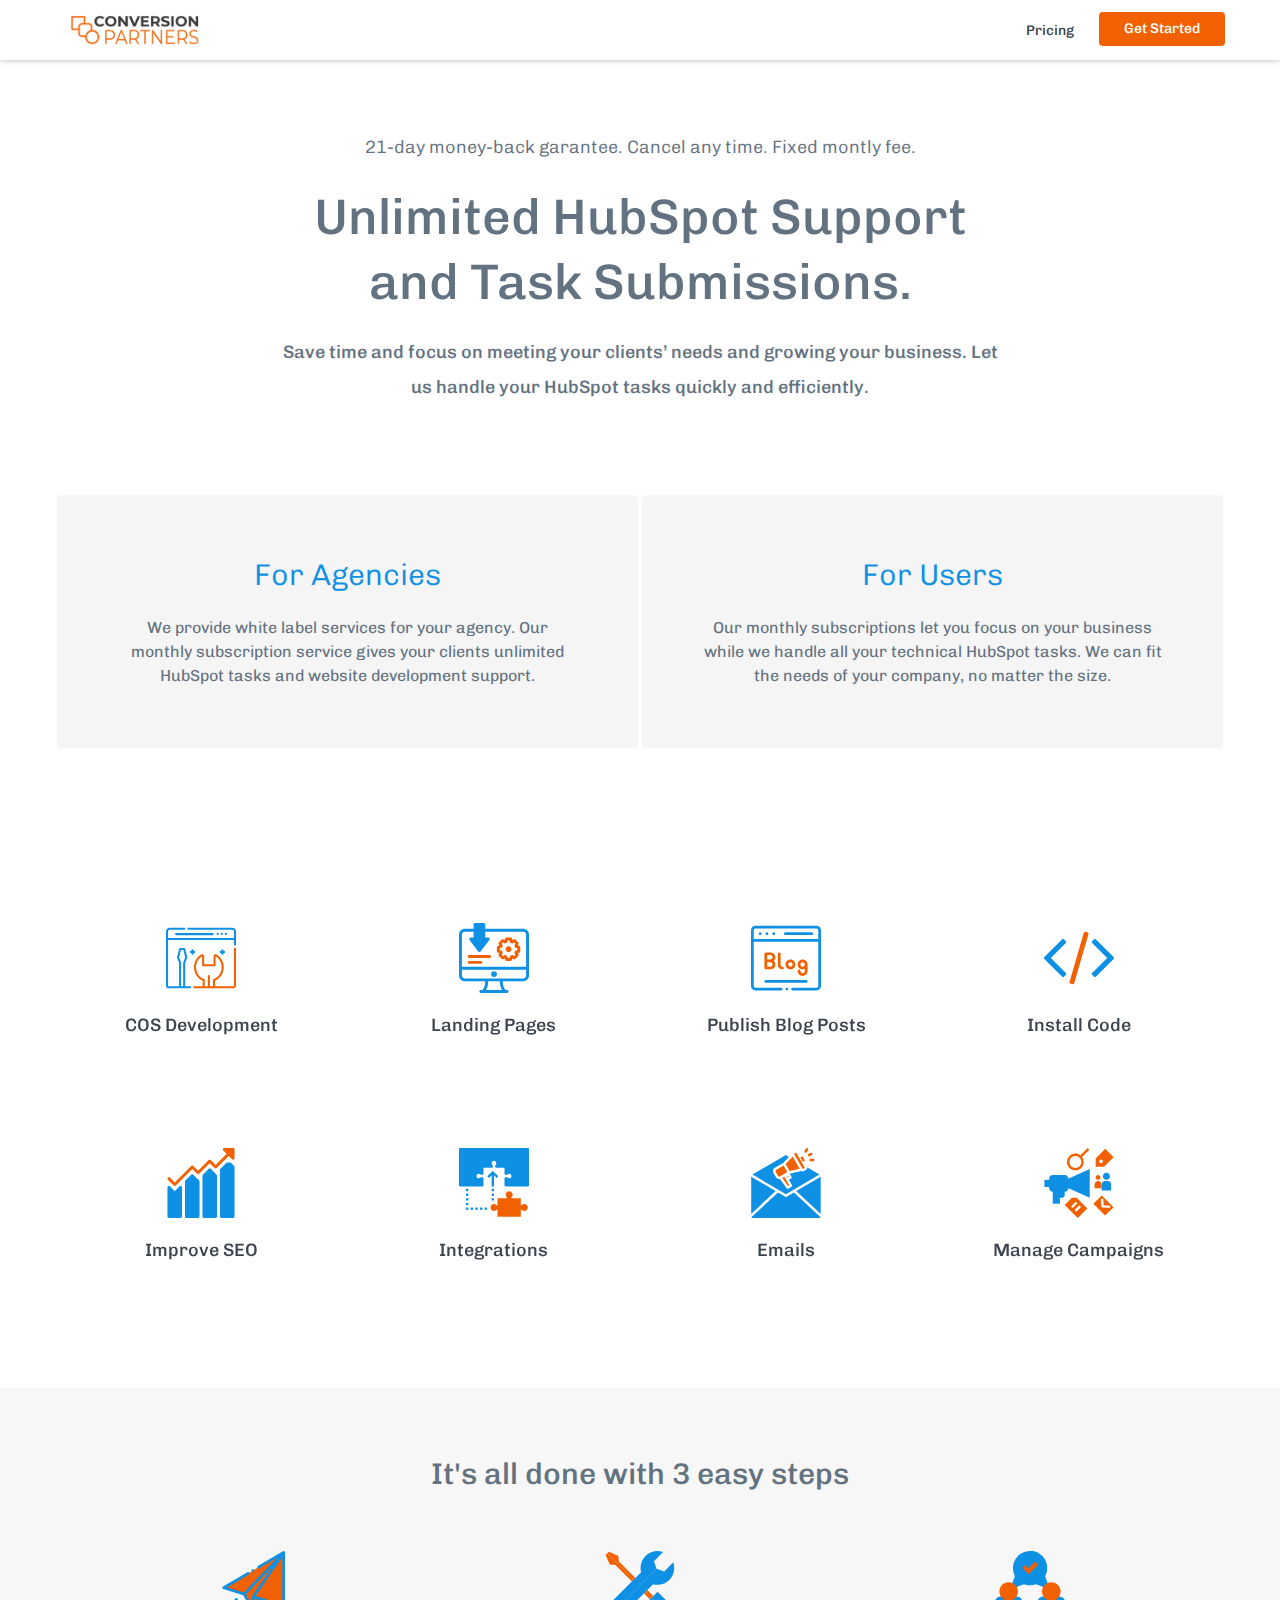
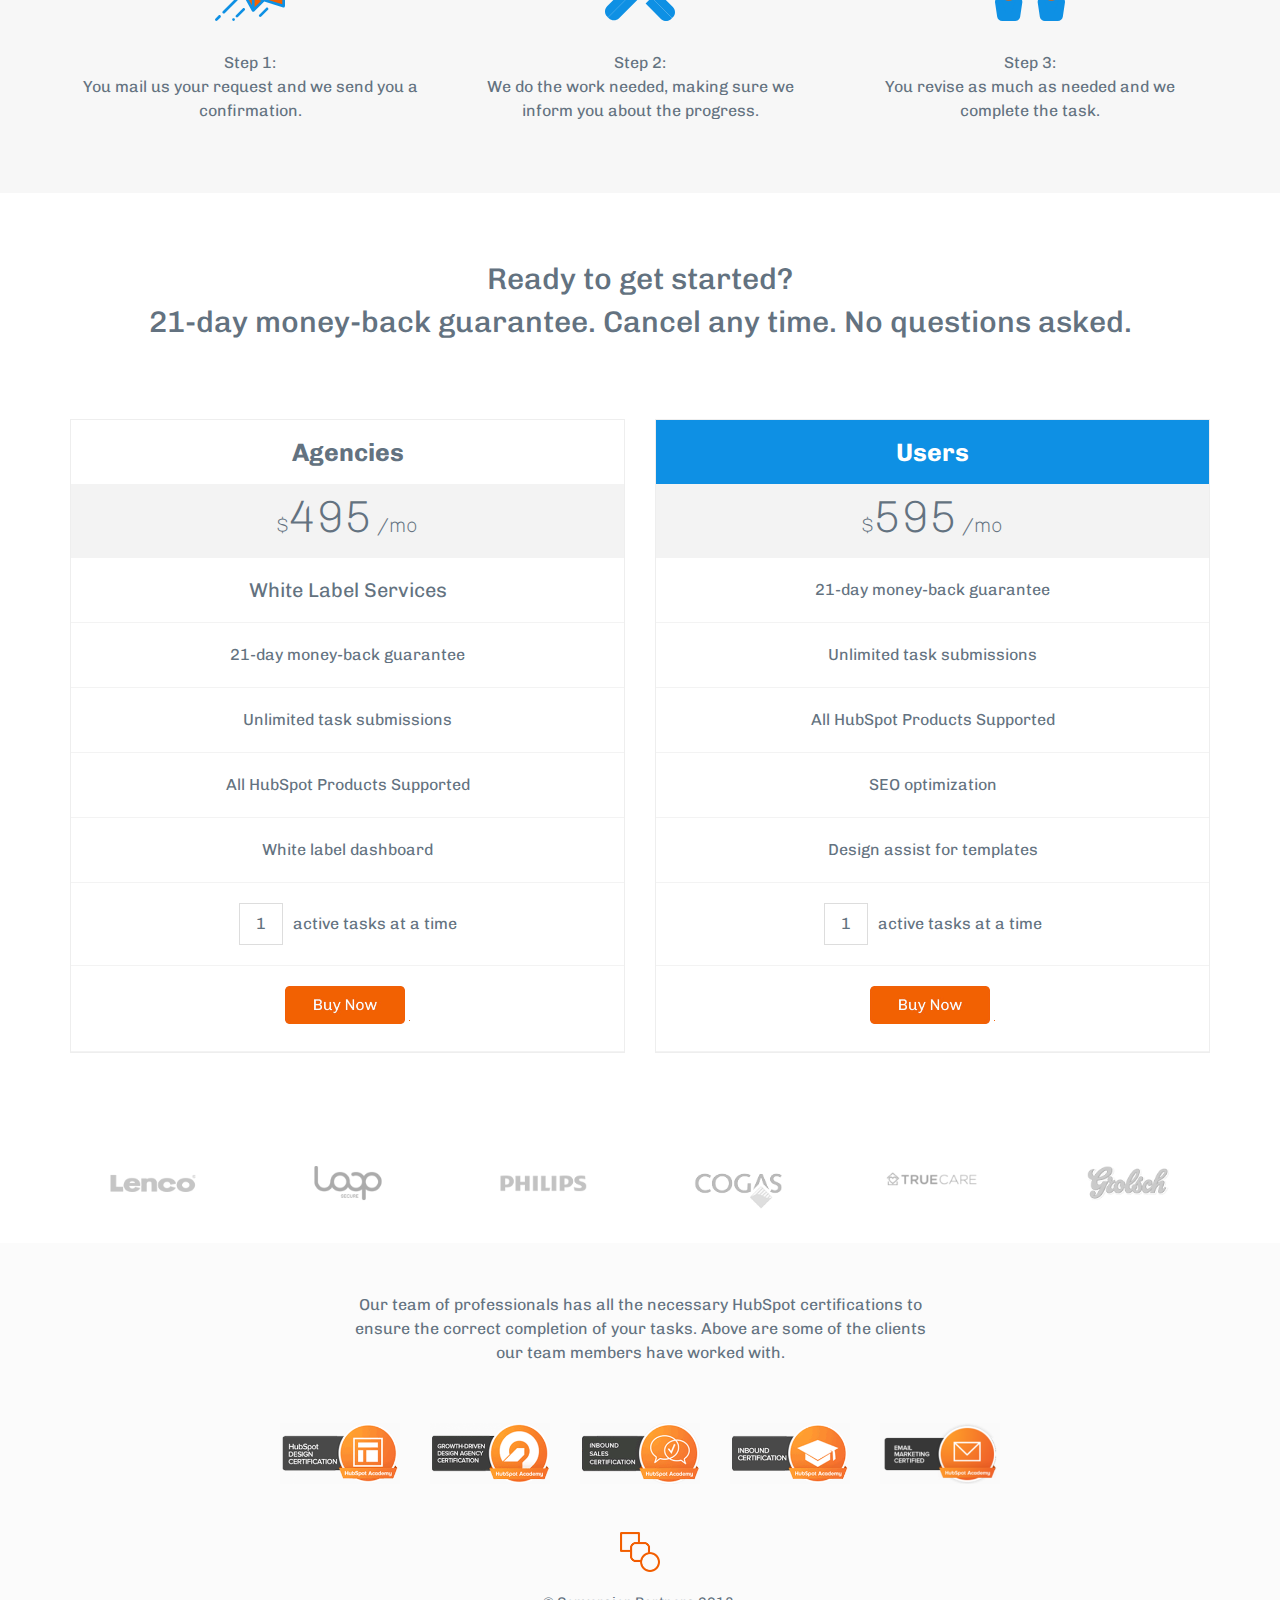
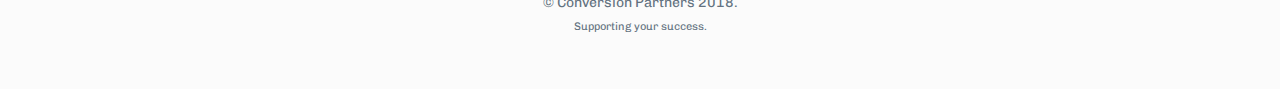
<file: index.html>
﻿<!DOCTYPE html>
<!--[if lt IE 10]> <html  lang="en" class="iex"> <![endif]-->
<!--[if (gt IE 10)|!(IE)]><!-->
<html lang="en">
<!--<![endif]-->
<head>
    <!-- Global site tag (gtag.js) - Google Analytics -->
    <script async src="https://www.googletagmanager.com/gtag/js?id=UA-127489970-1"></script>
    <script>
      window.dataLayer = window.dataLayer || [];
      function gtag(){dataLayer.push(arguments);}
      gtag('js', new Date());

      gtag('config', 'UA-127489970-1');
    </script>
    <!-- Hotjar Tracking Code for https://conversion.partners/ -->
    <script>
        (function(h,o,t,j,a,r){
            h.hj=h.hj||function(){(h.hj.q=h.hj.q||[]).push(arguments)};
            h._hjSettings={hjid:1063264,hjsv:6};
            a=o.getElementsByTagName('head')[0];
            r=o.createElement('script');r.async=1;
            r.src=t+h._hjSettings.hjid+j+h._hjSettings.hjsv;
            a.appendChild(r);
        })(window,document,'https://static.hotjar.com/c/hotjar-','.js?sv=');
    </script>
    <meta charset="utf-8">
    <meta http-equiv="X-UA-Compatible" content="IE=edge">
    <meta name="viewport" content="width=device-width, initial-scale=1">
    <title>Unlimited HubSpot Tasks | Conversion Partners</title>
    <meta name="description" content="Unlimited HubSpot Support and Task Submissions For A Fixed Monthly Fee.">
    <script src="scripts/jquery.min.js"></script>
    <link rel="stylesheet" href="scripts/bootstrap/css/bootstrap.css">
    <script src="scripts/script.js"></script>
    <link rel="stylesheet" href="style.css">
    <link rel="stylesheet" href="css/content-box.css">
    <link rel="stylesheet" href="css/image-box.css">
    <link rel="stylesheet" href="css/animations.css">
    <link rel="stylesheet" href='css/components.css'>
    <link rel="stylesheet" href='scripts/flexslider/flexslider.css'>
    <link rel="stylesheet" href='scripts/magnific-popup.css'>
    <link rel="stylesheet" href='scripts/php/contact-form.css'>
    <link rel="stylesheet" href='scripts/social.stream.css'>
    <link rel="stylesheet" href='scripts/jquery.flipster.min.css'>
    <link rel="icon" href="images/favicon.png">
    <link rel="stylesheet" href="skin.css">
</head>
<body>
    <div id="preloader"></div>
    <header class="fixed-top scroll-change" data-menu-anima="fade-in">
        <div class="navbar navbar-default mega-menu-fullwidth navbar-fixed-top" role="navigation">
            <div class="navbar navbar-main">
                <div class="container">
                    <div class="navbar-header">
                        <button type="button" class="navbar-toggle">
                            <i class="fa fa-bars"></i>
                        </button>
                        <a class="navbar-brand" href="index">
                            <img class="logo-default" src="images/logo.png" alt="Conversion Partners Logo" />
                            <img class="logo-retina" src="images/logo-retina.png" alt="Conversion Partners Logo" />
                        </a>
                    </div>
                    <div class="collapse navbar-collapse">
                        <ul class="nav navbar-nav navbar-right">
                            <li><a href="pricing">Pricing</a></li>
                            <!--<li><a href="blog">Blog</a></li>-->
                            <li class="btn-cta"><a class="btn-default btn" href="contact">Get Started</a></li>
                        </ul>
                    </div>
                </div>
            </div>
        </div>
    </header>
    <div class="section-empty text-center">
        <div class="container content">
            <div class="col-sm-12 col-md-8 col-center">
                <p class="text-light text-m">21-day money-back garantee. Cancel any time. Fixed montly fee.</p>
                <hr class="space xs" />

                <h1 class="text-xl">
                    Unlimited HubSpot Support and Task Submissions.
                </h1>
                <hr class="space xs" />

                <h2 class="text-m dark-text">
                    Save time and focus on meeting your clients’ needs and growing your business. Let us handle your HubSpot tasks quickly and efficiently.
                </h2>
                <hr class="space l" />
                <hr class="space m" />
            </div>
            <div class="row">
                <div class="col-sm-12 col-md-6 boxed-inverse">
                    <h4>For Agencies</h4>
                    <p>
                        We provide white label services for your agency. Our monthly subscription service gives your clients unlimited HubSpot tasks and website development support.
                    </p>
                    <!-- <hr class="space s" /> -->
                    <!-- <a href="web-services" class="btn-default btn btn-m">See Plans</a> -->
                </div>
                <div class="col-sm-12 col-md-6 boxed-inverse">
                    <h4>For Users</h4>
                    <p>
                        Our monthly subscriptions let you focus on your business while we handle all your technical HubSpot tasks. We can fit the needs of your company, no matter the size.
                    </p>
                    <!-- <hr class="space s" /> -->
                    <!-- <a href="inbound-services" class="btn-default btn btn-m">See Plans</a> -->
                </div>
            </div>
        </div>
    </div>
    <div class="section-empty section-item">
        <div class="container content">
            <div class="row">
                <div class="col-md-3">
                    <div class="advs-box advs-box-top-icon">
                        <img class="services-icon" src="images/icons/development.svg" alt="HubSpot COS Templates Development" />
                        <h3>COS Development</h3>
                    </div>
                </div>
                <div class="col-md-3">
                    <div class="advs-box advs-box-top-icon">
                        <img class="services-icon" src="images/icons/landing-page.svg" alt="HubSpot Landing Pages Development" />
                        <h3>Landing Pages</h3>
                    </div>
                </div>
                <div class="col-md-3">
                    <div class="advs-box advs-box-top-icon">
                        <img class="services-icon" src="images/icons/blog.svg" alt="HubSpot Blog Posts" />
                        <h3>Publish Blog Posts</h3>
                    </div>
                </div>
                <div class="col-md-3">
                    <div class="advs-box advs-box-top-icon">
                        <img class="services-icon" src="images/icons/code.svg" alt="HubSpot Install Code" />
                        <h3>Install Code</h3>
                    </div>
                </div>
            </div>
            <hr class="space s" />
            <div class="row">
                <div class="col-md-3">
                    <div class="advs-box advs-box-top-icon">
                        <img class="services-icon" src="images/icons/seo-fixes.svg" alt="Improve HubSpot SEO" />
                        <h3>Improve SEO</h3>
                    </div>
                </div>
                <div class="col-md-3">
                    <div class="advs-box advs-box-top-icon">
                        <img class="services-icon" src="images/icons/integrations.svg" alt="HubSpot Integrations" />
                        <h3>Integrations</h3>
                    </div>
                </div>
                <div class="col-md-3">
                    <div class="advs-box advs-box-top-icon">
                        <img class="services-icon" src="images/icons/email.svg" alt="HubSpot Emails" />
                        <h3>Emails</h3>
                    </div>
                </div>
                <div class="col-md-3">
                    <div class="advs-box advs-box-top-icon">
                        <img class="services-icon" src="images/icons/campaigns.svg" alt="Manage HubSpot Campaigns" />
                        <h3>Manage Campaigns</h3>
                    </div>
                </div>
            </div>
            
        </div>
    </div>
    <div class="section-bg-color">
        <div class="container content text-center">
            <h2>It's all done with 3 easy steps</h2>
            <div class="row">
            <hr class="space l" />
                <div class="col-md-4">
                    <img class="services-icon" src="images/icons/paper-plane.svg" alt="Email Request" />
                    <hr class="space m" />
                    <p>Step 1:<br/>You mail us your request and we send you a confirmation.</p>
                </div>
                <div class="col-md-4">
                    <img class="services-icon" src="images/icons/technical-support.svg" alt="Task Completion" />
                    <hr class="space m" />
                    <p>Step 2:<br/>We do the work needed, making sure we inform you about the progress.</p>
                </div>
                <div class="col-md-4">
                    <img class="services-icon" src="images/icons/confirmity.svg" alt="Revision and Confirmation" />
                    <hr class="space m" />
                    <p>Step 3:<br/>You revise as much as needed and we complete the task.</p>
                </div>
            </div>
        </div>
    </div>
    <div class="section-empty">
        <div class="container content text-center">
            <h2>Ready to get started?</h2>
            <h2>21-day money-back guarantee. Cancel any time. No questions asked.</h2>
            <hr class="space xl" />
            <div class="row">
                <div class="col-md-6">
                    <div class="columns">
                      <ul class="price">
                        <li class="header white">Agencies</li>
                        <li class="grey lighter">$<span class="pricevalue" id="agencypricevalue">495</span> /mo</li>
                        <!-- <li class="grey">$ 9.99 / year</li> -->
                        <li class="white-label">White Label Services</li>
                        <li>21-day money-back guarantee</li>
                        <li>Unlimited task submissions</li>
                        <li>All HubSpot Products Supported</li>
                        <li>White label dashboard</li>
                        <li>
                            <div class="price-dropdown" id="dropdown-agency-select">
                                <button class="dropbtn">1</button>
                                <div class="dropdown-content" id="agency-select">
                                    <a href="#" class="495">1</a>
                                    <a href="#" class="795">3</a>
                                    <a href="#" class="1595">7</a>
                                </div>
                            </div>active tasks at a time
                        </li>
                        <li>
                        <form id="agency-form" action="https://www.paypal.com/cgi-bin/webscr" method="post" target="_top">
                            <input type="hidden" name="cmd" value="_s-xclick">
                            <input type="hidden" name="hosted_button_id" value="E5FUL9W54KLZQ">
                            <table id="agency" class="hidden">
                            <tr><td><input type="hidden" name="on0" value="Tasks">Tasks</td></tr><tr><td><select id="new-agency-select" name="os0">
                                <option value="1 active task">1 active task $495.00 USD</option>
                                <option value="3 active tasks">3 active tasks $795.00 USD</option>
                                <option value="7 active tasks">7 active tasks $1,595.00 USD</option>
                            </select> </td></tr>
                            </table>
                            <input type="hidden" name="currency_code" value="USD">

                            <input type="image" src="images/buynow.png" border="0" width="120" name="submit" alt="PayPal – The safer, easier way to pay online!">
                            <img alt="" border="0" src="images/buynow.png" width="1" height="1">
                        </form>
                        </li>
                      </ul>
                    </div>
                </div>
                <div class="col-md-6">
                    <div class="columns">
                      <ul class="price nav">
                        <li class="header bg-blue">Users</li>
                        <!-- <li class="grey">$ 9.99 / year</li> -->
                        <li class="grey lighter">$<span class="pricevalue" id="userpricevalue">595</span> /mo</li>
                        <li>21-day money-back guarantee</li>
                        <li>Unlimited task submissions</li>
                        <li>All HubSpot Products Supported</li>
                        <li>SEO optimization</li>
                        <li>Design assist for templates</li>
                        <li>
                            <div class="price-dropdown" id="dropdown-user-select">
                                <button class="dropbtn">1</button>
                                <div class="dropdown-content" id="user-select">
                                    <a href="#" class="595">1</a>
                                    <a href="#" class="895">3</a>
                                    <a href="#" class="1695">7</a>
                                </div>
                            </div>active tasks at a time
                        </li>
                        <!-- <li class="grey"><a href="contact" class="btn btn-l btn-cta">Get Started</a></li> -->
                        <li>
                        <form action="https://www.paypal.com/cgi-bin/webscr" method="post" target="_top">
                            <input type="hidden" name="cmd" value="_s-xclick">
                            <input type="hidden" name="hosted_button_id" value="FY2QY75BQE6FL">
                            <table id="user" class="hidden">
                            <tr><td><input type="hidden" name="on0" value="User Tasks">User Tasks</td></tr><tr><td><select id="new-user-select" name="os0">
                                <option value="1 active task">1 active task $595.00 USD</option>
                                <option value="3 active tasks">3 active tasks $895.00 USD</option>
                                <option value="7 active tasks">7 active tasks $1,695.00 USD</option>
                            </select> </td></tr>
                            </table>
                            <input type="hidden" name="currency_code" value="USD">
                            <input type="image" src="images/buynow.png" border="0" width="120" name="submit" alt="PayPal – The safer, easier way to pay online!">
                            <img alt="" border="0" src="images/buynow.png" width="1" height="1">
                        </form>
                        </li>
                      </ul>
                    </div>
                </div>
            </div>
        </div>
    </div>
    <i class="scroll-top scroll-top-mobile fa fa-sort-asc"></i>
    <div class="section-empty section-clients">
        <div class="container content">
            <div class="flexslider carousel outer-navs png-over text-center" data-options="numItems:6,minWidth:100,itemMargin:30,controlNav:false,directionNav:false">
                <ul class="slides">
                    <li>
                        <a class="img-box" href="#">
                            <img src="images/clients-logos/client-1.png" alt="">
                        </a>
                    </li>
                    <li>
                        <a class="img-box" href="#">
                            <img src="images/clients-logos/client-2.png" alt="">
                        </a>
                    </li>
                    <li>
                        <a class="img-box" href="#">
                            <img src="images/clients-logos/client-3.png" alt="">
                        </a>
                    </li>
                    <li>
                        <a class="img-box" href="#">
                            <img src="images/clients-logos/client-4.png" alt="">
                        </a>
                    </li>
                    <li>
                        <a class="img-box" href="#">
                            <img src="images/clients-logos/client-5.png" alt="">
                        </a>
                    </li>
                    <li>
                        <a class="img-box" href="#">
                            <img src="images/clients-logos/client-6.png" alt="">
                        </a>
                    </li>
                    <li>
                        <a class="img-box" href="#">
                            <img src="images/clients-logos/client-7.png" alt="">
                        </a>
                    </li>
                    <li>
                        <a class="img-box" href="#">
                            <img src="images/clients-logos/client-8.png" alt="">
                        </a>
                    </li>
                    <li>
                        <a class="img-box" href="#">
                            <img src="images/clients-logos/client-9.png" alt="">
                        </a>
                    </li>
                    <li>
                        <a class="img-box" href="#">
                            <img src="images/clients-logos/client-10.png" alt="">
                        </a>
                    </li>
                    <li>
                        <a class="img-box" href="#">
                            <img src="images/clients-logos/client-11.png" alt="">
                        </a>
                    </li>
                    <li>
                        <a class="img-box" href="#">
                            <img src="images/clients-logos/client-12.png" alt="">
                        </a>
                    </li>
                    <li>
                        <a class="img-box" href="#">
                            <img src="images/clients-logos/client-13.png" alt="">
                        </a>
                    </li>
                    <li>
                        <a class="img-box" href="#">
                            <img src="images/clients-logos/client-14.png" alt="">
                        </a>
                    </li>
                    <li>
                        <a class="img-box" href="#">
                            <img src="images/clients-logos/client-15.png" alt="">
                        </a>
                    </li>
                </ul>
            </div>
        </div>
    </div>
    <footer class="footer-base footer-gray">
        <div class="content">
            <div class="container">
              <div class="row ">
                  <p>Our team of professionals has all the necessary HubSpot certifications to ensure the correct completion of your tasks. Above are some of the clients our team members have worked with.</p>
                  <ul class="hubspot-cert">
                      <li><img src="images/hubspot/design_certification.png" alt="HubSpot Design Certification"></li>
                      <li><img src="images/hubspot/growth_driven_design.png" alt="HubSpot Growth Driven Design Certification"></li>
                      <li><img src="images/hubspot/inbound_sales.png" alt="HubSpot Inbound Sales Certification"></li>
                      <li><img src="images/hubspot/inbound_certification.png" alt="HubSpot Inbound Certification"></li>
                      <li><img src="images/hubspot/email_certificate.png" alt="HubSpot Email Certification"></li>
                  </ul>
              </div>
                <!-- Footer Logo -->
                    <div class="text-center">
                        <a href="#top"><img src="images/logo-footer.png" width="50" alt=""></a>
                    </div>
                    <hr class="space s" />
                    <!-- End Footer Logo -->
                    <!-- Footer Text -->
                    <div class="text-center">
                        <!-- Copyright -->
                        <div class="footer-copy font-alt">
                            <a href="https://conversion.partners" target="_blank">© Conversion Partners 2018</a>.
                        </div>
                        <!-- End Copyright -->
                        <div class="footer-made">
                            Supporting your success.
                        </div>
                    </div>
                    <!-- End Footer Text -->
            </div>
        </div>
        <link rel="stylesheet" href="scripts/iconsmind/line-icons.min.css">
        <script async src="scripts/bootstrap/js/bootstrap.min.js"></script>
        <script type="text/javascript" src="scripts/imagesloaded.min.js"></script>
        <script type="text/javascript" src="scripts/parallax.min.js"></script>
        <script type="text/javascript" src='scripts/flexslider/jquery.flexslider-min.js'></script>
        <script type="text/javascript" src="scripts/jquery.magnific-popup.min.js"></script>
        <script type="text/javascript" async src='scripts/isotope.min.js'></script>
        <script src='scripts/jquery.slimscroll.min.js'></script>
        <script src='scripts/jquery.flipster.min.js'></script>
        <script src='scripts/smooth.scroll.min.js'></script>
        <script src='scripts/custom.js'></script>
    </footer>
<!-- Start of HubSpot Embed Code -->
  <script type="text/javascript" id="hs-script-loader" async defer src="//js.hs-scripts.com/5029802.js"></script>
<!-- End of HubSpot Embed Code -->
</body>
</html>
</file>
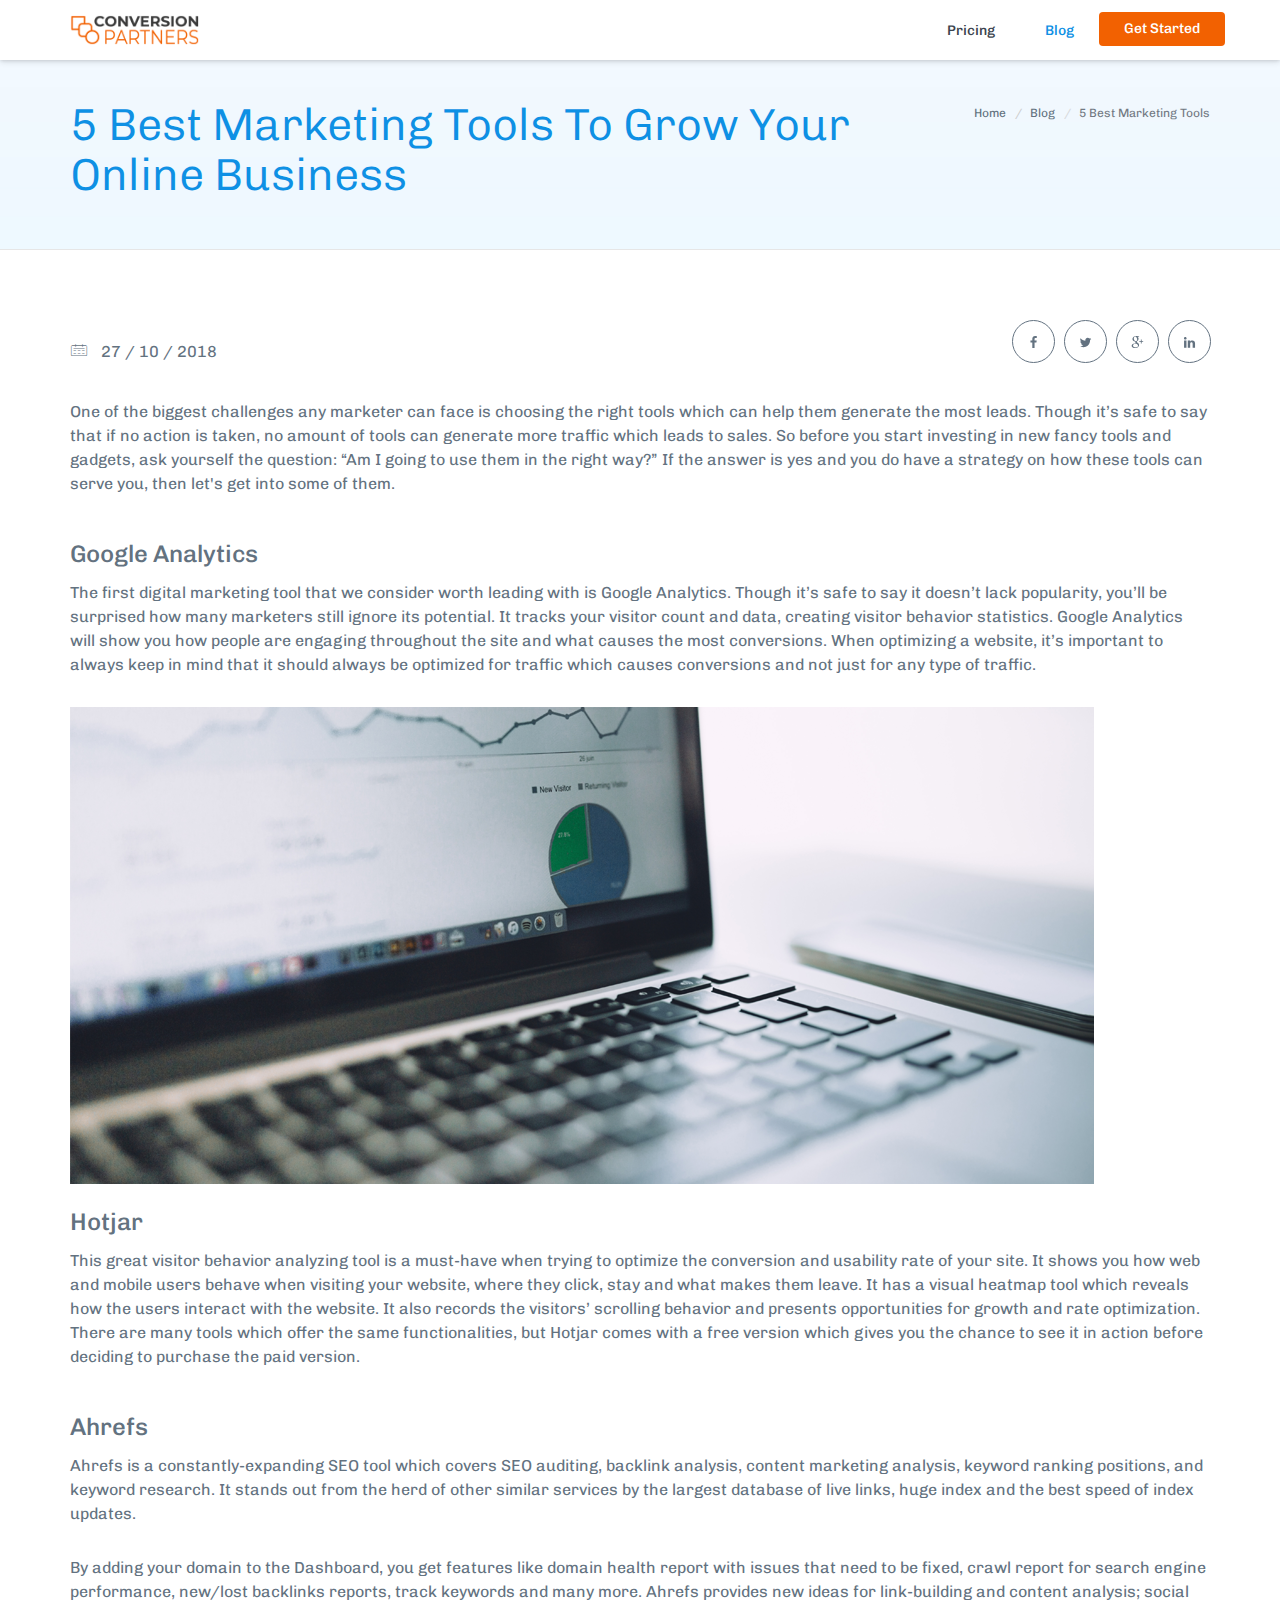
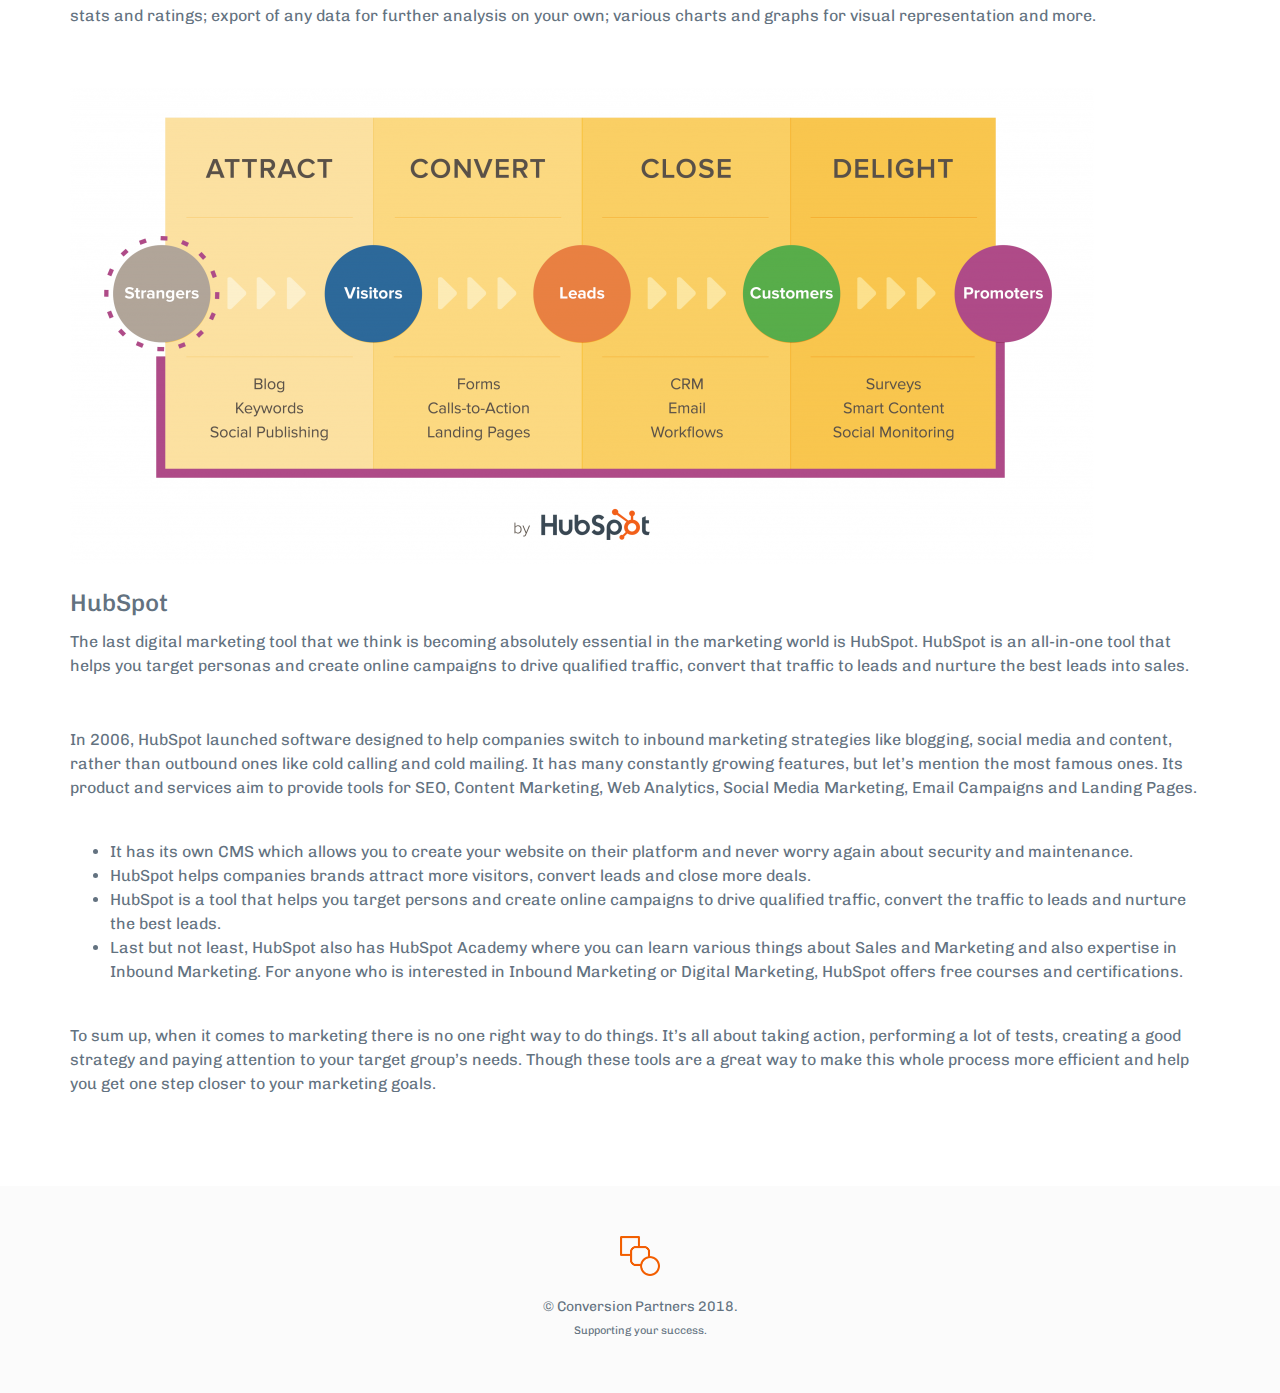
<file: 5-marketing-tools-to-grow-your-business.html>
﻿<!DOCTYPE html>
<!--[if lt IE 10]> <html  lang="en" class="iex"> <![endif]-->
<!--[if (gt IE 10)|!(IE)]><!-->
<html lang="en">
<!--<![endif]-->
<head>
    <meta charset="utf-8">
    <meta http-equiv="X-UA-Compatible" content="IE=edge">
    <meta name="viewport" content="width=device-width, initial-scale=1">
    <title>Blog | Conversion Partners</title>
    <meta name="description" content="5 Best Marketing Tools To Grow Your Online Business 2018.">
    <script src="scripts/jquery.min.js"></script>
    <link rel="stylesheet" href="scripts/bootstrap/css/bootstrap.css">
    <script src="scripts/script.js"></script>
    <link rel="stylesheet" href="style.css">
    <link rel="stylesheet" href="css/animations.css">
    <link rel="stylesheet" href='css/components.css'>
    <link rel="stylesheet" href='scripts/flexslider/flexslider.css'>
    <link rel="stylesheet" href='scripts/php/contact-form.css'>
    <link rel="icon" href="images/favicon.png">
    <link rel="stylesheet" href="skin.css">
    
</head>
<body>
    <div id="preloader"></div>
    <header class="fixed-top scroll-change" data-menu-anima="fade-in">
        <div class="navbar navbar-default mega-menu-fullwidth navbar-fixed-top" role="navigation">
            <div class="navbar navbar-main">
                <div class="container">
                    <div class="navbar-header">
                        <button type="button" class="navbar-toggle">
                            <i class="fa fa-bars"></i>
                        </button>
                        <a class="navbar-brand" href="index">
                            <img class="logo-default" src="images/logo.png" alt="logo" />
                            <img class="logo-retina" src="images/logo-retina.png" alt="logo" />
                        </a>
                    </div>
                    <div class="collapse navbar-collapse">
                        <ul class="nav navbar-nav navbar-right">
                            <li><a href="pricing">Pricing</a></li>
                            <li class="active"><a href="blog">Blog</a></li>
                            <li class="btn-cta"><a class="btn-default btn" href="contact">Get Started</a></li>
                        </ul>
                    </div>
                </div>
            </div>
        </div>
    </header>
    <div class="header-base bg-cover" style="background-image:url(images/bg-4.jpg)">
        <div class="container">
            <div class="row">
                <div class="col-md-9">
                    <div class="title-base text-left">
                        <h1>5 Best Marketing Tools To Grow Your Online Business</h1>
                    </div>
                </div>
                <div class="col-md-3">
                    <ol class="breadcrumb b">
                        <li><a href="index">Home</a></li>
                        <li><a href="blog">Blog</a></li>
                        <li class="active">5 Best Marketing Tools</li>
                    </ol>
                </div>
            </div>
        </div>
    </div>
    <div class="section-empty section-item">
        <div class="container content">
            <div class="row">
                <div class="col-md-6">
                    <hr class="space s" />
                    <div class="tag-row">
                        <span><i class="fa fa-calendar"></i> <a href="#">27 / 10 / 2018</a></span>
                        <!-- <span><i class="fa fa-bookmark"></i> <a href="#">Travel</a></span>
                        <span><i class="fa fa-pencil"></i><a href="#">Admin</a></span> -->
                    </div>
                </div>
                <div class="col-md-6 text-right text-center-sm">
                    <div class="btn-group social-group social-colors">
                        <a target="_blank" href="http://www.facebook.com/sharer.php?u=https://conversion.partners/5-marketing-tools-to-grow-your-business" data-social="share-facebook" data-toggle="tooltip" data-placement="top" title="Facebook"><i class="fa fa-facebook text-s circle"></i></a>
                        <a target="_blank" href="https://twitter.com/share?url=https://conversion.partners/5-marketing-tools-to-grow-your-business&amp;text=Conversion%20Partners&amp;hashtags=conversionpartners" data-social="share-twitter" data-toggle="tooltip" data-placement="top" title="Twitter"><i class="fa fa-twitter text-s circle"></i></a>
                        <a target="_blank" href="https://plus.google.com/share?url=https://conversion.partners/5-marketing-tools-to-grow-your-business" data-social="share-google" data-toggle="tooltip" data-placement="top" title="Google+"><i class="fa fa-google-plus text-s circle"></i></a>
                        <a target="_blank" href="http://www.linkedin.com/shareArticle?mini=true&amp;url=https://conversion.partners/5-marketing-tools-to-grow-your-business" data-social="share-linkedin" data-toggle="tooltip" data-placement="top" title="LinkedIn"><i class="fa fa-linkedin text-s circle"></i></a>
                    </div>
                </div>
            </div>
            <hr class="space m" />
            <div class="row">
                <div class="col-md-12">
                    <p>One of the biggest challenges any marketer can face is choosing the right tools which can help them generate the most leads. Though it’s safe to say that if no action is taken, no amount of tools can generate more traffic which leads to sales. So before you start investing in new fancy tools and gadgets, ask yourself the question: “Am I going to use them in the right way?” If the answer is yes and you do have a strategy on how these tools can serve you, then let's get into some of them.</p>
                    <hr class="space m" /> 

                    <h3>Google Analytics</h3>
                    <p>The first digital marketing tool that we consider worth leading with is Google Analytics. Though it’s safe to say it doesn’t lack popularity, you’ll be surprised how many marketers still ignore its potential. It tracks your visitor count and data, creating visitor behavior statistics.
                    Google Analytics will show you how people are engaging throughout the site and what causes the most conversions. When optimizing a website, it’s important to always keep in mind that it should always be optimized for traffic which causes conversions and not just for any type of traffic.</p>
                    <img class="img-blog" src="images/blog/traffic.png" alt="Google Analytics/>
                    <h3>Google Search Console</h3>
                    <p>The second digital marketing tool that should be a part of every marketer’s arsenal is Google Search Console. It’s completely free and it’s basically Google explaining how to rank on Google. What this tool can be used for is to find out which existing content of your website already ranks in Google and expand it further. So go on Google Search Console and check which terms people are searching for which relate to some of your content, let’s say an article, but are still not mentioned there. Take these terms and keep adding them to the article, keep rewriting and expanding your content, and watch your SEO traffic organically grow.</p>
                    <hr class="space m" /> 

                    <h3>Hotjar</h3>
                    <p>This great visitor behavior analyzing tool is a must-have when trying to optimize the conversion and usability rate of your site. It shows you how web and mobile users behave when visiting your website, where they click, stay and what makes them leave.
                    It has a visual heatmap tool which reveals how the users interact with the website. It also records the visitors’ scrolling behavior and presents opportunities for growth and rate optimization. There are many tools which offer the same functionalities, but Hotjar comes with a free version which gives you the chance to see it in action before deciding to purchase the paid version.</p>
                    <hr class="space m" /> 

                    <h3>Ahrefs</h3>
                    <p>Ahrefs is a constantly-expanding SEO tool which covers SEO auditing, backlink analysis, content marketing analysis, keyword ranking positions, and keyword research.
                    It stands out from the herd of other similar services by the largest database of live links, huge index and the best speed of index updates.</p>
                    <hr class="space s" /> 
                    <p>By adding your domain to the Dashboard, you get features like domain health report with issues that need to be fixed, crawl report for search engine performance, new/lost backlinks reports, track keywords and many more. 
                    Ahrefs provides new ideas for link-building and content analysis; social stats and ratings; export of any data for further analysis on your own; various charts and graphs for visual representation and more.</p>
                    <hr class="space m" /> 
                    <img class="img-blog" src="images/blog/hubspot.png" alt="HubSpot Inbound Marketing"/>

                    <h3>HubSpot</h3>
                    <p>The last digital marketing tool that we think is becoming absolutely essential in the marketing world is HubSpot. HubSpot is an all-in-one tool that helps you target personas and create online campaigns to drive qualified traffic, convert that traffic to leads and nurture the best leads into sales.</p>
                    <hr class="space s" /> 
                    <hr class="space s" /> 
                    <p>In 2006, HubSpot launched software designed to help companies switch to inbound marketing strategies like blogging, social media and content, rather than outbound ones like cold calling and cold mailing. It has many constantly growing features, but let’s mention the most famous ones.
                    Its product and services aim to provide tools for SEO, Content Marketing, Web Analytics, Social Media Marketing, Email Campaigns and Landing Pages.
                    <hr class="space m" /> 
                    <ul>
                    <li>It has its own CMS which allows you to create your website on their platform and never worry again about security and maintenance. </li>
                    <li>HubSpot helps companies brands attract more visitors, convert leads and close more deals.</li>
                    <li>HubSpot is a tool that helps you target persons and create online campaigns to drive qualified traffic, convert the traffic to leads and nurture the best leads.</li>
                    <li>Last but not least, HubSpot also has HubSpot Academy where you can learn various things about Sales and Marketing and also expertise in Inbound Marketing. For anyone who is interested in Inbound Marketing or Digital Marketing, HubSpot offers free courses and certifications.</li>
                    </ul>
                    <hr class="space m" /> 
                    To sum up, when it comes to marketing there is no one right way to do things. It’s all about taking action, performing a lot of tests, creating a good strategy and paying attention to your target group’s needs. Though these tools are a great way to make this whole process more efficient and help you get one step closer to your marketing goals.</p>

                </div>
            </div>
            <hr class="space s" /> 
        </div>
    </div>
    <i class="scroll-top scroll-top-mobile fa fa-sort-asc"></i>
    <footer class="footer-base footer-gray">
        <div class="content">
            <div class="container">
                <!-- Footer Logo -->
                    <div class="text-center">
                        <a href="#top"><img src="images/logo-footer.png" width="50" alt=""></a>
                    </div>
                    <hr class="space s" />
                    <!-- End Footer Logo -->
                    <!-- Footer Text -->
                    <div class="text-center">
                        <!-- Copyright -->
                        <div class="footer-copy font-alt">
                            <a href="https://conversion.partners" target="_blank">© Conversion Partners 2018</a>.
                        </div>
                        <!-- End Copyright -->
                        <div class="footer-made">
                            Supporting your success.
                        </div>
                    </div>
                    <!-- End Footer Text -->
            </div>
        </div>
        <link rel="stylesheet" href="scripts/iconsmind/line-icons.min.css">
        <script async src="scripts/bootstrap/js/bootstrap.min.js"></script>
        <script type="text/javascript" src="scripts/imagesloaded.min.js"></script>
        <script type="text/javascript" src="scripts/parallax.min.js"></script>
        <script type="text/javascript" src='scripts/flexslider/jquery.flexslider-min.js'></script>
        <script type="text/javascript" src="scripts/jquery.magnific-popup.min.js"></script>
        <script type="text/javascript" async src='scripts/isotope.min.js'></script>
        <script src='scripts/jquery.slimscroll.min.js'></script>
        <script src='scripts/jquery.flipster.min.js'></script>
        <script src='scripts/smooth.scroll.min.js'></script>
        <!-- <script src='contact.js'></script> -->
    </footer>
</body>
</html>
</file>
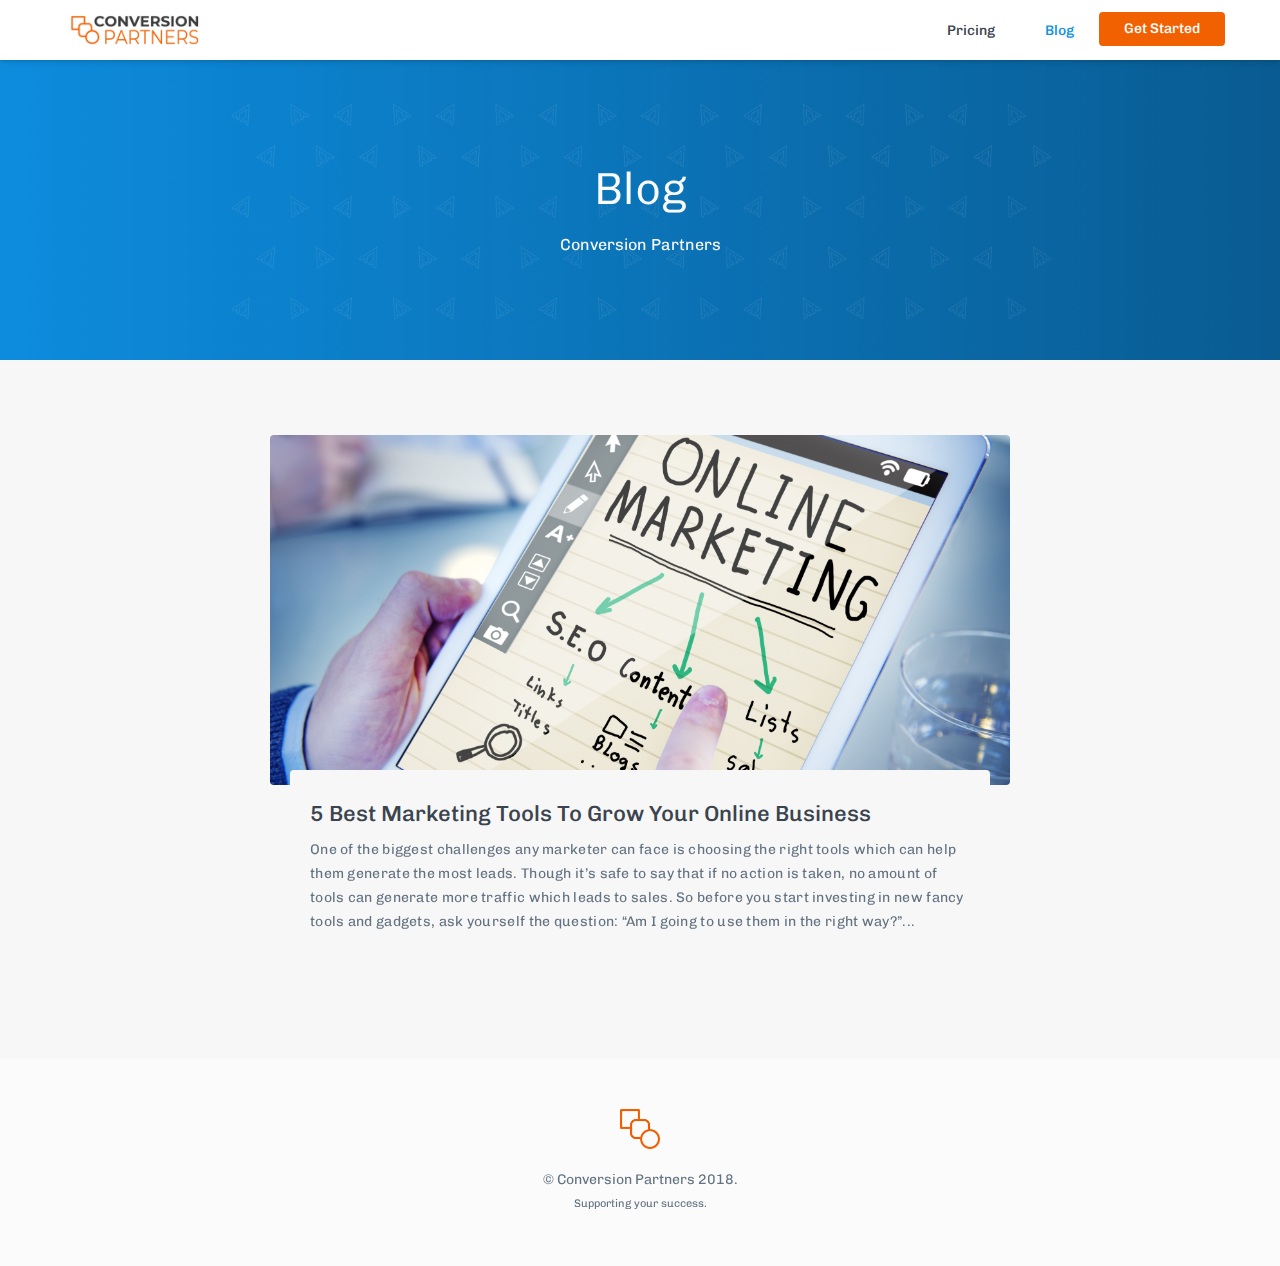
<file: blog.html>
﻿<!DOCTYPE html>
<!--[if lt IE 10]> <html  lang="en" class="iex"> <![endif]-->
<!--[if (gt IE 10)|!(IE)]><!-->
<html lang="en">
<!--<![endif]-->
<head>
    <meta charset="utf-8">
    <meta http-equiv="X-UA-Compatible" content="IE=edge">
    <meta name="viewport" content="width=device-width, initial-scale=1">
    <title>Blog | Conversion Partners</title>
    <meta name="description" content="Blog of Conversion Partners - Unlimited HubSpot Tasks for a fixed monthly fee.">
    <script src="scripts/jquery.min.js"></script>
    <link rel="stylesheet" href="scripts/bootstrap/css/bootstrap.css">
    <script src="scripts/script.js"></script>
    <link rel="stylesheet" href="style.css">
    <link rel="stylesheet" href="css/content-box.css">
    <link rel="stylesheet" href="css/animations.css">
    <link rel="stylesheet" href='scripts/flexslider/flexslider.css'>
    <link rel="stylesheet" href="css/components.css">
    <link rel="stylesheet" href='scripts/php/contact-form.css'>
    <link rel="icon" href="images/favicon.png">
    <link rel="stylesheet" href="skin.css"> 
</head>
<body>
    <div id="preloader"></div>
    <header class="fixed-top scroll-change" data-menu-anima="fade-in">
        <div class="navbar navbar-default mega-menu-fullwidth navbar-fixed-top" role="navigation">
            <div class="navbar navbar-main">
                <div class="container">
                    <div class="navbar-header">
                        <button type="button" class="navbar-toggle">
                            <i class="fa fa-bars"></i>
                        </button>
                        <a class="navbar-brand" href="index">
                            <img class="logo-default" src="images/logo.png" alt="logo" />
                            <img class="logo-retina" src="images/logo-retina.png" alt="logo" />
                        </a>
                    </div>
                    <div class="collapse navbar-collapse">
                        <ul class="nav navbar-nav navbar-right">
                            <li><a href="pricing">Pricing</a></li>
                            <li class="active"><a href="blog">Blog</a></li>
                            <li class="btn-cta"><a class="btn-default btn" href="contact">Get Started</a></li>
                        </ul>
                    </div>
                </div>
            </div>
        </div>
    </header>
    <div class="header-title ken-burn-center white" data-parallax="scroll" data-position="top" data-natural-height="553" data-natural-width="1920" data-image-src="images/bg-8.jpg">
        <div class="container">
            <div class="title-base">
                <hr class="anima" />
                <h1>Blog</h1>
                <p>Conversion Partners</p>
            </div>
        </div>
    </div>
    <div class="section-bg-color">
        <div class="container content">
            <div class="row">
                <div class="col-md-8 col-sm-12 col-center">
                    <div class="grid-list one-row-list">
                        <div class="grid-box">
                            <div class="grid-item">
                                <div class="advs-box advs-box-top-icon-img niche-box-post" data-anima="scale-rotate" data-trigger="hover">
                                    <a class="img-box" href="5-marketing-tools-to-grow-your-business"><img class="anima" src="images/gallery/large-1.jpg" alt="5 Marketing Tools To Grow Your Business" /></a>
                                    <div class="advs-box-content">
                                        <h2><a href="5-marketing-tools-to-grow-your-business">5 Best Marketing Tools To Grow Your Online Business</a></h2>
                                        <p class="niche-box-content">
                                            One of the biggest challenges any marketer can face is choosing the right tools which can help them generate the most leads. Though it’s safe to say that if no action is taken, no amount of tools can generate more traffic which leads to sales. So before you start investing in new fancy tools and gadgets, ask yourself the question: “Am I going to use them in the right way?”...
                                        </p>
                                    </div>
                                </div>
                                <hr class="space m" />
                            </div>
                        </div>
                    </div>
                </div>
            </div>
        </div>
    </div>
    <i class="scroll-top scroll-top-mobile fa fa-sort-asc"></i>
    <footer class="footer-base footer-gray">
        <div class="content">
            <div class="container">
                <!-- Footer Logo -->
                    <div class="text-center">
                        <a href="#top"><img src="images/logo-footer.png" width="50" alt=""></a>
                    </div>
                    <hr class="space s" />
                    <!-- End Footer Logo -->
                    <!-- Footer Text -->
                    <div class="text-center">
                        <!-- Copyright -->
                        <div class="footer-copy font-alt">
                            <a href="https://conversion.partners" target="_blank">© Conversion Partners 2018</a>.
                        </div>
                        <!-- End Copyright -->
                        <div class="footer-made">
                            Supporting your success.
                        </div>
                    </div>
                    <!-- End Footer Text -->
            </div>
        </div>
        <link rel="stylesheet" href="scripts/iconsmind/line-icons.min.css">
        <script async src="scripts/bootstrap/js/bootstrap.min.js"></script>
        <script type="text/javascript" src="scripts/imagesloaded.min.js"></script>
        <script type="text/javascript" src="scripts/parallax.min.js"></script>
        <script type="text/javascript" src='scripts/flexslider/jquery.flexslider-min.js'></script>
        <script type="text/javascript" src="scripts/jquery.magnific-popup.min.js"></script>
        <script type="text/javascript" async src='scripts/isotope.min.js'></script>
        <script src='scripts/jquery.slimscroll.min.js'></script>
        <script src='scripts/jquery.flipster.min.js'></script>
        <script src='scripts/smooth.scroll.min.js'></script>
        <!-- <script src='contact.js'></script> -->
    </footer>
</body>
</html>
</file>
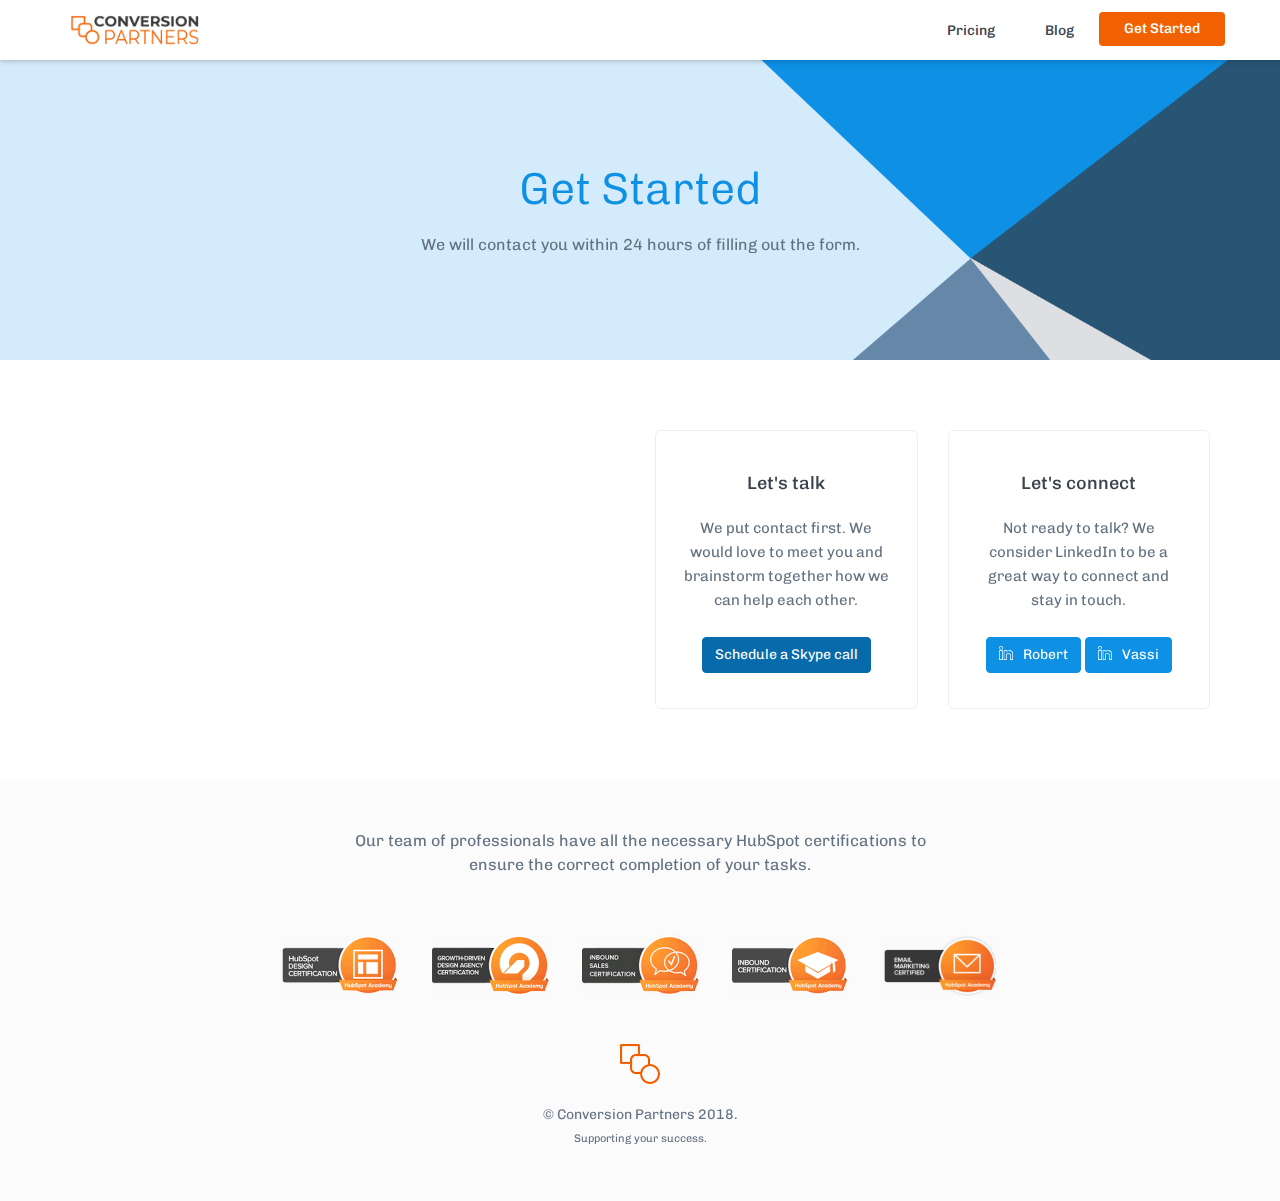
<file: contact.html>
<!DOCTYPE html>
<!--[if lt IE 10]> <html  lang="en" class="iex"> <![endif]-->
<!--[if (gt IE 10)|!(IE)]><!-->
<html lang="en">
<!--<![endif]-->
<head>
    <!-- Global site tag (gtag.js) - Google Analytics -->
    <script async src="https://www.googletagmanager.com/gtag/js?id=UA-127489970-1"></script>
    <script>
      window.dataLayer = window.dataLayer || [];
      function gtag(){dataLayer.push(arguments);}
      gtag('js', new Date());

      gtag('config', 'UA-127489970-1');
    </script>
    <!-- Hotjar Tracking Code for https://conversion.partners/ -->
    <script>
        (function(h,o,t,j,a,r){
            h.hj=h.hj||function(){(h.hj.q=h.hj.q||[]).push(arguments)};
            h._hjSettings={hjid:1063264,hjsv:6};
            a=o.getElementsByTagName('head')[0];
            r=o.createElement('script');r.async=1;
            r.src=t+h._hjSettings.hjid+j+h._hjSettings.hjsv;
            a.appendChild(r);
        })(window,document,'https://static.hotjar.com/c/hotjar-','.js?sv=');
    </script>
    <meta charset="utf-8">
    <meta http-equiv="X-UA-Compatible" content="IE=edge">
    <meta name="viewport" content="width=device-width, initial-scale=1">
    <title>Contact | Conversion Partners</title>
    <meta name="description" content="White-label HubSpot services for agencies">
    <script src="scripts/jquery.min.js "></script>
    <link rel="stylesheet" href="scripts/bootstrap/css/bootstrap.css">
    <script src="scripts/script.js"></script>
    <link rel="stylesheet" href="style.css">
    <link rel="stylesheet" href="css/image-box.css">
    <link rel="stylesheet" href="css/content-box.css">
    <link rel="stylesheet" href="css/components.css">
    <link rel="stylesheet" href='scripts/php/contact-form.css'>
    <link rel="stylesheet" href="css/animations.css">
    <link rel="stylesheet" href='scripts/flexslider/flexslider.css'>
    <link rel="stylesheet" href='scripts/magnific-popup.css'>
    <link rel="icon" href="images/favicon.png">
    <link rel="stylesheet" href="skin.css">
</head>
<body>
    <div id="preloader"></div>
    <header class="fixed-top scroll-change" data-menu-anima="fade-in">
        <div class="navbar navbar-default mega-menu-fullwidth navbar-fixed-top" role="navigation">
            <div class="navbar navbar-main">
                <div class="container">
                    <div class="navbar-header">
                        <button type="button" class="navbar-toggle">
                            <i class="fa fa-bars"></i>
                        </button>
                        <a class="navbar-brand" href="index">
                            <img class="logo-default" src="images/logo.png" alt="logo" />
                            <img class="logo-retina" src="images/logo-retina.png" alt="logo" />
                        </a>
                    </div>
                    <div class="collapse navbar-collapse">
                        <ul class="nav navbar-nav navbar-right">
                            <li><a href="Pricing">Pricing</a></li>
                            <li><a href="blog">Blog</a></li>
                            <li class="btn-cta"><a class="btn-default btn" href="contact">Get Started</a></li>
                        </ul>
                    </div>
                </div>
            </div>
        </div>
    </header>
    <div class="header-title ken-burn" data-parallax="scroll" data-position="top" data-natural-height="650" data-natural-width="1920" data-image-src="images/bg-12.png">
        <div class="container">
            <div class="title-base">
                <hr class="anima" />
                <h1>Get Started</h1>
                <p>
                    We will contact you within 24 hours of filling out the form.
                </p>
            </div>
        </div>
    </div>

    <div class="section-empty">
        <div class="container content">
            <div class="row">
                <div class="col-md-6 col-sm-12 text-left col-contact-form">
                    <script charset="utf-8" type="text/javascript" src="//js.hsforms.net/forms/shell.js"></script>
                        <script>
                          hbspt.forms.create({
                            portalId: "5029802",
                            formId: "38caa9ea-7ce1-4107-81e6-ecdc9c73b50f"
                        });
                        </script>
                </div>
                <div class="col-md-3 col-sm-12">
                    <div class="advs-box advs-box-top-icon boxed-inverse" data-trigger="hover">
                        <h3>Let's talk</h3>
                        <p>
                           We put contact first. We would love to meet you and brainstorm together how we can help each other.
                        </p>
                        <hr class="space xs" />
                        <a href="https://calendly.com/conversion-partners/45min/" target="_blank" class="btn-default btn btn-m btn-dark">Schedule a Skype call</a>
                    </div>
                </div>
                <div class="col-md-3 col-sm-12">
                    <div class="advs-box advs-box-top-icon boxed-inverse" data-trigger="hover">
                        <h3>Let's connect</h3>
                        <p>
                            Not ready to talk? We consider LinkedIn to be a great way to connect and stay in touch.
                        </p>
                        <hr class="space xs" />
                        <a href="https://www.linkedin.com/in/robertjessecooke/" target="_blank" class="btn-default btn btn-m"><i class="im-linkedin"></i>Robert</a>
                        <a href="https://www.linkedin.com/in/vassyrng/" target="_blank" class="btn-default btn btn-m"><i class="im-linkedin"></i>Vassi</a>
                    </div>
                </div>
            </div>
        </div>
    </div>

    <i class="scroll-top scroll-top-mobile fa fa-sort-asc"></i>
    <footer class="footer-base footer-gray">
        <div class="content">
            <div class="container">
              <div class="row">
                  <p>Our team of professionals have all the necessary HubSpot certifications to ensure the correct completion of your tasks.</p>
                  <ul class="hubspot-cert">
                      <li><img src="images/hubspot/design_certification.png" alt="HubSpot Design Certification"></li>
                      <li><img src="images/hubspot/growth_driven_design.png" alt="HubSpot Growth Driven Design Certification"></li>
                      <li><img src="images/hubspot/inbound_sales.png" alt="HubSpot Inbound Sales Certification"></li>
                      <li><img src="images/hubspot/inbound_certification.png" alt="HubSpot Inbound Certification"></li>
                      <li><img src="images/hubspot/email_certificate.png" alt="HubSpot Email Certification"></li>
                  </ul>
              </div>
                <!-- Footer Logo -->
                    <div class="text-center">
                        <a href="#top"><img src="images/logo-footer.png" width="50" alt=""></a>
                    </div>
                    <hr class="space s" />
                    <!-- End Footer Logo -->
                    <!-- Footer Text -->
                    <div class="text-center">
                        <!-- Copyright -->
                        <div class="footer-copy font-alt">
                            <a href="https://conversion.partners" target="_blank">© Conversion Partners 2018</a>.
                        </div>
                        <!-- End Copyright -->
                        <div class="footer-made">
                            Supporting your success.
                        </div>
                    </div>
                    <!-- End Footer Text -->
            </div>
        </div>
        <link rel="stylesheet" href="scripts/iconsmind/line-icons.min.css">
        <script async src="scripts/bootstrap/js/bootstrap.min.js"></script>
        <script type="text/javascript" src="scripts/imagesloaded.min.js"></script>
        <script type="text/javascript" src="scripts/parallax.min.js"></script>
        <script type="text/javascript" src='scripts/flexslider/jquery.flexslider-min.js'></script>
        <script type="text/javascript" src="scripts/jquery.magnific-popup.min.js"></script>
        <script type="text/javascript" async src='scripts/isotope.min.js'></script>
        <script src='scripts/jquery.slimscroll.min.js'></script>
        <script src='scripts/jquery.flipster.min.js'></script>
        <script src='scripts/smooth.scroll.min.js'></script>
        <!-- <script src='contact.js'></script> -->
    </footer>
<!-- Start of HubSpot Embed Code -->
  <script type="text/javascript" id="hs-script-loader" async defer src="//js.hs-scripts.com/5029802.js"></script>
<!-- End of HubSpot Embed Code -->
</body>
</html>
</file>
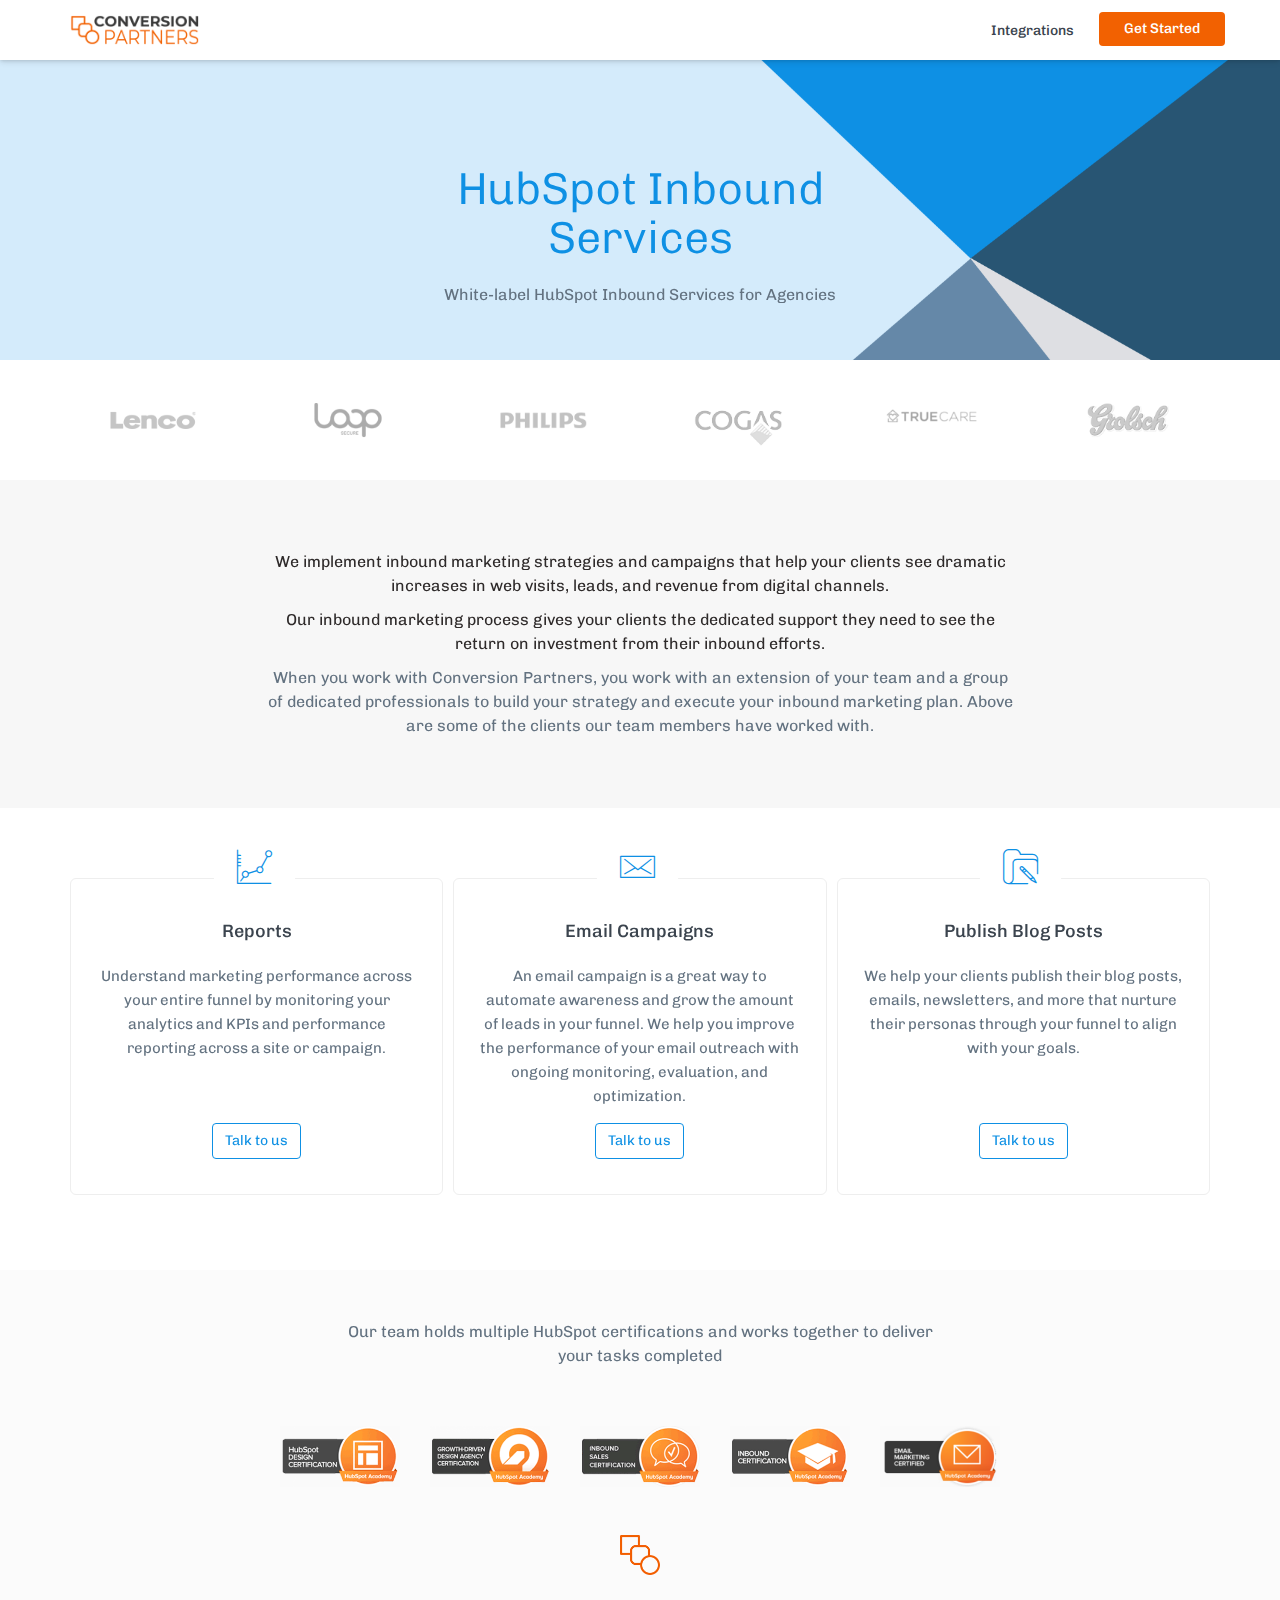
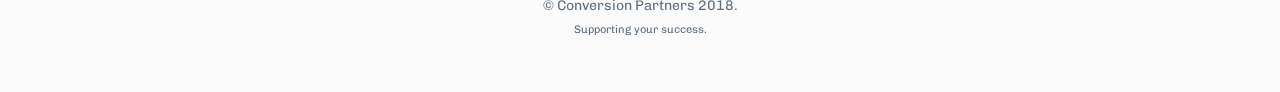
<file: inbound-services.html>
<!DOCTYPE html>
<!--[if lt IE 10]> <html  lang="en" class="iex"> <![endif]-->
<!--[if (gt IE 10)|!(IE)]><!-->
<html lang="en">
<!--<![endif]-->

<head>
    <!-- Global site tag (gtag.js) - Google Analytics -->
    <script async src="https://www.googletagmanager.com/gtag/js?id=UA-127489970-1"></script>
    <script>
        window.dataLayer = window.dataLayer || [];

        function gtag() {
            dataLayer.push(arguments);
        }
        gtag('js', new Date());

        gtag('config', 'UA-127489970-1');
    </script>
    <!-- Hotjar Tracking Code for https://conversion.partners/ -->
    <script>
        (function(h,o,t,j,a,r){
            h.hj=h.hj||function(){(h.hj.q=h.hj.q||[]).push(arguments)};
            h._hjSettings={hjid:1063264,hjsv:6};
            a=o.getElementsByTagName('head')[0];
            r=o.createElement('script');r.async=1;
            r.src=t+h._hjSettings.hjid+j+h._hjSettings.hjsv;
            a.appendChild(r);
        })(window,document,'https://static.hotjar.com/c/hotjar-','.js?sv=');
    </script>
    <meta charset="utf-8">
    <meta http-equiv="X-UA-Compatible" content="IE=edge">
    <meta name="viewport" content="width=device-width, initial-scale=1">
    <title>HubSpot Inbound Services | Conversion Partners</title>
    <meta name="description" content="White-label HubSpot services for agencies">
    <script src="scripts/jquery.min.js "></script>
    <link rel="stylesheet" href="scripts/bootstrap/css/bootstrap.css">
    <script src="scripts/script.js"></script>
    <link rel="stylesheet" href="style.css">
    <link rel="stylesheet" href="css/image-box.css">
    <link rel="stylesheet" href="css/content-box.css">
    <link rel="stylesheet" href="css/components.css">
    <link rel="stylesheet" href='scripts/php/contact-form.css'>
    <link rel="stylesheet" href="css/animations.css">
    <link rel="stylesheet" href='scripts/flexslider/flexslider.css'>
    <link rel="stylesheet" href='scripts/magnific-popup.css'>
    <link rel="icon" href="images/favicon.png">
    <link rel="stylesheet" href="skin.css">
</head>

<body>
    <div id="preloader"></div>
    <header class="fixed-top scroll-change" data-menu-anima="fade-in">
        <div class="navbar navbar-default mega-menu-fullwidth navbar-fixed-top" role="navigation">
            <div class="navbar navbar-main">
                <div class="container">
                    <div class="navbar-header">
                        <button type="button" class="navbar-toggle">
                            <i class="fa fa-bars"></i>
                        </button>
                        <a class="navbar-brand" href="index.html">
                            <img class="logo-default" src="images/logo.png" alt="logo" />
                            <img class="logo-retina" src="images/logo-retina.png" alt="logo" />
                        </a>
                    </div>
                    <div class="collapse navbar-collapse">
                        <ul class="nav navbar-nav navbar-right">
                            <li><a href="integrations.html">Integrations</a></li>
                            <li class="btn-cta"><a class="btn-default btn" href="contact.html">Get Started</a></li>
                        </ul>
                    </div>
                </div>
            </div>
        </div>
    </header>
    <div class="header-title ken-burn" data-parallax="scroll" data-position="top" data-natural-height="650" data-natural-width="1920" data-image-src="images/bg-12.png">
        <div class="container">
            <div class="title-base">
                <hr class="anima" />
                <h1>HubSpot Inbound Services</h1>
                <p>
                    White-label HubSpot Inbound Services for Agencies
                </p>
            </div>
        </div>
    </div>
    <div class="section-empty section-clients">
        <div class="container content">
            <div class="flexslider carousel outer-navs png-over text-center" data-options="numItems:6,minWidth:100,itemMargin:30,controlNav:false,directionNav:false">
                <ul class="slides">
                    <li>
                        <a class="img-box" href="#">
                            <img src="images/clients-logos/client-1.png" alt="">
                        </a>
                    </li>
                    <li>
                        <a class="img-box" href="#">
                            <img src="images/clients-logos/client-2.png" alt="">
                        </a>
                    </li>
                    <li>
                        <a class="img-box" href="#">
                            <img src="images/clients-logos/client-3.png" alt="">
                        </a>
                    </li>
                    <li>
                        <a class="img-box" href="#">
                            <img src="images/clients-logos/client-4.png" alt="">
                        </a>
                    </li>
                    <li>
                        <a class="img-box" href="#">
                            <img src="images/clients-logos/client-5.png" alt="">
                        </a>
                    </li>
                    <li>
                        <a class="img-box" href="#">
                            <img src="images/clients-logos/client-6.png" alt="">
                        </a>
                    </li>
                    <li>
                        <a class="img-box" href="#">
                            <img src="images/clients-logos/client-7.png" alt="">
                        </a>
                    </li>
                    <li>
                        <a class="img-box" href="#">
                            <img src="images/clients-logos/client-8.png" alt="">
                        </a>
                    </li>
                    <li>
                        <a class="img-box" href="#">
                            <img src="images/clients-logos/client-9.png" alt="">
                        </a>
                    </li>
                    <li>
                        <a class="img-box" href="#">
                            <img src="images/clients-logos/client-10.png" alt="">
                        </a>
                    </li>
                    <li>
                        <a class="img-box" href="#">
                            <img src="images/clients-logos/client-11.png" alt="">
                        </a>
                    </li>
                    <li>
                        <a class="img-box" href="#">
                            <img src="images/clients-logos/client-12.png" alt="">
                        </a>
                    </li>
                    <li>
                        <a class="img-box" href="#">
                            <img src="images/clients-logos/client-13.png" alt="">
                        </a>
                    </li>
                    <li>
                        <a class="img-box" href="#">
                            <img src="images/clients-logos/client-14.png" alt="">
                        </a>
                    </li>
                    <li>
                        <a class="img-box" href="#">
                            <img src="images/clients-logos/client-15.png" alt="">
                        </a>
                    </li>
                </ul>
            </div>
        </div>
    </div>
    <div class="section-bg-color">
        <div class="container content">
            <div class="row">
                <div class="col-md-8 col-center text-center">
                    <p  class="dark-text">
                        We implement inbound marketing strategies and campaigns that help your clients see dramatic increases in web visits, leads, and revenue from digital channels.
                      </p>
                      <p  class="dark-text">
                        Our inbound marketing process gives your clients the dedicated support they need to see
                        the return on investment from their inbound efforts.
                      </p>
                      <p>
                      When you work with Conversion Partners, you work with an extension of your team and a group of dedicated professionals to build your strategy and execute your
                        inbound marketing plan. Above are some of the clients our team members have worked with.
                    </p>
                </div>
            </div>
        </div>
    </div>
    <div class="section-empty section-item">
        <div class="container content">
            <div class="grid-list list-sm-6">
                <div class="grid-box row">
                    <div class="grid-item col-md-4">
                        <div class="advs-box advs-box-top-icon boxed-inverse" data-anima="rotate-20" data-trigger="hover">
                            <i class="im-statistic icon circle anima"></i>
                            <h3>Reports</h3>
                            <p>
                                Understand marketing performance across your entire funnel by monitoring your analytics and KPIs and performance reporting across a site or campaign.<br/><br/><br/>
                            </p>
                            <a class="btn btn-border btn-s" href="contact.html">Talk to us</a>
                        </div>
                    </div>
                    <div class="grid-item col-md-4">
                        <div class="advs-box advs-box-top-icon boxed-inverse" data-anima="rotate-20" data-trigger="hover">
                            <i class="im-email icon circle anima"></i>
                            <h3>Email Campaigns</h3>
                            <p>
                                An email campaign is a great way to automate awareness and grow the amount of leads in your funnel. We help you improve the performance of your email outreach with ongoing monitoring, evaluation, and optimization.
                            </p>
                            <a class="btn btn-border btn-s" href="contact.html">Talk to us</a>
                        </div>
                    </div>
                    <div class="grid-item col-md-4">
                        <div class="advs-box advs-box-top-icon boxed-inverse" data-anima="rotate-20" data-trigger="hover">
                            <i class="im-folder-edit icon circle anima"></i>
                            <h3>Publish Blog Posts</h3>
                            <p>
                                We help your clients publish their blog posts, emails, newsletters, and more that nurture their personas through your funnel to align with your goals.<br/><br/><br/>
                            </p>
                            <a class="btn btn-border btn-s" href="contact.html">Talk to us</a>
                        </div>
                    </div>
                </div>
            </div>
        </div>
    </div>
    <i class="scroll-top scroll-top-mobile fa fa-sort-asc"></i>
    <footer class="footer-base footer-gray">
        <div class="content">
            <div class="container">
                <div class="row">
                    <p>Our team holds multiple HubSpot certifications and works together to deliver your tasks completed</p>
                    <ul class="hubspot-cert">
                      <li><img src="images/hubspot/design_certification.png" alt="HubSpot Design Certification"></li>
                      <li><img src="images/hubspot/growth_driven_design.png" alt="HubSpot Growth Driven Design Certification"></li>
                      <li><img src="images/hubspot/inbound_sales.png" alt="HubSpot Inbound Sales Certification"></li>
                      <li><img src="images/hubspot/inbound_certification.png" alt="HubSpot Inbound Certification"></li>
                      <li><img src="images/hubspot/email_certificate.png" alt="HubSpot Email Certification"></li>
                    </ul>
                </div>
                <!-- Footer Logo -->
                <div class="text-center">
                    <a href="#top"><img src="images/logo-footer.png" width="50" alt=""></a>
                </div>
                <hr class="space s" />
                <!-- End Footer Logo -->
                <!-- Footer Text -->
                <div class="text-center">
                    <!-- Copyright -->
                    <div class="footer-copy font-alt">
                        <a href="https://conversion.partners" target="_blank">© Conversion Partners 2018</a>.
                    </div>
                    <!-- End Copyright -->
                    <div class="footer-made">
                        Supporting your success.
                    </div>
                </div>
                <!-- End Footer Text -->
            </div>
        </div>
        <link rel="stylesheet" href="scripts/iconsmind/line-icons.min.css">
        <script async src="scripts/bootstrap/js/bootstrap.min.js"></script>
        <script type="text/javascript" src="scripts/imagesloaded.min.js"></script>
        <script type="text/javascript" src="scripts/parallax.min.js"></script>
        <script type="text/javascript" src='scripts/flexslider/jquery.flexslider-min.js'></script>
        <script type="text/javascript" src="scripts/jquery.magnific-popup.min.js"></script>
        <script type="text/javascript" async src='scripts/isotope.min.js'></script>
        <script src='scripts/jquery.slimscroll.min.js'></script>
        <script src='scripts/jquery.flipster.min.js'></script>
        <script src='scripts/smooth.scroll.min.js'></script>
    </footer>
<!-- Start of HubSpot Embed Code -->
  <script type="text/javascript" id="hs-script-loader" async defer src="//js.hs-scripts.com/5029802.js"></script>
<!-- End of HubSpot Embed Code -->
</body>

</html>
</file>
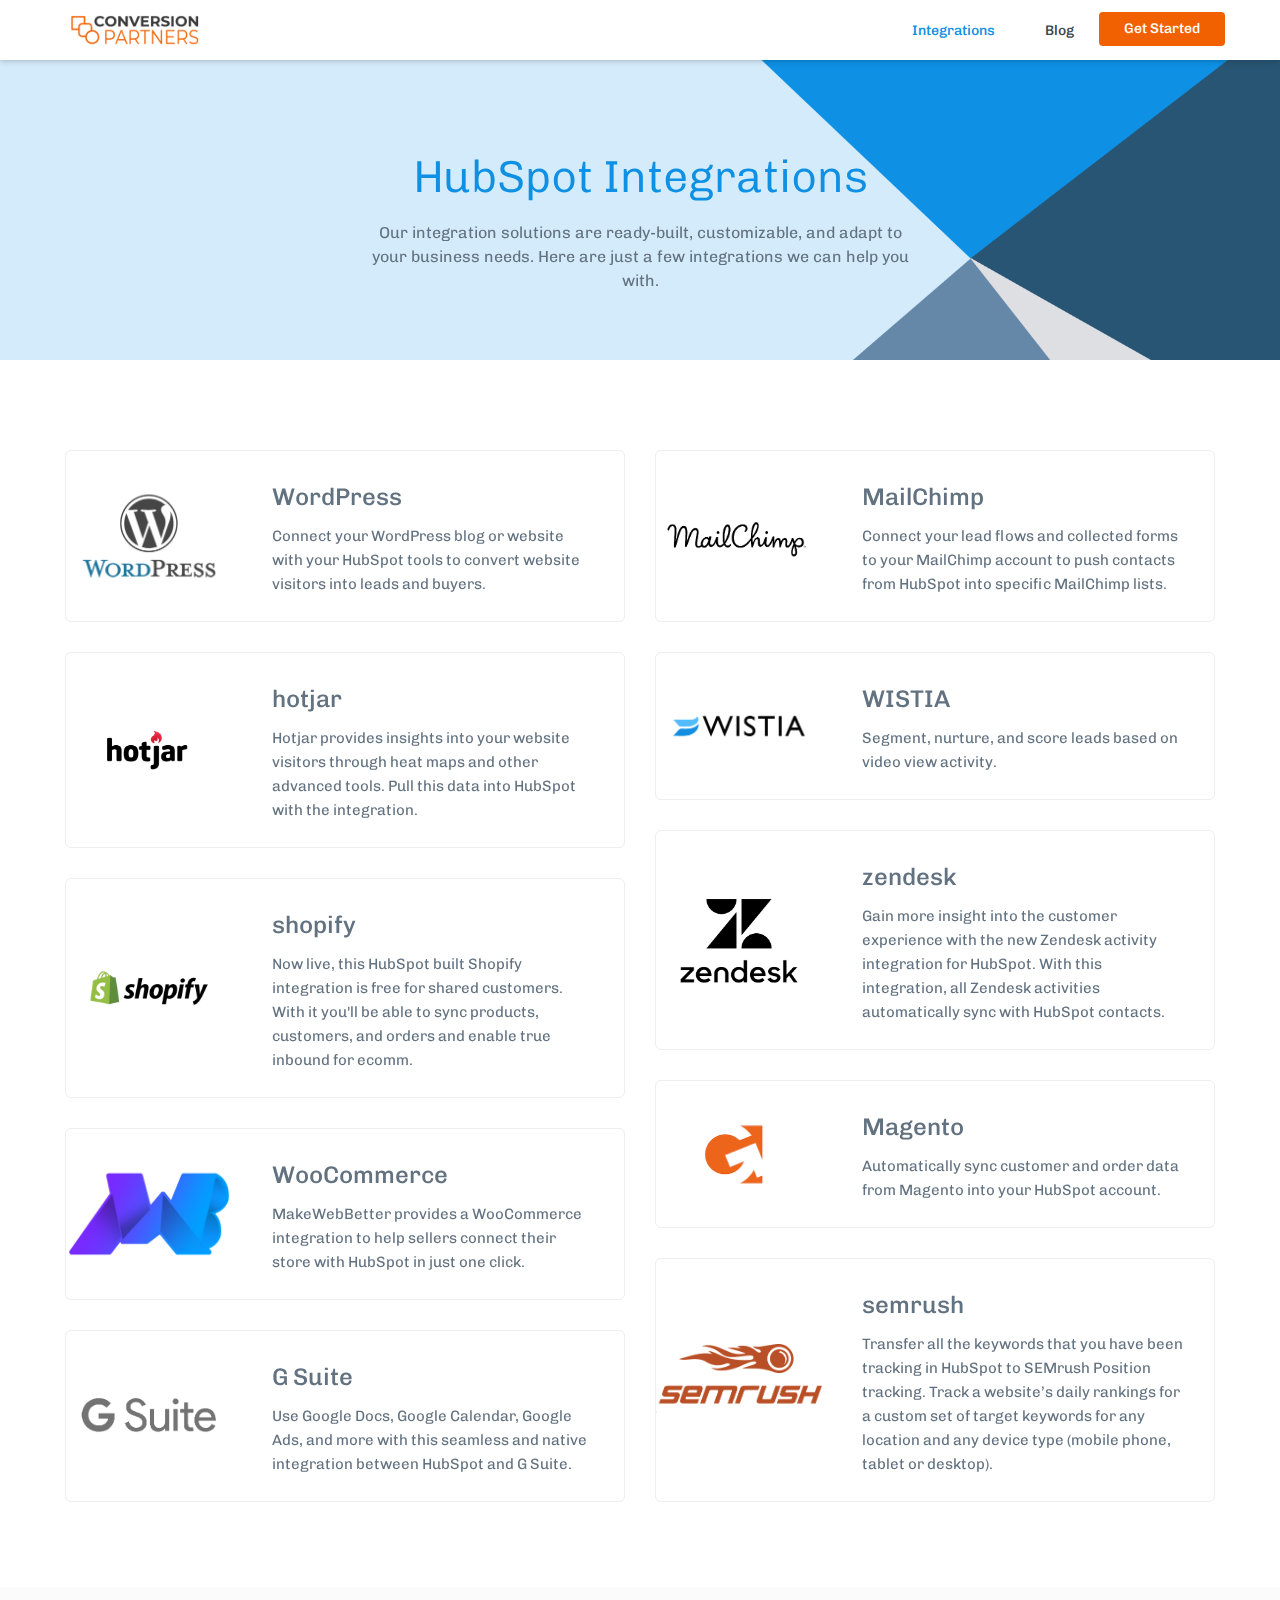
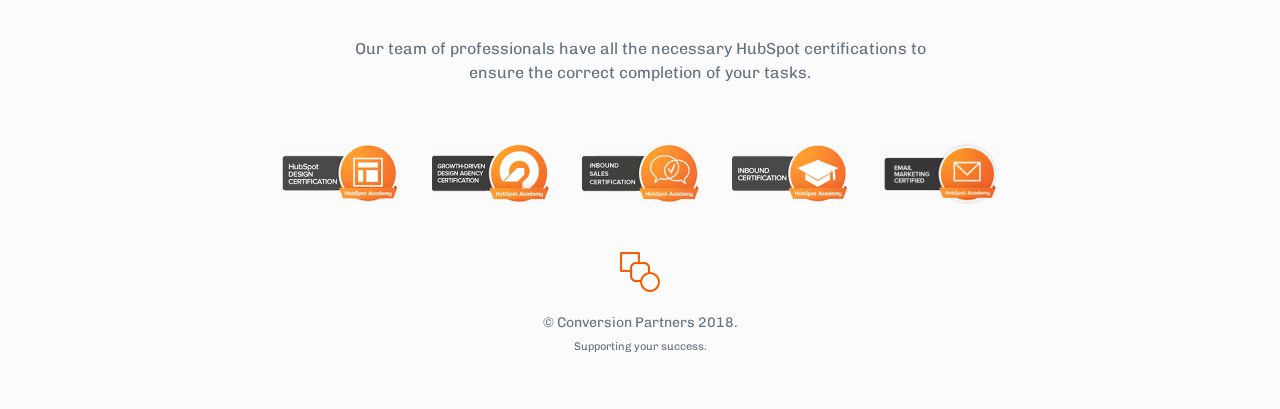
<file: integrations.html>
﻿<!DOCTYPE html>
<!--[if lt IE 10]> <html  lang="en" class="iex"> <![endif]-->
<!--[if (gt IE 10)|!(IE)]><!-->
<html lang="en">
<!--<![endif]-->
<head>
    <!-- Global site tag (gtag.js) - Google Analytics -->
    <script async src="https://www.googletagmanager.com/gtag/js?id=UA-127489970-1"></script>
    <script>
      window.dataLayer = window.dataLayer || [];
      function gtag(){dataLayer.push(arguments);}
      gtag('js', new Date());

      gtag('config', 'UA-127489970-1');
    </script>
    <!-- Hotjar Tracking Code for https://conversion.partners/ -->
    <script>
        (function(h,o,t,j,a,r){
            h.hj=h.hj||function(){(h.hj.q=h.hj.q||[]).push(arguments)};
            h._hjSettings={hjid:1063264,hjsv:6};
            a=o.getElementsByTagName('head')[0];
            r=o.createElement('script');r.async=1;
            r.src=t+h._hjSettings.hjid+j+h._hjSettings.hjsv;
            a.appendChild(r);
        })(window,document,'https://static.hotjar.com/c/hotjar-','.js?sv=');
    </script>
    <meta charset="utf-8">
    <meta http-equiv="X-UA-Compatible" content="IE=edge">
    <meta name="viewport" content="width=device-width, initial-scale=1">
    <title>HubSpot Integrations | Conversion Partners</title>
    <meta name="description" content="White-label HubSpot integrations for agencies.">
    <script src="scripts/jquery.min.js "></script>
    <link rel="stylesheet" href="scripts/bootstrap/css/bootstrap.css">
    <script src="scripts/script.js"></script>
    <link rel="stylesheet" href="style.css">
    <link rel="stylesheet" href="css/image-box.css">
    <link rel="stylesheet" href="css/content-box.css">
    <link rel="stylesheet" href="css/components.css">
    <link rel="stylesheet" href='scripts/php/contact-form.css'>
    <link rel="stylesheet" href="css/animations.css">
    <link rel="stylesheet" href='scripts/magnific-popup.css'>
    <link rel="icon" href="images/favicon.png">
    <link rel="stylesheet" href="skin.css">
</head>
<body>
    <div id="preloader"></div>
    <header class="fixed-top scroll-change" data-menu-anima="fade-in">
        <div class="navbar navbar-default mega-menu-fullwidth navbar-fixed-top" role="navigation">
            <div class="navbar navbar-main">
                <div class="container">
                    <div class="navbar-header">
                        <button type="button" class="navbar-toggle">
                            <i class="fa fa-bars"></i>
                        </button>
                        <a class="navbar-brand" href="index">
                            <img class="logo-default" src="images/logo.png" alt="logo" />
                            <img class="logo-retina" src="images/logo-retina.png" alt="logo" />
                        </a>
                    </div>
                    <div class="collapse navbar-collapse">
                        <ul class="nav navbar-nav navbar-right">
                            <li class="active"><a href="integrations">Integrations</a></li>
                            <li><a href="blog">Blog</a></li>
                            <li class="btn-cta"><a class="btn-default btn" href="contact">Get Started</a></li>
                        </ul>
                    </div>
                </div>
            </div>
        </div>
    </header>
    <div class="header-title ken-burn" data-parallax="scroll" data-position="top" data-natural-height="650" data-natural-width="1920" data-image-src="images/bg-12.png">
        <div class="container">
            <div class="title-base">
                <hr class="anima" />
                <h1>HubSpot Integrations</h1>
                <p>
                    Our integration solutions are ready-built, customizable, and adapt to your business needs. Here are just a few integrations we can help you with.
                </p>
            </div>
        </div>
    </div>
    <div class="section-empty section-item section-integrations">
        <div class="container content">
            <hr class="space s" />
            <div class="maso-list maso-15 list-sm-6">
                <div class="maso-box row">
                    <div class="maso-item col-md-6">
                        <div class="advs-box advs-box-side boxed-inverse" data-anima="fade-left" data-trigger="hover">
                            <div class="row">
                                <div class="col-md-4">
                                    <div class="img-box"><img src="images/integrations/wordpress.png" alt=""></div>
                                </div>
                                <div class="col-md-8">
                                    <h3>WordPress</h3>
                                    <hr class="anima">
                                    <p>
                                        Connect your WordPress blog or website with your HubSpot tools to convert website visitors into leads and buyers.
                                    </p>
                                </div>
                            </div>
                        </div>
                    </div>
                    <div class="maso-item col-md-6">
                        <div class="advs-box advs-box-side boxed-inverse" data-anima="fade-left" data-trigger="hover">
                            <div class="row">
                                <div class="col-md-4">
                                    <div class="img-box"><img src="images/integrations/mailchimp.png" alt=""></div>
                                </div>
                                <div class="col-md-8">
                                    <h3>MailChimp</h3>
                                    <hr class="anima">
                                    <p>
                                        Connect your lead flows and collected forms to your MailChimp account to push contacts from HubSpot into specific MailChimp lists.
                                    </p>
                                </div>
                            </div>
                        </div>
                    </div>
                    <div class="maso-item col-md-6">
                        <div class="advs-box advs-box-side boxed-inverse" data-anima="fade-left" data-trigger="hover">
                            <div class="row">
                                <div class="col-md-4">
                                    <div class="img-box"><img src="images/integrations/hotjar.png" alt=""></div>
                                </div>
                                <div class="col-md-8">
                                    <h3>hotjar</h3>
                                    <hr class="anima">
                                    <p>
                                        Hotjar provides insights into your website visitors through heat maps and other advanced tools. Pull this data into HubSpot with the integration.
                                    </p>
                                </div>
                            </div>
                        </div>
                    </div>
                    <div class="maso-item col-md-6">
                        <div class="advs-box advs-box-side boxed-inverse" data-anima="fade-left" data-trigger="hover">
                            <div class="row">
                                <div class="col-md-4">
                                    <div class="img-box"><img src="images/integrations/wistia.png" alt=""></div>
                                </div>
                                <div class="col-md-8">
                                    <h3>WISTIA</h3>
                                    <hr class="anima">
                                    <p>
                                        Segment, nurture, and score leads based on video view activity.
                                    </p>
                                </div>
                            </div>
                        </div>
                    </div>
                    <div class="maso-item col-md-6">
                        <div class="advs-box advs-box-side boxed-inverse" data-anima="fade-left" data-trigger="hover">
                            <div class="row">
                                <div class="col-md-4">
                                    <div class="img-box"><img src="images/integrations/zendesk.png" alt=""></div>
                                </div>
                                <div class="col-md-8">
                                    <h3>zendesk</h3>
                                    <hr class="anima">
                                    <p>
                                        Gain more insight into the customer experience with the new Zendesk activity integration for HubSpot. With this integration, all Zendesk activities automatically sync with HubSpot contacts.
                                    </p>
                                </div>
                            </div>
                        </div>
                    </div>
                    <div class="maso-item col-md-6">
                        <div class="advs-box advs-box-side boxed-inverse" data-anima="fade-left" data-trigger="hover">
                            <div class="row">
                                <div class="col-md-4">
                                    <div class="img-box"><img src="images/integrations/shopify.png" alt=""></div>
                                </div>
                                <div class="col-md-8">
                                    <h3>shopify</h3>
                                    <hr class="anima">
                                    <p>
                                        Now live, this HubSpot built Shopify integration is free for shared customers. With it you'll be able to sync products, customers, and orders and enable true inbound for ecomm.
                                    </p>
                                </div>
                            </div>
                        </div>
                    </div>
                    <div class="maso-item col-md-6">
                        <div class="advs-box advs-box-side boxed-inverse" data-anima="fade-left" data-trigger="hover">
                            <div class="row">
                                <div class="col-md-4">
                                    <div class="img-box"><img src="images/integrations/magento.png" alt=""></div>
                                </div>
                                <div class="col-md-8">
                                    <h3>Magento</h3>
                                    <hr class="anima">
                                    <p>
                                        Automatically sync customer and order data from Magento into your HubSpot account.
                                    </p>
                                </div>
                            </div>
                        </div>
                    </div>
                    <div data-sort="8" class="maso-item col-md-6">
                        <div class="advs-box advs-box-side boxed-inverse" data-anima="fade-left" data-trigger="hover">
                            <div class="row">
                                <div class="col-md-4">
                                    <div class="img-box"><img src="images/integrations/woocommerce.png" alt=""></div>
                                </div>
                                <div class="col-md-8">
                                    <h3>WooCommerce</h3>
                                    <hr class="anima">
                                    <p>
                                        MakeWebBetter provides a WooCommerce integration to help sellers connect their store with HubSpot in just one click.
                                    </p>
                                </div>
                            </div>
                        </div>
                    </div>
                    <div data-sort="8" class="maso-item col-md-6">
                        <div class="advs-box advs-box-side boxed-inverse" data-anima="fade-left" data-trigger="hover">
                            <div class="row">
                                <div class="col-md-4">
                                    <div class="img-box"><img src="images/integrations/semrush.png" alt=""></div>
                                </div>
                                <div class="col-md-8">
                                    <h3>semrush</h3>
                                    <hr class="anima">
                                    <p>
                                        Transfer all the keywords that you have been tracking in HubSpot to SEMrush Position tracking. Track a website’s daily rankings for a custom set of target keywords for any location and any device type (mobile phone, tablet or desktop).
                                    </p>
                                </div>
                            </div>
                        </div>
                    </div>
                    <div data-sort="8" class="maso-item col-md-6">
                        <div class="advs-box advs-box-side boxed-inverse" data-anima="fade-left" data-trigger="hover">
                            <div class="row">
                                <div class="col-md-4">
                                    <div class="img-box"><img src="images/integrations/gsuite.png" alt=""></div>
                                </div>
                                <div class="col-md-8">
                                    <h3>G Suite</h3>
                                    <hr class="anima">
                                    <p>
                                        Use Google Docs, Google Calendar, Google Ads, and more with this seamless and native integration between HubSpot and G Suite.
                                    </p>
                                </div>
                            </div>
                        </div>
                    </div>
                    <!-- INSERT OTHERS GALLERY ITEMS HERE -->
                    <div class="clear"></div>
                </div>
            </div>
        </div>
    </div>
    <i class="scroll-top scroll-top-mobile fa fa-sort-asc"></i>
    <footer class="footer-base footer-gray">
        <div class="content">
            <div class="container">
              <div class="row ">
                  <p>Our team of professionals have all the necessary HubSpot certifications to ensure the correct completion of your tasks.</p>
                  <ul class="hubspot-cert">
                      <li><img src="images/hubspot/design_certification.png" alt="HubSpot Design Certification"></li>
                      <li><img src="images/hubspot/growth_driven_design.png" alt="HubSpot Growth Driven Design Certification"></li>
                      <li><img src="images/hubspot/inbound_sales.png" alt="HubSpot Inbound Sales Certification"></li>
                      <li><img src="images/hubspot/inbound_certification.png" alt="HubSpot Inbound Certification"></li>
                      <li><img src="images/hubspot/email_certificate.png" alt="HubSpot Email Certification"></li>
                  </ul>
              </div>
                <!-- Footer Logo -->
                    <div class="text-center">
                        <a href="#top"><img src="images/logo-footer.png" width="50" alt=""></a>
                    </div>
                    <hr class="space s" />
                    <!-- End Footer Logo -->
                    <!-- Footer Text -->
                    <div class="text-center">
                        <!-- Copyright -->
                        <div class="footer-copy font-alt">
                            <a href="https://conversion.partners" target="_blank">© Conversion Partners 2018</a>.
                        </div>
                        <!-- End Copyright -->
                        <div class="footer-made">
                            Supporting your success.
                        </div>
                    </div>
                    <!-- End Footer Text -->
            </div>
        </div>
        <link rel="stylesheet" href="scripts/iconsmind/line-icons.min.css">
        <script async src="scripts/bootstrap/js/bootstrap.min.js"></script>
        <script type="text/javascript" src="scripts/imagesloaded.min.js"></script>
        <script type="text/javascript" src="scripts/parallax.min.js"></script>
        <script type="text/javascript" src="scripts/jquery.magnific-popup.min.js"></script>
        <script type="text/javascript" async src='scripts/isotope.min.js'></script>
        <script src='scripts/jquery.slimscroll.min.js'></script>
        <script src='scripts/jquery.flipster.min.js'></script>
        <script src='scripts/smooth.scroll.min.js'></script>
    </footer>
<!-- Start of HubSpot Embed Code -->
  <script type="text/javascript" id="hs-script-loader" async defer src="//js.hs-scripts.com/5029802.js"></script>
<!-- End of HubSpot Embed Code -->
</body>
</html>
</file>
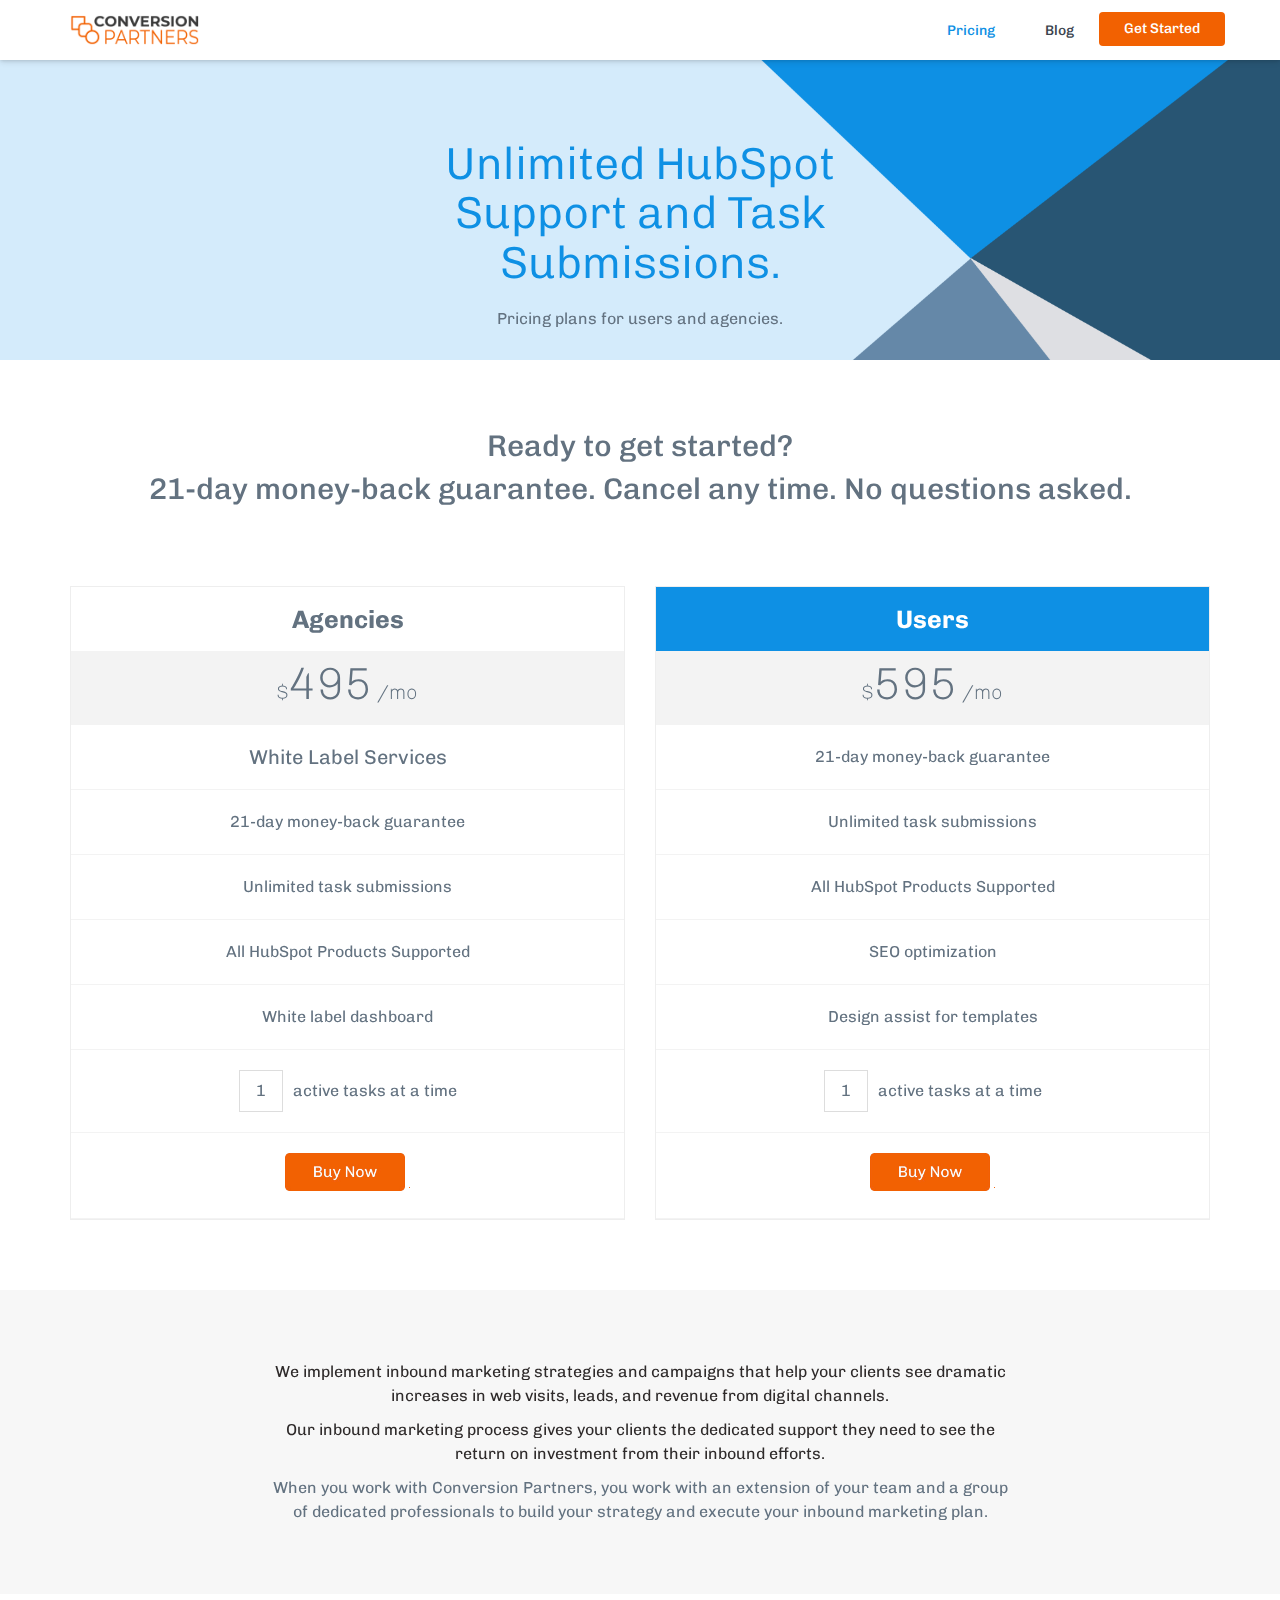
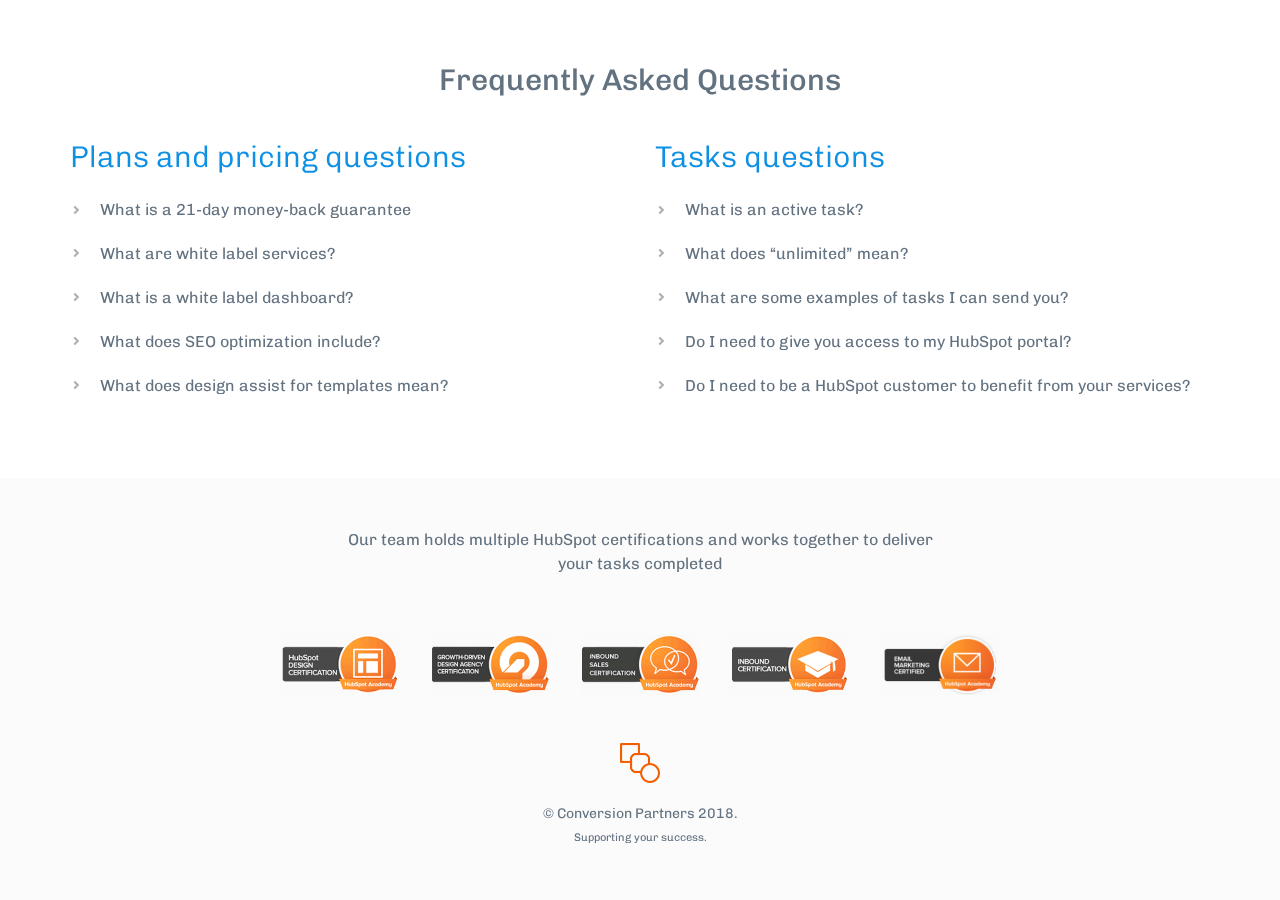
<file: pricing.html>
<!DOCTYPE html>
<!--[if lt IE 10]> <html  lang="en" class="iex"> <![endif]-->
<!--[if (gt IE 10)|!(IE)]><!-->
<html lang="en">
<!--<![endif]-->

<head>
    <!-- Global site tag (gtag.js) - Google Analytics -->
    <script async src="https://www.googletagmanager.com/gtag/js?id=UA-127489970-1"></script>
    <script>
        window.dataLayer = window.dataLayer || [];

        function gtag() {
            dataLayer.push(arguments);
        }
        gtag('js', new Date());

        gtag('config', 'UA-127489970-1');
    </script>
    <!-- Hotjar Tracking Code for https://conversion.partners/ -->
    <script>
        (function(h,o,t,j,a,r){
            h.hj=h.hj||function(){(h.hj.q=h.hj.q||[]).push(arguments)};
            h._hjSettings={hjid:1063264,hjsv:6};
            a=o.getElementsByTagName('head')[0];
            r=o.createElement('script');r.async=1;
            r.src=t+h._hjSettings.hjid+j+h._hjSettings.hjsv;
            a.appendChild(r);
        })(window,document,'https://static.hotjar.com/c/hotjar-','.js?sv=');
    </script>
    <meta charset="utf-8">
    <meta http-equiv="X-UA-Compatible" content="IE=edge">
    <meta name="viewport" content="width=device-width, initial-scale=1">
    <title>Pricing | Conversion Partners</title>
    <meta name="description" content="White-label HubSpot services for agencies">
    <script src="scripts/jquery.min.js "></script>
    <link rel="stylesheet" href="scripts/bootstrap/css/bootstrap.css">
    <script src="scripts/script.js"></script>
    <link rel="stylesheet" href="style.css">
    <link rel="stylesheet" href="css/image-box.css">
    <link rel="stylesheet" href="css/content-box.css">
    <link rel="stylesheet" href="css/components.css">
    <link rel="stylesheet" href='scripts/php/contact-form.css'>
    <link rel="stylesheet" href="css/animations.css">
    <link rel="stylesheet" href='scripts/flexslider/flexslider.css'>
    <link rel="stylesheet" href='scripts/magnific-popup.css'>
    <link rel="icon" href="images/favicon.png">
    <link rel="stylesheet" href="skin.css">
</head>

<body>
    <div id="preloader"></div>
    <header class="fixed-top scroll-change" data-menu-anima="fade-in">
        <div class="navbar navbar-default mega-menu-fullwidth navbar-fixed-top" role="navigation">
            <div class="navbar navbar-main">
                <div class="container">
                    <div class="navbar-header">
                        <button type="button" class="navbar-toggle">
                            <i class="fa fa-bars"></i>
                        </button>
                        <a class="navbar-brand" href="index.html">
                            <img class="logo-default" src="images/logo.png" alt="logo" />
                            <img class="logo-retina" src="images/logo-retina.png" alt="logo" />
                        </a>
                    </div>
                    <div class="collapse navbar-collapse">
                        <ul class="nav navbar-nav navbar-right">
                            <li class="active"><a href="pricing">Pricing</a></li>
                            <li><a href="blog">Blog</a></li>
                            <li class="btn-cta"><a class="btn-default btn" href="contact.html">Get Started</a></li>
                        </ul>
                    </div>
                </div>
            </div>
        </div>
    </header>
    <div class="header-title ken-burn" data-parallax="scroll" data-position="top" data-natural-height="650" data-natural-width="1920" data-image-src="images/bg-12.png">
        <div class="container">
            <div class="title-base">
                <hr class="anima" />
                <h1>Unlimited HubSpot Support and Task Submissions.</h1>
                <p>
                    Pricing plans for users and agencies.
                </p>
            </div>
        </div>
    </div>
    <div class="section-empty">
        <div class="container content text-center">
            <h2>Ready to get started?</h2>
            <h2>21-day money-back guarantee. Cancel any time. No questions asked.</h2>
            <hr class="space xl" />
            <div class="row">
                <div class="col-md-6">
                    <div class="columns">
                      <ul class="price">
                        <li class="header white">Agencies</li>
                        <li class="grey lighter">$<span class="pricevalue" id="agencypricevalue">495</span> /mo</li>
                        <!-- <li class="grey">$ 9.99 / year</li> -->
                        <li class="white-label">White Label Services</li>
                        <li>21-day money-back guarantee</li>
                        <li>Unlimited task submissions</li>
                        <li>All HubSpot Products Supported</li>
                        <li>White label dashboard</li>
                        <li>
                            <div class="price-dropdown" id="dropdown-agency-select">
                                <button class="dropbtn">1</button>
                                <div class="dropdown-content" id="agency-select">
                                    <a href="#" class="495">1</a>
                                    <a href="#" class="795">3</a>
                                    <a href="#" class="1595">7</a>
                                </div>
                            </div>active tasks at a time
                        </li>
                        <li>
                        <form id="agency-form" action="https://www.paypal.com/cgi-bin/webscr" method="post" target="_top">
                            <input type="hidden" name="cmd" value="_s-xclick">
                            <input type="hidden" name="hosted_button_id" value="E5FUL9W54KLZQ">
                            <table id="agency" class="hidden">
                            <tr><td><input type="hidden" name="on0" value="Tasks">Tasks</td></tr><tr><td><select id="new-agency-select" name="os0">
                                <option value="1 active task">1 active task $495.00 USD</option>
                                <option value="3 active tasks">3 active tasks $795.00 USD</option>
                                <option value="7 active tasks">7 active tasks $1,595.00 USD</option>
                            </select> </td></tr>
                            </table>
                            <input type="hidden" name="currency_code" value="USD">

                            <input type="image" src="images/buynow.png" border="0" width="120" name="submit" alt="PayPal – The safer, easier way to pay online!">
                            <img alt="" border="0" src="images/buynow.png" width="1" height="1">
                        </form>
                        </li>
                      </ul>
                    </div>
                </div>
                <div class="col-md-6">
                    <div class="columns">
                      <ul class="price nav">
                        <li class="header bg-blue">Users</li>
                        <!-- <li class="grey">$ 9.99 / year</li> -->
                        <li class="grey lighter">$<span class="pricevalue" id="userpricevalue">595</span> /mo</li>
                        <li>21-day money-back guarantee</li>
                        <li>Unlimited task submissions</li>
                        <li>All HubSpot Products Supported</li>
                        <li>SEO optimization</li>
                        <li>Design assist for templates</li>
                        <li>
                            <div class="price-dropdown" id="dropdown-user-select">
                                <button class="dropbtn">1</button>
                                <div class="dropdown-content" id="user-select">
                                    <a href="#" class="595">1</a>
                                    <a href="#" class="895">3</a>
                                    <a href="#" class="1695">7</a>
                                </div>
                            </div>active tasks at a time
                        </li>
                        <!-- <li class="grey"><a href="contact" class="btn btn-l btn-cta">Get Started</a></li> -->
                        <li>
                        <form action="https://www.paypal.com/cgi-bin/webscr" method="post" target="_top">
                            <input type="hidden" name="cmd" value="_s-xclick">
                            <input type="hidden" name="hosted_button_id" value="FY2QY75BQE6FL">
                            <table id="user" class="hidden">
                            <tr><td><input type="hidden" name="on0" value="User Tasks">User Tasks</td></tr><tr><td><select id="new-user-select" name="os0">
                                <option value="1 active task">1 active task $595.00 USD</option>
                                <option value="3 active tasks">3 active tasks $895.00 USD</option>
                                <option value="7 active tasks">7 active tasks $1,695.00 USD</option>
                            </select> </td></tr>
                            </table>
                            <input type="hidden" name="currency_code" value="USD">
                            <input type="image" src="images/buynow.png" border="0" width="120" name="submit" alt="PayPal – The safer, easier way to pay online!">
                            <img alt="" border="0" src="images/buynow.png" width="1" height="1">
                        </form>
                        </li>
                      </ul>
                    </div>
                </div>
            </div>
        </div>
    </div>
    <div class="section-bg-color">
        <div class="container content">
            <div class="row">
                <div class="col-md-8 col-center text-center">
                    <p  class="dark-text">
                        We implement inbound marketing strategies and campaigns that help your clients see dramatic increases in web visits, leads, and revenue from digital channels.
                      </p>
                      <p  class="dark-text">
                        Our inbound marketing process gives your clients the dedicated support they need to see the return on investment from their inbound efforts.
                      </p>
                      <p>
                      When you work with Conversion Partners, you work with an extension of your team and a group of dedicated professionals to build your strategy and execute your inbound marketing plan.
                    </p>
                </div>
            </div>
        </div>
    </div>
    <div class="section-empty section-item">
        <div class="container content">
        	<h2 class="text-center">Frequently Asked Questions</h2>
            <hr class="space m" />
            <div class="row">
                <div class="col-md-6">
                    <h4>Plans and pricing questions</h4>
                    <div class="list-group accordion-list" data-time="1000" data-type='accordion'>
                        <div class="list-group-item">
                            <a>What is a 21-day money-back guarantee</a>
                            <div class="panel">
                                <div class="inner">
                                   You have 21 days to test out our services by getting your tasks completed and if you’re not happy with us, you get a full refund. No questions asked.
                                </div>
                            </div>
                        </div>
                        <div class="list-group-item">
                            <a>What are white label services?</a>
                            <div class="panel">
                                <div class="inner">
                                   We work for your agency’s clients under your own brand.
                                </div>
                            </div>
                        </div>
                        <div class="list-group-item">
                            <a>What is a white label dashboard?</a>
                            <div class="panel">
                                <div class="inner">
                                    This means you can use our task dashboard for your clients under your own brand.
                                </div>
                            </div>
                        </div>  
                        <div class="list-group-item">
                            <a>What does SEO optimization include?</a>
                            <div class="panel">
                                <div class="inner">
                                    We will generate a monthly technical SEO report and based on it, we'll improve your SEO, fix the errors and report back the result.
                                </div>
                            </div>
                        </div> 
                        <div class="list-group-item">
                            <a>What does design assist for templates mean?</a>
                            <div class="panel">
                                <div class="inner">
                                    L'orem ipsum dolor, consectetur adipisicing elit, sed
                                    do eiusmod tempor incididunt ut labore et dolore magna aliqua.
                                    Ut enim ad minim veniam, quis nostrud exercitation ullamco laboris
                                    nisi ut aliquip ex ea coSed ut perspiciatis unde omnis iste natus.
                                </div>
                            </div>
                        </div>                        
                    </div>
                </div>
                <div class="col-md-6">
                    <h4>Tasks questions</h4>
                    <div class="list-group accordion-list" data-time="1000" data-type='accordion'>
                        <div class="list-group-item">
                            <a>What is an active task?</a>
                            <div class="panel">
                                <div class="inner">
                                    Depending on your plan you have a certain number of tasks we’re working. For instance, if your plan includes 3 tasks, you can submit 15 and we’re working on 3 at all times. Then you can do unlimited amount of reviews and when the task is submitted and confirmed, we move on to the next one.
                                </div>
                            </div>
                        </div>
                        <div class="list-group-item">
                            <a>What does “unlimited” mean?</a>
                            <div class="panel">
                                <div class="inner">
                                    Unlimited task submissions means there is no limit on the amount of tasks you send us. The only limitation is the number of active tasks we work on. You choose this number with your monthly plan.
                                </div>
                            </div>
                        </div>
						<div class="list-group-item">
                            <a>What are some examples of tasks I can send you?</a>
                            <div class="panel">
                                <div class="inner">
                                    <ul>
                                    	<li>Creating COS templates, landing pages, emails</li>
                                    	<li>Modifying COS templates, landing pages, emails</li>
                                    	<li>Migrate blog posts from WordPress to HubSpot</li>
                                    	<li>Publish blog posts</li>
                                    	<li>Add Google Analytics</li>
                                    	<li>Optimize SEO</li>
                                    	<li>Integrate HubSpot with other services</li>
                                    	<li>Everything else which has to do with the technical part of HubSpot</li>
                                    </ul>
                                </div>
                            </div>
                        </div>
                        <div class="list-group-item">
                            <a>Do I need to give you access to my HubSpot portal?</a>
                            <div class="panel">
                                <div class="inner">
                                    Yes. We make sure only a HubSpot specialist has access to your portal and completes your task.
                                </div>
                            </div>
                        </div>
                        <div class="list-group-item">
                            <a>Do I need to be a HubSpot customer to benefit from your services?</a>
                            <div class="panel">
                                <div class="inner">
                                    Yes but if you’re not a customer but you’re considering it, we can guide you through the whole process and complete your tasks immediately to get you started as soon as possible.
                                </div>
                            </div>
                        </div>
                    </div>
                </div>
            </div>
        </div>
    </div>
    <i class="scroll-top scroll-top-mobile fa fa-sort-asc"></i>
    <footer class="footer-base footer-gray">
        <div class="content">
            <div class="container">
                <div class="row">
                    <p>Our team holds multiple HubSpot certifications and works together to deliver your tasks completed</p>
                    <ul class="hubspot-cert">
                      <li><img src="images/hubspot/design_certification.png" alt="HubSpot Design Certification"></li>
                      <li><img src="images/hubspot/growth_driven_design.png" alt="HubSpot Growth Driven Design Certification"></li>
                      <li><img src="images/hubspot/inbound_sales.png" alt="HubSpot Inbound Sales Certification"></li>
                      <li><img src="images/hubspot/inbound_certification.png" alt="HubSpot Inbound Certification"></li>
                      <li><img src="images/hubspot/email_certificate.png" alt="HubSpot Email Certification"></li>
                    </ul>
                </div>
                <!-- Footer Logo -->
                <div class="text-center">
                    <a href="#top"><img src="images/logo-footer.png" width="50" alt=""></a>
                </div>
                <hr class="space s" />
                <!-- End Footer Logo -->
                <!-- Footer Text -->
                <div class="text-center">
                    <!-- Copyright -->
                    <div class="footer-copy font-alt">
                        <a href="https://conversion.partners" target="_blank">© Conversion Partners 2018</a>.
                    </div>
                    <!-- End Copyright -->
                    <div class="footer-made">
                        Supporting your success.
                    </div>
                </div>
                <!-- End Footer Text -->
            </div>
        </div>
        <link rel="stylesheet" href="scripts/iconsmind/line-icons.min.css">
        <script async src="scripts/bootstrap/js/bootstrap.min.js"></script>
        <script type="text/javascript" src="scripts/imagesloaded.min.js"></script>
        <script type="text/javascript" src="scripts/parallax.min.js"></script>
        <script type="text/javascript" src='scripts/flexslider/jquery.flexslider-min.js'></script>
        <script type="text/javascript" src="scripts/jquery.magnific-popup.min.js"></script>
        <script type="text/javascript" async src='scripts/isotope.min.js'></script>
        <script src='scripts/jquery.tab-accordion.js'></script>
        <script src='scripts/jquery.slimscroll.min.js'></script>
        <script src='scripts/jquery.flipster.min.js'></script>
        <script src='scripts/smooth.scroll.min.js'></script>
        <script src='scripts/custom.js'></script>
    </footer>
<!-- Start of HubSpot Embed Code -->
  <script type="text/javascript" id="hs-script-loader" async defer src="//js.hs-scripts.com/5029802.js"></script>
<!-- End of HubSpot Embed Code -->
</body>

</html>
</file>
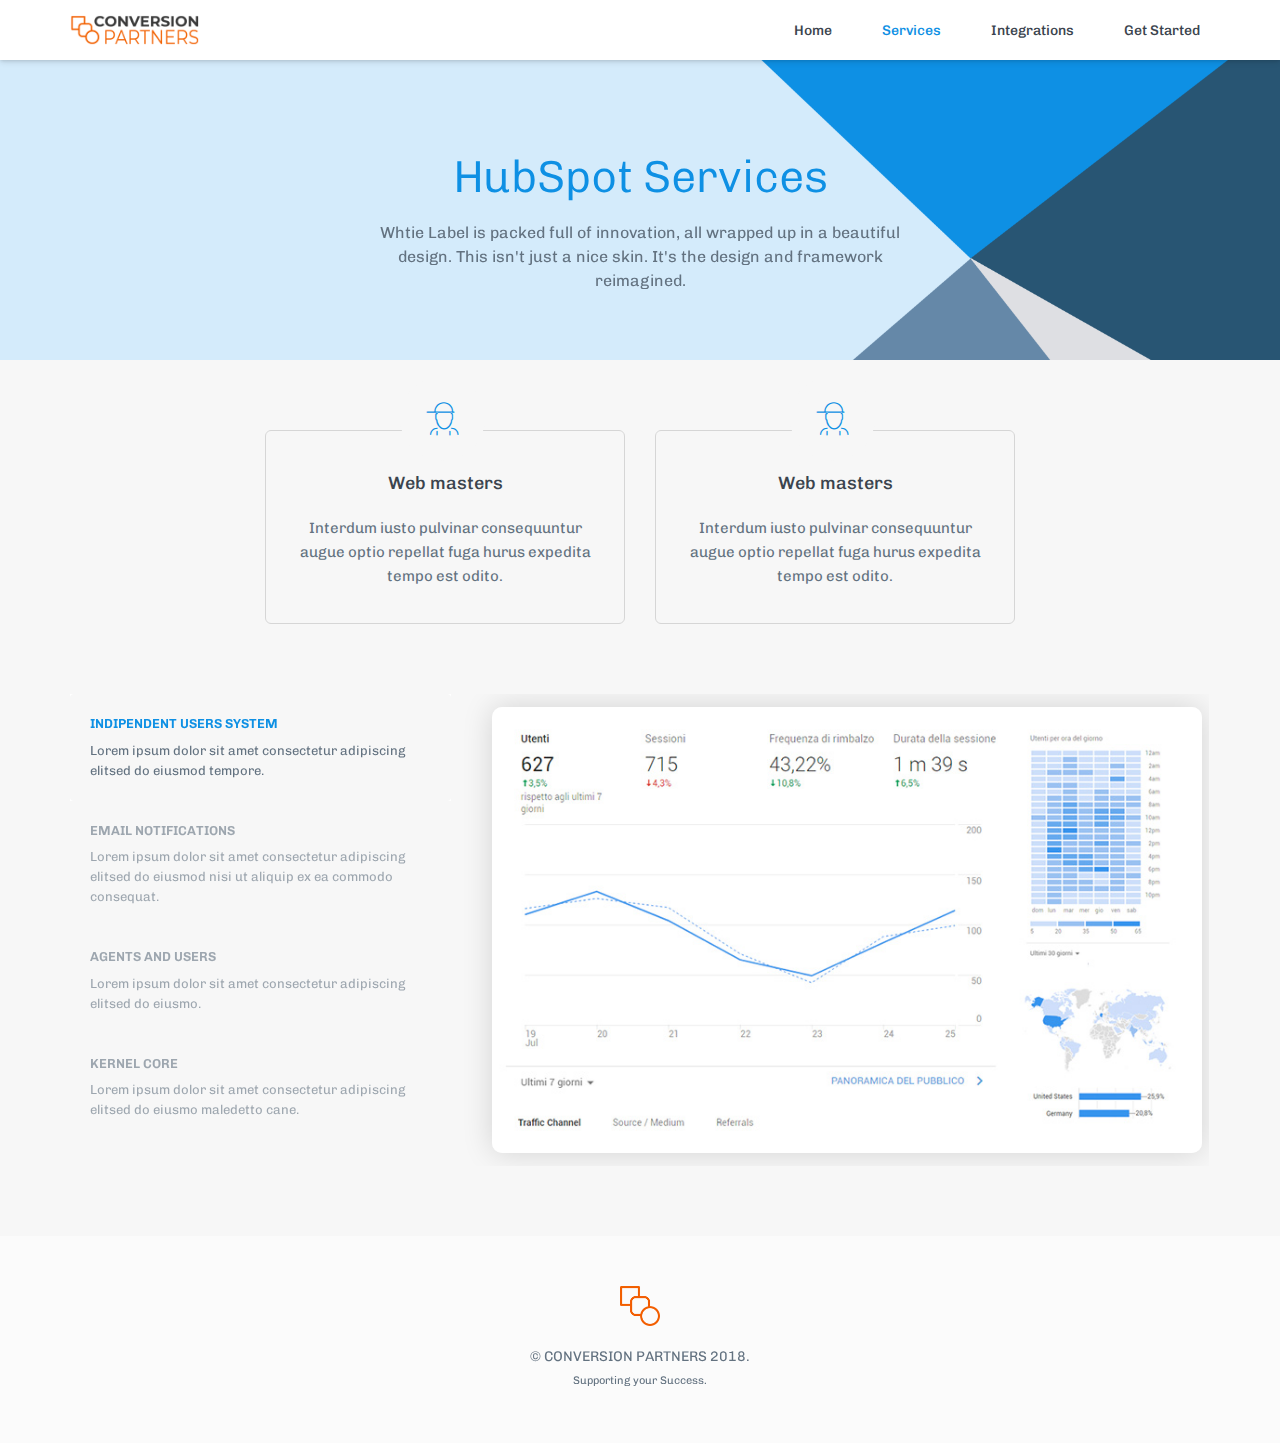
<file: services.html>
<!DOCTYPE html>
<!--[if lt IE 10]> <html  lang="en" class="iex"> <![endif]-->
<!--[if (gt IE 10)|!(IE)]><!-->
<html lang="en">
<!--<![endif]-->
<head>
    <meta charset="utf-8">
    <meta http-equiv="X-UA-Compatible" content="IE=edge">
    <meta name="viewport" content="width=device-width, initial-scale=1">
    <title>HubSpot Services | Conversion Partners</title>
    <meta name="description" content="White-label HubSpot services for agencies">
    <script src="../scripts/jquery.min.js "></script>
    <link rel="stylesheet" href="../scripts/bootstrap/css/bootstrap.css">
    <script src="../scripts/script.js"></script>
    <link rel="stylesheet" href="../style.css">
    <link rel="stylesheet" href="../css/image-box.css">
    <link rel="stylesheet" href="../css/content-box.css">
    <link rel="stylesheet" href="../css/components.css">
    <link rel="stylesheet" href='../scripts/php/contact-form.css'>
    <link rel="stylesheet" href="../css/animations.css">
    <link rel="stylesheet" href='../scripts/magnific-popup.css'>
    <link rel="icon" href="../images/favicon.png">
    <link rel="stylesheet" href="../skin.css">
</head>
<body>
    <div id="preloader"></div>
    <header class="fixed-top scroll-change" data-menu-anima="fade-in">
        <div class="navbar navbar-default mega-menu-fullwidth navbar-fixed-top" role="navigation">
            <div class="navbar navbar-main">
                <div class="container">
                    <div class="navbar-header">
                        <button type="button" class="navbar-toggle">
                            <i class="fa fa-bars"></i>
                        </button>
                        <a class="navbar-brand" href="index.html">
                            <img class="logo-default" src="../images/logo.png" alt="logo" />
                            <img class="logo-retina" src="../images/logo-retina.png" alt="logo" />
                        </a>
                    </div>
                    <div class="collapse navbar-collapse">
                        <ul class="nav navbar-nav navbar-right">
                            <li><a href="index.html">Home</a></li>
                            <li class="active"><a href="services.html">Services</a></li>
                            <li><a href="integrations.html">Integrations</a></li>
                            <li><a href="#">Get Started</a></li>
                        </ul>
                    </div>
                </div>
            </div>
        </div>
    </header>
    <div class="header-title ken-burn" data-parallax="scroll" data-position="top" data-natural-height="650" data-natural-width="1920" data-image-src="../images/bg-12.png">
        <div class="container">
            <div class="title-base">
                <hr class="anima" />
                <h1>HubSpot Services</h1>
                <p>
                    Whtie Label is packed full of innovation, all wrapped up in a beautiful design.
                    This isn't just a nice skin. It's the design and framework reimagined.
                </p>
            </div>
        </div>
    </div>
    <div class="section-bg-color">
        <div class="container content">
            <div class="row">
                <div class="col-md-8 col-center text-center">
                    <div class="row">
                        <div class="col-md-6">
                            <div class="advs-box advs-box-top-icon boxed-inverse" data-anima="rotate-20" data-trigger="hover">
                                <i class="im-cool-guy icon circle anima"></i>
                                <h3>Web masters</h3>
                                <p>
                                    Interdum iusto pulvinar consequuntur augue optio repellat fuga hurus expedita tempo est odito.
                                </p>
                            </div>
                        </div>
                        <div class="col-md-6">
                            <div class="advs-box advs-box-top-icon boxed-inverse" data-anima="rotate-20" data-trigger="hover">
                                <i class="im-cool-guy icon circle anima"></i>
                                <h3>Web masters</h3>
                                <p>
                                    Interdum iusto pulvinar consequuntur augue optio repellat fuga hurus expedita tempo est odito.
                                </p>
                            </div>
                        </div>
                    </div>
                </div>
            </div>
            <hr class="space" />
            <div class="tab-box left" data-tab-anima="fade-right">
                <ul class="nav nav-tabs col-md-4">
                    <li class="active"><a>Indipendent users system <span>Lorem ipsum dolor sit amet consectetur adipiscing elitsed do eiusmod tempore.</span></a></li>
                    <li><a>Email notifications <span>Lorem ipsum dolor sit amet consectetur adipiscing elitsed do eiusmod nisi ut aliquip ex ea commodo consequat.</span></a></li>
                    <li><a>Agents and users <span>Lorem ipsum dolor sit amet consectetur adipiscing elitsed do eiusmo.</span></a></li>
                    <li><a>Kernel core<span>Lorem ipsum dolor sit amet consectetur adipiscing elitsed do eiusmo maledetto cane.</span></a></li>
                </ul>
                <div class="panel-box col-md-8">
                    <div class="panel active">
                        <img class="shadow-2" src="../images/screen-4.jpg" alt="" />
                    </div>
                    <div class="panel">
                        <img class="shadow-2" src="../images/screen-4.jpg" alt="" />
                    </div>
                    <div class="panel">
                        <img class="shadow-2" src="../images/screen-1.jpg" alt="" />
                    </div>
                </div>
            </div>
        </div>
    </div>
    <i class="scroll-top scroll-top-mobile fa fa-sort-asc"></i>
    <footer class="footer-base footer-gray">
        <div class="content">
            <div class="container">
                <!-- Footer Logo -->
                    <div class="text-center">
                        <a href="#top"><img src="images/logo-footer.png" width="50" alt=""></a>
                    </div>
                    <hr class="space s" />
                    <!-- End Footer Logo -->
                    <!-- Footer Text -->
                    <div class="text-center">
                        <!-- Copyright -->
                        <div class="footer-copy font-alt">
                            <a href="https://conversion.partners" target="_blank">© CONVERSION PARTNERS 2018</a>.
                        </div>
                        <!-- End Copyright -->
                        <div class="footer-made">
                            Supporting your Success.
                        </div>
                    </div>
                    <!-- End Footer Text -->
            </div>
        </div>
        <link rel="stylesheet" href="/scripts/iconsmind/line-icons.min.css">
        <script async src="/scripts/bootstrap/js/bootstrap.min.js"></script>
        <script type="text/javascript" src="/scripts/imagesloaded.min.js"></script>
        <script type="text/javascript" src="/scripts/parallax.min.js"></script>
        <script type="text/javascript" src="/scripts/jquery.magnific-popup.min.js"></script>
        <script type="text/javascript" async src='/scripts/isotope.min.js'></script>
        <script src='/scripts/jquery.slimscroll.min.js'></script>
        <script src='/scripts/jquery.flipster.min.js'></script>
        <script src='/scripts/smooth.scroll.min.js'></script>
    </footer>
</body>
</html>
</file>
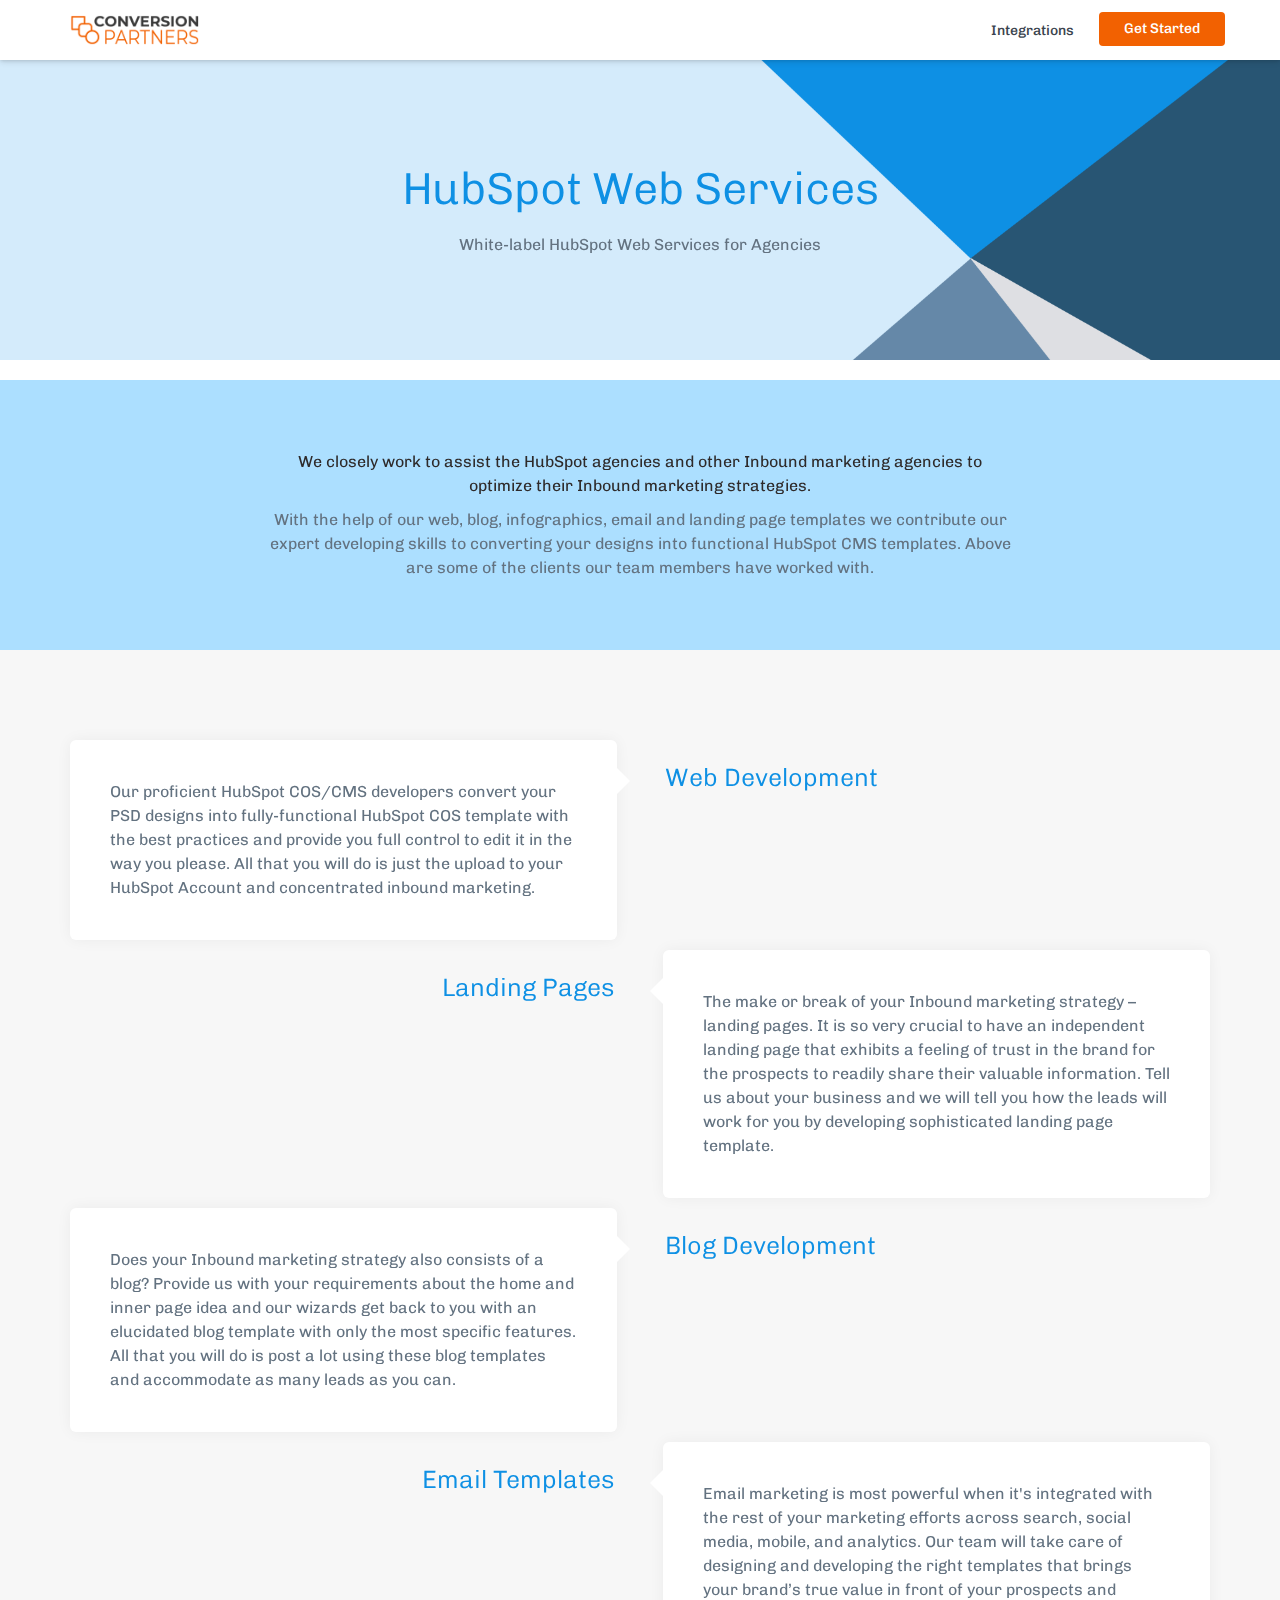
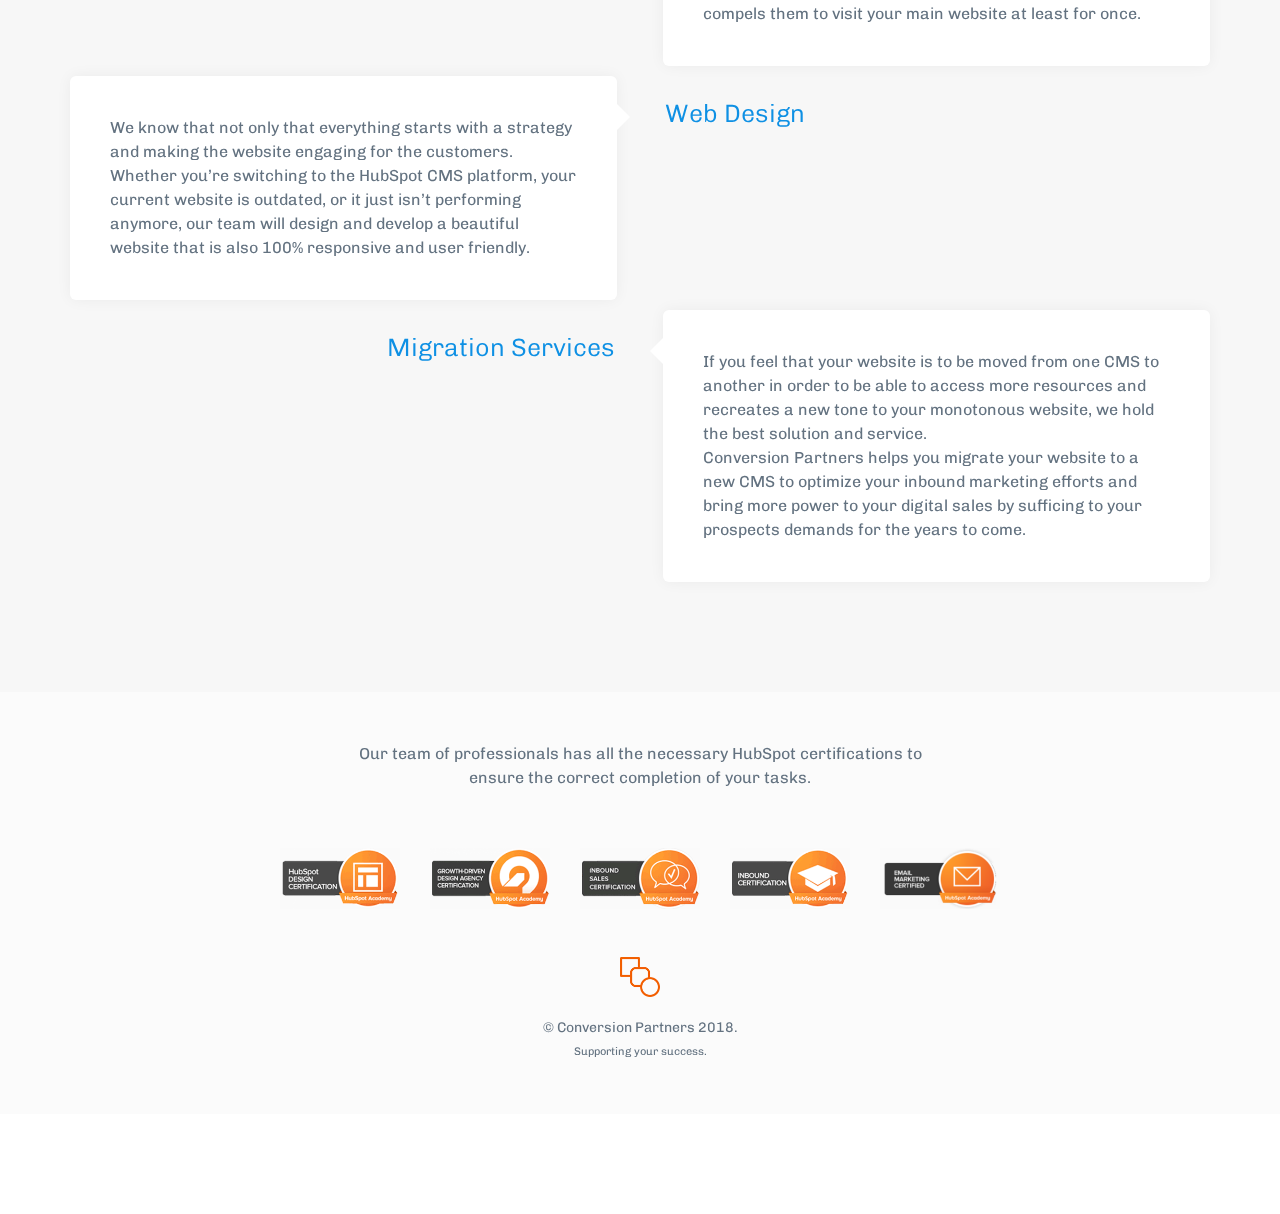
<file: web-services.html>
<!DOCTYPE html>
<!--[if lt IE 10]> <html  lang="en" class="iex"> <![endif]-->
<!--[if (gt IE 10)|!(IE)]><!-->
<html lang="en">
<!--<![endif]-->

<head>
    <!-- Global site tag (gtag.js) - Google Analytics -->
    <script async src="https://www.googletagmanager.com/gtag/js?id=UA-127489970-1"></script>
    <script>
        window.dataLayer = window.dataLayer || [];

        function gtag() {
            dataLayer.push(arguments);
        }
        gtag('js', new Date());

        gtag('config', 'UA-127489970-1');
    </script>
    <!-- Hotjar Tracking Code for https://conversion.partners/ -->
    <script>
        (function(h,o,t,j,a,r){
            h.hj=h.hj||function(){(h.hj.q=h.hj.q||[]).push(arguments)};
            h._hjSettings={hjid:1063264,hjsv:6};
            a=o.getElementsByTagName('head')[0];
            r=o.createElement('script');r.async=1;
            r.src=t+h._hjSettings.hjid+j+h._hjSettings.hjsv;
            a.appendChild(r);
        })(window,document,'https://static.hotjar.com/c/hotjar-','.js?sv=');
    </script>
    <meta charset="utf-8">
    <meta http-equiv="X-UA-Compatible" content="IE=edge">
    <meta name="viewport" content="width=device-width, initial-scale=1">
    <title>HubSpot Web Services | Conversion Partners</title>
    <meta name="description" content="White-label HubSpot services for agencies">
    <script src="scripts/jquery.min.js"></script>
    <link rel="stylesheet" href="scripts/bootstrap/css/bootstrap.css">
    <script src="scripts/script.js"></script>
    <link rel="stylesheet" href="style.css">
    <link rel="stylesheet" href="css/image-box.css">
    <link rel="stylesheet" href="css/content-box.css">
    <link rel="stylesheet" href="css/components.css">
    <link rel="stylesheet" href='scripts/php/contact-form.css'>
    <link rel="stylesheet" href="css/animations.css">
    <link rel="stylesheet" href='scripts/flexslider/flexslider.css'>
    <link rel="stylesheet" href='scripts/magnific-popup.css'>
    <link rel="icon" href="images/favicon.png">
    <link rel="stylesheet" href="skin.css">
</head>

<body>
    <div id="preloader"></div>
    <header class="fixed-top scroll-change" data-menu-anima="fade-in">
        <div class="navbar navbar-default mega-menu-fullwidth navbar-fixed-top" role="navigation">
            <div class="navbar navbar-main">
                <div class="container">
                    <div class="navbar-header">
                        <button type="button" class="navbar-toggle">
                            <i class="fa fa-bars"></i>
                        </button>
                        <a class="navbar-brand" href="index.html">
                            <img class="logo-default" src="images/logo.png" alt="logo" />
                            <img class="logo-retina" src="images/logo-retina.png" alt="logo" />
                        </a>
                    </div>
                    <div class="collapse navbar-collapse">
                        <ul class="nav navbar-nav navbar-right">
                            <li><a href="integrations.html">Integrations</a></li>
                            <li class="btn-cta"><a class="btn-default btn" href="contact.html">Get Started</a></li>
                        </ul>
                    </div>
                </div>
            </div>
        </div>
    </header>
    <div class="header-title ken-burn" data-parallax="scroll" data-position="top" data-natural-height="650" data-natural-width="1920" data-image-src="images/bg-12.png">
        <div class="container">
            <div class="title-base">
                <hr class="anima" />
                <h1>HubSpot Web Services</h1>
                <p>
                    White-label HubSpot Web Services for Agencies
                </p>
            </div>
        </div>
    </div>
    <div class="section-empty section-clients">
        <div class="container content">
            <div class="flexslider carousel outer-navs png-over text-center" data-options="numItems:6,minWidth:100,itemMargin:30,controlNav:false,directionNav:false">
                <ul class="slides">
                    <li>
                        <a class="img-box" href="#">
                            <img src="images/clients-logos/client-1.png" alt="">
                        </a>
                    </li>
                    <li>
                        <a class="img-box" href="#">
                            <img src="images/clients-logos/client-2.png" alt="">
                        </a>
                    </li>
                    <li>
                        <a class="img-box" href="#">
                            <img src="images/clients-logos/client-3.png" alt="">
                        </a>
                    </li>
                    <li>
                        <a class="img-box" href="#">
                            <img src="images/clients-logos/client-4.png" alt="">
                        </a>
                    </li>
                    <li>
                        <a class="img-box" href="#">
                            <img src="images/clients-logos/client-5.png" alt="">
                        </a>
                    </li>
                    <li>
                        <a class="img-box" href="#">
                            <img src="images/clients-logos/client-6.png" alt="">
                        </a>
                    </li>
                    <li>
                        <a class="img-box" href="#">
                            <img src="images/clients-logos/client-7.png" alt="">
                        </a>
                    </li>
                    <li>
                        <a class="img-box" href="#">
                            <img src="images/clients-logos/client-8.png" alt="">
                        </a>
                    </li>
                    <li>
                        <a class="img-box" href="#">
                            <img src="images/clients-logos/client-9.png" alt="">
                        </a>
                    </li>
                    <li>
                        <a class="img-box" href="#">
                            <img src="images/clients-logos/client-10.png" alt="">
                        </a>
                    </li>
                    <li>
                        <a class="img-box" href="#">
                            <img src="images/clients-logos/client-11.png" alt="">
                        </a>
                    </li>
                    <li>
                        <a class="img-box" href="#">
                            <img src="images/clients-logos/client-12.png" alt="">
                        </a>
                    </li>
                    <li>
                        <a class="img-box" href="#">
                            <img src="images/clients-logos/client-13.png" alt="">
                        </a>
                    </li>
                    <li>
                        <a class="img-box" href="#">
                            <img src="images/clients-logos/client-14.png" alt="">
                        </a>
                    </li>
                    <li>
                        <a class="img-box" href="#">
                            <img src="images/clients-logos/client-15.png" alt="">
                        </a>
                    </li>
                </ul>
            </div>
        </div>
    </div>
    <section class="section-bg-blue">
        <div class="container content">
            <div class="row">
                <div class="col-md-8 col-center text-center">
                    <p class="dark-text">
                        We closely work to assist the HubSpot agencies and other Inbound marketing agencies to optimize their Inbound marketing strategies.
                      </p>
                      <p> With the help of our web, blog, infographics, email and landing page templates we contribute our expert developing skills to converting your designs into functional HubSpot CMS templates. Above are some of the clients our team members have worked with.
                    </p>
                </div>
            </div>
        </div>
    </section>
    <div class="section-bg-color">
        <div class="container content">
            <ul class="timeline">
                <li>
                    <div class="timeline-label"><h4>Web Development</h4><p></p></div>
                    <div class="timeline-panel">
                        <div class="timeline-body">
                            <p>
                                Our proficient HubSpot COS/CMS developers convert your PSD designs into fully-functional HubSpot COS template with the best practices and provide you full control to edit it in the way you please. All that you will do is just the upload to your HubSpot Account and concentrated inbound marketing.
                            </p>
                        </div>
                    </div>
                </li>
                <li class="timeline-inverted">
                    <div class="timeline-label"><h4>Landing Pages</h4><p></p></div>
                    <div class="timeline-panel">
                        <div class="timeline-body">
                            <p>
                                The make or break of your Inbound marketing strategy – landing pages. It is so very crucial to have an independent landing page that exhibits a feeling of trust in the brand for the prospects to readily share their valuable information. Tell us about your business and we will tell you how the leads will work for you by developing sophisticated landing page template.
                            </p>
                        </div>
                    </div>
                </li>
                <li>
                    <div class="timeline-label"><h4>Blog Development</h4><p></p></div>
                    <div class="timeline-panel">
                        <div class="timeline-body">
                            <p>
                                Does your Inbound marketing strategy also consists of a blog? Provide us with your requirements about the home and inner page idea and our wizards get back to you with an elucidated blog template with only the most specific features. All that you will do is post a lot using these blog templates and accommodate as many leads as you can.
                            </p>
                        </div>
                    </div>
                </li>
                <li class="timeline-inverted">
                    <div class="timeline-label"><h4>Email Templates</h4><p></p></div>
                    <div class="timeline-panel">
                        <div class="timeline-body">
                            <p>
                                Email marketing is most powerful when it's integrated with the rest of your marketing efforts across search, social media, mobile, and analytics. Our team will take care of designing and developing the right templates that brings your brand’s true value in front of your prospects and compels them to visit your main website at least for once.
                            </p>
                        </div>
                    </div>
                </li>
                <li>
                    <div class="timeline-label"><h4>Web Design</h4><p></p></div>
                    <div class="timeline-panel">
                        <div class="timeline-body">
                            <p>
                                We know that not only that everything starts with a strategy and making the website engaging for the customers. Whether you’re switching to the HubSpot CMS platform, your current website is outdated, or it just isn’t performing anymore, our team will design and develop a beautiful website that is also 100% responsive and user friendly.
                            </p>
                        </div>
                    </div>
                </li>
                <li class="timeline-inverted">
                    <div class="timeline-label"><h4>Migration Services</h4><p></p></div>
                    <div class="timeline-panel">
                        <div class="timeline-body">
                            <p>
                                If you feel that your website is to be moved from one CMS to another in order to be able to access more resources and recreates a new tone to your monotonous website, we hold the best solution and service.<br/>
                                Conversion Partners helps you migrate your website to a new CMS to optimize your inbound marketing efforts and bring more power to your digital sales by sufficing to your prospects demands for the years to come.
                            </p>
                        </div>
                    </div>
                </li>
            </ul>
        </div>
    </div>
    <i class="scroll-top scroll-top-mobile fa fa-sort-asc"></i>
    <footer class="footer-base footer-gray">
        <div class="content">
            <div class="container">
              <div class="row">
                  <p>Our team of professionals has all the necessary HubSpot certifications to ensure the correct completion of your tasks. </p>
                  <ul class="hubspot-cert">
                      <li><img src="images/hubspot/design_certification.png"></li>
                      <li><img src="images/hubspot/growth_driven_design.png"></li>
                      <li><img src="images/hubspot/inbound_sales.png"></li>
                      <li><img src="images/hubspot/inbound_certification.png"></li>
                      <li><img src="images/hubspot/email_certificate.png"></li>
                  </ul>
              </div>
                <!-- Footer Logo -->
                    <div class="text-center">
                        <a href="#top"><img src="images/logo-footer.png" width="50" alt=""></a>
                    </div>
                    <hr class="space s" />
                    <!-- End Footer Logo -->
                    <!-- Footer Text -->
                    <div class="text-center">
                        <!-- Copyright -->
                        <div class="footer-copy font-alt">
                            <a href="https://conversion.partners" target="_blank">© Conversion Partners 2018</a>.
                        </div>
                        <!-- End Copyright -->
                        <div class="footer-made">
                            Supporting your success.
                        </div>
                    </div>
                    <!-- End Footer Text -->
            </div>
        </div>
        <link rel="stylesheet" href="scripts/iconsmind/line-icons.min.css">
        <script async src="scripts/bootstrap/js/bootstrap.min.js"></script>
        <script type="text/javascript" src="scripts/imagesloaded.min.js"></script>
        <script type="text/javascript" src="scripts/parallax.min.js"></script>
        <script type="text/javascript" src='scripts/flexslider/jquery.flexslider-min.js'></script>
        <script type="text/javascript" src="scripts/jquery.magnific-popup.min.js"></script>
        <script type="text/javascript" async src='scripts/isotope.min.js'></script>
        <script src='scripts/jquery.slimscroll.min.js'></script>
        <script src='scripts/jquery.flipster.min.js'></script>
        <script src='scripts/smooth.scroll.min.js'></script>
    </footer>
<!-- Start of HubSpot Embed Code -->
  <script type="text/javascript" id="hs-script-loader" async defer src="//js.hs-scripts.com/5029802.js"></script>
<!-- End of HubSpot Embed Code -->
</body>
</html>
</file>
<file: style.css>
/*
------------------------------------------------------------------
Table of contents

1. Global styles  [Row 126]
2. Headers \ Menus [Row 427]
3. Side menus [Row 1611]
4. Footer [Row 2189]
5. Titles [Row 2388]
6. Templates [Row 2790]
7. Components [Row 2991]
8. Thypography [Row 4226]
9. Sections [Row 4556]
10. Skin white [Row 4806]
11. Mobile / responsive [Row 4900]
12. IE < 10 [Row 5803]
-------------------------------------------------------------------

==============================
GLOBAL STYLE
==============================
*/

body, .adv-img p, .caption-bottom p, .adv-circle .caption p, .advs-box p, .list-blog p {
    font-family: "Roboto",Helvetica,Arial,sans-serif;
    font-size: 13px;
    line-height: 1.42857143;
    color: #4C4C4C;
}

.mi-menu ul li > a:before, .sidebar-nav .panel-item > span:before, .bs-menu li:hover > a, .bs-menu li.active > a, i.icon, .block-infos .bd-day {
    color: #337AB7;
}

.orange {
    color: #F26101;
}

.dark-line {
    /*border: 3px solid #a2a2a2;*/
    background-color: none !important;
    color: #637280 !important;
}

.bg-orange {
    background-color: #F26101;
    color: #fff !important;
}

.bg-blue {
    background-color: #0e90e4;
    color: #fff !important;
}

.bg-gray-dark {
    background-color: #a2a2a2;
    color: #fff !important;
}

.footer-gray {
    background-color: #fbfbfb !important;
}

#preloader {
    position: fixed;
    top: 0;
    left: 0;
    right: 0;
    bottom: 0;
    background-color: #fff;
    z-index: 99995;
}

    #preloader:after {
        content: '';
        width: 200px;
        height: 200px;
        position: absolute;
        left: 50%;
        top: 50%;
        background-image: url(images/assets/loader.gif);
        background-repeat: no-repeat;
        background-position: center;
        margin: -100px 0 0 -100px;
        z-index: 999999999999;
    }

.scroll-top-mobile {
    position: fixed;
    background: #fff;
    width: 50px;
    height: 50px;
    z-index: 995;
    right: 10px;
    bottom: 10px;
    text-align: center;
    bottom: 10px;
    cursor: pointer;
    padding: 15px 0;
    visibility: hidden;
    opacity: 0;
}

    .scroll-top-mobile.show {
        visibility: visible;
    }

.google-map {
    background: rgba(0,0,0,0.1);
    height: 350px;
}

.header-video, .section-slide, .header-title:after {
    background-color: #1D1D1D;
    background-size: 10px;
}

.error404 header.menu-transparent.bg-transparent .navbar {
    background: #565656 !important;
}

.footer-parallax-container .header-title:after {
    background: none;
}

.bs-callout.bs-callout-danger {
    border-left-color: #ce4844;
    padding: 5px 15px;
}

.bs-callout-danger h5 {
    color: #ce4844;
}

.abs-image {
    position: absolute;
    max-width: none;
}

.row > div:first-child:not(.hc_image_cnt) > .abs-image, .row > div:first-child > .row > .hc_image_cnt > .abs-image {
    right: 0;
}

.row > div:last-child:not(.hc_image_cnt) > .abs-image, .row > div:last-child > .row > .hc_image_cnt > .abs-image {
    left: 0;
}

.table .table {
    background-color: rgba(0,0,0,0);
}

.bg-white, .bg-white.section-two-blocks > .row > div:last-child {
    background-color: #FFF !important;
}

.text-center th {
    text-align: center;
}

[href='#'].img-box:not(.adv-circle):hover img, [href=''].img-box:not(.adv-circle):hover img, .img-box:not([href]):hover img {
    opacity: 1 !important;
}

[href='#'].img-box:not(.adv-circle):before, [href=''].img-box:not(.adv-circle):before, .img-box:not([href]):before {
    display: none;
}

.hc-post-preview-button {
    display: none;
}

.grid-table {
    width: 100%;
    table-layout: fixed;
    text-align: center;
}

    .grid-table td {
        padding: 25px;
    }

        .grid-table td > div {
            padding-left: 0;
            padding-right: 0;
        }

    .grid-table.full-border-table {
        border: 1px solid #D2D2D2;
    }

.border-table td {
    border: 1px solid #D2D2D2;
}

.border-table tr:first-child td {
    border-top: none;
}

.border-table tr:last-child td {
    border-bottom: none;
}

.border-table tr td:first-child {
    border-left: none;
}

.border-table tr td:last-child {
    border-right: none;
}

.niche-box-blog p.excerpt, .advs-box-side-img p {
    margin: 20px 0;
    text-align: left;
}

.wysiwyg-editor p {
    margin: 0 0 15px 0;
    min-height: 15px;
}

.wysiwyg-editor > ul, .wysiwyg-editor > ol {
    margin-bottom: 15px;
    margin-top: 15px;
}

.wysiwyg-editor ol, .wysiwyg-editor ul {
    white-space: normal;
}

    .wysiwyg-editor ul > br, .wysiwyg-editor ol > br {
        display: none;
    }

.tag-row {
    overflow: hidden;
    white-space: nowrap;
    text-overflow: ellipsis;
}

    .tag-row span {
        margin: 0 15px 0 0;
        color: #9C9C9C;
        white-space: nowrap;
        overflow: hidden;
        text-overflow: clip;
        border-right: 1px solid #CCC;
        padding-right: 16px;
    }

    .tag-row a {
        color: #9C9C9C;
    }

    .tag-row span:last-child {
        border-right: 0;
        margin-right: 0;
        padding-right: 0;
        margin-right: 0;
    }

    .tag-row span > span {
        display: block;
        margin: 5px 0;
        padding-right: 25px;
        font-weight: 400;
    }

    .tag-row i {
        padding-right: 10px;
        color: #919191;
    }

    .tag-row.cat {
        text-transform: uppercase;
        margin: 5px 0 10px 0;
    }

    .tag-row .tag-col {
        float: left;
        width: 50%;
        margin: 0;
        padding-right: 5px;
        font-weight: 600;
    }

    .tag-row > div {
        padding: 5px 0;
    }

    .tag-row.icon-row {
        position: relative;
    }

        .tag-row.icon-row span {
            border-right: none;
        }

            .tag-row.icon-row span:after {
                position: relative;
                content: "/";
                color: rgba(210, 210, 210, 0.5);
                right: -16px;
            }

    .tag-row.icon-row-square span:after {
        content: "\f04d";
    }

    .tag-row.icon-row span:last-child:after {
        display: none;
    }

.overflow-visble {
    overflow: visible !important;
}

img {
    max-width: 100%;
}

.visible-xs.hidden-sm {
    display: block !important;
}

.form-control:focus {
    border-color: #9C9C9C;
    box-shadow: none;
}

.clear {
    clear: both;
    width: 100%;
}

.bg-color {
    background-color: #337ab7;
}

.bg-cover {
    background-repeat: no-repeat;
    background-position: center center;
    background-size: cover;
}

.text-color {
    color: #337ab7;
}

.container .container {
    padding-left: 0;
    padding-right: 0;
}

.opacity-show {
    opacity: 1 !important;
}

.container.content, .section-empty > .content, .section-bg-image > .content, .section-bg-video > .content, .section-bg-animation > .content, .section-slider > .content {
    padding-top: 25px;
    padding-bottom: 25px;
}

div.content {
    padding-left: 15px;
    padding-right: 15px;
}

    div.content > *:first-child {
        margin-top: 0;
    }

a {
    cursor: pointer;
    outline: none;
}

    a[data-toggle], a[data-anima] {
        display: inline-block;
    }

.text-xs {
    font-size: 11px !important;
    line-height: 11px;
}

.text-s {
    font-size: 13px !important;
    line-height: 18px;
}

.text-m {
    font-size: 18px !important;
    line-height: 35px;
}

.text-l {
    font-size: 27px !important;
    line-height: 31px;
}

.text-xl {
    font-size: 60px !important;
    line-height: 50px;
}

.text-xxl {
    font-size: 110px !important;
    line-height: 110px;
}

.col-center {
    float: none !important;
    margin-left: auto !important;
    margin-right: auto !important;
    clear: both;
}

.fixed-bottom-area {
    position: fixed;
    text-align: center;
    bottom: 0;
    left: 0;
    right: 0;
    width: 100%;
    padding: 25px;
    background-color: rgba(0,0,0,0.42);
}

.box-middle-container {
    padding-top: 0 !important;
    padding-bottom: 0 !important;
}

.row.box-middle {
    margin-left: 0;
    margin-right: 0;
}

.no-margins, .no-margins .content {
    margin: 0 !important;
}

.no-paddings, .no-paddings .content {
    padding: 0 !important;
}

.no-paddings-x {
    padding-left: 0 !important;
    padding-right: 0 !important;
}

.no-paddings-y, .no-paddings-y .content {
    padding-top: 0 !important;
    padding-bottom: 0 !important;
}

@media (min-width:994px) {
    .no-padding-bottom, .no-padding-bottom .content {
        padding-bottom: 0 !important;
    }
}


div > p:last-child {
    margin-bottom: 0;
}
/*
==============================
LAYOUT
==============================
*/
.boxed-layout .navbar-fixed-top, .boxed-layout .navbar-fixed-top, .boxed-layout header, .boxed-layout .parallax-mirror, .boxed-layout .content-parallax, .boxed-layout footer,
.boxed-layout [class*="header-"], .boxed-layout #fullpage-main, .boxed-layout .container {
    max-width: 1200px;
    margin: 0 auto;
}

.boxed-layout.side-menu-container .container {
    max-width: 100%;
}

.boxed-layout .parallax-mirror {
    left: 50% !important;
    right: auto !important;
    transform: translateX(-50%) !important;
}

.boxed-layout .content-parallax {
    box-shadow: 0 0 2px rgba(0, 0, 0, 0.22);
}

body.boxed-layout {
    background: #efefef;
}

.boxed-layout .overlay-content .section-empty:not(.section-bg-color) {
    background: #fff !important;
}

/*
==============================
HEADER MENU
==============================
*/
header {
    line-height: 1.42857143;
    z-index: 995;
}

    header form.navbar-form {
        margin: 0 0 0 0;
    }

.shop-menu-cnt > i {
    font-size: 18px;
    line-height: 50px;
    cursor: pointer;
}

.shop-menu-cnt:hover .shop-menu {
    display: block;
    visibility: visible;
    opacity: 1;
}

.shop-menu-cnt .shop-menu {
    z-index: 90;
    position: absolute;
    top: 50px;
    right: -16px;
    width: 320px;
    text-align: center;
    background-color: #fff;
    transition: all .4s ease;
    box-shadow: 0 2px 5px rgba(0, 0, 0, 0.3);
    opacity: 0;
    visibility: hidden;
}

.shop-cart li {
    cursor: pointer;
}

    .shop-cart li img {
        width: 65px;
        height: 40px;
        margin: 0;
        float: left;
    }

.shop-cart .cart-item .cart-content {
    padding-left: 100px;
    text-align: left;
}

.shop-menu-cnt .cart-total {
    display: block;
    text-align: left;
    padding: 8px 16px;
    margin: 0;
    overflow: hidden;
    font-size: 14px;
}

.shop-cart {
    list-style: none;
    padding: 0;
    margin: 0;
}

    .shop-cart .cart-item {
        height: 70px;
        padding: 15px;
        transition: all .3s;
    }

        .shop-cart .cart-item:hover {
            background: none;
            padding-left: 20px;
        }

.shop-menu .cart-buttons {
    text-align: left;
    padding: 15px;
}

.shop-menu-cnt .cart-count {
    background-color: #000;
    top: 50%;
    margin-top: -5px;
    right: -11px;
    width: 20px;
    height: 20px;
    display: block;
    position: absolute;
    z-index: 95;
    font-size: 11px;
    line-height: 17px;
    text-align: center;
    border-radius: 50%;
    color: #fff;
    font-weight: 600;
}

.shop-menu-empty .shop-menu, .wc-backward {
    display: none !important;
}

.nav li:hover > ul, .nav li:hover > .mega-menu, .side-menu li:hover .panel, .side-menu li .panel:hover {
    display: block;
}

header .btn-default, header .btn, header .anima-button.circle-button, header .input-group .btn:not(.btn-border) {
    background-color: #FAFAFA;
    color: #797979;
}

    header .btn-default:hover, header .circle-button:hover {
        border-color: #D2D2D2;
        background-color: #e6e6e6;
    }

.navbar-default .navbar-nav > li > a, .mega-menu h5 {
    color: #444;
}

header .navbar-right > * {
    float: left;
}

    header .navbar-right > *:not(li) {
        padding-right: 15px;
        padding-left: 15px;
    }

header .navbar-right > .lan-menu {
    padding-right: 0;
}

header.hamburger-header {
    width: auto;
}

.navbar-brand img {
    transition: all .3s;
    max-height: 100%;
}

.navbar.navbar-inner {
    min-height: inherit;
}

.navbar-brand.scroll-show.showed {
    display: table-cell !important;
}

.navbar-brand .logo-retina, .brand .logo-retina, .logo-retina {
    display: none !important;
}

@media (-webkit-min-device-pixel-ratio: 2) and (min-width: 994px), (min-resolution: 192dpi) and (min-width: 994px) {
    .navbar-brand .logo-retina, .brand .logo-retina, .logo-retina {
        display: block !important;
    }

    .navbar-brand .logo-default, .brand .logo-default, .logo-default {
        display: none !important;
    }
}

.navbar-default .navbar-nav > li > a .caret {
    margin-left: 5px;
}

.navbar-inner .navbar-toggle {
    max-width: 100%;
}

.navbar-right ul ul ul.dropdown-menu {
    left: 100%;
}

.wide-area .container {
    width: 100% !important;
}

header .custom-area {
    padding: 0 15px;
}

header .input-group input, header .btn-default {
    border-color: #EAEAEA;
}

    header .input-group input:focus, header .btn-default:focus {
        border-color: #EAEAEA;
    }

.navbar-right img {
    max-height: 41px;
    margin: 5px auto;
}

.input-group button {
    color: #444;
    font-weight: 400;
    font-size: 13px;
}

header .social-group a i.fa {
    padding: 5px 8px;
    margin-top: 3px;
    width: 30px;
    height: 30px;
    line-height: 22px;
    text-align: center;
    color: #505050;
}

.dropdown-menu .fa-ul .divider {
    margin: 10px 0 10px -27px;
    opacity: 1 !important;
    background-color: rgba(138, 138, 138, 0.15) !important;
}

header > .navbar {
    margin-bottom: 0;
    border: none;
    border-bottom: 1px solid #E4E4E4;
    transform: translate3d(0px, 0px, 0px);
}

.nav.inner > li {
    float: left;
}

    .nav.inner > li > a {
        color: #444;
        cursor: pointer;
    }

        .nav.inner > li > a:focus {
            background: none;
        }

.nav.inner li:hover {
    background: none;
}

.nav.inner, .navbar-inner .navbar-toggle {
    border: 1px solid rgba(0,0,0,0.15);
    border-radius: 3px;
    margin: 5px 0;
    float: none;
}

.navbar-inner .navbar-toggle {
    padding: 5px 10px;
    color: #696969;
    cursor: pointer;
    text-align: left;
}

    .navbar-inner .navbar-toggle:hover {
        background-color: #EEE;
    }

    .navbar-inner .navbar-toggle span {
        font-size: 13px;
        margin: 0 15px;
        line-height: 28px;
    }

    .navbar-inner .navbar-toggle i {
        font-size: 14px;
        margin-top: 3px;
    }

.navbar-inner .navbar-collapse {
    padding: 0;
}

.navbar-inner .navbar-toggle i:last-child, .navbar-header .hamburger-button {
    float: right;
}

.navbar-inner li > a > i.fa {
    margin-right: 0;
}

.nav.inner > li > a:hover, .nav.inner:not(.ms-rounded) > li.active, .nav.inner.ms-rounded > li.active a {
    background-color: #FDFDFD;
}

.nav.ms-minimal, .nav.ms-minimal li:hover, .navbar-default .navbar-nav.ms-minimal > .open > a, .navbar-default .navbar-nav.ms-minimal > .open > a:hover, .navbar-default.ms-minimal .navbar-nav > .open > a:focus {
    background: none !important;
    border: none;
}

.nav.inner.ms-rounded {
    background: none !important;
    border: none;
    margin: -5px 0;
}

    .nav.inner.ms-rounded li a {
        line-height: 10px;
        padding: 10px 15px;
        border: 1px solid #9C9C9C;
        border-radius: 35px;
        margin-right: 10px;
        cursor: pointer;
        font-size: 12px;
        letter-spacing: .5px;
        color: #585858;
        font-weight: 600;
    }

    .nav.inner.ms-rounded.over > li {
        padding-bottom: 15px;
    }

    .nav.inner.ms-rounded .dropdown-menu li, .nav.inner .dropdown-menu li a {
        border: none;
        border-radius: 0;
        margin-right: 0;
    }

        .nav.inner.ms-rounded .dropdown-menu li a {
            padding: 3px 20px;
            line-height: 1.42857143;
        }

    .nav.inner.ms-rounded .dropdown-menu {
        border-radius: 10px;
        padding-top: 8px;
        padding-bottom: 8px;
    }


.bg-menu {
    background-repeat: no-repeat;
    background-position: bottom right;
}

.navbar-brand.center {
    text-align: center;
    width: 100%;
    width: calc(100% - 30px);
}

    .navbar-brand.center > img {
        display: inline-block;
    }

.scroll-show, .scroll-hide.hidden {
    display: none !important;
}

    .scroll-show.showed {
        display: block !important;
    }

.nav-center .scroll-show.showed {
    display: inline-block !important;
}

.navbar-main.navbar-middle li.scroll-show.showed {
    display: inline-block !important;
}

.navbar-main.navbar-middle ul.nav {
    text-align: center;
    float: none;
}

.navbar-main.navbar-middle .navbar-header {
    display: none;
}

.navbar-main.navbar-middle ul.nav > li {
    float: none;
    display: inline-block;
}

.navbar-middle .navbar-brand.center {
    height: auto;
    margin: 15px 0;
    display: block;
}

.navbar-middle .navbar-collapse {
    position: relative;
}

.navbar-middle .navbar-right {
    position: absolute;
    right: 0;
    top: 0;
}

header.menu-top-logo:not(.scroll-css) .navbar-main.navbar-middle ul.navbar-nav {
    margin-left: 0 !important;
}

.full-width-menu {
    border-bottom: 1px solid rgba(0,0,0,0.15);
    background-color: #FFFFFF;
}

    .full-width-menu .nav {
        border: none;
        border-radius: 0;
        margin: 0;
        float: none;
    }

        .full-width-menu .nav.inner > li > a i.caret, .full-width-menu .dropdown-menu li a i.caret, .full-width-menu .nav.inner .dropdown-menu > li > a, .full-width-menu .nav.inner .dropdown-menu > li > a:hover {
            color: #696969 !important;
        }

div.full-width-menu .inner .dropdown-submenu:hover > a:after, div.full-width-menu .inner .dropdown-submenu > a:after {
    border-left-color: #696969 !important;
}



.full-width-menu .dropdown-submenu:hover > a:after {
    border-left-color: inherit !important;
}

.fixed-top {
    height: 52px;
}

.navbar-nav li:hover, .subline-bar li:hover, .sidebar-nav ul a:hover, .panel-item > span:hover, .sidebar-nav .panel-item > span:hover, .bg-transparent li.active {
    color: #171717;
    background: rgba(199,199,199,0.08);
    border-radius: 2px;
}

.bg-transparent li.active, .bg-transparent li:hover {
    background: rgba(199,199,199,0.05);
}

.subline-bar li:hover {
    background: rgba(222,221,221,0.5);
    border-radius: 0;
}

.navbar-brand {
    margin-right: 15px;
}

.dropdown-submenu {
    position: relative;
}

    .dropdown-submenu > .dropdown-menu {
        top: 0;
        left: 100%;
        margin-top: 0;
        box-shadow: 5px 4px 7px rgba(0,0,0,0.1);
        border-top-left-radius: 0;
        border-bottom-left-radius: 0;
    }

header .dropdown-submenu > .dropdown-menu {
    top: -1px;
}

.dropdown-submenu:hover > .dropdown-menu {
    display: block;
}

.dropdown-submenu > a:after {
    display: block;
    content: " ";
    float: right;
    width: 0;
    height: 0;
    border-color: rgba(0,0,0,0);
    border-style: solid;
    border-width: 5px 0 5px 5px;
    border-left-color: #ccc;
    margin-top: 5px;
    margin-right: -5px;
}

.dropdown-submenu:hover > a:after {
    border-left-color: #7E7E7E;
}

.dropdown-submenu.pull-left {
    float: none;
}

    .dropdown-submenu.pull-left > .dropdown-menu {
        left: -100%;
        margin-left: 10px;
        -webkit-border-radius: 6px 0 6px 6px;
        -moz-border-radius: 6px 0 6px 6px;
        border-radius: 6px 0 6px 6px;
    }

.search-box-menu {
    display: inline-block;
}

.search-box input[type="text"] {
    width: 100% !important;
    max-width: 1140px;
    margin: auto;
    border-color: #EAEAEA;
    background-color: white;
    display: block;
}

.search-box input[type="submit"] {
    position: absolute;
    right: 0;
    top: 50%;
    width: auto;
}

.search-box {
    position: absolute;
    z-index: 95;
    background-color: rgb(248,248,248);
    display: none;
    margin: 42px 0 0 0;
    padding: 10px;
    border: 1px solid #ECECEC;
    left: 0;
    right: 0;
    text-align: center;
    box-shadow: 0 2px 3px rgba(0,0,0,0.2);
}

.widget #searchsubmit {
    padding: 0 9px;
    color: #fff;
    font-weight: 700;
    background-color: #656565 !important;
    border: none;
    border-radius: 2px;
}

.widget #searchform input[type='text'] {
    background: #fbfbfb;
    border: 1px solid #e8e8e8;
}

.navbar-social {
    margin: 7px 0 0 0;
}

    .navbar-social .social-group a {
        margin: 0;
    }

.social-group i {
    font-size: 17px;
    display: block !important;
    float: left;
    color: #525252;
    cursor: pointer;
    font-weight: 400 !important;
}

    .social-group i.circle, .social-button i.circle {
        color: #585858;
        background: none;
        border: 1px solid #828282;
        margin-right: 2.5px;
        margin-left: 2.5px;
    }

.social-group a {
    display: inline-block;
}

.social-group-button {
    display: inline-block;
    position: relative;
}

    .social-group-button .social-group i {
        opacity: 0;
        width: 25px;
        height: 25px;
        font-size: 12px;
        padding: 8px 0;
        line-height: 9px !important;
        transition: none;
    }

    .social-group-button .social-group {
        display: none;
        position: absolute;
        margin-left: 57px;
        z-index: 25;
        top: 50%;
        margin-top: -13px;
        width: 250px;
        text-align: left;
    }

    .social-group-button.bottom-icons .social-group {
        margin: 30px -125px;
        left: 50%;
        text-align: center;
    }

    .social-group-button .social-button {
        cursor: pointer;
        position: relative;
    }

    .social-group-button.social-line .social-group {
        width: 47px;
        left: 50%;
        margin-left: -23.5px;
        margin-top: 35px;
        background-color: white;
        box-shadow: 0px 2px 5px rgba(0, 0, 0, 0.42);
        border-radius: 20px;
        padding: 12px 7px 6px 8px;
        display: none;
    }

        .social-group-button.social-line .social-group a {
            display: block;
            height: 30px;
        }

.social-line .social-group i.circle {
    border-color: #828282 !important;
    color: #585858 !important;
}

    .social-line .social-group i.circle:hover {
        border-color: #FFF !important;
        color: #FFF !important;
    }

.social-group a:first-child {
    margin-left: 0;
}

.social-group a:last-child {
    margin-right: 0;
}

.social-group a i {
    padding: 10px 12px;
    width: 52px;
    text-align: center;
    font-weight: 400 !important;
}

.social-group i:hover, .minisocial-group i:hover {
    background: rgba(31,31,31,0.05);
}

.social-group .fa:hover {
    color: white;
    background-color: #505050;
    border-radius: 2px;
}

.social-group .circle.fa:hover {
    border-radius: 50%;
    border: 1px solid rgba(255,255,255,0);
}

.social-group .fa-facebook {
    padding: 10px 14px;
}

.social-group .fa-twitter {
    padding: 10px 11px;
}

.social-group [class*="facebook"]:hover, .social-colors [class*="facebook"] {
    background-color: #3B5998;
}

.social-group [class*="twitter"]:hover, .social-colors [class*="twitter"] {
    background-color: #3B8ACA;
}

.social-group [class*="google"]:hover, .social-colors [class*="google"] {
    background-color: #d7473d;
}

.social-group [class*="linkedin"]:hover, .social-colors [class*="linkedin"] {
    background-color: #0077B5;
}

.social-group [class*="youtube"]:hover, .social-colors [class*="youtube"] {
    background-color: #cc181e;
}

.social-group [class*="instagram"]:hover, .social-colors [class*="instagram"] {
    background-color: #464646;
}

.social-colors i:hover {
    opacity: .8;
}

.social-colors i {
    color: #fff;
}

.subline-bar {
    background-color: #F9F9F9;
    position: absolute;
    width: 100%;
    box-shadow: 0 2px 3px rgba(0,0,0,0.21);
    z-index: 995;
}

header.menu-transparent.scroll-css .subline-bar {
    background-color: #F9F9F9 !important;
}

header.menu-transparent {
    height: 0 !important;
    position: absolute;
    left: 0;
    right: 0;
    top: 0;
}

.subline-bar ul {
    margin: 0;
    padding: 0;
    display: none;
}

    .subline-bar ul li {
        float: left;
        list-style: none;
        padding: 5px 15px;
        cursor: pointer;
    }

.subline-bar a {
    color: #676767;
    font-size: 13px;
    text-decoration: none !important;
}

header.fixed-top .subline-bar {
    position: fixed;
    margin-top: 85px;
}

header.fixed-top.scroll-css .subline-bar {
    margin-top: 50px;
}

.menu-right .subline-bar ul {
    float: right;
}

.navbar-big {
    background-color: #FDFDFD;
    border-bottom: 1px solid rgb(228,228,228);
    margin-bottom: 0;
}

    .navbar-big .navbar-nav > .active > a, .navbar-big .navbar-nav > li > a:hover {
        color: #555;
        background-color: #F7F7F7;
    }

.navbar-main, .nav.inner {
    background-color: #FFFFFF;
    margin-bottom: 0;
    border: none;
}

.navbar-mini {
    background-color: #f8f8f8;
    color: #7B7B7B;
    font-size: 12px;
    border-bottom: 1px solid rgb(228,228,228);
}

    .navbar-mini .navbar-left span:first-child {
        padding-left: 0;
    }

    .navbar-mini span {
        padding: 0 7px;
    }

        .navbar-mini span i {
            margin-right: 7px;
        }

    .navbar-mini hr {
        width: 1px;
        background-color: #BEBEBE;
        margin: 0 0 -2px 0;
        display: inline-block;
        height: 12px;
        padding: 0;
    }

.minisocial-group {
    float: right;
}

    .minisocial-group i {
        font-size: 16px;
        line-height: 33px !important;
        padding-top: 1px;
        display: block !important;
        float: left;
        color: rgb(183,183,183);
        cursor: pointer;
        border-right: 1px solid #DBDBDB;
        width: 35px;
        text-align: center;
    }

i.first {
    border-left: 1px solid rgb(219,219,219);
}

.navbar-mini .navbar-left {
    padding-top: 10px;
}

.navbar-mini .form-control {
    border-radius: 0;
    box-shadow: none;
    border-style: none;
    background: rgb(248,248,248);
}

    .navbar-mini .form-control.focus {
        background: rgba(152,152,152,0.11) !important;
    }

.navbar-mini .navbar-form {
    float: right;
    padding: 0 15px 0 0;
    margin: 0;
}

.navbar-mini .input-group-btn {
    padding: 0;
}

.input-group-addon i {
    color: #555;
}

.navbar-mini .navbar-form .btn-default {
    border-style: none;
    background: #F7F7F7;
    border-radius: 0;
    border-left: 1px solid rgb(231,231,231);
    border-right: 1px solid #E7E7E7;
    color: #999999;
}

.nav-center, .nav-center ul {
    float: none;
    text-align: center;
}

.nav-center {
    width: 100%;
    max-width: 100%;
}

.nav.nav-center > li {
    float: none;
    display: inline-block;
    margin: 0 -1px;
}

.nav.nav-right > li {
    float: right;
}

.nav-center .dropdown-menu li {
    display: block;
    text-align: left;
}

.navbar-nav.subheader-bootstrap .sub {
    font-size: 11px;
    display: block;
    color: #848484;
    white-space: nowrap;
    overflow: hidden;
    font-weight: 400;
}

.menu-transparent .navbar-nav.subheader-bootstrap .sub {
    color: #E4E4E4;
}

.menu-transparent.scroll-css .navbar-nav.subheader-bootstrap .sub {
    color: #848484;
}

.navbar-nav.subheader-bootstrap li {
    text-align: left;
}

.subtitle-header .navbar-main .navbar-form, .subtitle-header .navbar-main .navbar-social {
    padding: 10px 15px;
}

.subtitle-header .lan-menu li a {
    padding-top: 25px;
    padding-bottom: 25px;
}

.subtitle-header .search-box {
    margin: 52px 0 0 0;
}

.list-a {
    padding: 0;
    margin: 0;
}

    .list-a li {
        padding: 5px 0;
        margin: 0;
        list-style: none;
        cursor: pointer;
        background: none !important;
        white-space: nowrap;
    }

        .list-a li:hover {
            color: black;
        }

        .list-a li i {
            margin-right: 10px;
            font-size: 16px;
            display: inline-block;
            padding-bottom: 0;
        }

.mega-menu .col, .side-menu .panel .col {
    display: table-cell;
    vertical-align: top;
    min-width: 230px;
    padding: 0 25px;
}

.side-menu .panel .col {
    padding: 86px 25px 0 0;
}

    .side-menu .panel .col:last-child {
        padding-right: 0;
    }

.side-menu .col .fa-li {
    line-height: 33px;
}

.side-menu-center {
    top: 50%;
    transform: translateY(-50%);
    position: relative;
}

.mega-menu {
    min-width: 250px;
    padding: 25px 5px;
}

    .mega-menu a {
        color: #636363;
        padding-left: 5px;
        display: block;
        white-space: nowrap;
    }

    .mega-menu .fa-ul .fa-li, li.panel-item .fa-li {
        color: #694E94;
    }

    .mega-menu.bg-menu {
        min-width: 400px;
    }

    .mega-menu .nav-tabs li {
        white-space: nowrap;
        margin-bottom: 0 !important;
        border-radius: 0;
    }

    .mega-menu h5 {
        margin-top: 5px;
        min-height: 15px;
    }

    .mega-menu.dropdown-menu {
        overflow: hidden;
    }

.mega-menu-fullwidth > li {
    position: static !important;
}

    .mega-menu-fullwidth > li.dropdown {
        position: relative !important;
    }

        .mega-menu-fullwidth > li.dropdown.mega-dropdown {
            position: static !important;
        }

.mega-menu-fullwidth, .navbar.mega-menu-fullwidth .container, header .navbar-main > .container {
    position: relative;
}

    .mega-menu-fullwidth .mega-dropdown {
        position: static !important;
    }

div.mega-menu-fullwidth .mega-dropdown .mega-menu {
    width: 100%;
    width: calc(100% - 30px);
    margin: 0 15px;
}

.wide-area.navbar.mega-menu-fullwidth .mega-dropdown .mega-menu {
    width: calc(100% - 30px);
}

.mega-menu .fa-ul.no-icons {
    margin-left: 1px;
}

.mega-menu .col > h5:first-child {
    margin-top: 0;
}

.navbar-big-logo .navbar-brand {
    position: relative;
    top: -36px;
    padding: 0;
    margin-left: 0 !important;
    margin-right: 0;
}

.navbar-big-logo.navbar-fixed-top .container.scroll-css .navbar-brand {
    top: 0 !important;
}

header .scroll-css .search-box {
    background-color: #fff !important;
}

.navbar-big-logo .navbar-mini .container {
    padding-left: 197px;
    min-height: 35px;
}

.navbar-big-logo .navbar-brand img {
    max-height: inherit;
}

.navbar-big-logo .navbar-header {
    max-height: 30px;
}

.navbar-main.middle-box-menu {
    padding-bottom: 41px;
}

.box-menu-inner .icon-box i {
    color: #636363;
}

.box-menu-inner {
    position: absolute !important;
    left: 50%;
    margin-left: -585px;
    z-index: 95;
}

    .box-menu-inner > .row {
        background-color: #FBFBFB;
        margin: 0;
        height: 80px;
        padding: 15px 0;
        border: 1px solid #E8E8E8;
    }

    .box-menu-inner .icon-box {
        margin: 0;
    }

header.scroll-css .middle-box-menu {
    padding-bottom: 0 !important;
}

.icon-menu .navbar-collapse ul.nav > li > a i {
    margin-right: 10px;
    font-size: 40px;
    height: 60px;
    width: 60px;
    line-height: 60px;
    vertical-align: middle;
    color: #5D5D5D;
}

.icon-menu:not(.icon-menu-top) ul.nav > li > a i {
    width: auto;
    margin-right: 10px;
}

.icon-menu .navbar-collapse ul.nav i.onlycover {
    background-size: contain;
    background-repeat: no-repeat;
}

.icon-menu:not(.icon-menu-top) .navbar-collapse ul.nav i.onlycover {
    width: 60px !important;
    display: inline-block;
}

.icon-menu .navbar-collapse ul.nav > a {
    padding: 10px 15px;
}

header .icon-top.nav > li > a i {
    display: block;
    text-align: center;
    font-size: 34px !important;
    padding-bottom: 5px;
    margin: 0 auto !important;
    height: 36px;
    width: 40px !important;
    line-height: 40px;
}

.icon-menu .icon-top > li > a {
    text-align: center;
}

.bg-transparent .icon-menu li i {
    color: #F9F9F9 !important;
}

@media (min-width:769px) {
    header.fixed-top.scroll-css .icon-menu .navbar-collapse ul.nav > li > a > i {
        font-size: 25px !important;
        height: 25px;
        line-height: 25px;
        transition: all .3s;
    }

    header.fixed-top.scroll-css .icon-menu:not(.icon-menu-top) .navbar-collapse ul.nav i.onlycover {
        width: 25px !important;
    }
}

.icon-menu .navbar-brand {
    height: 90px;
}

.icon-menu-top .navbar-brand {
    height: 110px;
}

.icon-top > li > .dropdown-toggle > .caret {
    display: none;
}

.icon-menu.icon-menu-top .nav.navbar-right {
    margin-top: 30px;
}

.icon-menu .navbar-main .nav.navbar-right {
    margin-top: 20px;
}

.scroll-css .icon-menu.icon-menu .nav.navbar-right {
    margin-top: 2px;
}

.scroll-css .icon-menu.icon-menu-top .nav.navbar-right {
    margin-top: 12px;
}

header.scroll-css .icon-menu .navbar-brand {
    height: 55px;
    padding: 5px 15px 5px 15px;
    transition: all .3s;
}

header.scroll-css .icon-menu-top .navbar-brand {
    height: 75px;
}

header.scroll-css .icon-top .icon-menu .navbar-brand {
    height: 75px;
}

.lan-menu a img {
    margin: -2px 5px 0 0;
}

.lan-menu li a {
    font-size: 11px;
    text-transform: uppercase;
    color: #5F5F5F;
}

    .lan-menu li a span {
        padding: 0;
    }

.lan-menu ul.dropdown-menu {
    min-width: 80px;
    width: 100%;
}

.navbar-mini .lan-menu {
    float: right;
    height: 34px;
    width: auto;
}

    .navbar-mini .lan-menu li {
        height: 34px;
    }

        .navbar-mini .lan-menu li a {
            padding: 8px 15px;
            padding: 0px 7px;
        }
       .navbar-mini  .lan-menu ul.dropdown-menu {
            padding-top: 0;
        }
.lan-menu ul li a {
    padding: 10px 15px;
}

.hamburger-button {
    color: #636363;
    font-size: 30px;
    padding: 4px 15px;
    display: inline-block;
}

    .hamburger-button i {
        color: #636363;
    }

    .hamburger-button:hover {
        color: #337ab7;
    }

    .hamburger-button.active {
        color: #6D6D6D;
        text-shadow: 0 -1px 0 #080808;
    }

.hamburger-header .hamburger-button.active {
    margin-left: 250px;
}

.hamburger-menu {
    visibility: hidden;
    opacity: 0;
}

.container > .hamburger-button {
    padding-left: 0;
    padding-right: 0;
}

.hamburger-button > span {
    font-size: 13px;
    transform: translateY(-7px);
    display: inline-block;
}

/*
==============================
FOOTER
==============================
*/
footer {
    background-color: #F5F5F5;
    position: relative;
    z-index: 1;
    margin-top: 0 !important;
    /*border-top: 1px solid #f5f5f5;*/
}

    footer h4, footer h5, footer h6 {
        margin-top: 0;
    }

.footer-base hr {
    margin-left: 0;
}

.footer-bg {
    height: 330px;
    padding: 15px 0;
    background-position: center top;
}

    .footer-bg .footer-center {
        border: none;
        margin-top: 0;
    }

footer .container {
    padding: 35px 15px;
}

.footer-bg .copy-row .copy-text {
    letter-spacing: 1px;
}

.footer-1 {
    text-align: justify;
}

footer .social-group i {
    color: #4C4C4C;
}

.copy-row .col-md-12 {
    text-align: center;
}

.footer-list a {
    display: block;
    border-bottom: 1px solid rgba(117,117,117,0.1);
    color: #464646;
    padding-bottom: 5px;
    margin-bottom: 5px;
}

.copy-row hr {
    margin: 10px 15px 15px 15px;
}

.copy-row .copy-text {
    font-size: 12px;
    line-height: 20px;
}

.copy-row .nav {
    float: right;
    display: block;
    width: inherit;
    margin: 0 -15px 0 0;
}

.footer-minimal .container {
    text-align: center;
}

footer .social-group a {
    margin: 0 5px;
    display: inline-block;
}

footer .social-group {
    float: none;
    margin-bottom: 15px;
}

.footer-left {
    text-align: left;
}

.footer-right {
    text-align: right;
}

.footer-center {
    text-align: center;
}

footer .content {
    overflow: hidden;
}

footer.footer-parallax .content {
    margin-top: 0;
}

footer.footer-center .content {
    border-top: 1px solid #E2E2E2;
    background-color: white;
}

.footer-center .footer-main {
    margin: 20px;
    font-size: 13px;
}

.footer-center .copy-row {
    margin-top: 15px;
    color: #757575;
    padding: 10px;
}

.footer-minimal .copy-row {
    padding: 10px;
}

.footer-center .footer-title {
    color: #4C4C4C;
    margin-bottom: 20px;
    font-weight: 600;
}

.footer-parallax {
    position: fixed;
    bottom: 0;
    left: 0;
    right: 0;
    z-index: -121;
    height: 270px;
    padding-top: 20px;
    opacity: 0;
}

    .footer-parallax .container {
        padding-top: 30px;
    }

.footer-parallax-container {
    min-height: 500px;
    position: relative;
    z-index: 1;
    box-shadow: 0 0 30px -5px rgba(58,58,58,0.72);
    margin-bottom: 270px;
}

.overlay-content .footer-parallax {
    position: static;
}

.footer-parallax .copy-text {
    margin-top: 45px;
    float: none;
}
/*
==============================
MENU STYLE MINIMAL
==============================
*/
.nav.ms-minimal li a {
    border-bottom: 2px solid rgba(248,248,248,0);
    letter-spacing: .5px;
    color: #585858 !important;
    font-weight: 600;
}

.nav.ms-minimal .dropdown ul li > a {
    border-right: 1px solid rgba(0,0,0,0);
}

.nav.ms-minimal .dropdown-menu > li > a:hover {
    background-color: #FDFDFD !important;
}

.nav.ms-minimal > li.active > a {
    background: none !important;
    border-bottom-color: #337AB7;
}

.nav.ms-minimal > li:hover > a {
    background: none;
    border-bottom-color: #337AB7;
}

.nav.ms-minimal > li:hover, .nav.ms-minimal li.active:hover {
    background: none;
}

.ms-minimal ul li > a, .ms-minimal ul ul li > a, .ms-minimal ul li > span {
    border-right: 2px solid rgba(248,248,248,0);
    border-radius: 0;
}

.ms-minimal li.active > a {
    background: none !important;
}

.ms-minimal li:hover > a, .ms-minimal li:hover > span {
    border-right-color: #337AB7;
    border-radius: 0 !important;
}

.ms-minimal li:hover {
    background: none;
}

.nav.ms-minimal > li .dropdown-menu {
    border-radius: 0;
    background-color: #FFF;
    border: 1px solid rgba(255,255,255,0);
}
/*
==============================
SIDE MENU
==============================
*/
.side-menu-container, .side-menu-container #fullpage-main, .side-menu-container .footer-parallax {
    padding-left: 250px;
}

    .side-menu-container .fullpage-varrow .arrow {
        padding-left: 250px;
    }

.side-menu .arrow {
    float: right;
    line-height: 1.42857;
    font-weight: 400;
}

.side-menu .glyphicon.arrow:before {
    content: "\e079";
}

.side-menu .active > a > .glyphicon.arrow:before {
    content: "\e114";
}

.side-menu-fixed .scroll-content, .side-menu .scroll-content {
    height: 100%;
    padding-bottom: 5px;
    padding-right: 0;
}

.side-menu-fixed .top-area {
    padding: 15px 0;
}

.side-menu-header.navbar-fixed-top .navbar-header {
    display: block;
}

.side-menu-header.bg-transparent .side-menu li a {
    border-top: 1px solid rgba(231,231,231,0.38);
    color: #FFF;
}

.side-menu-header.bg-transparent .side-menu ul {
    background-color: #444;
}

.side-menu .fa.arrow:before {
    content: "\f105";
}

.side-menu .active > a > .fa.arrow:before {
    content: "\f107";
}

.side-menu .ion.arrow:before {
    content: "\f3d2";
}

.side-menu .active > a > .ion.arrow:before {
    content: "\f3d0";
}

.side-menu .plus-minus, .side-menu .plus-times {
    float: right;
    line-height: 20px;
    font-weight: 400;
}

.side-menu .fa.plus-times:before {
    content: "\f067";
}

.side-menu .active > a > .fa.plus-times {
    -webkit-transform: rotate(45deg);
    -ms-transform: rotate(45deg);
    transform: rotate(45deg);
}

.side-menu .fa.plus-minus:before {
    content: "\f067";
}

.side-menu .active > a > .fa.plus-minus:before {
    content: "\f068";
}

.side-menu .collapse {
    display: none;
}

    .side-menu .collapse.in, .side-menu li.active > ul {
        display: block;
    }

.side-menu ul {
    background-color: #FBFBFB;
}

    .side-menu ul ul {
        background-color: #F5F5F5;
    }

.side-menu .collapsing {
    position: relative;
    height: 0;
    overflow: hidden;
    -webkit-transition-timing-function: ease;
    transition-timing-function: ease;
    -webkit-transition-duration: .35s;
    transition-duration: .35s;
    -webkit-transition-property: height,visibility;
    transition-property: height,visibility;
}

.mi-menu .sidebar-nav {
    border: 1px solid #E0E0E0;
    height: 100%;
}

.sidebar-nav li ul li a {
    padding-right: 20px !important;
}

header.side-menu-lateral .sidebar-nav li ul li a, .sidebar-nav li.panel-item ul li a {
    padding-right: 20px !important;
}

.menu-left .sidebar-nav li ul li a {
    padding-right: 0 !important;
    padding-left: 30px !important;
}

.sidebar-nav ul {
    padding: 0;
    margin: 0;
    list-style: none;
}

.sidebar-nav a, .sidebar-nav a:hover, .sidebar-nav a:focus, .sidebar-nav a:active {
    outline: none;
}

ul.side-menu {
    display: block;
    padding: 1px 0;
}

    ul.side-menu li:first-child {
        margin-top: -1px;
    }

.sidebar-nav ul li, .sidebar-nav ul a, .sidebar-nav .panel-item > span {
    display: block;
    cursor: pointer;
}

.bs-menu li.menu-subtitle a {
    color: #585858 !important;
    cursor: default;
    font-weight: bold !important;
}

.sidebar-nav .panel-item ul ul {
    background: none;
}

.mi-menu ul li > a, .sidebar-nav .panel-item > span {
    padding: 10px 20px;
    color: #616161;
}

.side-menu-fixed .mi-menu nav {
    border: none;
    background: none;
    height: auto;
}

.side-menu li.divider {
    height: 1px;
    margin: 5px 0;
    overflow: hidden;
    background-color: #e5e5e5;
}

.mi-menu .sidebar-nav ul li:first-child > a {
    border-top: none;
}

.mi-menu .sidebar-nav ul ul a {
    padding: 10px 30px;
    border-radius: 0;
}

header.side-menu-lateral .mi-menu .sidebar-nav ul ul a, .mi-menu .sidebar-nav li.panel-item ul li a {
    padding: 10px 20px;
}

.sidebar-nav ul ul a:hover, .sidebar-nav ul ul a:active {
    background-color: rgba(0,0,0,0.03);
}

.sidebar-nav-item {
    padding-left: 5px;
}

.post-template-default .sidebar-cnt, .page-template-default .sidebar-cnt, .footer-parallax-container .comments-cnt, .footer-parallax-container .footer-parallax-container {
    background-color: #fff;
}

.sidebar-cnt .comments-cnt > .container {
    width: 100%;
}

.side-menu ul a {
    border-color: #DADADA;
    font-weight: 400;
}

.side-menu ul ul a {
    border-color: #E4E4E4;
}

.side-menu-fixed {
    width: 250px;
    height: 100%;
    position: fixed;
    top: 0;
    left: 0;
    z-index: 99995;
    background-color: #FFFFFF;
    border-right: 1px solid #e7e7e7;
    box-shadow: 1px 0 2px rgba(0,0,0,0.05);
}

    .side-menu-fixed .brand {
        text-align: center;
        display: block;
        padding: 25px 5px;
    }

    .side-menu-fixed .bottom-area {
        position: absolute;
        bottom: 20px;
        padding: 20px 0;
        width: 100%;
        text-align: center;
    }

    .side-menu-fixed .social-group {
        margin: 15px;
        display: block;
    }

        .side-menu-fixed .social-group a {
            display: inline-block;
        }

    .side-menu-fixed .bottom-area p {
        margin: 5px;
        color: #7B7B7B;
        font-size: 12px;
    }

    .side-menu-fixed .panel {
        min-width: 250px;
        height: 100% !important;
        position: fixed;
        top: 0;
        bottom: 0;
        margin-left: -1px;
        left: 250px;
        background-color: #FBFBFB;
        border-left: 1px solid #E7E7E7;
        border-right: 1px solid #E7E7E7;
        box-shadow: 5px 2px 10px rgba(0,0,0,0.06);
        padding: 25px;
        z-index: 90;
    }

.panel-item .panel .fa-ul {
    display: block;
    position: static;
    padding-left: 27px;
}

    .panel-item .panel .fa-ul li a {
        padding: 0;
        padding: 6px 2px;
    }

.side-menu-fixed .panel ul, .sidebar-nav .panel ul li.active {
    background: none !important;
}

.side-menu-fixed .panel > ul.collapse {
    display: block;
    margin-left: -25px;
    margin-right: -25px;
}

navbar-fixed-top .side-menu-fixed .brand {
    display: none;
}

*[data-menu-anima] .panel-item .panel ul {
    opacity: 1;
}

.side-menu-header > .navbar {
    display: none;
}

    .side-menu-header > .navbar.navbar-fixed-top {
        display: block;
    }

.sm {
    padding-left: 250px;
}

.side-menu .active {
    background-color: #FBFBFB;
    font-weight: 600;
}

.side-menu ul .active {
    background-color: rgba(243,243,243,0.8);
}

    .side-menu ul .active > a {
        font-weight: 600;
    }

.bs-menu .menu-subtitle {
    font-weight: bold !important;
    margin-top: 15px;
}

.bs-menu li, .bs-menu ul ul {
    background: none !important;
}

    .bs-menu ul ul li > a {
        padding-right: 39px !important;
        font-size: 12px !important;
    }

.bs-menu .sidebar-nav {
    background: none;
    text-align: right;
}

.bs-menu.menu-left .sidebar-nav {
    text-align: left;
}

.bs-menu li:hover > a, .bs-menu li.active > a {
    background: none;
    border-right-color: #337AB7 !important;
    color: #337AB7;
    border-radius: 0;
}

.bs-menu.menu-left li:hover > a, .bs-menu.menu-left li.active > a {
    border-left: 1px solid #337AB7 !important;
    border-right: none !important;
    font-weight: 400;
}

.bs-menu li a {
    background: none !important;
    border-right: 1px solid rgba(0,0,0,0) !important;
}

.bs-menu.menu-left li a {
    border-right: none !important;
    border-left: 1px solid rgba(0,0,0,0) !important;
}

.bs-menu li a > .fa {
    margin-left: 15px;
}

.bs-menu ul a {
    padding: 3px 16px;
    color: #6F6F6F;
}

*[data-spy="scroll"] .side-menu li.active > ul, .scroll-spy-menu li.active > ul {
    height: auto !important;
}

.bs-menu .slimScrollBar {
    width: 2px !important;
    background: rgba(0,0,0,0.2) !important;
    margin-right: -1px;
}

.slimScrollBar-menu .slimScrollBar {
    opacity: 0 !important;
}

.sidebar-nav.scroll-content, .sidebar.scroll-content {
    padding-right: 0;
}

@media (min-width:993px) {
    .side-menu-lateral .side-menu li:hover > ul {
        display: block !important;
        height: auto !important;
        z-index: 1000;
        visibility: visible;
        box-shadow: 4px 2px 5px rgba(0,0,0,0.07);
        border: 1px solid #DEDEDE;
    }

    .side-menu-lateral .side-menu li {
        position: relative;
        font-weight: 400;
    }

    .side-menu-lateral .side-menu > li:not(.panel-item) ul {
        position: absolute;
        left: 100%;
        top: 0;
        min-width: 200px;
        display: none;
        border: 1px solid #F1F1F1;
        height: initial !important;
    }

    .side-menu-lateral li:hover > ul, .side-menu-lateral .side-menu > li:not(.panel-item):hover > ul, .side-menu-lateral .side-menu > li:not(.panel-item) > ul > li:hover > ul {
        display: block;
    }

    .side-menu-lateral .panel > ul {
        position: static;
    }

    .side-menu-lateral .panel-item .panel ul ul {
        background: none;
        border: none !important;
        box-shadow: none !important;
    }

    .side-menu-lateral .slimScrollDiv, .side-menu-lateral .mi-menu nav {
        overflow: visible !important;
    }

    .navbar-header .hamburger-button, .side-menu-header .navbar-header .navbar-brand {
        display: none;
    }
}
/*
==============================
SIDE MENU STYLE SIMPLE
==============================
*/
.side-menu.ms-simple li:hover {
    opacity: 0.7;
}

.side-menu.ms-simple li a {
    border: none;
    font-size: 12px;
    letter-spacing: 1px;
    font-weight: 600;
    text-transform: uppercase;
    background: none !important;
}

.side-menu.ms-simple {
    padding: 0;
}
/*
==============================
INSIDE MENU
==============================
*/
.inside-menu .navbar {
    border: 1px solid #E7E7E7;
}

.inside-menu .sidebar {
    border-left: 1px solid #E7E7E7;
    border-right: 1px solid #E7E7E7;
    border-radius: 4px;
}

.inside-menu.scroll-css .col-md-12 {
    width: 1170px;
}

.inside-menu.center {
    text-align: center;
}

    .inside-menu.center .navbar {
        display: inline-block;
    }

.side-menu i {
    width: 25px;
    color: #616161;
}

.col-md-3 .inside-menu.scroll-css {
    width: 262.5px;
}
/*
==============================
BACKGROUND OVERLAY & GRADIENT
==============================
*/
.bg-overlay {
    background-repeat: repeat;
    width: 100%;
    height: 100%;
}

    .bg-overlay.video {
        position: absolute;
        top: 0;
        bottom: 0;
        z-index: 3;
        background-color: rgba(0,0,0,0.25);
    }

    .bg-overlay.dotted {
        background-image: url(images/overlay/dotted.png);
    }

    .bg-overlay.line-45 {
        background-image: url(images/overlay/line-45.png);
    }

    .bg-overlay.carbonio {
        background-image: url(images/overlay/carbonio.png);
    }

    .bg-overlay.tile {
        background-image: url(images/overlay/tile.png);
    }

    .bg-overlay.points {
        background-image: url(images/overlay/points.png);
    }

    .bg-overlay.transparent-dark {
        background-color: rgba(0,0,0,0.51);
    }

    .bg-overlay.transparent-light {
        background-color: rgba(255,255,255,0.7);
    }

    .bg-overlay.squares {
        background-image: url(images/overlay/squares.png);
    }

    .bg-overlay.tv {
        background-image: url(images/overlay/tv.gif);
        opacity: .1;
    }

.overlay-container, .bg-gradient-container {
    position: relative;
    overflow: hidden;
}

    .overlay-container .bg-overlay, .background-page > .bg-overlay, .bg-gradient-container .bg-gradient {
        position: absolute;
        top: 0;
        bottom: 0;
        z-index: 1;
        transform: translate3d(0,0,0);
    }

.overlay-content {
    position: relative;
    z-index: 9;
}
/*
==============================
BACKGROUND IMAGE
==============================
*/
.background-page {
    left: 0;
    top: 0;
    bottom: 0;
    right: 0;
    height: 100%;
    width: 100%;
    z-index: 0;
    position: fixed;
    overflow: hidden;
    background-size: cover;
    background-position: center center;
}

    .background-page .flexslider {
        background-color: rgba(0,0,0,0) !important;
        height: 100%;
        margin: 0;
        z-index: 0;
    }

        .background-page .flexslider .slides > li, .background-page .flexslider .slides, .full-screen-size .layer-parallax, .full-screen-title .layer-parallax, .full-screen-title .videobox {
            height: 100% !important;
        }

    .background-page iframe {
        border-style: none;
    }

iframe {
    border: none;
}

.background-page video {
    width: 100%;
    bottom: 0;
    top: 0;
}
/*
==============================
TITLES
==============================
*/
.header-bootstrap {
    background-color: #6f5499;
    background-image: linear-gradient(to bottom,rgba(0,0,0,0.17) 0,rgba(0,0,0,0.08) 100%);
    filter: progid:DXImageTransform.Microsoft.gradient(startColorstr='#563d7c',endColorstr='#6F5499',GradientType=0);
    z-index: 9;
}

    .title .title-content h1, .title .title-content .breadcrumb, .header-bootstrap .title {
        margin-top: 0;
        text-transform: inherit;
    }

    .header-bootstrap i {
        color: white;
        font-size: 60px;
    }

    .header-bootstrap div > span {
        color: #FFF;
        text-transform: uppercase;
        font-size: 13px;
    }

    .header-bootstrap .container {
        padding-top: 25px;
        padding-bottom: 25px;
    }

    .header-bootstrap .breadcrumb a, .header-bootstrap h1 span {
        color: #E4E4E4;
        margin-left: 10px;
        font-weight: 400;
        text-transform: inherit;
    }

    .header-bootstrap .breadcrumb {
        float: right;
        margin: 21px 0 0 0;
    }

    .header-bootstrap h1 {
        font-weight: 400;
        color: #FFF;
        text-transform: uppercase;
        font-size: 24px;
        margin: 7px 0 0 0;
    }

    .header-bootstrap .breadcrumb > .active {
        color: #FFF;
    }

.header-animation:not(.section-bg-animation) .title-base {
    margin-top: 100px;
}

.header-animation .anima-layer {
    position: absolute;
    top: auto;
    left: 0;
    width: 100%;
    min-width: 900px;
    min-height: 612px;
    overflow: hidden;
    z-index: 3;
}

[data-parallax].header-animation .anima-layer {
    top: 0;
}

.header-animation .clouds-1 {
    background: rgba(0,0,0,0) url(images/assets/clouds_1.png) 100px 30px repeat-x;
}

.header-animation .clouds-2 {
    background: rgba(0,0,0,0) url(images/assets/clouds_2.png) 200px 220px repeat-x;
}

.header-animation .fog-1 {
    background: rgba(0,0,0,0) url(images/assets/fog_1.png) 200px 30px repeat-x;
}

.header-animation .fog-2 {
    background: rgba(0,0,0,0) url(images/assets/fog_1.png) 200px 160px repeat-x;
}

.header-animation .fog-3 {
    background: rgba(0,0,0,0) url(images/assets/fog_2.png) 0 0 repeat-x;
}

.header-animation .overlay {
    position: absolute;
    left: 50%;
    z-index: 5;
}

    .header-animation .overlay.bottom {
        bottom: 0;
    }

.header-animation .container {
    position: relative;
    z-index: 9;
}

.header-animation.header-parallax .layer-parallax {
    background-size: cover;
    background-position: center center;
}

.header-base {
    min-height: 150px;
    padding-top: 20px;
    padding-bottom: 40px;
    margin-top: 0;
    background-color: #6F6F6F;
    border-bottom: 1px solid #E6E6E6;
}

    .header-base:not(.bg-cover) {
        background-color: #353535;
        color: #fff;
    }


    .header-base h1, .header-base.header-bar h1 {
        margin-top: 20px !important;
    }

    .header-base .bar {
        height: 35px;
    }

    .header-base.header-bar {
        padding-top: 0;
    }

        .header-base.header-bar h2 {
            color: #828282;
        }

div.header-base.header-bar .breadcrumb.b a {
    color: #828282;
}

.header-base hr {
    width: 100%;
    position: relative;
}

.header-base .breadcrumb {
    margin-top: 20px;
}

header.menu-transparent.bg-transparent .navbar {
    border: none;
    background: rgba(0, 0, 0, 0.1) !important;
}

header.bg-transparent .navbar-mini .navbar-form .btn-default, header.bg-transparent input, header.bg-transparent .fa, header.bg-transparent button, header.bg-transparent .social-group a i.fa {
    background: none !important;
    background-color: rgba(0,0,0,0) !important;
    border-color: rgba(158,158,158,0.39) !important;
    color: #E4E4E4;
}

header.bg-transparent > .navbar {
    background-color: rgba(0,0,0,0.41) !important;
    border-radius: 0;
}

header.menu-transparent.scroll-css > .navbar {
    background: #FFF !important;
}

.bg-transparent, .bg-transparent .navbar-nav a {
    background-color: rgba(0,0,0,0) !important;
}

    .menu-transparent.bg-transparent .navbar-nav > li > a:hover, .bg-transparent .navbar-nav .active > a, header.menu-transparent .navbar-default {
        background-color: rgba(0,0,0,0) !important;
    }

.menu-transparent:not(.scroll-css) li.dropdown:hover {
    background: rgba(0, 0, 0, 0.4) !important;
    border-radius: 0;
}

header.bg-transparent .navbar-default .navbar-nav > li > a {
    color: #E4E4E4;
    transform: translateY(0px);
    transition: transform .3s;
}

header.bg-transparent .dropdown-menu .divider {
    background-color: rgb(80, 80, 80);
}


header.bg-title {
    height: 450px;
}

.header-title:after {
    content: '';
    position: absolute;
    right: 0;
    top: 0;
    bottom: 0;
    z-index: -120;
    left: 0;
    height: 100%;
}

.header-title, .header-animation {
    text-align: center;
    height: 350px;
    background-position: center center;
    background-size: cover;
    overflow: hidden;
    position: relative;
}

@keyframes ken-burn-in {
    0% {
        transform: scale(1.2);
    }

    100% {
        transform: scale(1);
    }
}

.parallax-mirror.ken-burn img {
    animation: ken-burn-in 13s;
    transform-origin: bottom left;
    transform: scale(1.2);
}

.parallax-mirror.ken-burn-center img {
    animation: ken-burn-in 10s;
    transform: scale(1.2);
}

.parallax-mirror.ken-burn-out img {
    transform-origin: bottom left;
    transform: scale(1.1) !important;
    transition: transform 10s;
}

@media (max-width: 1650px) {
    .parallax-side-cnt .parallax-slider {
        width: auto !important;
        height: auto !important;
        left: 50% !important;
        transform: translate3d(0px, 0px, 0px) translateX(-50%) !important;
    }
}

.header-animation {
    position: relative;
    height: 500px;
}

    .header-title .breadcrumb.b, .header-slider .breadcrumb.b, .header-video .breadcrumb.b, .header-animation .breadcrumb.b {
        text-align: center;
        margin-top: 40px;
        margin-bottom: 0;
    }

        .header-title .breadcrumb.b a, .header-video .breadcrumb.b a, .header-video .breadcrumb.b a, .header-animation .breadcrumb.b a, .header-slider .breadcrumb.b a {
            color: #585858;
        }

    .header-title.white .breadcrumb a, .header-video.white .breadcrumb a, .header-video.white .breadcrumb a, .header-base.white .breadcrumb a, .header-animation.white .breadcrumb a, .header-slider.white .breadcrumb a {
        color: #E4E4E4;
    }

.header-title.full-screen-title {
    position: relative;
    padding-top: 0;
}

header.bg-title .active > a {
    background-color: #FF005D;
}

header.bg-title h1 {
    font-size: 30px;
    font-weight: 100;
    text-transform: uppercase;
}

header.bg-title h2 {
    font-size: 16px;
    font-weight: 100;
    margin-top: 5px;
}

header.bg-title .breadcrumb.b {
    text-align: center;
    margin-top: 200px;
}


.header-slider .overlaybox, .header-video .overlaybox, .section-bg-video .overlaybox, .section-slider .overlaybox {
    position: absolute;
    z-index: 95;
    width: 100%;
    top: 0;
    text-align: center;
}

.header-video .layer-parallax {
    height: 600px;
}

.header-slider .flex-control-nav {
    bottom: 10px;
    z-index: 95;
}

.header-slider, .header-video {
    overflow: hidden;
    position: relative;
}

    .header-slider .flex-control-paging li a {
        background: rgba(171,171,171,0.5);
    }

        .header-slider .flex-control-paging li a.flex-active {
            background: rgba(181,181,181,0.9);
        }

.header-video {
    height: 350px;
    overflow: hidden;
}

.videobox {
    position: absolute;
    height: 350px;
    overflow: hidden;
    width: 100%;
    z-index: 1;
}

    .videobox .mobile-poster {
        display: none;
        height: 180px;
        background-size: cover;
        background-repeat: no-repeat;
        background-position: center center;
    }

    .videobox video {
        width: 100%;
    }

    .videobox iframe {
        width: 200%;
        margin-left: -50%;
        margin-top: -15%;
        height: 200%;
        position: absolute;
        left: 0;
    }

*::--webkit-media-controls-play-button, *::-webkit-media-controls-start-playback-button, *::-webkit-media-controls-panel {
    display: none !important;
    -webkit-appearance: none;
}

.header-video .overlaybox {
    overflow: hidden;
}

.header-parallax {
    z-index: 2;
    height: 350px;
}

.layer-parallax {
    left: 0;
    top: 0;
    overflow: hidden;
    margin: 0;
    padding: 0;
    height: 500px;
    width: 100%;
    z-index: -1;
    position: fixed !important;
}

.header-parallax img {
    width: 100%;
}

.full-screen-title .overlaybox {
    top: 50% !important;
    position: absolute;
    width: 100%;
    z-index: 9;
}

.full-screen-title.header-parallax {
    padding-top: 0;
    z-index: 0;
}
/*
==============================
OTHER - VARIOUS
==============================
*/
.list-full-screen {
    position: absolute;
    height: 100%;
    overflow: hidden;
    bottom: 5px;
    margin: 0;
    width: 100%;
}

    .list-full-screen .slides li a {
        position: relative;
        height: 100%;
        display: block;
    }

        .list-full-screen .slides li a img {
            width: auto;
        }

    .list-full-screen .slides li {
        width: 200px;
    }

.bg-box {
    border-bottom: 1px solid #E7E7E7;
    background-color: #F8F8F8;
    border-radius: 3px;
    padding: 20px;
}

.porfolio-bar a {
    color: #3D3D3D;
}

    .porfolio-bar a i {
        padding: 5px;
        font-size: 33px;
    }

.porfolio-bar div .icon-box {
    margin: 0 auto;
}

.portfolio-details.fixed-area.active {
    padding: 25px 15px;
}

.portfolio-details h3 {
    margin-top: 0;
}

/*
==============================
TEMPLATE - SINGLE - POST
==============================
*/
.post-image, .post-video iframe {
    height: 400px;
    margin: 30px 0;
}

.post-video iframe {
    width: 100%;
}

.comment-list .col-md-11 {
}

.comment-list img {
    margin-top: 5px;
    margin-left: 15px;
    padding: 0;
    border-radius: 50%;
    width: 32px;
    height: 32px;
}

.comment-list .name {
    font-weight: 800;
    margin-top: 2px;
}

    .comment-list .name span {
        font-weight: 300;
        padding-left: 10px;
        color: #A5A5A5;
        font-size: 12px;
    }

.comment-list .msg {
    font-size: 13px;
    color: #7B7B7B;
}

.comment-list .item {
    padding-top: 15px;
}

    .comment-list .item.sub {
        padding-left: 72px;
        padding-bottom: 10px;
    }

.comment-list .sub.first .line {
    height: 50px;
    margin-top: -19px;
}

.comment-respond {
    padding-bottom: 80px;
}

.comment-list .reply a {
    opacity: .5;
}

.comment-list .reply:hover a, #cancel-comment-reply-link:hover {
    opacity: 1;
}

#comments .next.page-numbers {
    margin-left: 15px;
}

#comments .prev.page-numbers {
    margin-right: 15px;
}

#cancel-comment-reply-link {
    margin-left: 15px;
    opacity: .5;
}



/*
==============================
COMPONENTS
==============================
*/
.countdown .countdown-text {
    margin-right: 5px;
}

.countdown {
    margin: 0 -10px;
}

div .hc_space_cnt {
    padding: 0 0 0 0;
    clear: both;
}

.box-steps .step-item {
    padding: 0 50px;
}

    .box-steps .step-item:after {
        content: '\f061';
        font-family: 'FontAwesome';
        position: absolute;
        top: 50%;
        right: 5px;
        margin-top: -12.5px;
        font-size: 25px;
        opacity: .5;
    }

    .box-steps .step-item > h3 {
        font-weight: 300;
    }

.box-steps .step-number {
    position: absolute;
    left: 15px;
    font-size: 40px;
    line-height: 40px;
    opacity: .3;
}

.box-steps .step-item:last-child:after {
    display: none;
}

*[data-height].collapse-box .panel:after {
    content: '';
    position: absolute;
    height: 60px;
    right: 0;
    left: 0;
    bottom: 0;
    width: 100%;
    box-sizing: border-box;
    background: linear-gradient(to bottom,rgba(255,255,255,0) 0%,rgba(255,255,255,1) 100%);
    filter: progid:DXImageTransform.Microsoft.gradient( startColorstr='#00ffffff',endColorstr='#ffffff',GradientType=0 );
}

*[data-height].collapse-box .panel.no-gradient:after {
    background: none;
}
/*
==============================
VERTICAL AND PROPORZIONAL ROW
==============================
*/
.vertical-row.row, .vertical-row > .row {
    display: flex !important;
    align-items: center;
}

.section-two-blocks > .vertical-row.row {
    align-items: initial;
}

.middle-content, .middle-content > .row, .middle-content > .row > div {
    display: flex !important;
    align-items: center;
    justify-content: center;
    flex-direction: column;
}

.row.vertical-row:not(.box-middle) {
    margin-left: -15px;
    margin-right: -15px;
}

.vertical-row > div {
    padding: 0;
}

.row.vertical-row > div {
    padding-left: 15px;
    padding-right: 15px;
}

.proporzional-row:not(.hc_column_cnt), .proporzional-row > .row {
    display: flex;
}


    .proporzional-row > *:not(.row), .proporzional-row > .row > * {
        flex: 1 1 auto;
    }

    .proporzional-row .flexslider, .proporzional-row .hc_image_slider_cnt, .proporzional-row .flexslider div, .proporzional-row .flexslider .slides, .proporzional-row .img-box,
    .proporzional-row > div > .advs-box, [class*="row-"].grid-item > div, .grid-item > .row > div, .proporzional-row .google-map, .proporzional-row > .row > div > .row,
    .proporzional-row .hc_google_map_cnt, [class*="row-"] .flexslider, [class*="row-"] .flexslider div, [class*="row-"] .flexslider .slides, [class*="row-"] .row,
    [class*="row-"] li .img-box, .proporzional-row .hc_content_box_cnt, .proporzional-row > .row > div > .row > div > .advs-box, .proporzional-row > .row > div > .row > div > .adv-img,
    .proporzional-row > .row > div > .row > .hc_image_box_cnt {
        height: 100%;
        display: block;
    }

.clear-proporzional, .clear-proporzional *:not(hr) {
    height: auto !important;
}

[class*="row-"]:not(.one-row-list) .col-md-12 {
    max-height: 100%;
    overflow: hidden;
}

[class*="row-"]:not(.one-row-list) > .row > [class*="col-md-"], [class*="row-"]:not(.one-row-list) > .row > div > .img-box {
    height: 100%;
}

@media (min-width:993px) {
    [class*="boxed"].col-md-2:not(.no-margins) {
        width: calc(16.66666667% - 30px);
    }

    [class*="boxed"].col-md-3:not(.no-margins) {
        width: calc(25% - 30px);
    }

    [class*="boxed"].col-md-4:not(.no-margins) {
        width: calc(33.33333333% - 30px);
    }

    [class*="boxed"].col-md-5:not(.no-margins) {
        width: calc(41.66666667% - 30px);
    }

    [class*="boxed"].col-md-6:not(.no-margins) {
        width: calc(50% - 4px);
    }

    [class*="boxed"].col-md-7:not(.no-margins) {
        width: calc(58.33333333% - 30px);
    }

    [class*="boxed"].col-md-8:not(.no-margins) {
        width: calc(66.66666667% - 30px);
    }

    [class*="boxed"].col-md-9:not(.no-margins) {
        width: calc(75% - 30px);
    }

    [class*="boxed"].col-md-10:not(.no-marlgins) {
        width: calc(83.33333333% - 30px);
    }

    [class*="boxed"].col-md-11:not(.no-margins) {
        width: calc(91.66666667% - 30px);
    }

    [class*="boxed"].col-md-12:not(.no-margins) {
        width: calc(100% - 30px);
    }

    .grid-item > [class*="boxed"], .grid-item > [class*="boxed-inverse"], .maso-item > [class*="boxed"], .maso-item > [class*="boxed-inverse"] {
        width: 100% !important;
    }
}

.base-box.boxed, .base-box.boxed-inverse, .boxed-inverse, [class*="col-md-"].boxed, [class*="col-md-"].boxed-inverse, .grid-box > .grid-item.boxed-inverse, .row.vertical-row > div.boxed-inverse, .row.vertical-row > div.boxed {
    border-style: none !important;
    padding: 25px 25px 25px 25px;
}

[class*="col-md-"].boxed, [class*="col-md-"].boxed-inverse {
    margin: 0 2px;
}

.grid-item > .boxed-inverse, .grid-item > .boxed {
    margin: 0;
    width: 100%;
}

[class*="col-md-"].boxed-inverse, .boxed-inverse, .fixed-area.boxed-inverse {
    background-color: #f5f5f5;
}

.section-bg-color [class*="col-md-"].boxed-inverse, .fixed-area.boxed-inverse {
    background-color: #fff;
}

[class*="col-md-"].boxed {
    background-color: #444;
}

.grid-item.boxed-inverse {
    margin-top: 15px;
    height: calc(100% - 109px);
}


/*
==============================
LISTS
==============================
*/
.list-items .list-item {
    padding: 10px 0;
    border-bottom: 1px dashed #E6E6E6;
    transition: padding .3s;
}

    .list-items .list-item:hover {
        padding-left: 5px;
        background-color: rgba(115,115,115,0.02);
    }

    .list-items .list-item:last-child {
        border-bottom: none;
    }

    .list-items .list-item h3 {
        font-size: 16px;
        line-height: 20px;
        text-transform: uppercase;
        font-weight: 600;
        margin: 0;
        overflow: hidden;
        text-overflow: ellipsis;
    }

    .list-items .list-item p {
        line-height: 25px;
        color: #797979;
        font-size: 13px;
        margin: 0;
    }

    .list-items .list-item span {
        text-align: right;
        display: block;
        font-size: 20px;
        white-space: nowrap;
        font-weight: 600;
        color: #696969;
    }


.list-item-img {
    position: relative;
}

    .list-item-img .col-md-9 {
        padding: 10px 0 10px 110px;
    }

    .list-item-img .col-md-3 {
        padding-top: 10px;
    }

    .list-item-img .icon {
        position: absolute;
        width: 80px;
        left: 14px;
        height: 80px;
        top: 50%;
        margin-top: -40px;
    }

.list-items .list-item.list-item-img {
    border-bottom: none;
}

.list-item-img:after {
    content: '';
    position: absolute;
    width: 85%;
    width: calc(100% - 95px);
    margin-left: 95px;
    margin-top: 9px;
    height: 1px;
    border-bottom: 1px solid #E6E6E6;
}

.list-items .list-item-img:last-child:after {
    display: none;
}

.list-items-justified .list-item {
    position: relative;
}

    .list-items-justified .list-item h3 {
        float: left;
        width: 30%;
        padding-right: 15px;
    }

.list-items-justified .col-md-9, .list-items-justified .col-md-10 {
    width: 100%;
    display: flex;
}

.list-items-justified .col-md-3, .list-items-justified .col-md-2 {
    position: absolute;
    left: 0;
    bottom: 12px;
    padding: 0;
}

    .list-items-justified .col-md-3 span, .list-items-justified .col-md-2 span {
        text-align: left;
    }

.list-items-justified .list-item p {
    float: right;
    width: 70%;
}

ul.list-texts {
    padding-left: 0;
}

    ul.list-texts li {
        list-style-type: none;
        padding: 3px 0;
    }

        ul.list-texts li b {
            padding-right: 5px;
        }

.list-texts-justified li {
    text-align: right;
    position: relative;
}

    .list-texts-justified li:after {
        content: '';
        width: 100%;
        position: absolute;
        left: 0;
        top: 19px;
        border-bottom: 1px dotted #bbb;
        z-index: 1;
    }

    .list-texts-justified li b {
        text-align: left;
        float: left;
        background: white;
        position: relative;
        z-index: 2;
    }

    .list-texts-justified li span {
        background: white;
        padding-left: 6px;
        position: relative;
        display: inline-block;
        z-index: 2;
    }

.bg-gray, .section-bg-color .list-texts-justified li b, .section-bg-color .list-texts-justified li span {
    background-color: #f7f7f7;
}
/*
==============================
ICONS
==============================
*/
.fa-ul > li, ul.no-icons li {
    line-height: 200%;
}

    .fa-ul > li a {
        color: #585858;
    }

.fa-ul .fa-li {
    line-height: 180%;
    text-align: left;
}

.fa-ul i.square, .fa-ul i.circle {
    margin-bottom: 5px;
}

.fa-ul.text-right {
    margin-left: 0;
    margin-right: 2.14285714em;
}

    .fa-ul.text-right .fa-li {
        left: inherit;
        right: -2.14285714em;
        padding-left: 0;
        text-align: right;
    }

.fa-ul.text-center > li {
    display: inline-block;
    margin: 0 20%;
}

.fa-ul li > b {
    margin-right: 5px;
}

.ul-squares {
    list-style-type: square !important;
}

.ul-decimal {
    list-style-type: decimal !important;
}

    .ul-decimal.no-margins, .ul-squares.no-margins, .ul-dots.no-margins {
        margin-left: 18px !important;
        padding-left: 0;
    }

i.circle {
    padding: 20px;
    background-color: #585858;
    color: white;
    text-align: center;
    display: inline-block;
}

    i.circle.onlycover, i.circle.cover {
        background-color: rgba(0,0,0,0) !important;
    }

i.onlycover {
    display: inline-block;
}

i.square {
    padding: 20px;
    color: #FFF;
    background-color: #585858;
    border-radius: 2px;
    text-align: center;
    display: inline-block;
}

.icon-background > div, .icon-background {
    position: relative;
    z-index: 1;
    overflow: hidden;
}

    .icon-background .i-background {
        left: 0;
        top: 0;
        right: 0;
        position: absolute;
        z-index: -1;
        width: 100% !important;
        color: rgba(191,191,191,0.15) !important;
        text-align: center;
        box-sizing: border-box;
    }

.i-background.i-top-right {
    text-align: left;
}

.i-background.i-top-left {
    text-align: right;
}

.i-background.i-bottom-right {
    bottom: 0;
    top: inherit;
    text-align: right;
}

.i-background.i-bottom-left {
    bottom: 0;
    top: inherit;
    text-align: left;
}

.i-background.i-bottom {
    bottom: 50px;
    top: inherit;
}

i.cover, i.onlycover {
    background-size: cover;
    background-position: center center;
    background-color: transparent !important;
    border: none;
}

    i.onlycover:before {
        visibility: hidden;
    }

.icon-list.vertical-icon-list .list-item {
    display: block;
    margin-bottom: 10px;
}

.icon-list .list-item label {
    padding: 0 10px;
    cursor: text;
}

.icon-list.text-bold .list-item label {
    font-weight: 600;
}

.icon-list .list-item {
    display: inline-block;
    margin-right: 10px;
    border-radius: 3px;
}

.icon-list.text-right .list-item {
    margin-left: 10px;
    margin-right: 0;
}

.icon-list.text-center .list-item {
    margin-left: 10px;
}

.icon-list .list-item i, .icon-list .list-item label, .icon-box-top-bottom label {
    display: table-cell;
    vertical-align: middle;
    font-weight: 400;
    line-height: normal;
}

.icon-list.icon-list-top-bottom .list-item, .icon-box-top-bottom {
    text-align: center;
    margin-right: 0;
}

.icon-box.icon-box-top-bottom {
    display: block;
}

    .icon-box.icon-box-top-bottom .icon-box-cell > i {
        float: none;
        margin: 7px 0 7px 0;
        display: inline-block;
    }

.icon-box-top-bottom.text-left .icon-box-cell {
    text-align: left;
}

.icon-list.icon-list-top-bottom label {
    display: block;
}

.icon-list.icon-list-top-bottom .list-item i {
    display: inline-block;
    margin: 5px 0;
}

.icon-list.text-right {
    margin-left: -10px;
}

.icon-list.text-left {
    margin-right: -10px;
}

.text-xs.circle, .text-xs.square {
    width: 27px;
    height: 27px;
    padding: 0;
    line-height: 27px;
}

.text-s.circle, .text-s.square {
    width: 43px;
    height: 43px;
    padding: 0;
    line-height: 43px;
}

.text-m.circle, .text-m.square {
    width: 58px;
    height: 58px;
    padding: 0;
    line-height: 58px;
}

.text-l.circle, .text-l.square {
    width: 66px;
    height: 66px;
    padding: 0;
    line-height: 66px;
}

.text-xl.circle, .text-xl.square {
    width: 92px;
    height: 92px;
    padding: 0;
    line-height: 92px;
    font-size: 35px !important;
}

i.text-xl.circle, i.text-xl.square {
    line-height: 92px !important;
}

.icon-box {
    display: table;
}

.text-center .icon-box {
    margin: 10px auto;
}

.text-left .icon-box {
    margin: 1px 0 10px 0;
}

.icon-box label {
    font-weight: 400;
    display: table-cell;
    vertical-align: middle;
    padding-left: 15px;
    position: relative;
}

.icon-box.icon-box-right label {
    padding-left: 0;
    padding-right: 15px;
}

.icon-box-top-bottom label {
    display: block;
    padding: 0;
}

.icon-box-cell label {
    display: block;
    margin: 0;
}

.icon-box-cell {
    display: table-cell;
    vertical-align: middle;
}

    .icon-box-cell p {
        padding: 5px 0 0 15px;
        margin: 0;
    }

.icon-box-right .icon-box-cell label {
    padding-left: 0;
    padding-right: 15px;
    text-align: right;
}

.icon-box-right .icon-box-cell p {
    padding-left: 0;
    padding-right: 15px;
    text-align: right;
}

.icon-box-top-bottom .icon-box-cell {
    display: block;
    text-align: center;
}

    .icon-box-top-bottom .icon-box-cell label {
        padding: 0;
    }

    .icon-box-top-bottom .icon-box-cell p {
        padding: 0;
    }

.icon-box.text-light label {
    font-weight: 300;
}


/*
==============================
BUTTONS
==============================
*/
.btn {
    background-color: #f5f5f5;
}

    .btn-default i, .btn i, .btn-text i {
        color: #585858;
        margin-right: 10px;
    }

*[data-social] i, .btn-group-icons i {
    margin: 0 3px;
}

.social-group {
    margin: 0 -3px;
}

.dropdown.btn-group .active > a {
    color: #262626;
    background-color: #f5f5f5;
}

.btn-default.btn-primary i {
    color: white;
}

.btn.ico i {
    margin-right: 10px;
}

.btn-text {
    border-bottom: 1px dotted rgba(0,0,0,0.3);
    display: inline-table;
}

    .btn-text:hover {
        color: #7D7D7D;
    }

.anima-button {
    position: relative;
    overflow: hidden;
    display: inline-block;
    transition: padding-left .3s;
}

.circle-button {
    padding: 5px 15px;
    border-radius: 20px;
    border: 1px solid #9C9C9C;
    display: inline-block;
}

.anima-button i {
    position: absolute;
    top: 50%;
    height: 20px;
    line-height: 20px;
    margin-top: -10px;
    margin-left: -50%;
    font-size: 100%;
}

.anima-button.btn-xs i {
    margin-top: -9px;
}

.anima-button:hover {
    padding-left: 25px;
    transition: padding-left .3s;
}

.anima-button.circle-button:hover {
    padding-left: 33px;
}

.anima-button.btn-lg:hover, .anima-button.btn-lg.circle-button:hover {
    padding-left: 43px;
}

.anima-button.btn:hover i, .anima-button.circle-button:hover i {
    margin-left: -20px;
}

.anima-button:hover i {
    margin-left: -25px;
    transition: all .3s;
}

.anima-button.btn-lg:hover i, .anima-button.btn-lg.circle-button:hover i {
    margin-left: -30px;
}

.btn-primary:hover i {
    color: white;
}

.button-cnt {
    display: inline-block;
}

.circle-button.btn-primary:hover {
    background-color: #337AB7;
    color: #FFF;
    border-color: #337AB7;
}

.circle-button.btn-primary {
    color: #FFF !important;
    border: none;
}

.btn-primary.circle-button:hover {
    background-color: #3070a7 !important;
}

.navbar-main .circle-button {
    margin-top: 12px;
}

.navbar-main .btn-cta > a {
    margin-top: 12px;
}

a.btn-cta,
.navbar-main .btn-cta > a {
    background-color: #F26101;
    color: #fff !important;
    padding: 7px 25px;
    border: none !important;
}

a.btn-cta:hover,
.navbar-main .btn-cta:hover a,
.navbar-main .btn-cta > a:hover {
    background-color: #d15300 !important;
    color: #fff !important;
    border: none !important;
}

.btn-border, .white .btn-border {
    border-width: 1px;
    border-style: solid;
    background: none !important;
    background-color: rgba(255, 255, 255, 0.00) !important;
}

.bg-orange {
    background-color: #F26101 !important;
    color: #fff !important;
    border: none !important;
}

.btn.bg-orange:hover {
    background-color: #d15300 !important;
    color: #fff !important;
    border: none !important;
}

/*
==============================
IMAGE BOX
==============================
*/
.img-box {
    display: inline-block;
    overflow: hidden;
    max-width: 100%;
    outline: none !important;
    position: relative;
    text-align: left;
}

    .img-box.thumbnail .caption {
        background-color: #FFF;
    }

    .img-box.adv-img:hover {
        background-color: transparent;
    }

    .img-box:before {
        content: "";
        position: absolute;
        right: 0;
        top: 0;
        left: 0;
        bottom: 0;
        background: #000000;
        z-index: 0;
        transition: opacity 0s;
        -webkit-transition-delay: .3s;
        transition-delay: .3s;
        opacity: 0;
    }


    .img-box.circle:before {
        border-radius: 50%;
        opacity: 0;
        transform: scale(0.995);
    }

    .img-box.circle.thumbnail:before {
        margin: 4px;
    }

    .img-box:hover:before {
        right: 0;
        top: 0;
        left: 0;
        bottom: 0;
        opacity: 1;
        transition: none;
        -webkit-transform: translateZ(0);
    }

.img-shadow {
    box-shadow: 0 32px 44px 0 rgba(51,71,91,0.12);
}
.section-integrations .img-box {
    display: -webkit-box  !important;
    display: -webkit-flex  !important;
    display: -moz-box  !important;
    display: -ms-flexbox  !important;
    display: flex !important;
    -webkit-flex-align: center;
    -ms-flex-align: center;
    -webkit-align-items: center;
    align-items: center;
    -webkit-justify-content: center;
    -ms-justify-content: center;
    justify-content: center;
}

.section-integrations .img-box img {
    width: 100% !important;
    margin: 0 !important;
}
.png-over .img-box img {
    opacity: .8 !important;
    margin: auto;
    height: auto !important;
}

.png-over .img-box:hover img {
    opacity: 1 !important;
}

.png-over .img-box:before, .png-over.img-box:before {
    display: none !important;
}

.png-over li a {
    text-align: center;
}

.png-over li img {
    width: auto !important;
}

.img-box.thumbnail:before {
    margin: 4px;
}

.img-box img {
    z-index: 2;
    position: relative;
    -webkit-transform: translateZ(0);
}

.img-box:hover img {
    opacity: 0.8 !important;
    transition: opacity .3s;
}

.img-box.adv-circle:hover img {
    opacity: 0.6 !important;
}

.img-box.caption-out > span {
    height: 80%;
}

    .img-box.caption-out > span.caption {
        height: 20%;
    }

.img-box.circle img {
    margin: 0 !important;
}

.img-box > i, .img-box span > i, .img-box .caption > i {
    position: absolute !important;
    margin: 15px;
    font-size: 20px;
    color: #FFF;
    text-shadow: 0 2px 2px rgba(0,0,0,0.5);
    z-index: 11;
    transform: translate3d(0,0,0);
}

.img-box.i-bottom i {
    bottom: 0;
}

.img-box.i-bottom-right i {
    bottom: 0;
    right: 0;
}

.img-box.i-top-right > i {
    right: 15px;
}

.img-box.i-top-right.inner > span > i {
    right: 0;
}

.img-box.i-bottom-right.inner > span > i {
    bottom: 0;
    right: 0;
}

.img-box.i-center i {
    left: 0;
    margin: -28px 0 0 50%;
    top: 50%;
    line-height: 50px;
}

.img-box.i-center {
    position: relative;
}

    .img-box.i-center i::before {
        margin-left: -10.5px;
    }

.grayscale img {
    filter: url("data:image/svg+xml;utf8,<;svg xmlns=\'http://www.w3.org/2000/svg\'>;<;filter id=\'grayscale\'>;<;feColorMatrix type=\'matrix\' values=\'0.3333 0.3333 0.3333 0 0 0.3333 0.3333 0.3333 0 0 0.3333 0.3333 0.3333 0 0 0 0 0 1 0\'/>;<;/filter>;<;/svg>;#grayscale");
    filter: gray;
    -webkit-filter: grayscale(100%);
}

.grayscale:hover img {
    filter: url("data:image/svg+xml;utf8,<;svg xmlns=\'http://www.w3.org/2000/svg\'>;<;filter id=\'grayscale\'>;<;feColorMatrix type=\'matrix\' values=\'1 0 0 0 0,0 1 0 0 0,0 0 1 0 0,0 0 0 1 0\'/>;<;/filter>;<;/svg>;#grayscale");
    -webkit-filter: grayscale(0%);
}

*[data-anima].img-box.i-center i {
    padding: 0;
}

*[data-anima="fadeRight"].img-box i, *[data-anima="fadeLeft"].img-box i {
    padding: 0 15px;
}

.img-box .caption {
    font-size: 11px;
    line-height: 14px;
    letter-spacing: .2px;
    font-weight: bold;
    text-align: center;
    padding: 7px 7px 0 7px;
    color: #676767;
    background-color: #FFF;
    z-index: 9;
    position: relative;
}

.img-box.inner, .img-box.inner span {
    position: relative;
}

.img-box.anima-scale-up, .img-box.anima-scale-up-2x, .img-box.anima-scale-rotate, .img-box.show-scale {
    opacity: 1 !important;
}

.img-box.inner.circle .caption {
    padding: 0 20%;
    background: none;
    bottom: 25px;
    height: 45px;
    white-space: normal;
    text-shadow: 0 1px 2px rgba(0,0,0,0.34);
}

.img-box.inner .caption {
    position: absolute;
    z-index: 9;
    margin-top: -47px;
    width: 100%;
    left: 0;
    height: 47px;
    line-height: 14px;
    overflow: hidden;
    background: url("images/assets/bg-gradient.png") repeat-x top center;
    background-color: transparent !important;
    color: white;
    text-shadow: 0 0 3px rgba(0,0,0,0.5);
    transform: translate3d(0,0,0);
}

span.caption-box {
    overflow: visible !important;
}

.circle, .circle img {
    border-radius: 50%;
    position: relative;
    backface-visibility: hidden;
    transform: scale(1);
}

.caption.caption-out {
    display: block;
    text-align: center;
    font-size: 11px;
    line-height: 14px;
    letter-spacing: .2px;
    font-weight: bold;
    margin-top: 10px;
    color: #676767;
}

.thumb-xs .img-box, .thumb-xs figure {
    height: 79px;
}

.thumb-s .img-box, .thumb-s figure {
    height: 127px;
}

.thumb-m .img-box, .thumb-m figure {
    height: 168px;
}

.thumb-l .img-box, .thumb-l figure {
    height: 357px;
}

.thumb-xl .img-box, .thumb-l figure {
    height: 500px;
}
/*
==============================
GALLERY
==============================
*/
.gallery {
    width: auto !important;
}

    .gallery .img-box, .gallery .img-box img {
        width: 100%;
        display: block;
    }

    .gallery > a, .gallery .gallery-item {
        display: block;
        float: left;
        overflow: hidden;
    }

    .gallery.margins > a, .gallery.margins .gallery-item {
        padding: 5px;
        overflow: hidden;
    }

    .gallery > a span, .img-box > span, .img-box-adv > span {
        display: block;
        overflow: hidden;
        height: 100%;
    }

.grid-box .img-box:not(.thumbnail) > span, .grid-box .img-box-adv > span {
    height: auto;
}
/*
==============================
LIST GRID & MASO
==============================
*/
.grid-box.row {
    margin: -5px;
    width: 100%;
    width: calc(100% + 10px);
}

.grid-box.no-margins.row {
    margin: 0;
    width: 100%;
}

.grid-box.no-margins > .grid-item, .no-margins > .grid-item {
    padding: 0;
}

.grid-box > .grid-item {
    padding: 5px;
}

.grid-box .pagination-sm {
    margin: 15px 10px;
}

.grid-item .img-box:not([class*="row-"]), .grid-item .box, .grid-item .base-box {
    height: 100%;
}

.grid-item .advs-box .img-box, .grid-item .adv-img-down-text .img-box {
    height: auto;
}

.grid-item p {
    height: auto;
}

.grid-item > div {
    padding-left: 0;
    padding-right: 0;
}

.grid-item > a, .maso-item > a {
    display: block;
}

.menu-outer ul.nav {
    position: absolute;
    top: -85px;
    text-align: right;
    width: 100%;
}

    .menu-outer ul.nav li {
        float: none;
        display: inline-block;
    }

.load-more-maso i, .load-more-grid i {
    margin-right: 0;
}

.pagination .next i, .pagination-sm .last i, .pagination i[class*="right"] {
    margin-left: 7px;
}

.pagination .prev a i, .pagination .first a i, .pagination i[class*="left"] {
    margin-right: 7px;
}

.hide-first-last .first, .hide-first-last .last {
    display: none;
}

.pagination > li > a {
    color: #585858;
    border: 1px solid #9C9C9C;
}

.pagination > li.disabled > a {
    border: 1px solid #9C9C9C;
    color: #969696;
}

    .pagination > li.disabled > a:hover {
        border: 1px solid #9C9C9C;
    }

.pagination > li > a:hover, .pagination > li > a:focus {
    border-color: #9C9C9C;
    color: #585858;
}

.album-title {
    padding: 5px 0;
    display: none;
    font-weight: 600;
    font-size: 17px;
    text-transform: uppercase;
}

    .album-title .btn {
        margin-left: 15px;
    }

        .album-title .btn .fa {
            margin: 0 10px 0 0;
        }

.album-box.col-md-2 .album-img {
    height: 75px;
}

.album-box.col-md-6 .album-img {
    height: 200px;
}

.album-box {
    padding: 15px;
}

.album-item > div {
    padding-left: 0;
    padding-right: 0;
}

.grid-list .list-nav {
    text-align: center;
    margin-top: 20px;
}

.list-nav .pagination {
    margin: 0 auto;
}

.maso-list, .grid-list {
    position: relative;
}

.album-item .maso-list .navbar-inner {
    margin-top: 25px;
}

.maso-list .navbar-inner {
    margin-bottom: 5px;
}

.maso-box > .maso-item {
    padding: 5px;
    visibility: hidden;
    max-width: 100%;
    height: auto;
}

.maso-item > * {
    opacity: 0;
}

.maso-mask .maso-item > a, .maso-custom .maso-item > * {
    opacity: 1;
}

.maso-mask .maso-item, .maso-custom .maso-box > .maso-item {
    visibility: visible;
}

.maso-box.no-margins .maso-item, .no-margins .maso-item {
    padding: 0;
}

.maso-item .img-box {
    position: relative;
    width: 100%;
}

.maso-item > .img-box {
    display: block;
}

.maso-item .img-box:not([class*="row-"]) {
    height: 100%;
}

.maso-box.bottom-endline {
    overflow: hidden;
    visibility: hidden;
}

.maso-box.row {
    margin-left: -5px;
    margin-right: -5px;
}

.maso-box.no-margins.row {
    margin: 0;
}

.maso-box .clear {
    float: left;
}

.maso-layout .maso-item:nth-child(3n+0) .img-box {
    height: 550px;
    max-height: 550px;
}

.maso-layout .maso-item:nth-child(2n+0) .img-box {
    height: 350px;
    max-height: 350px;
}

.maso-layout .maso-item:nth-child(4n+0) .img-box {
    height: 250px;
    max-height: 250px;
}

.maso-layout .maso-item:nth-child(1) .img-box {
    height: 450px;
    max-height: 450px;
}

.nav.inner.ms-rounded .maso-order {
    padding: 5px 15px;
    margin-right: 0;
    border-radius: 35px;
    color: #585858;
    line-height: 20px;
}

.maso-order i {
    margin-right: 2px;
}

.maso-order:hover {
    background-color: #EEE;
    cursor: pointer;
}

.maso-list .list-nav {
    text-align: center;
    margin-top: 20px;
    margin-bottom: 10px;
}


.fixed-area {
    z-index: 27;
}

[class*="col-md"].fixed-area.active {
    margin-left: 0;
    margin-right: 0;
}


.scroll-box {
    overflow: hidden;
}

.slimScrollDiv .scroll-box {
    padding-right: 20px;
}

.slimScrollBar {
}

.scroll-content {
    padding-right: 25px;
}

    .scroll-content > .col-md-12 {
        margin-left: -15px;
        margin-right: -15px;
        width: calc(100% + 30px);
    }

    .scroll-content.gradient-bottom:after {
        content: "";
        position: absolute;
        right: 10px;
        left: 0;
        bottom: 0;
        background: linear-gradient(to top,rgba(37,37,37,0.73) 0%,rgba(0,0,0,0) 100%);
        height: 18px;
        margin-bottom: 0;
        border-top: none;
    }

    .scroll-content.gradient-light:after {
        background: linear-gradient(to top,rgba(255,255,255,0.59) 0%,rgba(0,0,0,0) 100%);
    }

.breadcrumb.b {
    background-color: rgba(0,0,0,0);
    padding: 0;
    text-align: right;
}

.widget .tagbox {
    padding: 15px 0;
}

.widget > div:first-child > p:first-child {
    margin-top: 0;
    padding-top: 0;
}

.tagbox span, .tagbox a, .tagcloud a {
    padding: 5px 15px;
    background-color: #484848;
    color: white !important;
    margin: 0 8px 8px 0;
    white-space: nowrap;
    float: left;
    border-radius: 3px;
    cursor: pointer;
}

    .tagbox span:hover {
        opacity: 0.7;
    }

.screen-reader-text {
    display: none;
}

.widget input[type="search"] {
    border: 1px solid #a9a9a9;
}

.block-quote, div > p.block-quote:last-child {
    margin: 25px 0;
}

.quote-author {
    font-style: italic;
    display: block;
    margin: 15px 0 0 0;
    font-size: 14px;
}

.block-quote.quote-1, .block-quote.quote-2 {
    font-size: 20px;
    font-weight: 300;
    padding-left: 80px;
    position: relative;
    text-align: left;
    line-height: 28px;
}

.block-quote.quote-2 {
    padding-right: 80px;
}

    .block-quote.quote-1:before, .block-quote.quote-2:before {
        content: "\f10e";
        font: normal normal normal 54px/1 FontAwesome;
        position: absolute;
        left: 2px;
        color: #ECECEC;
        right: 0;
        display: inline-block;
        text-align: left;
    }

    .block-quote.quote-2:before {
        content: "\f10d";
    }

    .block-quote.quote-2:after {
        content: "\f10e";
        font: normal normal normal 54px/1 FontAwesome;
        position: absolute;
        right: 13px;
        color: #ECECEC;
        margin-top: -67px;
    }

.block-quote.text-center {
    text-align: center;
}

/*
==============================
TITLES
==============================
*/

/*
------------------------------
TITLE BASE
------------------------------
*/
.title-base {
    text-align: center;
    position: relative;
}

    .title-base.title-small {
        margin: 0 0 35px 0;
    }

        .title-base.title-small p {
            font-size: 13px;
            margin-top: 15px;
        }

        .title-base.title-small h2 {
            margin: 0 0 15px 0 !important;
        }

        .title-base.title-small hr {
            margin-bottom: 0;
            padding-bottom: 0;
        }

    .title-base.text-right .scroll-top {
        right: auto;
        left: 0;
    }

    .title-base hr {
        width: 50px;
        height: 3px;
        background-color: #694D94;
        border: none;
        margin-top: 0;
    }

    .title-base h1 b, .title-base p b {
        font-style: italic;
    }

.header-title.white .title-base hr, .header-slider.white .title-base hr, .header-video.white .title-base hr, .header-animation.white .title-base hr {
    background-color: #694D94;
}

.text-bold {
    font-weight: 700;
}

.text-black {
    font-weight: 900 !important;
}

.text-light {
    font-weight: 300;
}

.title-base h1, .title-icon h2, .title-icon h1, .title-base.title-small h2 {
    font-size: 25px;
    font-weight: 600;
    margin-top: 40px;
    text-transform: uppercase;
}

header .title-base h1, header div.title-base p, .header-base .breadcrumb.b a, .header-base .breadcrumb li {
    color: #FFF;
}

.title-base p, div.title-icon p {
    font-size: 16px;
    margin-top: 20px;
    color: #6B6B6B;
}

.title-base.text-left hr {
    margin: 0 auto 20px 0;
    left: 0;
}

.title-base.text-right hr {
    margin: 0 0 20px auto;
    right: 0;
}

.title-base .scroll-top, .title-modern .scroll-top {
    background-color: #3E3E3E;
    color: #FFF;
    width: 22px;
    height: 19px;
    border-radius: 3px;
    text-align: center;
    font-size: 18px;
    position: absolute;
    right: 0;
    top: 45px;
    cursor: pointer;
}

    .title-base .scroll-top:hover, .title-modern .scroll-top:hover {
        background-color: #585858;
    }
/*
------------------------------
TITLE MODERN
------------------------------
*/
.title-modern {
    position: relative;
    margin-bottom: 15px;
}

    .title-modern .scroll-top {
        top: 30px;
    }

    .title-modern h1, .title-modern h2, .title-modern h3 {
        padding: 5px 0;
        margin: -1px;
        display: inline-block;
        border-bottom: 1px solid #337AB7;
        white-space: nowrap;
        padding-bottom: 10px;
    }

    .title-modern p {
        margin: 5px 0;
        font-size: 13px;
        line-height: 1.42857143;
    }

    .title-modern hr {
        margin: 0 0 15px 0;
        border-top: 1px solid #C1C1C1;
    }

    .title-modern.st-icon hr {
        margin-right: 45px;
    }

.title-modern-2 hr {
    max-width: 700px;
    margin: 0 auto 13px auto !important;
}
/*
------------------------------
TITLE ICON
------------------------------
*/
.title-icon {
    text-align: center;
}

    .title-icon h2 {
        z-index: 2;
        position: relative;
    }

    .title-icon p {
        font-weight: 300;
        font-style: italic;
        display: block;
        margin: 1% 0;
        font-size: 14px;
        padding: 0;
        z-index: 2;
        position: relative;
    }

    .title-icon i {
        font-size: 35px;
        width: 100%;
        background-image: url(images/assets/dotted-line.png);
        color: #BDBDBD;
        margin-bottom: 5px;
        background-position: center center;
    }

.title-icon-bg {
    padding-top: 25px;
    padding-bottom: 30px;
}

.title-icon.title-icon-bg h2 i {
    margin-top: -80px;
    font-size: 170px;
}

.title-icon.title-icon-bg i {
    background: none;
    left: 0;
    margin-top: -142px;
    position: absolute;
    z-index: 0;
    font-size: 200px;
    width: 100%;
    color: rgba(150,150,150,0.18) !important;
    padding-right: 0;
}
/*
==============================
DROPCAPS
==============================
*/
.dropcap {
    font-size: 50px;
    left: 0;
    line-height: 1;
    margin: 0 20px 10px 0;
    position: relative;
    float: left;
    font-style: normal;
}

    .dropcap.a {
    }
/*
==============================
SEPARATORS
==============================
*/
hr.space {
    border: none !important;
    clear: both;
    height: 70px;
    margin: 0;
}

    hr.space.l {
        height: 50px;
    }

    hr.space.xs {
        height: 10px;
    }

    hr.space.s {
        height: 20px;
    }

    hr.space.m {
        height: 30px;
    }

span.space {
    width: 10px;
    display: inline-block;
}

hr.text-left {
    margin-left: 0 !important;
    margin-right: auto !important;
}

hr.text-right {
    margin-right: 0 !important;
    margin-left: auto !important;
}

hr.a {
    border-bottom: 1px solid #E0E0E0;
    width: 100%;
    height: 1px;
    max-width: 600px;
}

hr.b {
    border-top: 1px dotted #D4D4D4;
}

hr.c {
    border-top: 1px dashed #C7C7C7;
}

hr.d {
    background-position: center center;
    background: url(images/assets/gradient-line.png) no-repeat center;
    background-size: contain;
    border: none;
    height: 3px;
}

hr.d-dark {
    background-position: center center;
    background: url(images/assets/gradient-line-dark.png) no-repeat center;
    background-size: contain;
    border: none;
    height: 3px;
}

hr.e {
    max-width: 50px;
    width: 50px;
    border-top: 3px solid #5D5D5D;
}

.text-center > hr.e {
    margin: 15px auto;
}

hr.f-top, .hr-f-top {
    background: linear-gradient(to top,rgba(204,204,204,0.15) 0%,rgba(0,0,0,0) 100%);
    height: 18px;
    margin-bottom: 0;
    border-bottom: 1px solid #E4E4E4;
    border-top: none;
}

    hr.f-top.f-dark, .hr-f-top-dark {
        background: linear-gradient(to top,rgba(51,51,51,0.43) 0%,rgba(0,0,0,0) 100%);
    }

hr.f, .hr-f-bottom {
    height: 18px;
    margin-top: 0;
    border-top: 1px solid #E4E4E4;
    background: linear-gradient(to bottom,rgba(204,204,204,0.15) 0%,rgba(0,0,0,0) 100%);
}

    hr.f.f-dark, .hr-f-bottom-dark {
        background: linear-gradient(to bottom,rgba(51,51,51,0.43) 0%,rgba(0,0,0,0) 100%);
    }

.hr-f-top, .hr-f-top-dark, .hr-f-bottom, .hr-f-bottom-dark {
    height: auto;
}

hr.g {
    background: url(images/overlay/dotted.png) repeat;
    height: 18px;
    border: none;
}

hr.h {
    background: url(images/overlay/line-45.png) repeat;
    height: 18px;
    border: none;
}

hr.i {
    background: url(images/overlay/carbonio.png) repeat;
    height: 18px;
    border: none;
}

hr.mini {
    max-width: 200px;
}

hr.micro {
    max-width: 80px;
}

.white hr.h {
    background: url(images/overlay/line-45-white.png) repeat;
}

.white hr.g {
    background: url(images/overlay/dotted-white.png) repeat;
}

.white hr.i {
    background: url(images/overlay/carbonio-white.png) repeat;
}

body .row-1 {
    height: 25px !important;
}

body .row-2 {
    height: 50px !important;
}

body .row-3 {
    height: 75px !important;
}

body .row-4 {
    height: 100px !important;
}

body .row-5 {
    height: 125px !important;
}

body .row-6 {
    height: 150px !important;
}

body .row-7 {
    height: 175px !important;
}

body .row-8 {
    height: 200px !important;
}

body .row-9 {
    height: 225px !important;
}

body .row-10 {
    height: 250px !important;
}

body .row-11 {
    height: 275px !important;
}

body .row-12 {
    height: 300px !important;
}

body .row-13 {
    height: 325px !important;
}

body .row-14 {
    height: 350px !important;
}

body .row-15 {
    height: 375px !important;
}

body .row-16 {
    height: 400px !important;
}

body .row-17 {
    height: 425px !important;
}

body .row-18 {
    height: 450px !important;
}

body .row-19 {
    height: 475px !important;
}

body .row-20 {
    height: 500px !important;
}

body .row-21 {
    height: 750px !important;
}

body .row-22 {
    height: 1000px !important;
}

body .row-23 {
    height: 1250px !important;
}

/*
==============================
SECTIONS
==============================
*/
.section-empty, .footer-parallax-container.bg-color, .footer-parallax-container > .content {
    background-color: #FFF;
    position: relative;
    z-index: 3;
    overflow: hidden;
}

.section-bg-color {
    overflow: hidden;
    position: relative;
    z-index: 3;
}

.overlay-content .section-empty:not(.section-bg-color), .overlay-content.header-video, .overlay-content .section-slide, .overlay-content .header-title:after {
    background: none !important;
}

.section-bg-image {
    background-position: center center;
    background-size: cover;
    background-repeat: no-repeat;
    overflow: hidden;
}

.section-bg-video {
    overflow: hidden;
    position: relative;
    overflow: hidden;
}

.section-custom {
    background-color: #FFF;
}

.section-bg-video .videobox {
    height: 130%;
}

.section-bg-video .bg-overlay {
    position: absolute;
    z-index: 2;
}

.section-bg-animation {
    text-align: left;
    padding: 0;
    overflow: hidden;
    height: 100%;
}

    .section-bg-animation .anima-layer {
        bottom: -55px;
    }

    .section-bg-animation img.overlay {
        opacity: 1 !important;
    }

    .section-bg-image.box-middle-container .container, .section-bg-video.box-middle-container .container, .section-slider.box-middle-container .container, .section-bg-animation.box-middle-container .container, .section-empty.box-middle-container .container {
        padding-top: 0 !important;
        padding-bottom: 0 !important;
    }

[class*="section-"] > div > .row:first-child > div > *:first-child, [class*="section-"] > div > *:first-child, [class*="section-"] > *:first-child {
    margin-top: 0;
}

[class*="section-"] > div > .row:last-child > div > *:last-child, [class*="section-"] > div > *:last-child, [class*="section-"] > *:last-child {
    margin-bottom: 0;
}

.section-bg-animation .container, .section-slider .container {
    opacity: 1 !important;
}

.section-bg-animation .container {
    margin-top: 0 !important;
}

.section-bg-color, .section-two-blocks > .row > div:last-child {
    background-color: #f7f7f7;
}

.section-bg-blue {
    _background-color: #d5ebf9;
    background-color: #acdfff
}

.section-two-blocks {
    overflow: hidden;
}

    .section-two-blocks > .row > div:last-child .content > div {
        padding: 0;
    }

    .section-two-blocks > .row > div:first-child > div {
        padding-right: 0;
        padding-left: 0;
    }

    .section-two-blocks .content {
        padding: 25px;
        width: 570px;
    }

    .section-two-blocks > .row > .col-md-5 .content {
        width: 410px;
    }

    .section-two-blocks > .row > .col-md-6:last-child .content, .section-two-blocks > .row > .col-md-5 .content {
        padding-right: 0;
        padding-left: 50px;
    }

    .section-two-blocks.blocks-right > .row > .col-md-5 .content, .section-two-blocks.blocks-right > .row > .col-md-6:last-child .content {
        padding-left: 0;
        padding-right: 50px;
    }

    .section-two-blocks > .row > .col-md-7 .content {
        width: 665px;
    }

    .section-two-blocks .row > div > a.img-box {
        height: 100%;
        width: 100%;
    }

        .section-two-blocks .row > div > a.img-box img {
            max-width: 100%;
            width: 100%;
            margin-left: 0 !important;
        }

@media (min-width:994px) {
    .section-two-blocks .row > div > a.img-box img {
        right: 0;
        position: absolute;
    }

    .section-two-blocks.blocks-right .row > div > a.img-box img {
        right: auto;
        left: 0;
    }
}

.section-two-blocks > .row > .col-md-5, .section-two-blocks > .row > .col-md-6, .section-two-blocks > .row > .col-md-7 {
    padding: 0;
}

.section-two-blocks.blocks-right > .row > .col-md-5, .section-two-blocks.blocks-right > .row > .col-md-5 .content, .section-two-blocks.blocks-right > .row > .col-md-6, .section-two-blocks.blocks-right > .row > .col-md-6 .content, .section-two-blocks.blocks-right > .row > .col-md-7, .section-two-blocks.blocks-right > .row > .col-md-7 .content {
    float: right;
}

.section-two-blocks > .row > .col-md-5, .section-two-blocks > .row > .col-md-6, .section-two-blocks > .row > .col-md-7, .section-two-blocks > .row {
    position: relative;
    height: 100%;
    overflow: hidden;
}

@media (min-width:768px) {
    .section-two-blocks > .row {
        display: flex;
    }

    .section-two-blocks.blocks-right > .row {
        flex-direction: row-reverse;
    }

    .section-two-blocks.full-width-section .content {
        width: 100%;
        padding-right: 40px !important;
    }

    .section-two-blocks.full-width-section.blocks-right .content {
        padding-left: 40px !important;
        padding-right: 25px !important;
    }
}

.section-two-blocks.blocks-right .vertical-row {
    flex-direction: row-reverse;
}

.section-two-blocks .row {
    min-width: 100%;
}

.section-two-blocks .blocks-video iframe {
    position: relative;
    height: 130%;
    width: 130%;
    left: -12%;
    top: -12%;
}

.section-two-blocks .blocks-video *[data-video-youtube] {
    position: relative;
    height: 100%;
}

.section-two-blocks .blocks-video video {
    width: 100%;
}

.section-two-blocks .row > [class*="col-"] {
    height: auto;
}

.section-two-blocks.blocks-multi .row > [class*="col-"] {
    padding: 0;
}

.section-two-blocks > .row > .col-md-6 > .google-map {
    height: 100%;
    min-height: 300px;
}


.section-two-blocks .content > *:last-child {
    margin-bottom: 0;
}

.two-blocks-container {
    background: #fff;
}

    .two-blocks-container > .row {
        max-width: 1140px;
        min-width: 0;
        margin: auto;
    }

        .two-blocks-container > .row .content, .two-blocks-container.section-two-blocks > .row > .col-md-6:last-child .content {
            padding-right: 50px;
            padding-left: 50px;
        }

.block-text {
    text-align: center;
    padding: 25px !important;
}

.block-inner {
    border: 2px solid #5A5A5A;
    padding: 25px;
    height: 100%;
}



.section-map {
    position: relative;
    overflow: hidden;
}

    .section-map .google-map {
        position: relative;
        height: 100%;
        width: 100%;
        margin: 0;
    }

    .section-map .overlaybox {
        position: absolute;
        z-index: 95;
        width: 100%;
        top: 0;
    }

    .section-map .overlaybox-inner > *:last-child {
        margin-bottom: 0 !important;
    }

    .section-map .overlaybox.overlaybox-top {
        margin-bottom: 150px;
    }

    .section-map .overlaybox-top .overlaybox-inner {
        margin-top: 25px;
    }

    .section-map .overlaybox-bottom .overlaybox-inner {
        margin-bottom: 25px;
    }

    .section-map .overlaybox.overlaybox-bottom {
        bottom: 0;
        top: auto;
        margin-top: 150px;
    }

    .section-map .overlaybox-inner > .row > * {
        padding: 0 15px;
    }

.overlaybox-side, .overlaybox-side .content, .overlaybox-side .row {
    height: 1px;
    padding: 0 !important;
}

    .overlaybox-side.overlaybox-right .overlaybox-inner {
        margin-left: 0;
        float: right;
    }

    .overlaybox-side.overlaybox-center .overlaybox-inner {
        float: none;
        display: inline-block;
    }

    .overlaybox-side.overlaybox-center, .overlaybox-side.overlaybox-center .row {
        text-align: center;
    }

    .overlaybox-side .overlaybox-inner {
        padding: 25px;
        background-color: white;
        box-shadow: 0 2px 2px rgba(0,0,0,0.08);
        border-radius: 3px;
        margin: 0 25px;
        width: calc(50% - 25px);
    }
/*
==============================
SKIN WHITE
==============================
*/
.border-table.white td {
    border: 1px solid white;
}

.white .countdown span, .white .fa-ul > li a, .white .icon-list .list-item i, .white .icon-box-cell label:not(.counter), .white .title-icon h2, .white h1, .white .h1, .white h2, .white .h2, .white h3, .white .h3, .white h4, .white h5, .white h6, .white i, .white .advs-box .icon, .white .advs-box h2, .white .advs-box h3 {
    color: #FAFAFA;
}

.white .title-base hr {
    background-color: #FAFAFA;
}

.white .slimScrollBar {
    background-color: rgba(250,250,250,0.51) !important;
}

.white .advs-box h4, .white .navbar-nav > .active > a, .white .navbar-nav > .active > a:hover, .white .navbar-nav > .active > a:focus, .white .navbar-nav > .open > a, .white .navbar-nav > .open > a:hover, .white .navbar-nav > .open > a:focus, .white .navbar-nav > li > a:focus, .white, .white ul li, .white p, .white .breadcrumb > .active, .white .navbar-nav > li > a, .white .navbar-nav > li > a:hover, .white .dropdown-menu > li > a, .white .niche-box-testimonails h5, .white .title-base h1, .white .title-base h2, .white .title-base h3, .white ul.list-texts li b {
    color: #FAFAFA !important;
}

    .white .dropdown-menu {
        background-color: #3D3D3D;
    }

        .white .dropdown-menu > li > a:hover, .white .dropdown-menu > li > a:focus, .white a {
            color: #E2E2E2;
        }

    .white .navbar .navbar-mini {
        color: #B8B8B8;
        background-color: #444;
        border-bottom-color: #3D3D3D;
    }

    .white .navbar .navbar-main {
        background-color: #444444;
        border-bottom: 1px solid #353535;
    }

    .white header div.scroll-css, header.white div.scroll-css {
        background-color: rgb(68,68,68) !important;
    }

    .white .navbar-mini .navbar-form .btn-default {
        background: #3E3E3E;
        border-left: 1px solid #3E3E3E;
    }

    .white .navbar-mini .form-control {
        background: #444444;
    }

    .white .minisocial-group i {
        color: rgb(183,183,183);
        border-right: 1px solid #3D3D3D;
    }

    .white i.first {
        border-left: 1px solid #3D3D3D;
    }

    .white .navbar.inside {
        border: 1px solid #3D3D3D;
    }

    .white.circle-button i, .white .circle-button i, .white .navbar-toggle > span, .white .navbar-toggle i {
        color: white;
    }

    .white.btn, .white .btn, .white .navbar-inner .navbar-toggle {
        color: white;
        border-color: #FFF;
        background: none;
    }

ul.pagination.white > li > a, .pagination > .disabled > span, .pagination.white > .disabled > a, .pagination.white > .disabled > a:hover {
    background: none;
    color: #FFF;
    border-color: #FFF;
}

    ul.pagination.white > li > a:hover, .white.circle-button:hover, .white .circle-button:hover {
        background-color: rgba(0,0,0,0.2);
    }

.pagination.white > .active > a, .pagination.white > .active > a:hover {
    background-color: #FFFFFF;
    border-color: #FFFFFF;
    color: #404040;
}

/*
==============================
WORDPRESS
==============================
*/

.post-template-default .content > img, .textwidget a > img {
    height: auto;
}

.sidebar-content .section-item .content.container {
    width: auto;
}

.sidebar-content > .row > [class*="col-md"]:first-child > .section-item > .content {
    padding-top: 0;
}

.list-blog > ul > li {
    position: relative;
    display: block;
    padding: 10px 0px;
    border-bottom: 1px solid #DCDCDC;
    transition: all .3s;
    list-style: none;
}

    .list-blog > ul > li:last-child {
        border-bottom: none;
    }

.list-blog > ul {
    padding: 0;
}

.list-blog .post-date {
    font-size: 11px;
    opacity: .5;
}

.list-blog a {
    color: inherit;
}

.list-blog h5 {
    margin-top: 10px;
    font-weight: 600;
}

.list-group-item .col-md-3, .list-group-item .col-md-4 {
    width: initial;
}

.latest-post-list h5 {
    margin-top: 0;
    font-size: 13px;
    line-height: 17px;
}

.latest-post-list .img-box img {
    height: 55px;
    width: 55px;
}

.latest-post-list .col-md-8 {
    padding-left: 0;
}

.list-group .list-group-item:last-child {
    border-bottom: none;
}

.wp-caption, .wp-caption-text, .sticky, .screen-reader-text, .gallery-caption, .bypostauthor, .alignright, .alignleft, .aligncenter {
}

.search-results .advs-box {
    width: 100%;
}

    .search-results .advs-box p {
        margin: 0;
    }

.aligncenter {
    text-align: center;
    display: block;
    margin-right: auto;
    margin-left: auto;
}

    .aligncenter img {
        margin: 5px auto;
    }

img.alignleft {
    display: inline;
    float: left;
    margin: 0.4211em 1.6842em 1.6842em 0;
}

img.alignright {
    display: inline;
    float: right;
    margin: 0.4211em 0 1.6842em 1.6842em;
}

.wp-caption-text {
    opacity: .8;
    margin-bottom: 10px !important;
}

    .wp-caption-text a {
        font-weight: 900;
    }

.alignleft {
    display: inline;
    float: left;
}

.alignright {
    display: inline;
    float: right;
}

.wp-caption.alignleft, .wp-caption.alignright, .wp-caption.aligncenter {
    margin-bottom: 1.2632em;
}

.blockquote.alignright, .wp-caption.alignright, img.alignright {
    margin: 0.4211em 0 1.6842em 1.6842em;
}

.wp-caption {
    margin-bottom: 1.6em;
    max-width: 100%;
}

    .wp-caption img[class*="wp-image-"] {
        display: block;
        margin: 0;
    }

    blockquote.alignleft, .wp-caption.alignleft, img.alignleft {
        margin: 0.4211em 1.6842em 1.6842em 0;
    }

.default-wp-footer {
    border-top: 1px solid #dedede;
}

.widget .searchform > div {
    display: flex;
}

.searchform .screen-reader-text {
    display: none;
}

.searchform input[type="text"] {
    width: 100%;
    margin-right: 15px;
}

#wp-calendar {
    table-layout: fixed;
    border-radius: 2px;
    background: #f3f3f3;
    padding: 5px;
    width: 100%;
    outline: none !important;
    border: 1px solid #dcdcdc;
}

    #wp-calendar caption {
        text-align: center;
        background: #f3f3f3;
        border: 1px solid #dcdcdc;
        border-bottom: none;
        font-weight: 600;
    }

    #wp-calendar td, #wp-calendar th {
        text-align: center;
        padding-top: 10px;
        border: none;
    }

    #wp-calendar #prev {
        text-align: left;
        padding-left: 12px;
        font-weight: 600;
        padding-bottom: 10px;
    }

    #wp-calendar #next {
        text-align: right;
        padding-right: 12px;
        font-weight: 600;
        padding-bottom: 10px;
    }

.widget .list-group {
    clear: both;
    margin-bottom: 15px;
}

.widget .tagcloud {
    margin: -5px;
}

    .widget .tagcloud a {
        float: none;
        display: inline-block;
        margin: 4px;
    }

.list-blog ul {
    padding: 0;
}

    .list-blog ul li {
        list-style: none;
    }

    .list-blog ul ul.children {
        padding-left: 10px;
        position: relative;
        margin-bottom: 5px;
    }

        .list-blog ul ul.children:before {
            content: '';
            position: absolute;
            width: 1px;
            height: 100%;
            left: 0;
            top: 5px;
            background-color: #efefef;
        }

.list-blog > ul > li.cat-item {
    border: none;
    padding: 3px 0;
}

.post-password-form {
    background: #f5f5f5;
    padding: 30px;
    border-radius: 2px;
    border: 1px solid #dedede;
    text-align: center;
    margin-bottom: 30px;
}

.default-box.sticky-post {
    box-shadow: 0 0 5px rgba(0, 0, 0, 0.22);
    padding: 30px;
    background: #fdfdfd;
}

.default-box .btn:after {
    display: none;
}

div:not(.hc_column_cnt) > table:not(.grid-table) {
    margin-bottom: 15px;
}

    div:not(.hc_column_cnt) > table:not(.grid-table) th, div:not(.hc_column_cnt) > table:not(.grid-table) td {
        padding: 5px 15px;
    }

div:not(.hc_column_cnt) > table:not(.table) tr:first-child > th {
    padding-left: 0;
}

dl dd {
    margin-bottom: 15px;
}

.sidebar-content > .row > div > .container {
    width: 100%;
}

img.img-blog {
    margin: 20px 20px 20px 0;
}

.list-blog .screen-reader-text {
    display: none;
}

.list-blog select {
    max-width: 100%;
}

.list-blog input, .list-blog select {
    background: #f7f7f7;
    border: 1px solid #cecece;
    border-radius: 3px;
    padding: 5px;
}

    .list-blog input[type="submit"] {
        border-radius: 2px;
        border: 1px solid #cecece;
        background: #f7f7f7;
        padding: 5px;
    }

footer.entry-meta {
    display: none;
}

/*
==============================
WOOCOMMERCE
==============================
*/
.woocommerce .product span.onsale {
    width: 50px;
    height: 50px;
    line-height: 50px;
}

.archive.woocommerce .page-title, div.ppt {
    display: none !important;
}

.widget .product_list_widget li img {
    max-width: 50px;
    height: auto;
}

/*
=======================================================================================
=======================================================================================
MOBILE - PHONE - Extra small devices
=======================================================================================
=======================================================================================
*/
button.navbar-toggle {
    padding: 3px !important;
    border: none;
}

.navbar-toggle > i {
    font-size: 25px;
    margin: 2px 5px 0 5px;
    line-height: 23px;
    color: #4C4C4C;
}

.side-menu li.active > ul {
    display: none;
    height: auto !important;
}

.side-menu li.active.open > ul {
    display: block;
}

.navbar-toggle > span {
    display: inline-block;
    font-size: 14px;
    font-weight: 600;
    letter-spacing: 1px;
    color: #585858;
    margin: 5px 5px 0 5px;
    float: right;
}

.navbar-default form {
    border: none;
}

@media (max-width:1500px) {
    .side-menu-container .container {
        width: 950px;
    }
}

@media (min-width: 993px) and (max-width: 1199px) {
    .section-two-blocks div.content {
        width: 460px;
    }

    div.box-menu-inner {
        margin-left: -485px;
    }
}

@media (max-width: 992px) {


    .navbar-main .btn-cta > a {
        width: 150px;
        margin: 0 auto;
        margin-top: 10px;
    }

    header.fixed-top {
        position: fixed !important;
        width: 100%;
    }

    .col-contact-form {
        text-align: center !important;
        margin-bottom: 40px;
    }

    [class*="col-md"] {
        padding-top: 5px;
        padding-bottom: 5px;
    }

    .scroll-top-mobile {
        visibility: visible;
    }

    .full-screen-title {
        height: 100% !important;
    }

    .middle-content > .row, .middle-content > .row > div {
        flex-direction: row;
        flex-wrap: wrap;
    }

    .section-two-blocks > div > [class*="col-md"] {
        padding-top: 0;
        padding-bottom: 0;
    }

    .section-map .overlaybox-inner {
        width: 100%;
    }

    .section-two-blocks div.content {
        width: 88%;
        width: calc(100% - 50px);
    }

    .text-xxl {
        font-size: 45px !important;
        line-height: 50px;
    }

    .text-xl {
        font-size: 45px !important;
    }

    .no-paddings > .content > div {
        margin-left: -15px;
        margin-right: -15px;
    }

    a.img-box {
        margin: 0;
    }

    .background-page video, .background-page iframe {
        display: none;
    }

    .mega-tabs .nav-tabs li {
        float: none;
    }

    [class*="col-md"].fixed-area.active {
        margin-left: 15px;
        margin-right: 15px;
    }

    .scroll-content.scroll-mobile-disabled {
        padding-right: 0 !important;
    }


    footer .fa-ul > li, .title-base.text-right, .list-items .list-item span {
        text-align: center;
    }

    .maso-item, .grid-item {
        overflow: visible !important;
    }

    .maso-list, .grid-list, body [class*="row-"] {
        height: auto !important;
    }

    [class*="row-"].google-map {
        min-height: 300px;
    }

    .call-action-box .row {
        display: block;
        width: 100%;
        text-align: center;
        margin: 0 !important;
    }

    .col-md-6, .col-md-3:not(.widget), .col-md-9, footer .col-md-4 .col-md-6 {
        width: 50%;
        float: left;
    }

    .row > div.widget {
        float: left;
    }

    .col-md-4, .col-md-2 {
        width: 33%;
        float: left;
    }

    .col-md-8 {
        width: 66%;
        float: left;
    }

    footer .content > div > .row > [class*="col-md"], .col-md-4 [class*="col-md"], .sidebar-content > .row > .col-md-9, .woocommerce-cnt > .section-empty > .content > .row > .col-md-9 {
        width: 100%;
        float: none;
    }

    div [class*="boxed"].col-md-12 {
        width: auto !important;
    }

    [class*="col-md-"].boxed-inverse.col-sm-6, [class*="col-md-"].boxed.col-sm-6 {
        width: 50%;
        width: calc(50% - 30px);
    }

    .col-sm-6 {
        width: 50% !important;
    }

    .col-sm-4 {
        width: 33.33% !important;
    }

    .header-title .breadcrumb.b, .header-slider .breadcrumb.b, .header-video .breadcrumb.b, .header-animation .breadcrumb.b {
        display: none;
    }
    /*
  ==============================
  MOBILE - SECTIONS
  ==============================
  */
    .section-item, .section-empty, .section-bg-image, .section-item, .section-empty, .section-bg-image, .header-title, .header-animation, .header-video {
        width: 100%;
    }

    header .custom-area {
        text-align: center;
        width: 100%;
    }

    .overlaybox-side, .overlaybox-side .content, .overlaybox-side .row, .section-map {
        height: auto;
    }

    .section-map {
        height: auto !important;
    }

        .section-map .overlaybox {
            position: static;
        }

        .section-map .google-map {
            min-height: 250px;
        }

    .overlaybox-side .overlaybox-inner {
        margin: 0 !important;
        box-shadow: none;
        border: none;
    }

    .section-bg-video .videobox {
        position: absolute;
    }

    .section-two-blocks .blocks-video iframe {
        height: 100%;
        width: 100%;
        left: 0;
        top: 0;
    }

    .section-two-blocks:not(.blocks-right) .row > div > a.img-box img {
        right: -50px;
        left: auto;
        position: absolute;
    }

    .section-two-blocks > .row > div:first-child > div {
        padding: 0;
    }

    /*
  ==============================
  MOBILE - MENU
  ==============================
  */
    .navbar-header {
        background-color: #FFF;
    }

    .bg-transparent .navbar-header {
        background-color: rgba(61, 61, 61, 0.00);
    }

    .bg-transparent .navbar-default .navbar-nav .open .dropdown-menu > li > a {
        color: #fff;
    }

    .dropdown-submenu .dropdown-menu a {
        padding-left: 40px;
    }

    .navbar-main.middle-box-menu {
        padding-bottom: 0 !important;
    }

    header .navbar-nav {
        margin-top: 0;
    }

    .one-page-menu .hamburger-button.active {
        right: 0;
        position: fixed;
        background: #FFF;
        box-shadow: 0 2px 1px rgba(0,0,0,0.2);
    }

    .dropdown .dropdown-menu {
        display: none;
    }

    div.box-menu-inner {
        display: none !important;
    }

    .dropdown.open .dropdown-menu {
        display: block;
        margin: 0 !important;
    }

    .side-menu li {
        overflow: hidden;
    }

    .fa-ul > li {
        overflow: visible;
        text-align: left;
    }

    .fa-ul.text-right > li {
        text-align: right;
    }

    .nav li:hover > ul, .nav li:hover > .mega-menu, .side-menu li:hover .panel, .side-menu li .panel:hover {
        display: none;
    }

    .mega-menu.bg-menu {
        min-width: 5px;
    }

    .nav li.open > .mega-menu, .side-menu li.open .panel, .side-menu li .panel.open {
        display: block;
    }

    .navbar-fixed-top, .navbar-fixed-bottom {
        position: static !important;
        margin-top: 0 !important;
    }

        .navbar-fixed-top .navbar-collapse, .navbar-fixed-bottom .navbar-collapse {
            max-height: inherit;
            box-shadow: 0 3px 5px rgba(0,0,0,0.13);
        }

    .search-box {
        display: block;
        position: relative;
        width: 100% !important;
        margin: 0;
        box-shadow: none;
        background: none;
        border: none;
        padding: 0;
    }

    .btn-search {
        display: none;
    }

    .search-box-menu {
        display: block;
    }

    .social-group, .navbar-social {
        text-align: center;
    }

        .social-group a {
            display: inline-block;
        }

    .navbar-left {
        width: 100%;
        float: none;
        margin: 0;
        padding: 0;
        border: none;
        text-align: center;
    }

    .lan-menu {
        text-align: center;
        margin: 0 -15px;
        padding: 0 !important;
        display: block;
    }

    .dropdown-submenu ul {
        display: block;
    }

    .dropdown-submenu .dropdown-toggle:after {
        display: none;
    }

    .bg-menu {
        background: none !important;
    }

    .navbar-big-logo .navbar-mini .container {
        padding-left: 0 !important;
    }

    .navbar-big-logo .navbar-header {
        text-align: center;
        max-height: 100%;
        padding-bottom: 15px;
    }

        .navbar-big-logo .navbar-header button {
            float: none;
            width: 100%;
            margin: 10px;
        }

    .navbar-big-logo .navbar-brand {
        position: static;
        display: block;
        float: left;
        max-width: 100%;
        width: 100%;
        height: inherit;
        text-align: center;
    }

        .navbar-big-logo .navbar-brand img {
            margin: 0 auto;
        }

    .subline-bar {
        position: static;
    }

        .subline-bar ul {
            margin: 0 -15px;
        }

            .subline-bar ul li {
                width: 33.33%;
                margin: 5px 0;
            }

    header.fixed-top .subline-bar {
        position: static;
        margin-top: 0 !important;
    }

    .navbar-main.navbar-middle .navbar-header {
        display: block;
    }

    .navbar-main.navbar-middle ul.nav > li {
        text-align: left;
        display: block;
    }

        .navbar-main.navbar-middle ul.nav > li.logo-item, .navbar-middle ul.nav > .scroll-hide {
            display: none !important;
        }

    .navbar-main.navbar-middle ul.nav {
        margin: 7.5px -15px !important;
    }

    .navbar-middle .navbar-right {
        position: static;
    }

    .navbar-main.navbar-middle .navbar-right ul.lan-menu.nav {
        margin-left: 0 !important;
        padding-left: 0 !important;
    }

    .navbar-middle .navbar-right .lan-menu ul li a {
        text-align: left;
    }

    header.menu-top-logo:not(.scroll-css) .navbar-main.navbar-middle ul.navbar-nav {
        margin-left: -15px !important;
    }

    .box-menu-inner {
        position: static !important;
        margin: 10px 0 0 0;
    }

        .box-menu-inner > .row {
            height: inherit;
        }

        .box-menu-inner .icon-box-cell i {
            width: 50px;
            font-size: 25px !important;
        }

        .box-menu-inner [class*="col-"] {
            margin-bottom: 15px;
        }

            .box-menu-inner [class*="col-"]:last-child {
                margin-bottom: 0;
            }

    .icon-menu .navbar-brand img {
        margin-top: 0;
    }

    .icon-menu .icon-top > li > a {
        text-align: center;
    }

    .icon-menu .navbar-toggle {
        margin-top: 29px;
    }

    .icon-menu-top .navbar-toggle {
        margin-top: 37px;
    }

    header .navbar-right > * {
        float: none;
        padding: 0 !important;
    }

    header .navbar-right .navbar-social, header .navbar-right .social-group {
        width: 100%;
        margin: 0;
        text-align: center;
    }

    .nav.inner.ms-rounded.over > li {
        padding-bottom: 0;
    }

    footer .container {
        padding: 35px 0 15px 0;
    }

    .menu-outer ul.nav {
        position: relative;
        top: 0;
        text-align: left;
    }

    .shop-menu-cnt .shop-menu {
        position: static;
        width: auto;
        display: none;
    }

    .shop-menu-cnt:hover .shop-menu {
        display: block;
    }

    /*
  -------------
  MENU SECTIONS
  -------------
  */
    .navbar-mini .nav {
        text-align: center;
        margin: 0;
        padding: 5px 0;
    }

    .navbar-mini .navbar-left, .navbar-mini .minisocial-group {
        display: none;
    }

    .navbar-mini .container {
        padding: 0;
    }

    .navbar-mini .navbar-right {
        padding: 0;
    }

    .navbar-mini .navbar-form {
        padding: 0;
        float: none;
    }

    .minisocial-group {
        float: none;
        width: 100%;
        text-align: center;
        border-top: 1px solid #E4E4E4;
    }

        .minisocial-group i {
            float: none;
            display: inline-block !important;
        }

    .navbar-mini .lan-menu li a {
        padding: 7px 15px;
    }

    div.navbar-nav {
        margin: 0 0 0 0;
    }

    .nav.ms-minimal > li.active > a, .nav.ms-minimal > li:hover > a {
        border-bottom: none;
    }

    .side-menu-fixed {
        visibility: hidden;
        opacity: 0;
    }

        .side-menu-fixed .brand {
            display: none;
        }

    .navbar-form {
        margin: 0;
    }

    .side-menu-fixed .panel > ul.collapse {
        margin-left: 0;
        margin-right: 0;
    }

    .side-menu-fixed .panel {
        position: static;
        box-shadow: none;
        padding: 0;
    }

        .side-menu-fixed .panel ul {
            margin-top: 0 !important;
        }

    .panel-item .panel ul ul {
        background: none;
    }

    .side-menu-header .navbar-header, .side-menu-header > .navbar {
        display: block;
    }

    .navbar-right .hamburger-button {
        display: none;
    }

    .side-menu-header.over .slimScrollDiv, .side-menu-header.over .mi-menu nav {
        overflow: hidden !important;
    }

    .side-menu-container .container {
        width: 100%;
    }

    .side-menu-container, .side-menu-container #fullpage-main {
        padding-left: 0;
    }

    .navbar-brand {
        margin-top: 0 !important;
        margin-right: 5px;
        max-width: 80%;
        height: auto;
        padding-left: 15px;
    }

    .navbar-toggle {
        max-width: 20%;
    }

    .lan-menu ul li a {
        text-align: center;
    }

    .navbar-mini .lan-menu.navbar-nav .open .dropdown-menu {
        background-color: #FDFDFD;
        position: absolute;
        margin-top: -5px;
        box-shadow: 0 2px 2px rgba(0,0,0,0.21);
    }

    .dropdown-menu {
        padding-bottom: 5px;
    }

    .navbar-left .social-group {
        width: 100%;
    }

    .mega-menu {
        padding-top: 0;
        padding-left: 10px;
    }

        .mega-menu .col, .side-menu .panel .col {
            padding: 0 10px;
            display: block;
            min-width: 100%;
        }
        .mega-menu .col > h5:first-child {
                margin-top: 15px;
        }
    .side-menu-header .navbar-right {
        display: none;
    }

    .side-menu .mega-item .panel {
        padding: 0 8px;
    }

    .nav.inner > li {
        display: block;
        float: none;
    }

    .navbar-inner .navbar-collapse li {
        text-align: left;
        margin: 0;
    }

    .full-width-menu .nav {
        margin-left: -15px;
        margin-right: -15px;
        width: inherit;
        max-width: inherit;
    }

    .full-width-menu .inner ul {
        position: relative !important;
    }

        .full-width-menu .inner ul a {
            text-align: center;
        }

    .nav.inner.ms-rounded li a, .nav.inner.ms-rounded .maso-order {
        margin: 5px 0;
    }

    .nav.ms-minimal li a {
        padding: 10px 15px;
    }
    /*
==============================
 MOBILE - TITLES
==============================
*/
    .videobox video {
        margin-top: 0 !important;
        background-color: #000;
    }

    .title-base .scroll-top, .title-modern .scroll-top {
        position: static;
        margin-top: 15px;
    }

    .videobox, .header-video {
        height: 350px;
        position: relative;
        overflow: hidden;
    }

        .header-video .overlaybox {
            margin-top: 15px;
        }

        .videobox .mobile-poster {
            display: block;
            height: 100%;
        }

        .videobox iframe, .videobox *[data-video-youtube] {
            display: none;
        }

    .title-base h1 {
        font-size: 20px;
        margin-top: 25px;
    }

    .title-base p, .title-icon p {
        font-size: 13px;
    }

    .title-base hr {
        display: none;
    }

    .header-base {
        height: auto;
        padding-bottom: 35px;
    }

        .header-base .breadcrumb, .header-bootstrap .breadcrumb {
            text-align: center;
            float: none;
        }

    .header-bootstrap .vertical-row {
        display: flex;
    }

        .header-bootstrap .vertical-row > div {
            text-align: left !important;
        }

    .title-modern h1, .title-modern h2, .title-modern h3 {
        white-space: normal;
    }

    .title-modern-2 h1, .title-modern-2 h2, .title-modern-2 h3 {
        padding-right: 0;
    }

    .header-title .container, .header-video .container, .header-animation .container, .header-slider .container {
        margin-top: 0 !important;
        opacity: 1 !important;
    }

    .header-title, .header-video, .header-animation, .header-slider {
        height: 150px !important;
    }

    .section-bg-animation {
        height: 100% !important;
    }

    .porfolio-bar .col-md-2 {
        width: 40%;
        float: left;
    }

    .porfolio-bar .col-md-8 {
        width: 20%;
        float: left;
    }

    /*
==============================
MOBILE - COMPONENTS
==============================
*/
    .icon-box-cell {
        text-align: left;
    }

    .fixed-area {
        position: relative !important;
        left: 0 !important;
        top: 0 !important;
    }

    .vertical-row {
        display: block !important;
    }

        .vertical-row > .row {
            display: block !important;
            margin: 0 -15px;
            width: auto;
        }

        .vertical-row.row {
            display: block !important;
            width: auto;
            margin-bottom: 0 !important;
        }

        .vertical-row .button-cnt {
            text-align: center !important;
        }


        .vertical-row > div, .row.vertical-row > div {
            padding-top: 10px;
            padding-bottom: 10px;
        }

            .vertical-row > div.col-md-8 {
                text-align: left;
            }

    .proporzional-row .google-map {
        height: 350px;
    }

    .scroll-hide {
        display: block !important;
        opacity: 1 !important;
    }

    .tag-row.icon-row span {
        margin: 0;
    }

        .tag-row.icon-row span:after {
            position: relative;
            top: -3px;
        }

    .list-items .list-item .row {
        display: flex;
    }

    .list-items .list-item .col-md-9 {
        width: 75%;
        min-width: 75%;
    }

    .list-item-img .icon {
        display: none;
    }

    .list-item-img:after {
        margin-left: 0;
        width: 100%;
    }

    .list-items.list-items-justified .list-item .col-md-9 {
        width: 100%;
    }

    .section-item.no-paddings .col-md-12 {
        padding-top: 0;
        padding-bottom: 0;
    }

    iframe.video-box {
        height: auto !important;
        min-height: 250px;
    }

    .collapse-box.text-center-xs > .text-left {
        text-align: center !important;
    }

    .col-md-12 > div > .maso-box.row, .col-md-12 > div > .grid-box.row {
        width: auto !important;
    }

    .fa-ul.text-center-sm > li {
        display: inline-block;
        margin: 0 20%;
        white-space: nowrap;
    }

    .ul-dots.text-center-sm, .ul-square.text-center-sm, .ul-decimal.text-center-sm {
        display: inline-block;
    }

        .ul-dots.text-center-sm li, .ul-square.text-center-sm li, .ul-decimal.text-center-sm li {
            text-align: left !important;
        }
    /*
  ==============================
  MOBILE - SEPARATORS
  ==============================
  */
    hr.space {
        height: 35px;
    }

        hr.space.xs {
            height: 8px;
        }

        hr.space.s {
            height: 10px;
        }

        hr.space.m {
            height: 20px;
        }

    hr.e {
        float: none !important;
        margin-left: auto !important;
        margin-right: auto;
    }
    /*
  ==============================
  MOBILE - OTHER
  ==============================
  */
    .hidden-sm {
        display: none !important;
    }

    .latest-post-list .col-md-8 {
        padding-left: 15px;
    }

    .text-center .icon-box {
        margin-left: 0;
    }

    .album-title .btn {
        margin: 10px 0;
    }

    .pagination {
        margin-left: 1px;
    }

        .pagination > li.first, .pagination > li.last {
            display: none;
        }

        .pagination > li.prev a {
            border-bottom-left-radius: 2px;
            border-top-left-radius: 2px;
        }

        .pagination > li.next a {
            border-bottom-right-radius: 2px;
            border-top-right-radius: 2px;
        }


    .list-items .list-item .col-md-10 {
        width: 70%;
        float: left;
    }

    .list-items .list-item .col-md-2 {
        width: 30%;
        float: left;
    }

    table.table, table.table tbody, table.table thead, table.table tr, table.table td, table.table tr, table.table th {
        display: block;
        width: 100%;
        border-bottom-width: 1px !important;
    }

    table.table {
        border: none;
    }

        table.table thead th:first-child {
            border-top: 1px solid #DDD !important;
        }

        table.table thead th:last-child {
            border-bottom: 2px solid #DDD !important;
        }

    table.bootgrid-table {
        border: 1px solid #ddd;
    }

    .actionBar > div {
        margin-bottom: 5px !important;
    }

    table.bootgrid-table tr > th, table.bootgrid-table tr > td {
        border-top: 0 !important;
    }

    footer, .footer-left, .footer-right {
        text-align: center;
    }

        footer hr {
            margin-left: auto !important;
            margin-right: auto !important;
        }

    .footer-bg {
        height: inherit;
    }

    footer {
        height: auto !important;
    }

    .footer-parallax-container {
        margin-bottom: 0 !important;
    }

    footer .fa-ul > li i {
        margin-left: -25px;
        left: inherit;
    }

    .footer-parallax {
        position: static;
        opacity: 1 !important;
        padding: 0 !important;
    }

    .section-map .overlaybox.overlaybox-top {
        margin-top: 0 !important;
        margin-bottom: 0;
    }

    .col-sm-12 {
        width: 100% !important;
    }

    [class*="boxed"].col-sm-12, [class*="boxed"].col-md-4.col-sm-12.boxed-inverse, [class*="boxed"].col-sm-12.col-md-4.boxed {
        width: calc(100% - 30px) !important;
    }

    .proporzional-row, .proporzional-row > .row {
        display: block !important;
    }

    [class*="col-md-"].boxed-inverse, [class*="col-md-"].boxed, .col-md-6.col-sm-12.boxed-inverse, .col-md-6.col-sm-12.boxed {
        max-width: 100%;
        width: calc(100% - 30px) !important;
        margin: 5px 15px;
    }

    .col-md-4.boxed-inverse:not([class*="col-sm-"]), .col-md-4.boxed:not([class*="col-sm-"]) {
        width: calc(33.3333% - 30px) !important;
    }

    .col-md-6.boxed-inverse:not([class*="col-sm-"]), .col-md-6.boxed:not([class*="col-sm-"]) {
        width: calc(50% - 30px) !important;
    }

    .section-two-blocks .row > div > a.img-box {
        display: block;
    }

    div:not(.hc_column_cnt) > table th {
        padding: 8px;
    }

    .icon-list.text-right {
        margin-left: 0;
    }

    .text-center-sm, .text-center-sm th, .text-center-sm.hc_social_share_buttons_cnt > .text-left, .text-center-sm .hc_social_share_buttons_cnt > .text-left {
        text-align: center !important;
    }

    .text-left-sm {
        text-align: left !important;
    }

    .text-right-sm {
        text-align: right !important;
    }

    .text-center-sm .icon-box {
        margin: 10px auto;
    }

    .visible-xs, .button-cnt.visible-xs > .btn {
        display: none !important;
    }

    .visible-sm, .button-cnt.visible-sm > .btn, .hidden-xs {
        display: block !important;
    }

    .visible-xs.hidden-sm {
        display: none !important;
    }

    .height-full-sm {
        height: 100% !important;
    }

    footer .tag-row span, footer .tag-row {
        white-space: normal;
    }

    .icon-box-top-bottom.text-left.text-center-sm .icon-box-cell {
        text-align: center;
    }

    .grid-table.grid-table-sm-12 td {
        width: 100%;
    }

    .no-paddings .hc_pt_grid_list_cnt {
        padding: 0 !important;
    }
}
/*
==============================
MOBILE - EXTRA SMALL SCREENS
==============================
*/
@media (max-width: 767px) {
    .col-md-6, .col-md-3, .col-md-3:not(.widget), .col-md-4, .col-md-2, .col-md-9, .col-md-8, .col-md-7, .col-md-1, .col-md-5 {
        width: 100%;
        float: none;
    }

    .col-sm-6, .col-sm-4 {
        width: 100% !important;
        float: none;
    }

    .grid-table {
        display: block;
    }

    .grid-box > .grid-item {
        margin-bottom: 40px;
    }

    .grid-box > .grid-item:last-child {
        margin-bottom: 0;
    }

        .grid-table tr, .grid-table tbody, .grid-table td {
            width: 100%;
            float: none;
            border: none !important;
        }

        .grid-table td {
            width: 50%;
            float: left;
        }

        .grid-table.grid-table-xs-12 td {
            width: 100%;
        }

    .fa-ul.text-center-xs > li {
        display: inline-block;
        margin: 0 20%;
        white-space: nowrap;
    }

    .icon-box-top-bottom.text-left.text-center-xs .icon-box-cell {
        text-align: center;
    }

    footer [class*="col-md"], .col-md-4 [class*="col-md"] {
        width: 100%;
        float: none;
    }

    .hidden-xs {
        display: none !important;
    }

    .visible-xs.hidden-sm {
        display: block !important;
    }

    .visible-xs {
        display: block !important;
    }

    .col-xs-12, [class*="col-md-"].boxed-inverse, [class*="col-md-"].boxed {
        width: 100% !important;
        width: calc(100% - 30px) !important;
    }

    .section-two-blocks {
        height: auto !important;
        overflow: hidden;
    }

        .section-two-blocks .row {
            width: auto;
        }

        .section-two-blocks:not(.two-blocks-container) .row > [class*="col-"] {
            padding: 0 15px;
        }

    .two-blocks-container:not(.two-blocks-container) .row > [class*="col-"] {
        padding: 0 0;
    }

    .section-two-blocks .content, .section-two-blocks .col-md-5 .content {
        padding: 15px !important;
        width: auto !important;
        margin-bottom: 15px;
    }

    .title-base.text-left {
        text-align: center !important;
    }

    .vertical-row > div, .row.vertical-row > div {
        text-align: center;
    }

    .text-center-xs, .text-center-xs th, .text-center-xs.hc_social_share_buttons_cnt > .text-left, .text-center-xs .hc_social_share_buttons_cnt > .text-left {
        text-align: center !important;
    }

    .text-left-xs {
        text-align: left !important;
    }

    .pull-none-xs {
        float: none !important;
    }

    .no-bg-xs {
        background: none !important;
        background-image: none !important;
    }

    .height-full-xs {
        height: 100% !important;
    }

    .icon-list .list-item, .icon-list.text-right .list-item {
        margin: 0 0 10px 0;
        padding-left: 0;
        display: block;
    }

    .col-md-4.boxed-inverse, .col-md-4.boxed, .col-md-6.boxed-inverse, .col-md-6.boxed {
        width: auto;
    }

    .ul-dots.text-center-xs, .ul-square.text-center-xs, .ul-decimal.text-center-xs {
        display: inline-block;
    }

        .ul-dots.text-center-xs li, .ul-square.text-center-xs li, .ul-decimal.text-center-xs li {
            text-align: left !important;
        }
}

/*
==============================
INTERNET EXPLORER < 10
==============================
*/
html.iex .side-menu ul ul {
    display: block;
}

html.iex .side-menu.over ul ul {
    display: none;
}

html.iex .img-box img {
    margin-top: 0 !important;
}

html.iex .footer-parallax {
    z-index: 0;
}






/*
  custom
*/

body > footer > div > div > div.row {
  display: flex;
      justify-content: center;
      flex-direction: column;
      align-items: center;
}

body > footer > div > div > div.row > p {
  max-width: 600px;
  text-align: center;
}
.hubspot-cert {
  list-style: none;
  display: flex;
  justify-content: center;
  margin: 0px;
  box-sizing: border-box;
  padding: 33px;
}

ul.hubspot-cert {
}

ul.hubspot-cert > li {

}

.hubspot-cert img {
  max-width: 150px;
  padding: 15px;
}

.footer-copy {
  font-size: 14px;
}
.footer-made {
  font-size: 11px;
}
@media (max-width: 750px) {
  .hubspot-cert {
      display: inline-block;
  }
}

p.dark-text {
  color: #2e2a2a;
}

iframe .hubspot-link__container {
    display: none !important;
}

/* Price Box */
* {
    box-sizing: border-box;
}

/* Create three columns of equal width */


/* Style the list */
.price {
    list-style-type: none;
    border: 1px solid #eee;
    margin: 0;
    padding: 0;
    -webkit-transition: 0.3s;
    transition: 0.3s;
    background-color: none !important;
}

.price.line {
    border: 1px solid #a2a2a2;
}

/* Add shadows on hover */
.price:hover {
    box-shadow: 0 8px 12px 0 rgba(0,0,0,0.2)
}

/* Pricing header */
.price .header {
    color: white;
    font-size: 25px;
    font-weight: bold;
}

.price .header.white {
    color: #637280 !important;
}

/* List items */
.price li {
    border-bottom: 1px solid #f3f3f3;
    padding: 20px;
    text-align: center;
}

.price li span.pricevalue {
    font-size: 45px;
}

.lighter {
    font-weight: lighter !important;
}

/* Grey list item */
.price .grey {
    background-color: #f3f3f3;
    font-size: 20px;
}

.white-label {
    font-size: 20px;
}

.price li.dark-line {
    font-size: 20px;
    border: 1px solid #a2a2a2;
}

/* The "Sign Up" button */
.button {
    background-color: #4CAF50;
    border: none;
    color: white;
    padding: 10px 25px;
    text-align: center;
    text-decoration: none;
    font-size: 18px;
}

/* Change the width of the three columns to 100% 
(to stack horizontally on small screens) */
@media only screen and (max-width: 600px) {
    .columns {
        width: 100%;
    }
}

/* Dropdown Button */
.dropbtn {
    background-color: white;
    border: 1px solid #ddd;
    color: #637280;
    padding: 8px 16px;
    font-size: 16px;
    margin-right: 10px;
}

/* The container <div> - needed to position the dropdown content */
.price-dropdown {
    position: relative;
    display: inline-block;
}

/* Dropdown Content (Hidden by Default) */
.dropdown-content {
    display: none;
    position: absolute;
    background-color: #f1f1f1;
    min-width: 45px;
    box-shadow: 0px 8px 16px 0px rgba(0,0,0,0.2);
    z-index: 1;
}

/* Links inside the dropdown */
.dropdown-content a {
    background-color: white;
    /*border: 1px solid #ddd;*/
    color: #637280;
    padding: 8px 16px;
    text-decoration: none;
    display: block;
}

/* Change color of dropdown links on hover */
.dropdown-content a:hover {background-color: #eee;}

/* Show the dropdown menu on hover */
.price-dropdown:hover .dropdown-content {display: block;}

/* Change the background color of the dropdown button when the dropdown content is shown */
/*.price-dropdown:hover .dropbtn {background-color: #c2c2c2;}*/
</file>
<file: css/content-box.css>
/*
==============================
CONTENT BOXES
==============================
*/
.advs-box a.btn, .advs-box a.anima-button, .advs-box a.btn-text {
    margin-top: 15px;
}

.base-box {
    text-align: center;
}

    .base-box .subtitle .sub {
        text-align: center;
        text-transform: initial;
    }

    .base-box p {
        margin-bottom: 25px;
    }

    .base-box .img-box {
        height: 135px;
        margin-bottom: 15px;
        width: 100%;
    }

    .base-box.boxed, .advs-box.boxed, .base-box.boxed-inverse, .advs-box.boxed-inverse {
        background-color: #FDFDFD;
        border: 1px solid #F1F1F1;
        padding: 25px;
        border: none;
    }

.section-bg-color .boxed-inverse, .section-bg-color .advs-box.boxed-inverse {
    background-color: #FFF;
}

.advs-box .tag-row, .base-box .tag-row {
    margin: 10px 0;
    white-space: nowrap;
    text-overflow: ellipsis;
}

.advs-box .img-box img, .base-box .img-box img {
    width: 100%;
    z-index: 1;
}


.advs-box .advs-box-content p {
    margin: 0 auto 15px auto;
    padding: 0;
}

.advs-box .social-group-button:not(.social-line) .social-group {
    margin-left: 30px;
}

.advs-box iframe {
    width: 100%;
    border: none;
    height: 200px;
    display: block;
}

.advs-box-side .icon.circle, .advs-box-side .icon.square {
    max-width: 90px;
    max-height: 90px;
    width: 90px;
    height: 90px;
    text-align: center;
    font-size: 50px;
    text-align: center;
    color: #FFF;
}

.caption-bottom > a {
    margin-top: 5px;
}

.box-extra-value {
    padding-bottom: 10px;
    margin: 0 !important;
}

.extra-content {
    padding: 4px 10px 2px 10px;
    font-size: 14px;
    color: #fff;
    font-weight: 600;
    margin: 10px 0 17px 0;
    display: inline-block;
    background-color: #404040;
}
/*
==============================
POST
==============================
*/

.niche-box-post .block-infos {
    position: absolute;
    z-index: 12;
}

.advs-box-top-icon-img.niche-box-post {
    padding-top: 0 !important;
    text-align: left;
    margin-top: 0 !important;
    border: none;
}

    .advs-box-top-icon-img.niche-box-post hr {
        margin: 10px 0 0;
    }

    .advs-box-top-icon-img.niche-box-post .advs-box-content p {
        text-align: left;
        max-width: 100%;
    }

.advs-box-top-icon-img.boxed .img-box.thumbnail, .advs-box-top-icon-img.boxed-inverse .img-box.thumbnail {
    border: 1px solid #FBFBFB;
    padding: 0;
    border-radius: 0;
    margin-bottom: 0;
}

.niche-box-post h2 {
    text-transform: uppercase;
    min-height: 35px;
    margin-top: 35px;
}

.niche-box-post.boxed h2, .niche-box-post.boxed-inverse h2 {
    margin-top: 5px;
}

/*
==============================
BLOG & BLOCK INFO
==============================
*/
.niche-box-blog .block-top {
    display: table;
    table-layout: fixed;
    width: 100%;
    width: calc(100% + 35px);
    text-align: left;
}

.niche-box-blog {
    text-align: left;
}

    .niche-box-blog .img-box, .niche-box-blog iframe, .niche-box-blog .flexslider {
        display: block;
        margin-top: 25px;
        max-height: 400px;
    }


        .niche-box-blog .flexslider .slides li {
            max-height: 400px;
        }

    .niche-box-blog .tag-row, .niche-box-post .tag-row {
        margin-left: 1px;
        font-size: 13px;
        line-height: 22px;
        font-weight: 400;
        text-align: left;
    }

.block-infos {
    display: table-cell;
    text-align: center;
    vertical-align: top;
    width: 100px;
    position: relative;
    color: white;
    padding-right: 25px;
    margin-bottom: 25px;
}

    .block-infos .block-data {
        background-color: #FFFFFF;
        border: 1px solid #9C9C9C;
        border-bottom: none;
    }

    .block-infos p.bd-day {
        font-size: 26px;
        line-height: 20px;
        padding: 10px 0 9px 0;
        margin: 0;
        color: #585858;
    }

    .block-infos .bd-month {
        text-transform: uppercase;
        font-size: 10px;
        line-height: 13px;
        padding-bottom: 5px;
        margin-bottom: 0;
        color: #6D6D6D;
    }

.niche-box-blog .block-title {
    display: table-cell;
    padding: 0 25px;
    width: 100%;
}

.niche-box-blog .block-top .block-title {
    padding-left: 0;
    overflow: hidden;
    text-overflow: ellipsis;
}

.niche-box-blog .block-title h2 {
    margin: 0;
}


.block-infos .block-comment {
    display: block;
    background-color: #585858;
    color: white;
    padding: 10px 5px;
    font-weight: 600;
}

.one-row-list .niche-box-blog .img-box, .one-row-list .niche-box-blog ul.slides li, .one-row-list .niche-box-blog iframe {
    height: 350px;
}
/*
==============================
TESTIMONIALS
==============================
*/
.niche-box-testimonails h5, .advs-box.niche-box-testimonails p {
    margin: 25px auto;
}

body .advs-box-top-icon.niche-box-testimonails {
    padding-top: 0 !important;
    margin-top: 0 !important;
}

.niche-box-testimonails-cloud p {
    position: relative;
    background: #FBFBFB;
    border-radius: 6px;
    padding: 25px;
    margin-bottom: 15px;
}

.section-bg-color .niche-box-testimonails-cloud p {
    background: #FFF;
}

    .section-bg-color .niche-box-testimonails-cloud p:after {
        border: 20px solid #FFF;
        border-top-color: rgba(0, 0, 0, 0.00);
        border-bottom-color: rgba(0, 0, 0, 0.00);
        border-left-color: rgba(0, 0, 0, 0.00);
    }

.white .niche-box-testimonails-cloud p {
    color: #757575 !important;
}

.niche-box-testimonails-cloud p a {
    color: #929292;
}

.niche-box-testimonails-cloud p:after {
    position: absolute;
    bottom: -18px;
    left: 30px;
    content: '';
    display: block;
    border: 20px solid #FBFBFB;
    border-top-width: 2px;
    border-top-color: rgba(0, 0, 0, 0);
    border-bottom-color: rgba(0, 0, 0, 0);
    border-left-color: rgba(0, 0, 0, 0);
}

.niche-box-testimonails-cloud .name-box {
    padding-left: 70px;
    text-align: left;
    display: flex;
    justify-content: flex-start;
}

    .niche-box-testimonails-cloud .name-box .subtitle {
        display: inline-block;
        padding: 0 0 0 15px;
        text-align: left;
    }

        .niche-box-testimonails-cloud .name-box .subtitle .subtxt {
            display: block;
            color: #B5B5B5;
            font-size: 12px;
            text-transform: uppercase;
            margin: 5px 0;
        }

.name-box i {
    box-shadow: 1px 1px 0px rgba(0, 0, 0, 0.08);
}

.niche-box-testimonails .subtxt {
    margin-left: 15px;
}
/*
==============================
TEAMS
==============================
*/
.niche-box-team {
    position: relative;
    padding-bottom: 143px;
    overflow: hidden;
}

    .niche-box-team .img-box:before {
        display: none;
    }

    .niche-box-team:hover .content-box {
        height: auto;
        margin-top: -96px;
        transition: margin-top .3s;
        margin-bottom: 0;
    }

    .niche-box-team .img-box {
        display: block;
        background-color: transparent;
        opacity: 1 !important;
    }

        .niche-box-team .img-box img {
            opacity: 1 !important;
        }

    .niche-box-team .content-box {
        text-align: center;
        padding: 15px 0;
        border-top: 1px solid #E6E6E6;
        height: 143px;
        overflow: hidden;
        background-color: #FFF;
        position: absolute;
        transition: margin-top .3s;
        margin-top: 0;
        z-index: 9;
        right: 0;
        left: 0;
    }

.section-bg-color .niche-box-team .content-box {
    background-color: #f7f7f7;
}

.white .niche-box-team .content-box {
    background: linear-gradient(to bottom,rgba(0, 0, 0, 0.43) 50%,rgba(0,0,0,0) 80%);
}

.niche-box-team .content-box .social-group {
    margin: 0;
}

    .niche-box-team .content-box .social-group i {
        padding: 15px;
        font-size: 17px;
        width: 47px;
    }

.niche-box-team .content-box h2 {
    font-size: 17px;
    line-height: 18px;
    margin-top: 0;
}

.niche-box-team .content-box h4 {
    font-size: 11px;
    color: #A0A0A0;
}

.niche-box-team .content-box hr {
    border-color: #EFEFEF;
}

.niche-box-team p {
    margin: 15px;
    max-height: 54px;
}


/*
==============================
SIDE
==============================
*/
.advs-box-side, .advs-box-side-img {
    text-align: left;
}

    .advs-box-side > .row {
        display: flex;
    }

        .advs-box-side > .row > .col-md-4 {
            min-width: 90px;
            overflow: hidden;
        }

    .advs-box-side .img-box {
        height: 100% !important;
        display: block;
    }

    .advs-box-side.boxed .col-md-4 {
        margin: -25px 0 -25px -25px;
    }

    .advs-box-side .icon.text-xl {
        font-size: 150px;
        margin-top: 10px;
    }

    .advs-box-side hr {
        width: 30%;
        left: 0;
        margin: 15px 0;
        border-top: 1px solid #969696;
    }

    .advs-box-side .subtitle, .advs-box-side-img h2 {
        text-align: left;
        font-size: 25px;
    }

        .advs-box-side-img h2 a {
            color: #5A5A5A;
            font-size: 21px;
        }

    .advs-box-side-img p {
        margin: 10px 0;
    }

.advs-box.advs-box-side p {
    text-align: left;
    margin-left: 0;
}

.advs-box video {
    max-width: 100%;
}

.advs-box-side-img > .row {
    display: flex;
    flex-grow: 1;
}

.advs-box-side-img .img-box {
    display: table-row;
    position: absolute;
    width: 100%;
    width: calc(100% - 30px);
    height: 100%;
}
/*
==============================
SIDE IMAGE
==============================
*/
.advs-box-side-img h2 {
    margin-top: 0;
}

.advs-box-side-img hr {
    width: 50px;
    background-color: #5A5A5A;
    height: 3px;
    margin: 10px 0 5px 0;
    display: inline-block;
}


.advs-box-side-img .bg-cover {
    height: 212px;
    margin: 0;
}

.advs-box-side-img.boxed, .advs-box-side-img.boxed-inverse {
    padding: 0 15px 0 0;
}


.advs-box-side-img .col-md-8 > .anima-button {
    font-weight: 600;
}

.advs-box-side-img .col-md-8 {
    overflow: hidden;
}

.advs-box-side-img .col-md-4 img {
    padding-right: 0;
}

.advs-box-side-img.boxed .col-md-8, .advs-box-side-img.boxed-inverse .col-md-8 {
    padding-top: 15px;
    padding-bottom: 15px;
}

.advs-box-side-img .img-box, .advs-box-side-img ul.slides li, .advs-box-side-img iframe, .advs-box-side-img .col-md-4 {
    overflow: hidden;
}

.advs-box-side-img.boxed .img-box, .advs-box-side-img.boxed ul.slides li, .advs-box-side-img.boxed iframe,
.advs-box-side-img.boxed-inverse .img-box, .advs-box-side-img.boxed-inverse ul.slides li, .advs-box-side-img.boxed-inverse iframe {
    height: 100%;
}

.advs-box-side-img .flexslider {
    margin-top: 0;
}
/*
==============================
TOP IMAGE
==============================
*/
.advs-box-top-icon {
    padding: 35px 25px !important;
    text-align: center;
    /*margin-top: 45px !important;*/
    position: relative;
}

.advs-box-top-icon-img {
    text-align: center;
}

.flexslider .advs-box-top-icon {
    margin-top: 49px !important;
}

.advs-box-top-icon h3 {
    margin-top: 15px;
}

.advs-box-top-icon p, .advs-box-top-icon-img p, .advs-box-side p, .advs-box-content p, .advs-box-top-icon p, .advs-box-top-icon-img p, .advs-box-side p, .advs-box-side-icon p {
    text-align: center;
    margin-bottom: 0;
    margin: auto;
}

.advs-box-top-icon a {
    margin-top: 15px;
}

.advs-box-top-icon .icon {
    font-size: 35px;
    line-height: 46px;
    margin: -90px 0 0 -45px;
    position: absolute;
    text-align: center;
    box-sizing: initial;
    left: 50%;
    width: 45px;
    height: 45px;
    color: #FFFFFF;
    padding: 20px;
}

.advs-box-top-icon.boxed .icon, .advs-box-top-icon.boxed-inverse .icon {
    box-shadow: 0 3px 7px rgba(0, 0, 0, 0.17);
}

.advs-box-top-icon .subtitle hr, .advs-box-top-icon-img .subtitle hr {
    width: 50%;
    margin-top: 15px;
}

.advs-box-top-icon .subtitle {
    font-weight: 600;
    text-transform: uppercase;
    margin-top: 15px;
}

.advs-box-top-icon-img .icon {
    z-index: 9;
    position: absolute;
    left: 10px;
    top: 10px;
    font-size: 25px;
}

.advs-box-top-icon-img, .advs-box-multiple {
    padding-top: 0;
    position: relative;
    overflow: visible;
    margin-top: 0;
    margin-bottom: 5px;
}

    .advs-box-top-icon-img .img-box, .advs-box-multiple .img-box, .advs-box-top-icon-img .flexslider .slides > li, .advs-box-multiple .flexslider {
        z-index: 1;
        max-height: 350px;
        width: 100%;
        display: block;
    }

    .advs-box-top-icon-img .flexslider {
        margin-top: 0;
    }

        .advs-box-top-icon-img .flexslider .flex-viewport {
            overflow: hidden;
        }

    .advs-box-top-icon-img.boxed, .advs-box-top-icon-img.boxed-inverse {
        padding: 0 !important;
        border: none;
    }

        .advs-box-top-icon-img.boxed .advs-box-content, .advs-box-top-icon-img.boxed-inverse .advs-box-content {
            padding: 15px;
            border: 1px solid #ECECEC;
            border-top: none;
        }

.one-row-list .advs-box-top-icon-img iframe, .one-row-list .advs-box-top-icon-img img-box, .one-row-list .advs-box-top-icon-img ul.slides li, .one-row-list .advs-box-top-icon-img .flexslider {
    height: 350px;
    overflow: hidden;
}

.columns-list .advs-box-top-icon-img iframe, .columns-list .advs-box-top-icon-img .img-box, .columns-list .advs-box-top-icon-img ul.slides li, .columns-list .advs-box-top-icon-img .flexslider {
    height: 144px;
}
/*
==============================
TOP ICON
==============================
*/
.advs-box-side-icon {
    display: table;
    text-align: left;
    width: 100%;
}

    .advs-box-side-icon .icon-box {
        display: table-cell;
        vertical-align: middle;
        padding-right: 45px;
    }

    .advs-box-side-icon .icon:not(.onlycover) {
        padding-left: 0;
    }

    .advs-box-side-icon.boxed .icon-box {
        padding-right: 20px;
    }

    .advs-box-side-icon .icon-box i {
        font-size: 65px;
        line-height: 72px;
        text-align: center;
        box-sizing: initial;
        width: 65px;
        height: 65px;
    }

    .advs-box-side-icon p {
        text-align: left;
        margin-left: 0;
    }

    .advs-box-side-icon .caption-box a {
        margin-top: 15px;
    }

.advs-box-top-icon-img .advs-box-content {
    padding-top: 10px;
}

/*
==============================
MULTIPLE
==============================
*/

.advs-box.advs-box-multiple.boxed-inverse, .advs-box.advs-box-multiple.boxed {
    padding: 0 !important;
}

.advs-box-multiple a.img-box {
    display: block;
}

.advs-box-multiple .advs-box-content {
    padding: 15px 15px 25px 15px;
    text-align: left;
}

.advs-box-multiple div.circle {
    position: absolute;
    width: 90px;
    height: 90px;
    right: 10px;
    margin-top: -45px;
    border: 3px solid #FBFBFB;
    background-color: #424242;
    text-align: center;
    padding: 13px;
    font-size: 35px;
    color: white;
    line-height: 40px;
    z-index: 9;
}

.advs-box-multiple div i {
    color: white;
}

.advs-box-multiple div.circle span {
    display: block;
    font-size: 12px;
    line-height: 7px;
    color: #EFEFEF;
}

.advs-box-multiple .subtitle {
    margin-bottom: 25px;
}

.advs-box-multiple p {
    text-align: left;
    margin: 15px 0 !important;
    max-width: 100%;
}

.advs-box-multiple h3 {
    padding-right: 100px;
}

.advs-box-multiple .circle > i {
    line-height: 62px;
    height: 58px;
    width: 58px;
    padding: 0;
}

    .advs-box-multiple .circle > i.onlycover {
        margin-top: 6px;
        height: 50px;
        width: 50px;
    }
/*
==============================
HORIZONTAL
==============================
*/
.advs-box-horizontal .col-md-6 p {
    text-align: justify;
}

.advs-box-horizontal .col-md-2 a {
    display: block;
    margin-top: 47%;
}

/*
==============================
CONTAINER - FLIP BOX
==============================
*/

.boxc-flip {
    position: relative;
    margin: 0 auto 10px auto;
    height: 260px;
    z-index: 1;
    perspective: 1000;
}

    .boxc-flip .cont {
        width: 100%;
        height: 100%;
        transform-style: preserve-3d;
        transition: all .3s linear;
    }

    .boxc-flip:hover .cont {
        transform: rotateY(180deg);
    }

    .boxc-flip.vertical:hover .cont {
        transform: rotateX(180deg);
    }

    .boxc-flip:hover .front {
        opacity: 0;
        transition: opacity .3s ease-in-out;
    }

    .boxc-flip .front, .boxc-flip .back {
        position: absolute;
        width: 100%;
        height: 100%;
        backface-visibility: hidden;
        transition: opacity .3s ease-in-out;
    }

    .boxc-flip .back {
        display: block;
        transform: rotateY(180deg);
        box-sizing: border-box;
        padding: 10px;
        text-align: center;
    }

    .boxc-flip.vertical .back {
        transform: rotateX(180deg);
    }
/*
==============================
PRICING TABLE
==============================
*/
.pricing-table .list-group-item {
    text-align: center;
    color: #717171;
}

.pricing-table h3 {
    color: #3C3C3C;
    margin: 5px;
}

.pricing-table .pricing-price {
    font-size: 45px;
    line-height: 45px;
    padding-top: 20px;
    padding-bottom: 20px;
    background-color: #FFFFFF;
    color: #3C3C3C;
    font-weight: 900;
    border-top-right-radius: 2px;
    border-top-left-radius: 2px;
}

    .pricing-table .pricing-price span {
        font-size: 12px;
        line-height: 15px;
        font-weight: 400;
        color: #A2A2A2;
    }

.pricing-table .pricing-name {
    background-color: #FFFFFF !important;
}

.pricing-table .list-group-item:nth-child(even) {
    background-color: rgb(249, 249, 249);
}

.pricing-table-big {
    margin: -15px;
    box-shadow: 0 2px 7px rgba(0, 0, 0, 0.13);
    border-radius: 4px;
    zoom: 1.1;
}

.pricing-table {
    transition: all .3s;
    border: 1px solid rgb(220, 220, 220);
    border-radius: 2px;
    background: #FFF;
}

    .pricing-table:hover {
        transform: translateY(10px);
    }

/*
==============================
CALL TO ACTION BOX
==============================
*/
.call-action-box {
    padding: 25px;
    border: 1px solid #EAEAEA;
    background-color: #5F5F5F;
    width: 100%;
    overflow: hidden;
}

    .call-action-box > .row {
        margin: 0 -30px;
        flex-grow: 1;
    }

    .call-action-box i.action-icon {
        font-size: 45px;
    }

    .call-action-box p {
        margin: 0;
        font-size: 17px;
        text-align: left;
    }

    .call-action-box.full-width .vertical-row {
        margin: 0 -15px;
    }

    .call-action-box [class*="col-"]:last-child {
        text-align: right !important;
    }

    .call-action-box .container.content {
        padding-top: 0;
        padding-bottom: 0;
    }

div.call-action-box a, div.call-action-box a.btn {
    white-space: nowrap;
    background-color: rgba(0, 0, 0, 0.1);
    margin: 0;
}

@media (max-width:992px) {
    .call-action-box.full-width .vertical-row > .row {
        display: block;
        width: 100%;
    }

    .call-action-box p {
        text-align: justify;
        margin-bottom: 15px !important;
    }
}

/*
==============================
LISTS
==============================
*/


.one-row-list .advs-box-top-icon-img .img-box {
    height: 350px;
}

.columns-list .grid-item, .columns-list .maso-item {
    padding: 10px;
}

.columns-list .advs-box h2 {
    font-size: 18px;
    min-height: 35px;
}

.columns-list {
    margin: -5px !important;
}

    .columns-list .niche-box-post .tag-row, .columns-list .niche-box-blog .tag-row {
        font-size: 13px;
        font-weight: 400;
    }

.grid-list .flex-direction-nav, .maso-list .flex-direction-nav {
    line-height: 57px;
}

.blog-list .advs-box-top-icon-img.boxed, .blog-list .advs-box-top-icon-img.boxed-inverse {
    margin-top: 0;
    margin-bottom: 5px;
}

.advs-box-top-icon-img .block-data {
    border: 1px solid #DEDEDE;
}

.blog-list .advs-box-top-icon-img .subtitle {
    min-height: 57px;
}

.blog-list.grid-box > .grid-item {
    padding: 15px;
}

.grid-box .grid-item .advs-box, .maso-box .maso-item .advs-box {
    margin-bottom: 0;
}


/*
==============================
MOBILE - PHONE - Extra small devices
==============================
*/
@media (max-width: 992px) {
    .advs-box-side-icon .icon-box, .advs-box-side-icon .caption-box {
        display: block;
        text-align: center;
        padding-right: 0 !important;
    }

    .advs-box-side, .advs-box-side-icon p, .advs-box.advs-box-side p {
        text-align: center;
    }

        .advs-box-side hr {
            margin: 15px auto;
        }

    .advs-box-side-img.boxed, .advs-box-side-img.boxed-inverse, .advs-box-side-icon.boxed .icon-box {
        padding: 0;
    }

        .advs-box-side-img.boxed .col-md-8, .advs-box-side-img.boxed-inverse .col-md-8 {
            padding: 15px 30px;
        }

    .one-row-list .advs-box-top-icon-img .img-box, .one-row-list .niche-box-blog .img-box, .one-row-list .niche-box-blog ul.slides li, .one-row-list .niche-box-blog iframe {
        height: auto;
    }

    .social-group-button .social-group {
        display: block;
        width: 47px;
        left: -43px;
        margin-top: 35px;
        background-color: white;
        box-shadow: 0px 2px 5px rgba(0, 0, 0, 0.42);
        border-radius: 20px;
        padding: 12px 7px 6px 8px;
        display: none;
    }

        .social-group-button .social-group a {
            display: block;
            height: 30px;
        }

    .social-group-button.bottom-icons .social-group {
        margin: 30px -23px;
    }

    .tag-row span {
        white-space: normal;
    }

    .list-group-item .col-md-3 {
        width: 33.3%;
        float: left;
    }

    .list-group-item .col-md-8 {
        width: 66.6%;
        float: left;
    }

    .pricing-table-big {
        zoom: 1;
        margin: 0;
        margin-bottom: 20px;
    }

    .niche-box-team .content-box {
        height: 100px;
    }

    .latest-post-list .col-md-4 {
        width: 33.3%;
        float: left;
    }

    .latest-post-list .col-md-8 {
        width: 66.6%;
        float: left;
    }


    .maso-list .list-nav {
        margin-bottom: 15px;
    }

    .call-action-box {
        text-align: center;
    }

        .call-action-box [class*="col-"]:last-child {
            text-align: center;
            float: right;
        }

    .advs-box [class*="col-md-"] {
        padding-top: 0;
        padding-bottom: 0;
    }

    .advs-box-side-img .img-box {
        display: block;
        position: static;
        width: 100%;
    }

    .advs-box-side-img > .row {
        display: block;
    }

    .advs-box-side-img.boxed-inverse .col-md-8 {
        padding: 15px 30px;
        width: 100%;
    }
}


/*
==============================
INTERNET EXPLORER < 10
==============================
*/
html.iex .advs-box-top-icon .icon, html.iex .advs-box-top-icon-img .icon {
    width: 85px;
    height: 85px;
}

html.iex .advs-box-side-icon .icon-box i {
    width: 105px;
    height: 105px;
}

html.iex .pricing-table-big {
    margin: 0;
    zoom: 0;
}

img.services-icon {
    max-width: 70px;
}
</file>
<file: css/image-box.css>
/*
==============================
ADVANCED IMAGE BOX
==============================
*/

.adv-img {
    position: relative;
    display: block;
    background: none;
}

div.adv-img p, .caption-bottom p, a.adv-circle .caption p {
    color: #F5F5F5;
    font-weight: 400;
    height: initial;
}

div.caption-bottom p {
    color: #929292;
}

.adv-img:before {
    display: none !important;
}

.img-box.adv-img img {
    opacity: 1 !important;
}

.adv-img a:focus {
    outline: none;
}

.adv-img .img-box {
    display: block;
    width: 100%;
}

.adv-img .caption {
    position: absolute;
    z-index: 9;
    overflow: hidden;
    color: #FFF;
    cursor: pointer;
    transform: translate3d(0,0,0);
}

.adv-img > i, .adv-img span > i {
    margin: 15px;
    z-index: 10;
}

.adv-img .sub i {
    opacity: 1 !important;
    position: static !important;
    font-size: 14px !important;
    margin: 0 5px 0 0 !important;
    color: white;
}

.adv-img h2, .adv-circle h2, .caption-bottom h2 {
    margin: 0;
    font-size: 19px;
    font-weight: 600;
    text-transform: uppercase;
}

.caption-bottom {
    text-align: center;
    line-height: 28px;
    padding: 15px;
}

.adv-img-down-text .caption-bottom p {
    margin-bottom: 5px;
}

.adv-img-down-text .img-box:before {
    background: rgba(255, 255, 255, 0.00);
}

.adv-img .white.circle-button:hover, .adv-img .white .circle-button:hover {
    background-color: rgba(19, 19, 19, 0.49);
}

.adv-img-down-text.boxed-inverse, .adv-img-down-text.boxed {
    padding: 0 !important;
}

/* 
============================== 
HALF CONTENT & SIDE CONTENT & FULL CONTENT
============================== 
*/

.img-box.adv-img-half-content .caption, .img-box.adv-img-side-content .caption {
    position: absolute;
    bottom: 0;
    right: 0;
    left: 0;
    padding: 25px 15px;
    background-color: rgba(4, 4, 4, 0.7);
    background: linear-gradient(to top, rgba(0, 0, 0, 0.7) 0%,rgba(0, 0, 0, 0) 100%);
    transform: translate3d(0,0,0);
}

.adv-img-side-content .caption {
    top: 0;
    height: 100%;
    width: 70%;
    text-align: left;
    font-size: 11px;
}

.adv-img-half-content {
    height: auto !important;
}

    .adv-img-half-content i.main-icon, .adv-img-side-content i.main-icon {
        color: #585858;
    }

    .adv-img-half-content .caption.caption-top {
        top: 0;
        bottom: auto;
    }

.adv-img-side-content .caption.caption-right {
    right: 0;
    left: auto;
}

.adv-img-half-content p, .adv-img-side-content p {
    margin: 15px 0 0 0;
}

.adv-img-full-content .caption {
    text-align: center;
    margin: auto;
    width: 100%;
    position: absolute;
    top: 0;
    left: 0;
    bottom: 0;
    right: 0;
    display: table;
    height: 100%;
    padding: 15%;
    background: none !important;
}

.adv-img-full-content .caption-bg {
    background-color: rgba(0, 0, 0, 0.7);
    position: absolute;
    top: 0;
    left: 0;
    bottom: 0;
    right: 0;
    z-index: 9;
}

.adv-img .img-box img {
    width: 100%;
}

.adv-img-full-content h2 {
    margin: 15px 0;
}

.adv-img-full-content p.sub {
    margin-top: 10px;
    text-transform: uppercase;
}

.adv-img-full-content i.main-icon {
    margin: 0 0 15px 0;
    width: 100%;
    text-align: center;
    position: static !important;
    color: white;
    font-size: 50px;
}

/* 
============================== 
BUTTONS CONTENT
============================== 
*/

.adv-img-button-content h2 {
    margin-bottom: 15px;
}

.adv-img-button-content .caption i {
    position: static !important;
    background-color: rgb(255, 255, 255);
    color: #3C3C3C;
    margin: 10px;
}

    .adv-img-button-content .caption i:hover {
        opacity: .8 !important;
    }

.adv-img-button-content > .img-box:before {
    opacity: 0;
    transition-delay: 0s;
    transition: opacity .3s;
}

.adv-img-button-content.show > .img-box:before, .adv-img-button-content:hover > .img-box:before {
    opacity: 0.6 !important;
    z-index: 9;
}


/* 
============================== 
DOWN TEXT
============================== 
*/

.adv-img-down-text .caption:hover {
    opacity: 1;
}

.adv-img-down-text .caption {
    opacity: 0;
    height: 100%;
    text-align: center;
    top: 0;
    position: absolute;
    width: 100%;
    background-color: rgba(0, 0, 0, 0.3);
    transition: opacity .5s;
}

.adv-img-down-text h2 a {
    color: #3E3E3E;
    padding-bottom: 10px;
    display: inline-block;
}

/* 
============================== 
CLASSIC BOX
============================== 
*/
.adv-img-classic-box .caption {
    top: 0;
    bottom: 0;
    position: absolute;
    width: 100%;
    height: 100%;
    background-color: rgba(0, 0, 0, 0.3);
    background: linear-gradient(to top, rgba(0, 0, 0, 0.7) 0%,rgba(0, 0, 0, 0) 100%) !important;
    transform: translate3d(0,0,0);
}

.adv-img-classic-box .caption-inner {
    bottom: 0;
    position: absolute;
    padding: 20px 15px;
    text-align: left;
    overflow: hidden;
    max-height: 85px;
    transition: max-height .8s;
    max-width: 100%;
}

    .adv-img-classic-box .caption-inner h2 {
        white-space: nowrap;
        overflow: hidden;
        text-overflow: ellipsis;
        margin-bottom: 2px;
    }

.adv-img-classic-box:hover .caption-inner {
    max-height: 500px;
}

.adv-img-classic-box .caption-inner p.sub-text {
    height: 20px;
    overflow: hidden;
    text-overflow: ellipsis;
    margin-bottom: 20px;
    color: #E8E8E8;
}

.adv-img-classic-box .caption-inner p.big-text {
    height: 53px;
    overflow: hidden;
    text-overflow: ellipsis;
    margin-bottom: 10px;
}

.adv-img-classic-box .caption a {
    margin-bottom: 5px;
    margin-top: 10px;
}

.adv-img-classic-box a.img-box:before, .adv-img-full-content a.img-box:before {
    display: none;
}

.adv-img-classic-box .img-box {
    height: 100%;
}
/*
==============================
CIRCLE ADVANCED IMAGE BOX
==============================
*/

.adv-circle-center.show,
.adv-circle-center-2.show {
    transition: none;
}

.img-box.adv-circle.show img {
    opacity: 0.5;
}

.circle.show i, .circle.show .caption, .img-box.adv-circle.show:before {
    opacity: 1 !important;
}

.img-box.adv-circle-center.show:hover img, .img-box.adv-circle-center-2.show:hover img {
    opacity: 0.3 !important;
}

.adv-circle .caption p {
    margin: 10px 0 0;
}

.adv-circle .caption {
    position: absolute;
    z-index: 9;
    overflow: hidden;
    color: #FFF;
    background: none;
    transform: translate3d(0,0,0);
}

.adv-circle i {
    margin: 15px;
    z-index: 10;
}

.adv-circle .sub i {
    opacity: 1 !important;
    position: static !important;
    font-size: 14px !important;
    margin: 0 5px 0 0 !important;
}

.adv-circle h2 {
    font-size: 20px;
    font-weight: 600;
    margin: 0;
    text-transform: uppercase;
    color: #FFFFFF;
}

.adv-circle.adv-circle-center-2 .caption, .adv-img-button-content .caption {
    margin: auto;
    position: absolute;
    top: 0;
    left: 0;
    bottom: 0;
    right: 0;
    display: table;
    height: 100%;
    width: 100%;
    padding: 15%;
    background: none;
}

    .adv-circle.adv-circle-center-2 .caption .inner, .adv-img-full-content .caption .inner, .adv-img-button-content .caption .inner {
        display: table-cell;
        vertical-align: middle;
        position: relative;
        height: 100%;
    }

/* 
============================== 
EASY
============================== 
*/
.adv-circle.adv-circle-center i {
    left: 0;
    right: 0;
    top: 25%;
    font-size: 35px;
    text-align: center;
    color: #FFFFFF;
}

    .adv-circle.adv-circle-center i.circle, .adv-circle.adv-circle-center i.square {
        left: 50%;
        right: auto;
        margin-left: -45px;
        top: 10px;
    }

.adv-circle.adv-circle-center .caption {
    top: 50%;
    padding: 0 7%;
    width: 100%;
    color: #585858;
    margin-top: -10px;
}


/* 
============================== 
HALF
============================== 
*/
.adv-circle.adv-circle-half i, .adv-circle.adv-circle-bottom i {
    left: 0;
    right: 0;
    top: 50%;
    font-size: 35px;
    margin: -18.5px 0 0 0;
    text-align: center;
    color: white;
    text-shadow: 0px 1px 3px rgba(0, 0, 0, 0.5);
}

.adv-circle.img-box.i-center i::before {
    margin-left: 0;
}

.adv-circle-half:before, .adv-circle-bottom:before, .adv-circle-bg:before {
    display: none !important;
}

.img-box.adv-circle.adv-circle-half img, .img-box.adv-circle.adv-circle-bottom img, .img-box.adv-circle.adv-circle-bg img {
    opacity: 1 !important;
}

.img-box.adv-circle.adv-circle-half.show:hover img, .img-box.adv-circle-bottom.show:hover img, .img-box.adv-circle-bg.show:hover img {
    transform: scale(1.2);
}

.adv-circle.adv-circle-half .caption, .adv-circle.adv-circle-bottom .caption {
    top: 50%;
    padding: 10% 20%;
    width: 100%;
    height: 50%;
    background-color: rgba(0, 0, 0, 0.5);
    border-radius: 0 0 1000px 1000px;
}

    .adv-circle.adv-circle-half .caption p {
        margin: 10px 0 0;
    }

.adv-circle.adv-circle-bottom .caption {
    background-color: transparent;
    padding: 20%;
}

    .adv-circle.adv-circle-bottom .caption:before {
        content: '';
        background-color: rgba(0, 0, 0, 0.5);
        width: 100%;
        position: absolute;
        height: 100%;
        left: 0;
        z-index: -1;
    }

    .adv-circle.adv-circle-bottom .caption h2 {
        padding-top: 5%;
    }

    .adv-circle.adv-circle-bottom .caption p {
        margin-bottom: 2px;
    }

/* 
============================== 
BORDER
============================== 
*/
.adv-circle.adv-circle-bg i {
    left: 50%;
    top: 18%;
    font-size: 35px;
    margin-left: -18.5px;
}

.adv-circle.adv-circle-bg .caption {
    top: 4%;
    left: 4%;
    right: 4%;
    bottom: 4%;
    background-color: rgba(0, 0, 0, 0.5);
    border-radius: 50%;
    padding: 40% 15%;
}

/* 
============================== 
SIDE
============================== 
*/
.adv-circle.adv-circle-center-2 i {
    display: none;
}

.adv-circle.adv-circle-center-2 .sub i {
    display: inline-block;
}

.adv-circle.adv-circle-center-2 .caption p {
    text-align: right;
    margin-top: 5%;
    border-right: 3px solid #F7F7F7;
    padding-right: 10px;
}

.adv-circle.adv-circle-center-2 .caption h2 {
    text-align: right;
}
/* 
============================== 
MOBILE
============================== 
*/

@media (max-width:994px) {
    .img-box.adv-img-side-content .caption {
        position: static;
    }

    .adv-img-side-content > .img-box {
        position: absolute;
        height: 100%;
        z-index: 0;
    }

        .adv-img-side-content > .img-box img {
            height: 100%;
        }
}
</file>
<file: css/animations.css>
/*
==============================
BASE
==============================
*/

*[data-anima-out] .anima {
    opacity: 0;
}

.img-box img {
    transition: all .3s, margin-top 1ms, width 1ms, max-width 1ms, margin-left 1ms !important;
    outline: 1px solid transparent;
    animation: all .3s !important;
    position: relative;
}
/*
==============================
rotate 90
==============================
*/
@keyframes rotate-90 {
    0% {
        transform: rotate(0);
    }

    100% {
        transform: rotate(90deg);
    }
}

.rotate-90 {
    animation: rotate-90 .5s;
    transform: rotate(90deg);
    opacity: 1 !important;
}
/*
==============================
rotate 20
==============================
*/
@keyframes rotate-20 {
    0% {
        transform: rotate(0);
    }

    100% {
        transform: rotate(20deg);
    }
}

.rotate-20 {
    animation: rotate-20 .5s;
    transform: rotate(20deg) !important;
    opacity: 1 !important;
}
/*
==============================
SCALE UP
==============================
*/
@keyframes scale-up {
    0% {
        transform: scale(1);
    }

    100% {
        transform: scale(1.2);
    }
}

.scale-up, .img-scale-up:hover img {
    animation: scale-up .5s;
    transform: scale(1.2) !important;
    opacity: 1;
}
/*
==============================
SCALE UP 2X
==============================
*/
@keyframes scale-up-2x {
    0% {
        transform: scale(1);
    }

    100% {
        transform: scale(2);
    }
}

.scale-up-2x, .img-scale-up-2x:hover img {
    animation: scale-up-2x .5s;
    transform: scale(2);
    opacity: 1 !important;
}
/*
==============================
SCALE ROTATE
==============================
*/
@keyframes scale-rotate {
    0% {
        transform: scale(1) rotate(0);
    }

    100% {
        transform: scale(1.2) rotate(4deg);
    }
}

.scale-rotate, .img-scale-rotate:hover img {
    transform: scale(1.2) rotate(4deg);
    animation: scale-rotate .5s;
    opacity: 1;
}
/*
==============================
CIRCULAR ROTATION
==============================
*/
@keyframes spinAround {
    from {
        transform: rotate(0deg);
    }

    to {
        transform: rotate(360deg);
    }
}

.circular-rotation {
    animation: spinAround 2s linear infinite;
    opacity: 1 !important;
}

/*
==============================
FADE
==============================
*/
@keyframes fadein {
    0% {
        opacity: 0;
    }

    100% {
        opacity: 1;
    }
}

.fade-in {
    animation: fadein .5s;
    opacity: 1 !important;
}
/*
==============================
FADE LEFT
==============================
*/
@keyframes fadeleft {
    0% {
        opacity: 0;
        transform: translateX(-100px);
    }

    100% {
        opacity: 1;
        transform: translateX(0);
    }
}

.fade-left {
    animation: fadeleft .5s;
    opacity: 1 !important;
}
/*
==============================
FADE RIGHT
==============================
*/
@keyframes faderight {
    0% {
        opacity: 0;
        transform: translateX(100px);
    }

    100% {
        opacity: 1;
        transform: translateX(0);
    }
}

.fade-right {
    animation: faderight .5s;
    opacity: 1 !important;
}
/*
==============================
FADE TOP
==============================
*/
@keyframes fadetop {
    0% {
        opacity: 0;
        transform: translateY(-100px);
    }

    100% {
        opacity: 1;
        transform: translateY(0);
    }
}

.fade-top {
    animation: fadetop .5s;
    opacity: 1 !important;
}
/*
==============================
FADE BOTTOM
==============================
*/
@keyframes fadebottom {
    0% {
        opacity: 0;
        transform: translateY(100px);
    }

    100% {
        opacity: 1;
        transform: translateY(0);
    }
}

.fade-bottom {
    animation: fadebottom .5s;
    opacity: 1 !important;
}
/*
==============================
SHOW SCALE
==============================
*/
@keyframes show-scale {
    0% {
        opacity: 0;
        transform: scale(0);
    }

    100% {
        opacity: 1;
        transform: scale(1);
    }
}

.show-scale {
    animation: show-scale .5s;
    opacity: 1 !important;
}

/*
==============================
SLDIE RIGHT LEFT
==============================
*/
@keyframes fromRightToLeft {
    0% {
        opacity: 1;
        transform: translate(0);
    }

    25% {
        opacity: 0;
        transform: translate(+100%);
    }

    50% {
        transform: translate(-100%);
    }

    100% {
        opacity: 1;
        transform: translate(0);
    }
}

.slide-right-left {
    animation: fromRightToLeft 0.5s forwards;
    opacity: 1 !important;
}

/*
==============================
SLIDE TOP BOTTOM
==============================
*/
@keyframes fromTopToBottom {
    0% {
        opacity: 1;
        transform: translate(0,0);
    }

    25% {
        opacity: 0;
        transform: translate(0,+100%);
    }

    50% {
        transform: translate(0,-100%);
    }

    100% {
        opacity: 1;
        transform: translate(0,0);
    }
}

.slide-top-bottom {
    animation: fromTopToBottom 0.5s forwards;
    opacity: 1 !important;
}

/*
==============================
PULSE
==============================
*/

@keyframes pulse {
    25% {
        opacity: .8;
        transform: scale(1.1);
    }

    75% {
        opacity: 1;
        transform: scale(0.9);
    }
}

.pulse, .pulse-fast, .img-pulse:hover img, .img-pulse-fast:hover img {
    animation-name: pulse;
    animation-timing-function: linear;
    opacity: 1 !important;
}

.pulse, .img-pulse:hover img {
    animation-duration: 1s;
    animation-iteration-count: 2;
}

.pulse-fast, .img-pulse-fast:hover img {
    animation-duration: .5s;
    animation-iteration-count: 1;
}
/*
==============================
PULSE HORIZONTAL
==============================
*/

@keyframes pulse-horizontal {
    16.65% {
        transform: translateX(8px);
    }

    33.3% {
        opacity: 1;
        transform: translateX(-6px);
    }

    49.95% {
        transform: translateX(4px);
    }

    66.6% {
        transform: translateX(-2px);
    }

    83.25% {
        transform: translateX(1px);
    }

    100% {
        transform: translateX(0);
    }
}

.pulse-horizontal, .img-pulse-horizontal:hover img {
    animation-name: pulse-horizontal;
    animation-duration: 1s;
    animation-timing-function: ease-in-out;
    animation-iteration-count: 1;
    opacity: 1 !important;
}
/*
==============================
PULSE VERTICAL
==============================
*/

@keyframes pulse-vertical {
    16.65% {
        transform: translateY(8px);
    }

    33.3% {
        opacity: 1;
        transform: translateY(-6px);
    }

    49.95% {
        transform: translateY(4px);
    }

    66.6% {
        transform: translateY(-2px);
    }

    83.25% {
        transform: translateY(1px);
    }

    100% {
        transform: translateY(0);
    }
}

.pulse-vertical, .img-pulse-vertical:hover img {
    animation-name: pulse-vertical;
    animation-duration: 1s;
    animation-timing-function: ease-in-out;
    animation-iteration-count: 1;
    opacity: 1 !important;
}


/*
==============================
GRAPHICS ANIMATIONS - GLOBAL SETTINGS
==============================
*/

.ganimation-pulse:after, .ganimation-explode:after {
    pointer-events: none;
    position: absolute;
    width: 100%;
    height: 100%;
    content: '';
    box-sizing: content-box;
}

/*
============================== 
GANIMATION - PULSE
==============================
*/
@keyframes ganimation-pulse {
    0% {
        opacity: 1;
        transform: scale(1);
    }

    100% {
        transform: scale(2);
        opacity: 0;
    }
}

.ganimation-pulse:after {
    top: 0;
    left: 0;
    bottom: 0;
    right: 0;
    position: absolute;
    content: '';
    width: 100%;
    height: 100%;
    z-index: -1;
    background: rgba(90, 90, 90, 0.4);
    animation-name: ganimation-pulse;
    animation-duration: .3s;
    border-radius: 3px;
    opacity: 0;
}

.circle.ganimation-pulse, .circle.ganimation-explode {
    overflow: visible;
}

    .circle.ganimation-pulse:after, .circle.ganimation-explode:after {
        border-radius: 50%;
        overflow: visible;
    }

/*
============================== 
GANIMATION - EXPLODE
==============================
*/
@keyframes sonarEffect {
    0% {
        opacity: 0.3;
    }

    40% {
        opacity: 0.5;
        box-shadow: 0 0 20px 20px rgba(197, 197, 197, 0.2);
    }

    100% {
        box-shadow: 0 0 20px 20px rgba(197, 197, 197, 0.2);
        transform: scale(1.5);
        opacity: 0;
    }
}

.ganimation-explode {
    transition: transform ease-out 0.1s, background 0.2s;
    -webkit-transform: scale(0.93);
    -moz-transform: scale(0.93);
    -ms-transform: scale(0.93);
    transform: scale(0.93);
}

    .ganimation-explode:after {
        top: 0;
        left: 0;
        padding: 0;
        z-index: -1;
        border-radius: 3px;
        opacity: 0;
        -webkit-transform: scale(0.9);
        -moz-transform: scale(0.9);
        -ms-transform: scale(0.9);
        transform: scale(0.9);
        -webkit-animation: sonarEffect .3s ease-out 75ms;
        -moz-animation: sonarEffect .3s ease-out 75ms;
        animation: sonarEffect .3s ease-out 75ms;
        background-color: rgba(197, 197, 197, 0.2);
    }


/*
==============================
GANIMATION - GLASS
==============================
*/
@keyframes glass {
    0% {
        transform: scale3d(1.9,1.4,1) rotate3d(0,0,1,45deg) translate3d(0,-100%,0);
        opacity: 1;
    }

    100% {
        transform: scale3d(1.9,1.4,1) rotate3d(0,0,1,45deg) translate3d(0,100%,0);
        opacity: 1;
    }
}

.ganimation-glass {
    overflow: hidden;
}

    .ganimation-glass::before {
        position: absolute;
        top: 0;
        left: 0;
        width: 100%;
        height: 100%;
        background: rgba(155, 155, 155, 0.31);
        content: '';
        animation-name: glass;
        animation-duration: .4s;
        opacity: 0;
        z-index: 1;
    }
    
[data-anima] {
    -webkit-animation-timing-function: ease-out;
    animation-timing-function: ease-out;
}
</file>
<file: css/components.css>
/*
==============================
COLLAPSE & ACCORDION
============================== 
*/

.collapse-box .panel, .accordion-list .panel {
    padding: 0;
    display: none;
    overflow: hidden;
    margin: 5px 0;
    position: relative;
}

.accordion-list .list-group-item {
    padding: 0;
    border: none;
    border-top: 1px solid #DADADA;
    border-radius: 0;
    margin-bottom: 0px;
    text-align: left;
}

    .accordion-list .list-group-item:last-child {
        border-bottom: 1px solid #DADADA;
    }

    .accordion-list .list-group-item > a {
        padding: 10px 15px;
        display: block;
    }

        .accordion-list .list-group-item > a i {
            margin-right: 15px;
            color: #337ab7;
        }

        .accordion-list .list-group-item > a.active, .accordion-list .list-group-item > a.active:hover {
            border: 1px solid #929292;
            margin: -1px -1px 0 -1px;
            font-weight: 600;
        }

        .accordion-list .list-group-item > a:hover {
            color: #555;
            background-color: #FBFBFB;
        }

    .accordion-list .list-group-item > .panel > .inner {
        padding: 10px 15px;
    }
/*
==============================
TABS
==============================
*/
.tab-box > .panel, .tab-box > .panel-box > .panel {
    padding: 15px;
    border: 1px solid #DDD;
    border-top-style: none;
    display: none;
    border-radius: 0px 0px 4px 4px;
}

.nav-pills.nav-center > li {
    margin: 0;
}

.tab-box.inverse .panel {
    border-top-style: solid;
    border-bottom-style: none;
    border-radius: 4px 4px 0px 0px;
}

.tab-box.inverse .nav-tabs a {
    border-bottom-color: rgba(255, 255, 255, 0);
    border-radius: 0;
}

.tab-box.left .nav-tabs > li > a:hover, .tab-box.right .nav-tabs > li > a:hover {
    border-bottom: 1px solid #FDFDFD;
}

.tab-box.right .nav-tabs > li.active > a {
    margin-left: 0px;
    border-bottom: none !important;
}

.tab-box .nav-tabs.nav-justified a {
    margin-right: 0px;
}

.tab-box.inverse .nav-tabs li.active a {
    border-bottom-color: #DDD;
    border-top: 1px solid #FFF;
    border-radius: 0 0 2px 2px;
    top: 0px;
    margin-right: 0px;
}

.tab-box.inverse .nav-tabs li.active {
    background-color: #FFF;
    border-top: 1px solid #FFF;
}

.tab-box .nav-tabs li.active {
    background-color: #FFF;
    z-index: 1;
}

.tab-box .nav-tabs.nav-center li.active {
    margin-right: -2px;
    bottom: -1px;
}

.tab-box.inverse .nav-tabs {
    border-bottom: 0;
    border-top: 1px solid #DDD;
}

.tab-box.pills > .panel, .tab-box.pills > .panel-box .panel {
    padding: 25px 0 0 0;
    border: none;
}

.tab-box .panel.active {
    display: block;
}

.tab-box .panel > *:first-child, .tab-box .panel > .row > div > *:first-child {
    margin-top: 0;
}

.tab-box .panel > *:last-child, .tab-box .panel > .row > div > *:last-child {
    margin-bottom: 0;
}

.tab-box.gray .panel.active {
    background-color: #f5f5f5;
}

.tab-box .panel > .col-md-12:not([class*=boxed]) {
    margin-left: -15px;
    margin-right: -15px;
    width: calc(100% + 30px);
}

.tab-box .panel > [class*=boxed].col-md-12 {
    margin-left: 0;
    margin-right: 0;
    width: 100%;
}

.tab-box .panel > .row > *:not([class*=boxed]) {
    padding: 0 15px;
}

.tab-box .panel > .row > img {
    padding: 0 0;
    margin: 0 15px;
}

/*
==============================
TAB VERTICAL
==============================
*/

.tab-box.left .nav-tabs, .tab-box.right .nav-tabs {
    border-bottom: none;
    padding: 0;
}

.tab-box.left .nav-tabs {
    border-right: 1px solid #ddd;
}

.tab-box.right .nav-tabs {
    border-left: 1px solid #ddd;
}

    .tab-box.left .nav-tabs > li, .tab-box.right .nav-tabs > li {
        float: none;
        margin-bottom: 0px;
    }

.tab-box.left .nav-tabs > li {
    margin-right: -1px;
}

.tab-box.right .nav-tabs > li {
    margin-left: -1px;
}

.tab-box.left .nav-tabs > li.active > a,
.tab-box.left .nav-tabs > li.active > a:hover,
.tab-box.left .nav-tabs > li.active > a:focus {
    border-bottom-color: #ddd;
    border-right-color: transparent;
}

.tab-box.right .nav-tabs > li.active > a,
.tab-box.right .nav-tabs > li.active > a:hover,
.tab-box.right .nav-tabs > li.active > a:focus {
    border-bottom: 1px solid #ddd;
    border-left-color: transparent;
}

.tab-box.left .nav-tabs > li > a {
    border-radius: 2px 0 0 2px;
    display: block;
    overflow: hidden;
    text-overflow: ellipsis;
}

.tab-box.right .nav-tabs > li > a {
    border-radius: 0 2px 2px 0;
}

.tab-box.left .panel-box, .tab-box.right .panel-box {
    padding: 0;
    overflow: hidden;
}

.tab-box.left:not(.pills) .panel-box {
    border-left: 1px solid #ddd;
    margin-left: -1px;
}

.tab-box.right:not(.pills) .panel-box {
    border-right: 1px solid #ddd;
    margin-right: -1px;
}

.tab-box.left .panel-box .panel {
    border: 1px solid #DDD;
    border-left-style: none;
    border-radius: 0px 4px 4px 0px;
}

.tab-box.right .panel-box .panel {
    border: 1px solid #DDD;
    border-right-style: none;
    border-radius: 4px 0 0 4px;
}

.tab-box.left .nav-pills li, .tab-box.right .nav-pills li {
    float: none;
    margin-bottom: 2px;
    display: block;
}

.nav.nav-pills {
    padding-right: 0;
    text-align: center;
}

.tab-box.left.pills .panel, .tab-box.right.pills .panel {
    padding: 0 15px;
    border: none;
}

.tab-box.left.pills .nav-pills > li + li, .tab-box.right.pills .nav-pills > li + li {
    margin-left: 0;
}

.mega-tabs .dropdown-menu {
    padding: 0;
    overflow: hidden;
}

.mega-tabs .nav-tabs {
    border: none;
    background: #fbfbfb;
}

.mega-tabs .tab-box .nav-tabs > li > a {
    border: none;
    padding: 15px 30px;
    border-top: none !important;
    border-radius: 0;
}

.mega-tabs .tab-box .panel.active {
    border: none;
    margin: 0 -10px 10px -10px;
}
/*
==============================
PROGRESS - COUNTER
==============================
*/
.progress-circle .inner-circle {
    width: 100%;
    text-align: center;
    height: 150px;
    margin-top: -75px;
    position: absolute;
    left: 0;
    top: 50%;
    display: none;
}

.progress-circle {
    position: relative;
    text-align: center;
}

    .progress-circle .inner-circle .counter-circle {
        font-size: 15px;
        z-index: 9;
        position: relative;
    }

    .progress-circle .inner-circle .inner-center {
        display: table-cell;
        vertical-align: middle;
        padding: 0 22%;
    }

    .progress-circle .inner-circle i.bg {
        vertical-align: middle;
        height: 100%;
        top: 0;
        bottom: 0;
        right: 0;
        margin: 0;
        display: table;
    }

        .progress-circle .inner-circle i.bg:before {
            display: table-cell;
            vertical-align: middle;
        }

    .progress-circle .inner-circle div.circle {
        width: 100px;
        display: inline-block;
        height: 100px;
        text-align: center;
        padding-top: 39px;
    }

    .progress-circle .inner-circle .main {
        font-size: 13px;
    }

.countdown .countdown-values {
    font-weight: 600;
}

.countdown .countdown-label {
    font-weight: 400;
    padding: 0 10px;
}

.countdown > div {
    display: inline-block;
    text-align: center;
}
/*
==============================
TIMELINE
==============================
*/
.timeline {
    list-style: none;
    padding: 20px 0 20px;
    position: relative;
}

    .timeline > li {
        margin-bottom: 20px;
        position: relative;
    }

        .timeline > li:before,
        .timeline > li:after {
            content: " ";
            display: table;
        }

        .timeline > li:after {
            clear: both;
        }

        .timeline > li:before,
        .timeline > li:after {
            content: " ";
            display: table;
        }

        .timeline > li:after {
            clear: both;
        }

        .timeline > li > .timeline-panel {
            width: 48%;
            float: left;
            border: 1px solid #D2D2D2;
            background: #FFF;
            border-radius: 2px;
            padding: 20px;
            text-align: left;
            position: relative;
        }

        .timeline > li.timeline-inverted + li:not(.timeline-inverted),
        .timeline > li:not(.timeline-inverted) + li.timeline-inverted {
            margin-top: -10px;
        }

        .timeline > li:not(.timeline-inverted) {
            /*padding-right: 90px;*/
        }

        .timeline > li.timeline-inverted {
            /*padding-left: 90px;*/
        }

        .timeline > li > .timeline-panel:before {
            position: absolute;
            top: 26px;
            right: -14px;
            display: inline-block;
            border-top: 15px solid transparent;
            border-left: 15px solid #BDBDBD;
            border-right: 0 solid #BDBDBD;
            border-bottom: 15px solid transparent;
            content: " ";
        }

        .timeline > li > .timeline-panel:after {
            position: absolute;
            top: 27px;
            right: -13px;
            display: inline-block;
            border-top: 14px solid transparent;
            border-left: 14px solid #fff;
            border-right: 0 solid #fff;
            border-bottom: 14px solid transparent;
            content: " ";
        }

        .timeline > li > .timeline-badge {
            width: 20px;
            height: 20px;
            line-height: 50px;
            position: absolute;
            top: 32px;
            left: 50%;
            margin-left: -11px;
            background-color: #D2D2D2;
            z-index: 9;
            border-radius: 50%;
            border: 5px solid #FFFFFF;
        }

        .timeline > li > .timeline-label h4 {
            margin: 0px;
            font-size: 25px;
        }


        .timeline > li > .timeline-label p {
            margin: 0;
            opacity: .8;
        }

        .timeline > li > .timeline-label {
            height: 65px;
            position: absolute;
            top: 32px;
            left: 50%;
            margin: -25px 0 0 25px;
            padding: 10px 0px;
            text-align: left;
            z-index: 9;
            border-radius: 4px;
            transition: all linear 0.3s;
        }

        .timeline > li.timeline-inverted > .timeline-label {
            top: 32px;
            left: 50%;
            margin-left: -325px;
            white-space: nowrap;
            text-align: right;
            width: 300px;
        }

        .timeline > li.timeline-inverted > .timeline-panel {
            float: right;
        }

            .timeline > li.timeline-inverted > .timeline-panel:before {
                border-left-width: 0;
                border-right-width: 15px;
                left: -14px;
                right: auto;
            }

            .timeline > li.timeline-inverted > .timeline-panel:after {
                border-left-width: 0;
                border-right-width: 14px;
                left: -13px;
                right: auto;
            }

.timeline-title {
    margin-top: 0;
}

.timeline-body > p,
.timeline-body > ul {
    margin-bottom: 0;
    text-align: left;
}

    .timeline-body > p + p {
        margin-top: 5px;
    }

.timeline > li:hover > .timeline-label {
    transform: translateX(10px);
}

.timeline > li.timeline-inverted:hover > .timeline-label {
    transform: translateX(-10px);
}

.timeline > li:hover > .timeline-badge {
    border: 3px solid #FFF;
    transition: all .3s;
}

.timeline small {
    margin-bottom: 10px;
    display: block;
}

/*
==============================
MOBILE - PHONE - Extra small devices
==============================
*/
@media (max-width: 992px) {

    .mega-tabs .tab-box .nav-tabs > li > a {
        padding-left: 15px;
    }

    .nav-tabs > li {
        float: none;
        border: 1px solid #DDD;
    }

    header .nav-tabs > li {
        border: none;
    }

    header .mega-tabs .nav-tabs {
        background: none;
    }

    header .mega-tabs .tab-box .nav-tabs > li > a {
        padding: 15px;
        text-align: left;
    }

    .nav.nav-center > li {
        display: block;
        margin: 0;
        border-bottom: none;
    }

    .nav-tabs > li.active {
        border: none;
        top: 0 !important;
        border-radius: 0 !important;
    }

        .nav-tabs > li.active a, .tab-box.inverse .nav-tabs li.active > a {
            border-radius: 0 0 0 0 !important;
            border-bottom: 0;
            border-top-color: #DDDDDD !important;
        }

        .nav-tabs > li.active > a {
            background-color: #f5f5f5 !important;
        }

    .nav-tabs li.active:last-child a {
        border: 1px solid #ddd;
    }

    header .nav-tabs li.active:last-child a {
        border: none !important;
    }

    .tab-box.left .nav-tabs > li.active > a, .tab-box.left .nav-tabs > li.active > a:hover, .tab-box.left .nav-tabs > li.active > a:focus,
    .tab-box.right .nav-tabs > li.active > a, .tab-box.right .nav-tabs > li.active > a:hover, .tab-box.right .nav-tabs > li.active > a:focus {
        border: none;
        border-bottom: none !important;
    }

    .tab-box.left .nav-tabs > li, .tab-box.right .nav-tabs > li {
        border: none;
        margin: 0;
        border-bottom: 1px solid #ddd;
    }

    .tab-box.left .nav-tabs, .tab-box.right .nav-tabs {
        border: 1px solid #ddd;
        border-bottom: none;
        height: auto !important;
    }

    .tab-box.left:not(.pills) .panel-box .panel, .tab-box.right:not(.pills) .panel-box .panel {
        border: 1px solid #DDD;
        border-left-style: solid;
        border-radius: 2px;
    }

    .tab-box.inverse .nav-tabs li:first-child {
        border-top: none !important;
    }

    .tab-box.left .nav-tabs > li:last-child {
        border-bottom: none !important;
    }

    .tab-box.right .nav-tabs {
        border-top: none !important;
    }

    .tab-box.left .panel-box .panel {
        border-top-left-radius: 0;
        border-top-right-radius: 0;
    }

    .tab-box.right .panel-box .panel {
        border-bottom-left-radius: 0;
        border-bottom-right-radius: 0;
    }

    .nav-tabs.nav-justified > li > a {
        margin-bottom: 0;
    }

    .tab-box .nav-tabs.nav-center li.active {
        margin-right: 0;
        bottom: 0;
    }

    .tab-box .nav-tabs.nav-center li:last-child a {
        border-bottom: none !important;
    }

    .tab-box.inverse .nav-tabs.nav-center li:last-child a {
        border-bottom: 1px solid #DDD !important;
    }

    .nav-justified-v li > a {
        line-height: inherit !important;
        height: auto !important;
    }

    .tab-box.left.pills .panel, .tab-box.right.pills .panel {
        padding: 15px;
    }

    .nav-pills {
        height: auto !important;
    }

        .nav-pills > li > a {
            padding: 8px;
        }

    .timeline > li > .timeline-panel {
        width: 100% !important;
        background: white;
    }

    .timeline > li > .timeline-label {
        position: relative;
        margin: 45px 0;
        float: none;
        text-align: center;
        left: auto;
        margin-top: 0;
    }

    .timeline li:first-child .timeline-label:first-child {
        margin-top: 0px !important;
    }

    .timeline {
        padding-top: 0 !important;
        margin-top: -30px !important;
    }

    .timeline > li.timeline-inverted > .timeline-label {
        top: 32px;
        left: auto;
        margin-left: 0;
        width: auto;
        float: none;
        text-align: center;
        margin-top: 0;
    }

    .timeline > li > .timeline-panel:after,
    .timeline > li.timeline-inverted > .timeline-panel:after {
        display: none;
    }
}
/*
==============================
MOBILE - TABLET - Small devices
==============================
*/
@media (min-width: 769px) and (max-width: 992px) {
}
/*
==============================
MOBILE - SMALL DESKTOP - Medium devices
==============================
*/
@media (min-width: 992px) and (max-width: 1200px) {
}
</file>
<file: scripts/php/contact-form.css>
/*!
 * Datepicker v0.2.1
 * https://github.com/fengyuanchen/datepicker
 *
 * Copyright (c) 2014-2015 Fengyuan Chen
 * Released under the MIT license
 *
 * Date: 2015-10-26T02:21:31.213Z
 */
.datepicker-container {
    position: fixed;
    top: 0;
    left: 0;
    z-index: -1;
    width: 210px;
    font-size: 12px;
    line-height: 30px;
    -ms-touch-action: none;
    touch-action: none;
    -webkit-user-select: none;
    -moz-user-select: none;
    -ms-user-select: none;
    user-select: none;
    background-color: #fff;
    direction: ltr !important;
    -webkit-tap-highlight-color: transparent;
    -webkit-touch-callout: none;
}

    .datepicker-container:before,
    .datepicker-container:after {
        position: absolute;
        display: block;
        width: 0;
        height: 0;
        content: " ";
        border: 5px solid transparent;
    }

.datepicker-dropdown {
    position: absolute;
    z-index: 9 !important;
    -webkit-box-sizing: content-box;
    -moz-box-sizing: content-box;
    box-sizing: content-box;
    border: 1px solid #ccc;
    -webkit-box-shadow: 0 3px 6px #ccc;
    box-shadow: 0 3px 6px #ccc;
}

.datepicker-inline {
    position: static;
}

.datepicker-top-left,
.datepicker-top-right {
    border-top-color: #6F5499;
}

    .datepicker-top-left:before,
    .datepicker-top-left:after,
    .datepicker-top-right:before,
    .datepicker-top-right:after {
        top: -5px;
        left: 10px;
        border-top: 0;
    }

    .datepicker-top-left:before,
    .datepicker-top-right:before {
        border-bottom-color: #6F5499;
    }

    .datepicker-top-left:after,
    .datepicker-top-right:after {
        top: -4px;
        border-bottom-color: #fff;
    }

.datepicker-bottom-left,
.datepicker-bottom-right {
    border-bottom-color: #6F5499;
}

    .datepicker-bottom-left:before,
    .datepicker-bottom-left:after,
    .datepicker-bottom-right:before,
    .datepicker-bottom-right:after {
        bottom: -5px;
        left: 10px;
        border-bottom: 0;
    }

    .datepicker-bottom-left:before,
    .datepicker-bottom-right:before {
        border-top-color: #6F5499;
    }

    .datepicker-bottom-left:after,
    .datepicker-bottom-right:after {
        bottom: -4px;
        border-top-color: #fff;
    }

    .datepicker-top-right:before,
    .datepicker-top-right:after,
    .datepicker-bottom-right:before,
    .datepicker-bottom-right:after {
        right: 10px;
        left: auto;
    }

.datepicker-panel > ul:before,
.datepicker-panel > ul:after {
    display: table;
    content: " ";
}

.datepicker-panel > ul:after {
    clear: both;
}

.datepicker-panel > ul {
    width: 102%;
    padding: 0;
    margin: 0;
}

    .datepicker-panel > ul > li {
        float: left;
        width: 30px;
        height: 30px;
        padding: 0;
        margin: 0;
        text-align: center;
        list-style: none;
        cursor: pointer;
        background-color: #fff;
    }

        .datepicker-panel > ul > li:hover {
            background-color: #eee;
        }

        .datepicker-panel > ul > li.muted,
        .datepicker-panel > ul > li.muted:hover {
            color: #999;
        }

        .datepicker-panel > ul > li.picked,
        .datepicker-panel > ul > li.picked:hover {
            color: #6F5499;
        }

        .datepicker-panel > ul > li.disabled,
        .datepicker-panel > ul > li.disabled:hover {
            color: #ccc;
            cursor: default;
            background-color: #fff;
        }

        .datepicker-panel > ul > li[data-view="years prev"],
        .datepicker-panel > ul > li[data-view="year prev"],
        .datepicker-panel > ul > li[data-view="month prev"],
        .datepicker-panel > ul > li[data-view="years next"],
        .datepicker-panel > ul > li[data-view="year next"],
        .datepicker-panel > ul > li[data-view="month next"],
        .datepicker-panel > ul > li[data-view="next"] {
            font-size: 18px;
        }

        .datepicker-panel > ul > li[data-view="years current"],
        .datepicker-panel > ul > li[data-view="year current"],
        .datepicker-panel > ul > li[data-view="month current"] {
            width: 150px;
        }

    .datepicker-panel > ul[data-view="years"] > li,
    .datepicker-panel > ul[data-view="months"] > li {
        width: 52.5px;
        height: 52.5px;
        line-height: 52.5px;
    }

    .datepicker-panel > ul[data-view="week"] > li,
    .datepicker-panel > ul[data-view="week"] > li:hover {
        cursor: default;
        background-color: #fff;
    }

.datepicker-hide {
    display: none;
}
/*
==============================
CONTACT FORM
==============================
*/
.form-ajax .success-box, .form-ajax .error-box {
    display: none;
    margin-top: 20px;
}

.form-ajax-wp.label-visible {
    margin-top: -10px;
}

.form-box [class*="col-md-"] {
    padding: 0 6.5px;
}

.form-box > .row {
    margin-left: -6.5px;
    margin-right: -6.5px;
}

.form-box > .space.xs {
    height: 12px;
}

.form-box.text-center input, .form-box.text-center textarea, .form-box.text-center select {
    text-align: center;
}
 .form-inline {
       display: flex;
    flex: 0 0 100%;
}
.form-inline  > .row {
       display: flex;
       flex: 0 0 100%;
       flex: 0 0 calc(100% + 13px);
}
    .form-inline hr {
        display: none;
    }

    .form-inline input, .form-inline .btn {
        height: 35px;
    }

    .form-inline .btn {
        line-height: 18px;
        margin-left: 15px;
        white-space: nowrap;
        max-width: calc(100% - 15px);
    }

        .form-inline .btn i {
            display: inline-block;
            transform: translateY(2px);
            font-size: 13px;
        }

.form-box:not(.form-inline) .g-recaptcha {
    margin-bottom: 15px;
}

.form-box .cf-loader {
    height: 25px;
    margin-left: 10px;
    display: none;
}

/*
==============================
MOBILE - RESPONSIVE
==============================
*/
@media (max-width: 992px) {
    .form-box > .row {
        margin-left: -15px;
        margin-right: -15px;
            display: block;
    }

    .form-box [class*="col-md-"] {
        padding: 0 15px;
    }

    .form-box .space {
        display: none;
    }

    .form-box input, .form-box textarea, .form-box select {
        margin-bottom: 15px;
    }

    .form-box [class*="col-md"] {
        padding-bottom: 0;
        padding-top: 0;
    }

    .form-inline {
        display: block;
    }

        .form-inline .btn {
            float: none !important;
            max-width:100%;
            margin-left: 15px;
        }
}
</file>
<file: scripts/social.stream.css>
/* FACEBOOK - WALL */
.social-feed-fb.carousel {
    min-height:100px;
}
.social-feed-fb .facebook-loading {
    width: 16px;
    height: 16px;
    margin: -8px 0 0 -8px;
    background: url('../images/assets/loader.gif') no-repeat 50% 50%;
    position: absolute;
    top: 100px;
    left: 50%;
}

.social-feed-fb li {
    min-height: 52px;
    padding: 0 10px 10px 72px;
    display: none;
    position: relative;
    list-style-type: none;
        text-align: left;
}

.social-feed-fb .flex-control-paging li {
    display: inline-block;
    padding: 0;
}

.social-feed-fb ul.slides > li {
    padding: 0;
    height: 100% !important;
}

.fb-container {
    padding-left: 72px;
    text-align: left;
}

.social-feed-fb .slides .fb-container img {
    margin-left: 0 !important;
    width: 100% !important;
    max-width: 100% !important;
}

.social-feed-fb ul.slides > li > .comment-list {
    display: none;
}

.social-feed-fb li .meta-header .avatar {
    width: 50px;
    height: 50px;
    position: absolute;
    top: 0;
    left: 0;
    border-radius: 3px;
    overflow: hidden;
}

.social-feed-fb.flexslider li .meta-header .avatar {
    top: 3px;
}

.social-feed-fb .flex-control-nav li {
    z-index: 9995;
    min-height: inherit;
}

.social-feed-fb .flex-direction-nav li.flex-nav-prev, .social-feed-fb .flex-direction-nav li.flex-nav-next {
    min-height: 0;
    padding: 0;
    display: list-item;
    position: static;
}

.social-feed-fb ul.slides > li > .meta-header .avatar {
    top: 0;
}

.social-feed-fb li .meta-header .author {
    font-weight: bold;
}

.social-feed-fb li .meta-header .date {
    font-size: 11px;
    margin-bottom: 10px;
}

.social-feed-fb li .message {
    margin-bottom: 16px;
}

.social-feed-fb li .story {
    font-style: italic;
    color: #666;
    margin-bottom: 16px;
}

.social-feed-fb li .media {
    color: #8a8a8a;
    margin: 10px 0;
}

    .social-feed-fb li .media .image {
        margin-right: 10px;
        float: left;
        position: relative;
        transform: translate3d(0,0,0);
    }

.social-feed-fb li.type-video .media .image:after {
    width: 44px;
    height: 44px;
    margin-top: -22px;
    margin-left: -22px;
    position: absolute;
    top: 50%;
    left: 50%;
    content: " ";
    pointer-events: none;
}

.social-feed-fb li .media .media-meta {
    float: left;
    display: table;
}

    .social-feed-fb li .media .media-meta .name {
        font-weight: bold;
    }

    .social-feed-fb li .media .media-meta .caption {
        font-style: italic;
    }

.social-feed-fb li .meta-footer {
    font-size: 11px;
    line-height: 16px;
    color: #a1a1a1;
    clear: both;
}

    .social-feed-fb li .meta-footer .seperator {
        padding: 0 4px;
    }

.social-feed-fb li ul.like-list {
    margin-top: 10px;
    display: none;
}

    .social-feed-fb li ul.like-list li.like {
        font-size: 11px;
        line-height: 16px;
        margin-top: 2px;
        border-top: none;
        background: #e0e0e0;
        display: block;
    }

        .social-feed-fb li ul.like-list li.like:first-child {
            margin-top: 0;
        }

.social-feed-fb li ul.comment-list {
    margin-top: 10px;
    border-top: 1px solid #EAEAEA;
    padding-left: 0;
}

    .social-feed-fb li ul.comment-list li.comment {
        font-size: 11px;
        line-height: 16px;
        margin-top: 2px;
        border-top: none;
        display: block;
    }

        .social-feed-fb li ul.comment-list li.comment:first-child {
            margin-top: 0;
        }

        .social-feed-fb li ul.comment-list li.comment .meta-header .author {
        }

        .social-feed-fb li ul.comment-list li.comment .meta-header .date {
        }

        .social-feed-fb li ul.comment-list li.comment .message {
            margin-bottom: 0;
        }

        .social-feed-fb li ul.comment-list li.comment .date {
            font-size: 9px;
            line-height: 16px;
            color: #a1a1a1;
        }

    .social-feed-fb li ul.comment-list li.read_more {
        min-height: 1px;
        font-size: 9px;
        line-height: 16px;
        color: #a1a1a1;
        padding: 0 10px 0 72px;
        margin: 5px 0 -5px 0;
        border-top: none;
        display: block;
    }

        .social-feed-fb li ul.comment-list li.read_more a {
            color: #a1a1a1;
        }

.social-feed-fb.no-comments ul.comment-list {
    display: none;
}

.social-feed-fb.flexslider {
    opacity: 0;
}


/* TWITTER - FEEDS */
.social-feed-tw.carousel {
    min-height:100px;
}
.social-feed-tw ul.slides {
    padding: 0;
}

.social-feed-tw ul > li > a > img {
    max-width: 100% !important;
    width: 100% !important;
    margin-left: 0 !important;
}

.social-feed-tw ul.slides > li {
    list-style-type: none;
    margin-bottom: 0;
    position: relative;
    text-align: left;
}

.social-feed-tw ul.slides li > a {
    position: absolute;
    border-radius: 3px;
    overflow: hidden;
}

.social-feed-tw .tweets_txt {
    padding-left: 78px;
    min-height: 60px;
}

.social-feed-tw .tweets_time {
    font-size: 11px;
    display: block;
}

.social-feed-tw.flexslider .tweets_txt {
    padding-left: 60px;
    padding-right: 30px;
}

/* GLOBAL CSS */

.social-feed-fb li .media .image img, .social-feed-tw .tweets_media {
    max-width: 100% !important;
    height: auto;
    padding: 3px;
    border: 1px solid #DDD;
    border-radius: 6px;
    display: block;
    width: inherit !important;
}

    .social-feed-fb li .media .image img:hover, .social-feed-tw .tweets_media:hover {
        border-color: #337ab7;
    }
</file>
<file: skin.css>
/*
===================
SKIN: WHITE LABEL
===================
*/

@import url('https://fonts.googleapis.com/css?family=Chivo:300,400,500,600,700');


/*
===================
COLORS
===================
*/


.album-box .caption, .extra-content, .boxed.advs-box-top-icon-img .advs-box-content, [class*="col-md-"].boxed, .niche-box-blog .block-data, .advs-box-side-img hr, .mi-menu .sidebar-nav, .advs-box-top-icon-img.niche-box-post:after, .accordion-list .list-group-item:before, .woocommerce .product span.onsale, .white.btn, .white .btn, .circle-button, .btn.circle-button, .btn, .header-bootstrap, .header-title hr, .advs-box.boxed, i.circle, .advs-box-multiple div.circle, .advs-box-side-img hr, .call-action-box, .title-base hr, .white .title-base hr, .header-video.white .title-base hr, .header-slider.white .title-base hr, .header-animation.white .title-base hr, .header-title.white .title-base hr, .nav.inner.ms-mini, .bg-color, .title-base .scroll-top, .title-modern .scroll-top, i.square, .header-base, .progress-bar, .tagbox span {
    background-color: #0e90e4;
}

    .navbar-inner .nav.ms-minimal li a:before, .header-base.white {
        background-color: #0e90e4 !important;
    }

    .bg-color .btn:not(.btn-border), .btn-primary:focus, .boxed .btn, .boxed.advs-box-multiple div.circle, .btn-primary.focus, .side-menu .active, .white.circle-button:hover, .btn:hover, .woocommerce #respond input#submit.alt:hover, .woocommerce a.button.alt:hover, .woocommerce button.button.alt:hover, .woocommerce input.button.alt:hover {
        background-color: #076bab !important;
    }

    i.icon, .fullpage-menu .active i, .navbar-default .navbar-toggle:hover i, .navbar-default .navbar-toggle:focus i, header .side-menu .active > a, .adv-img-button-content .caption i, .icon-menu ul.nav > li.active > a i, .icon-menu ul.nav > li:hover > a i, .title-base h1, .title-icon h2, .title-icon h1, .title-base.title-small h2, .active .maso-order i, .btn.btn-border i, .advs-box-top-icon .icon, .datepicker-panel > ul > li.picked, .tab-box .nav-tabs > li.active > a, .advs-box-content h2:hover a, .pricing-table .pricing-price span, .datepicker-panel > ul > li.picked:hover, footer h4, .quote-author, .box-menu-inner .icon-box i, .caption-bottom p, .mi-menu li .fa, .advs-box-top-icon.boxed .icon, .fullpage-arrow.arrow-circle .arrow i, .accordion-list .list-group-item > a i, .mega-menu .fa-ul .fa-li, .adv-circle.adv-circle-center i, .mi-menu a > .fa, .box-steps .step-item:after, .box-steps .step-number, h6, li.panel-item .fa-li, .icon-menu .navbar-collapse ul.nav i, .side-menu i, .side-menu ul a i, .bs-menu li:hover > a, .bs-menu li.active > a, .hamburger-button:hover, .img-box.adv-circle i, .advs-box-side .icon, .advs-box-side-icon i, .niche-box-testimonails h5, .title-icon i, i, .fullpage-menu.white li.active a i, .timeline > li > .timeline-label h4, .anima-button i, h4, .pricing-table .list-group-item.pricing-price, .footer-center .footer-title, .accordion-list .list-group-item > a.active, .btn-border, .btn.btn-border, .btn.circle-button.btn-border {
        color: #0e90e4;
    }

@media (max-width: 994px) {
    .navbar-nav .open .dropdown-menu > li > a[href="#"] {
        color: #0e90e4 !important;
    }
}

.footer-minimal .footer-title, .advs-box-top-icon.boxed .btn, .advs-box-top-icon.boxed .circle-button, .sidebar-nav ul a:hover, header .mi-menu .sidebar-nav ul a:hover, .woocommerce div.product p.price, .woocommerce div.product span.price, .text-color, .white .text-color, .accordion-list .list-group-item > a:hover, .boxed .circle-button:hover i, .boxed .btn:hover i, .pagination > .active > a, .pagination > li:not(.disabled):hover > a, .boxed .circle-button, .navbar-inner .nav.ms-minimal li.active a, .navbar-nav > .active > a, .navbar-nav > li:hover > a, footer h3, header .btn-search:hover, header .navbar-nav .dropdown li > a:hover {
    color: #0e90e4 !important;
}

.btn-border:hover, .btn.btn-border:hover, .btn.circle-button.btn-border:hover {
    color: #076bab;
}

    .btn-border:hover i {
        color: #076bab !important;
    }

.nav-pills > li.active > a, .nav-pills > li.active > a:hover, .nav-pills > li.active > a:focus, .pagination > li:not(.disabled):hover > a i:before {
    border-color: #0e90e4 !important;
    color: #0e90e4 !important;
}

.nav.inner.ms-rounded > li > a:hover, .nav.inner.ms-rounded > li.active a, .timeline > li > .timeline-badge {
    background-color: #0e90e4 !important;
    border-color: #0e90e4 !important;
}

.circle-button, .navbar-nav > .active > a .caret:before, .btn-default, .navbar-nav > li:hover > a .caret:before, .white .btn:not(.btn-border), .btn-border, .bg-transparent .navbar-nav > li.active > a .caret:before, .bg-transparent .navbar-nav > li:hover > a .caret:before {
    border-color: #0e90e4;
}

.boxed.advs-box-multiple .advs-box-content {
    border-color: #0e90e4 !important;
}

.datepicker-top-left, .datepicker-top-right {
    border-top-color: #0e90e4;
}

    .datepicker-top-left:before, .datepicker-top-right:before {
        border-bottom-color: #0e90e4;
    }

.circle-button:hover, .btn:hover {
    border-color: #076bab !important;
}

.btn-dark {
    background-color: #076bab !important;
    border-color: #076bab !important;
}

.navbar-default .navbar-nav > li > a, .list-items .list-item h3, .list-items .list-item span, .header-base .breadcrumb.b li.active, .niche-box-team .content-box h2, .progress-bar > span, .progress-circle .inner-circle .main, .mega-menu h5, header li a, header .navbar-nav .dropdown li > a, .pricing-table h3, .advs-box-content h2 a, .advs-box-top-icon h3, .adv-img-down-text h2 {
    color: #3b444e;
}

body, header, p, .adv-img p, .navbar-mini span, .list-items .list-item p, .porfolio-bar i, .header-base .breadcrumb.b a, .porfolio-bar a, header.bg-transparent .navbar-default .navbar-nav > li > a, .title-base p, div.title-icon p, .niche-box-team .content-box h4, .side-menu-fixed .bottom-area p, .pagination li > a, .pagination li:not(.disabled) > a i, header .mi-menu ul li > a, .caption-bottom p, .adv-circle .caption p, .adv-img-down-text .caption-bottom p, .tag-row span, .tag-row a, .tag-row i, .advs-box p, .tab-box .nav-tabs > li > a span, .list-blog p, .social-group i, footer .social-group i, .pricing-table .list-group-item, a {
    color: #637280;
}

    .social-group i.circle, .social-button i.circle, .maso-order i {
        color: #637280;
        border-color: #637280;
    }

    header .slimScrollBar {
        background: #637280 !important;
    }

.white.btn, .white .btn, .white .tag-row a, .header-bootstrap i.icon, .white .tag-row i, .white .advs-box-content h2 a, .white.advs-box-side-img h2 a, .advs-box-side-icon.boxed .icon-box i, .mi-menu .side-menu i, .circle-button, .white .pagination > li.disabled > a, .white .pagination > li > a, .social-colors i, .btn.circle-button, .btn, .btn i, .circle-button, .btn.circle-button, .btn:hover, .btn:hover i, .btn.focus, .input-group button, .block-infos .block-comment, .block-infos .block-comment i {
    color: #fff;
}

    .nav.inner.ms-rounded > li > a:hover, .white .btn-text:hover,.header-base.white .breadcrumb.b a, .mi-menu .sidebar-nav ul a:hover, .white .btn.btn-border:hover, .white.advs-box-top-icon h3, .nav.inner:not(.ms-rounded) > li.active, .nav.inner.ms-rounded > li.active a, .nav.inner.ms-rounded li:hover i, .ms-rounded .active .maso-order i, .white .btn.circle-button.btn-border {
        color: #fff !important;
    }

.section-bg-image .advs-box.boxed-inverse, .header-base:not(.bg-cover), .white .flex-control-paging li a:hover, body .section-bg-color .advs-box-blog.boxed-inverse, .section-bg-image [class*="col-md-"].boxed-inverse, [class*="shadow-"].boxed-inverse, .sidebar-nav ul ul {
    background-color: #fff;
}

header .side-menu .active {
    background-color: #fff !important;
}

.white .flex-control-paging li a.flex-active {
    border-color: #fff;
    background-color: #fff;
}

.white .flex-control-paging li a, body .white .flex-direction-nav a:before, .btn .caret:before, body .white .flex-direction-nav a.flex-next:before, .white .accordion-list .list-group-item > a:before {
    border-color: #fff;
}

.white .btn.btn-border:hover, .white .pagination li > a i:before {
    border-color: #fff !important;
}

.section-bg-color .advs-box-top-icon.boxed .icon, .section-bg-color .advs-box-top-icon.boxed-inverse .icon, .section-bg-color .advs-box-top-icon .icon, .navbar-mini {
    background-color: #f7f7f7;
}

.footer-bg-color, .bg-color-2 {
    background-color: #f9fcff !important;
}

/*
===================
CUSTOM CLASSES
===================
*/

.shadow-1 {
    box-shadow: 0 0 14px rgba(0, 0, 0, 0.2);
}

.shadow-2 {
    box-shadow: 0 0 30px rgba(0, 0, 0, 0.15);
}

img.shadow-1, img.shadow-2, img.shadow-3 {
    border-radius: 10px;
    margin: 8px !important;
    width: calc(100% - 20px);
}

iframe.shadow-1, iframe.shadow-2 {
    border-radius: 10px;
}

img.shadow-2 {
    margin: 13px !important;
}

.adv-img-down-text.shadow-1 {
    box-shadow: none;
}

    .adv-img-down-text.shadow-1 .img-box {
        margin: 9px;
        width: calc(100% - 18px);
        border-radius: 10px;
        box-shadow: 0 0 14px rgba(0, 0, 0, 0.2);
        overflow: hidden;
    }

        .adv-img-down-text.shadow-1 .img-box img {
            border-radius: 10px;
        }

.width-750 {
    max-width: 750px;
    margin-left: auto;
    margin-right: auto;
}

.width-500 {
    max-width: 500px;
    margin: auto;
}

.btn-200 {
    width: 200px;
}

.off-section {
    margin-top: -125px;
    background: none;
}

.maso-15 .maso-box .maso-item, .grid-15 .grid-box .grid-item {
    padding: 15px;
}

.maso-15, .grid-15 {
    margin: -15px;
}



/*
===================
DESIGN
===================
*/

.btn-border, .btn-border:hover, .navbar-nav li:hover, header .btn-default:hover, header .circle-button:hover {
    background: none !important;
    box-shadow: none !important;
}

.btn:hover {
    box-shadow: 0 2px 10px rgba(0, 0, 0, 0.3);
}

body, header, p, .adv-img p, .caption-bottom p, .adv-circle .caption p, .advs-box p, .list-blog p {
    font-family: 'Chivo', sans-serif;
    font-weight: 400;
    letter-spacing: normal;
    font-size: 16px;
    line-height: 24px;
    -webkit-font-smoothing: antialiased;
    -webkit-text-size-adjust: 100%;
    -moz-osx-font-smoothing: grayscale;
}

.advs-box p {
    font-size: 15px;
}

.advs-box-side .img-box, .advs-box-top-icon.boxed, .maso-item > .img-box, .grid-item > .img-box, [class*="col-md-"] > .img-box, [class*="col-md-"] > .img-box img, [class*="col-md-"] .img-box:before, .slides > li > .img-box:not(.circle), .slides > li > .img-box:not(.circle) img, .social-group a i:not(.circle) {
    border-radius: 4px !important;
}

.adv-img, div div.adv-img-side-content.adv-img, .adv-img .img-box,.advs-box-top-icon-img .img-box img,.advs-box-top-icon-img .img-box:before, .niche-box-blog .img-box, .google-map, .niche-box-blog .img-box img, .advs-box.boxed {
    border-radius: 6px !important;
}

.adv-circle, [class*="col-md-"] > .img-box.adv-circle {
    border-radius: 50% !important;
}

header .slimScrollBar {
    opacity: 0.2 !important;
}

.google-map {
    overflow: hidden;
}

.img-box.circle {
    border-radius: 50%;
}

[class*="col-md-"].boxed-inverse, [class*="col-md-"].boxed, .row.vertical-row > div.boxed-inverse, .row.vertical-row > div.boxed {
    padding: 60px;
    border-radius: 4px;
}

h4 {
    font-weight: 300;
    font-size: 30px;
    margin-bottom: 20px;
    line-height: 41px;
}

body .row-22 {
    height: 800px !important;
}

h3, .h3 {
    line-height: 35px;
}

.btn, ul.list-texts li b {
    transition: all .6s;
}

ul.list-texts li b {
    font-weight: 600;
}

.btn:not(.circle-button) {
    border-radius: 4px;
}

.btn-xs {
    padding: 5px 10px 3px 10px;
}

.btn-lg {
    padding: 10px 25px;
    border-radius: 30px;
    font-weight: 300;
}

.anima-button.btn-xs:hover {
    padding-left: 30px;
}

.container.content, .section-empty > .content, .section-bg-color > .content, .section-bg-image > .content, .section-bg-video > .content, .section-bg-animation > .content, .section-slider > .content, .section-two-blocks .content {
    padding-top: 70px;
    padding-bottom: 70px;
}

.section-clients .container.content {
    padding-top: 10px !important;
    padding-bottom: 10px !important;
}

.flexslider .slides .img-box:not(.adv-img) img {
    width: 100px !important;
    opacity: 0.5 !important;
}

.flexslider .slides .img-box:not(.adv-img) img:hover {
    opacity: 0.6 !important;
}

.caret {
    border: none;
    margin-top: -26px;
}

    .caret:before, .dropdown-submenu > a:after, body .flex-direction-nav a:before, body .flex-direction-nav a.flex-next:before, .accordion-list .list-group-item > a:before, .side-menu .fa.arrow:before,
    .pagination > li > a i:before, .porfolio-bar .icon-box i:before {
        border-top-width: 2px;
        border-top-style: solid;
        border-right-width: 2px;
        border-right-style: solid;
        content: "" !important;
        display: inline-block;
        margin-left: .3em;
        position: relative;
        pointer-events: none;
        width: 6px;
        height: 6px;
        transition: right .15s;
        -webkit-transform: rotate(135deg);
        -ms-transform: rotate(135deg);
        transform: rotate(135deg);
        border-color: rgba(93, 93, 93, 0.5);
    }

.side-menu .fa.arrow:before {
    transform: rotate(45deg);
}

.nav > li > a {
    padding: 10px 25px;
}

.nav.inner > li > a:hover, .nav.inner:not(.ms-rounded) > li.active, .nav.inner.ms-rounded > li.active a, .sidebar-nav ul a:hover, .sidebar-nav ul ul a:hover, .sidebar-nav ul ul a:active {
    background: none;
}

.dropdown-submenu > a:after {
    content: '';
    border-left: none;
    border-bottom: none;
    transform: rotate(45deg);
}

header .btn-search {
    margin-top: 11px;
    font-size: 20px;
    border: none;
    background: none;
}

header .bottom-area a > img {
    border-radius: 5px;
}

header .navbar-right > .lan-menu {
    padding-right: 15px;
}

body ul.lan-menu li a,header .navbar-nav ul.lan-menu .dropdown li > a {
    font-size: 11px;
    line-height: 25px;
    margin-top: 17px;
    font-weight: 600;
    text-transform: uppercase;
    border: 1px solid #c5c5c5;
    border-radius: 15px;
    padding: 1.2px 12px 0 9px;
    background: #fff;
}

.lan-menu a img {
    margin: -3px 5px 0 0;
    border-radius: 15px;
}

.lan-menu li a span {
    display: none;
}

.lan-menu ul.dropdown-menu {
    min-width: 60px;
    width: 60px;
    background: none;
    border: none;
    box-shadow: none;
    padding-top: 15px;
}


.side-menu-fixed .bottom-area p {
    padding: 5px 20px;
    opacity: .7;
}

.search-box {
    background-color: rgba(248, 248, 248, 0);
    margin: 90px 0 0 0;
    padding: 0;
    border: none;
    box-shadow: none;
    padding-bottom: 15px;
}

    .search-box input[type="text"] {
        max-width: 1155px;
        margin-left: 15px;
        box-shadow: 0 2px 5px rgba(0, 0, 0, 0.26);
        border: none;
    }

header .navbar-nav .dropdown li > a {
    font-weight: 400;
    font-size: 13px;
    border-bottom: 1px solid #f3f3f3;
    transition: all .3s;
    padding: 12px 15px;
}

header .navbar-nav .mega-menu ul > li > a {
    padding: 5px 0;
}

header .navbar-nav .dropdown:not(.mega-tabs) li > a:hover {
    padding-left: 20px;
    background: none;
}

header .navbar-nav .mega-menu .col ul > li > a:hover {
    padding-left: 5px;
}

header .col li:last-child > a {
    border-bottom: none;
}


header > .navbar {
    box-shadow: 0 0 4px rgba(0,0,0,.14), 0 2px 6px rgba(0, 0, 0, 0.12);
    border: none;
}

header.menu-transparent.bg-transparent > .navbar {
    background: linear-gradient(to bottom, rgba(255, 255, 255, 0.65) 0%,rgba(0,0,0,0) 100%) !important;
    box-shadow: none;
}

.bg-transparent .navbar-nav li a, .bg-transparent .navbar-nav li, .bg-transparent .navbar-default .navbar-nav > .active > a, header.menu-transparent.bg-transparent .navbar .navbar, .bg-transparent .navbar-default .navbar-nav > li:hover > a, .bg-transparent:not(.scroll-css) li.dropdown:hover {
    background: none !important;
}
.text-xl {
    line-height: 65px;
    font-size: 50px !important;
}
.navbar-brand {
    height: 60px;
}

.main-slider {
    height: 650px;
}

.main-title {
    height: 500px;
}



.text-xs {
    line-height: 13px;
}

footer {
    background-color: #FFF;
    font-size: 14px !important;
}

    footer .container {
        padding: 50px 15px;
    }

    footer img {
        max-width: 40px;
    }

    footer .copy-row {
        padding: 10px 0;
        opacity: .7;
    }


    footer h3 {
        text-transform: uppercase;
        font-size: 14px;
        font-weight: 600;
        margin-bottom: 15px;
    }

    footer hr.space.s {
        height: 19px;
    }

@media (min-width: 993px) {

    .navbar-nav > li > a {
        padding-top: 21px;
        padding-bottom: 19px;
        font-size: 14px;
        font-weight: 500;
    }
}

.btn-sm {
    padding: 6px 20px 5px 20px;
}

.anima-button.btn-sm:hover {
    padding-left: 38px;
}

.niche-box-team .content-box h4 {
    font-size: 13px;
    line-height: 13px;
    font-weight: 400;
}

.niche-box-team .content-box {
    overflow: visible;
    height: 125px;
    padding-top: 30px;
    border-top: none;
}

.niche-box-team:hover .img-box img {
    transform: translateY(25px) scale(1) !important;
}

.niche-box-team .content-box hr {
    display: none;
}

.niche-box-team {
    padding-bottom: 125px;
}

    .niche-box-team .content-box .social-group i {
        font-size: 16px;
        padding: 0;
        width: 30px;
        height: 30px;
        line-height: 31px;
    }

    .niche-box-team p {
        margin-top: 2px;
        font-size: 14px;
    }

    .niche-box-team .img-box, .niche-box-team .img-box img {
        border-radius: 4px;
    }

.icon-box label {
    font-weight: 500;
}

.box-steps .step-item > h3 {
    font-weight: 500;
    font-size: 17px;
    margin-top: -7px;
}

.box-steps .step-number {
    opacity: 1;
    font-size: 25px;
    line-height: 20px;
}

h6 {
    font-size: 17px;
    font-weight: 400;
}


.grid-center {
    text-align: center;
}

    .grid-center .grid-item {
        display: inline-block;
        float: none;
    }

.top-70 {
    margin-top: 100px;
}

.icon-box-top-bottom .icon-box-cell label {
    margin: 8px 0;
}

.big-box {
    background-color: #fff;
    border: 1px solid #e0e0e0;
    padding: 70px;
    margin: 0 15px;
    border-radius: 4px;
    width: 47%;
    width: calc(50% - 30px);
    transition: all .6s;
}

    .big-box:hover {
        background-color: #fcfcfc;
        box-shadow: 0 0 15px rgba(0, 0, 0, 0.15);
    }

    .big-box h2 span {
        display: block;
        font-size: 13px;
        text-transform: uppercase;
        font-weight: 500;
        margin-bottom: 5px;
    }

.logo-pop img {
    max-width: 120px;
}

.navbar-default .navbar-nav > .active > a, .navbar-default .navbar-nav > li:hover > a,.navbar-default .navbar-nav > .active > a, .navbar-default .navbar-nav > .active > a:hover {
    background-color: #fff;
}

div.header-base div h1 {
    text-transform: none;
    margin-top: 24px;
}

.header-base .title-base p {
    font-size: 13px;
    margin-top: 0px;
    letter-spacing: .3px;
    opacity: .8;
}

.header-title .title-base {
    max-width: 550px;
    margin: auto;
}

.mi-menu .sidebar-nav {
    border-radius: 6px;
    border: none;
    padding: 15px 0;
}

.mi-menu ul li > a, .mi-menu ul li > a:hover {
    color: #fff;
}

.flex-control-paging li a, .header-slider .flex-control-paging li a {
    background: none;
    border-style: solid;
    border-width: 1px;
    border-color: rgba(93, 93, 93, 0.5);
}

    .flex-control-paging li a.flex-active, .header-slider .flex-control-paging li a.flex-active {
        background: #949494;
        border-color: #949494;
    }

body .flex-direction-nav a:before, body .flex-direction-nav a.flex-next:before {
    content: '' !important;
    -webkit-transform: rotate(225deg);
    -ms-transform: rotate(225deg);
    transform: rotate(225deg);
    width: 13px;
    height: 13px;
}

body .flex-direction-nav a.flex-next:before {
    -webkit-transform: rotate(45deg);
    -ms-transform: rotate(45deg);
    transform: rotate(45deg);
}

.flex-direction-nav a {
    margin-top: -15px;
}

.flexslider:not(.outer-navs):hover .flex-next {
    right: 15px;
}

.flexslider.outer-navs:hover .flex-direction-nav .flex-next {
    transform: translateX(85px);
}

.ul-dots, .ul-decimal, .ul-squares {
    padding-left: 18px;
}

.pricing-table {
    border-radius: 12px;
    overflow: hidden;
}

    .pricing-table .pricing-price.list-group-item {
        font-weight: 500;
        font-size: 45px;
        padding-top: 45px;
    }

    .pricing-table .list-group-item:nth-child(even) {
        background-color: #fff;
    }

    .pricing-table .list-group-item {
        border-bottom: none;
        font-size: 13px;
    }


    .pricing-table .btn {
        border-radius: 15px;
        margin-bottom: 40px;
    }

.pricing-table-big,[class*="section-"] > div > .row:first-child > div > .pricing-table-big {
    margin: -15px 0 0 0;
}

.pricing-table.pricing-table-big .list-group-item:not(.pricing-price) {
    font-size: 12px;
}

.accordion-list .list-group-item, .accordion-list .list-group-item:last-child {
    border: none;
}

    .accordion-list .list-group-item > a {
        padding-left: 30px;
        position: relative;
    }

        .accordion-list .list-group-item > a:before {
            -webkit-transform: rotate(45deg);
            -ms-transform: rotate(45deg);
            transform: rotate(45deg);
            margin-left: -28px;
            top: 18px;
            position: absolute;
            transition: all .4s;
        }

        .accordion-list .list-group-item > a.active:before {
            -webkit-transform: rotate(135deg);
            -ms-transform: rotate(135deg);
            transform: rotate(135deg);
        }

        .accordion-list .list-group-item > a:hover {
            background: none;
        }

        .accordion-list .list-group-item > a.active, .accordion-list .list-group-item > a.active:hover {
            border: none;
            font-weight: 500;
        }

    .accordion-list .list-group-item > .panel > .inner {
        padding: 10px 0;
    }

    .accordion-list .list-group-item:first-child a {
        padding-top: 0;
    }

        .accordion-list .list-group-item:first-child a:before {
            top: 9px;
        }

.tab-box .nav-tabs > li > a {
    text-transform: uppercase;
    font-size: 13px;
    font-weight: 600;
    padding: 21px 20px 20px 20px;
    margin-right: 0;
    opacity: .6;
    transition: all .4s;
}

    .tab-box .nav-tabs > li > a span {
        text-transform: none;
        display: block;
        line-height: 20px;
        font-weight: 400;
        margin-top: 7px;
    }

.tab-box .nav-tabs > li.active > a, .tab-box .nav-tabs > li:hover > a {
    background: #f7f7f7;
    border-radius: 4px;
    opacity: 1;
}

    .tab-box .panel-box .panel {
        padding-top: 0;
        padding-bottom: 0;
    }

.tab-box > .panel, .tab-box > .panel-box > .panel {
    padding: 30px 0 0 0;
}

.tab-box.left .panel-box .panel {
    padding: 0 0 0 30px;
}

.tab-box.right .panel-box .panel {
    padding: 0 30px 0 0;
}

.tab-box .nav-tabs.nav-center li.active {
    margin-right: 0;
    bottom: 0;
}

.nav-pills > li.active > a,.nav-pills > li.active > a:focus, .nav-pills > li:hover > a:hover {
    font-weight: 500;
}

.ul-dots li {
    padding: 3px 0;
}

.text-s {
    line-height: 23px;
}

.input-group .form-control:first-child {
    border-color: #eee;
    border-top-left-radius: 4px;
    border-bottom-left-radius: 4px;
}

.input-group-btn:last-child > .btn {
    border-top-right-radius: 4px;
    border-bottom-right-radius: 4px;
}


.niche-box-post h2 {
    text-transform: none;
    font-size: 22px;
    line-height: 28px;
    margin-top: 15px;
    min-height: 0;
}

    .niche-box-post h2 a {
        transition: all .4s;
    }

.advs-box .advs-box-content p {
    font-size: 14px;
    letter-spacing: .3px;
    margin-bottom: 0;
}

.niche-box-blog .tag-row, .niche-box-post .tag-row {
    margin-bottom: 20px;
    margin-top: 20px;
}


.niche-box-post .block-infos {
    top: 0px;
    left: 0;
    right: 0;
    width: auto;
    padding-right: 0;
}

.advs-box-top-icon-img .block-data {
    float: left;
    width: 80%;
    text-align: left;
    padding: 0 20px;
    border: none;
    background: rgba(247, 247, 247, 0);
}

.block-infos .block-comment {
    float: left;
    width: 20%;
    background: none;
    font-weight: 500;
    font-size: 12px;
}

    .block-infos .block-comment i {
        font-weight: 900;
    }

.block-infos p.bd-day {
    display: inline-block;
    font-size: 12px;
    font-weight: 500;
    color: #fff;
    text-shadow: 0 0 10px rgba(0, 0, 0, 0.46);
}

.block-infos p.bd-month {
    display: inline-block;
    font-size: 12px;
    font-weight: 500;
    color: #fff;
    text-shadow: 0 0 10px rgba(0, 0, 0, 0.46);
}

.advs-box-top-icon-img.niche-box-post:after {
    content: '';
    position: absolute;
    width: 0%;
    height: 1px;
    transition: all .6s;
}

.advs-box-top-icon-img.niche-box-post:hover:after {
    width: 100%;
}

.advs-box-top-icon-img .img-box, .grid-item > .img-box {
    border-radius: 4px;
}

.advs-box-top-icon-img .advs-box-content {
    margin: -15px 20px 0 20px;
    padding: 15px 20px 20px 20px;
    background: #fff;
    position: relative;
    z-index: 3;
    border-radius: 4px;
    transform: translate3d(0,0,0);
}

.advs-box-top-icon-img.boxed .advs-box-content, .advs-box-top-icon-img.boxed-inverse .advs-box-content {
    padding: 15px 20px 25px 20px;
    border: none;
}

.advs-box-top-icon-img.niche-box-post.boxed:hover:after, .advs-box-top-icon-img.niche-box-post.boxed-inverse:hover:after {
    width: calc(100% - 8px);
    margin-left: 4px;
}

.section-bg-color .advs-box.advs-box-top-icon.boxed-inverse {
    background-color: #f7f7f7;
    border: 1px solid #d6d6d6 !important;
}

.advs-box-top-icon h3 {
    font-size: 18px;
    margin-bottom: 15px;
}

.advs-box-top-icon.boxed-inverse h3, .advs-box-top-icon.boxed h3 {
    margin-top: 0;
}

.advs-box-top-icon.boxed .icon, .advs-box-top-icon.boxed-inverse .icon, .advs-box-top-icon .icon {
    background: #fff;
    box-shadow: none;
}

.section-bg-color .advs-box-top-icon-img:not(.boxed-inverse) .advs-box-content {
    background: #f7f7f7;
}

.niche-box-testimonails-cloud .name-box .subtitle {
    padding-top: 18px;
}

    .niche-box-testimonails-cloud .name-box .subtitle .subtxt {
        text-transform: none;
    }


.base-box.boxed-inverse, .advs-box.boxed-inverse {
    background: none;
    border-style: solid !important;
    border-width: 1px;
    border-color: #eee;
    border-radius: 6px;
}

    .tab-box .nav-tabs > li > a, .tab-box .panel-box .panel, .tab-box .nav-tabs, .tab-box .panel-box, .tab-box > .panel, .tab-box > .panel-box > .panel,.advs-box-multiple.boxed-inverse, .advs-box-multiple div.circle,.nav.ms-minimal > li.active > a, .nav.ms-minimal > li:hover > a ,.section-bg-image .advs-box.boxed-inverse,.base-box.boxed-inverse .advs-box-content, .advs-box.boxed-inverse:not(.advs-box-multiple) .advs-box-content, .section-bg-color .boxed-inverse, .section-bg-color .advs-box.boxed-inverse, .section-bg-color .boxed-inverse.advs-box-multiple .advs-box-content {
        border: none !important;
    }

textarea.form-control {
    min-height: 167px; 
}
.form-control {
    border: 1px solid #eee;
    border-radius: 4px;
    background-color: #fff !important;
    padding: 10px 15px;
    height: 45px;
}

.nav.inner > li > a, .nav.inner.ms-rounded li a {
    font-weight: 500;
}

.nav.inner.ms-rounded li a {
    border: 1px solid #eee;
}

.adv-img-down-text h2 a, .adv-img-down-text h2 {
    text-transform: none;
    font-weight: 500;
    font-size: 17px;
    padding-bottom: 0;
}

.adv-img-down-text > .img-box {
    border-radius: 6px;
    overflow: hidden;
}

.adv-img-down-text .caption-bottom p {
    margin-top: 5px;
}

.advs-box-side hr {
    display: none;
}

.white .icon-box:not(.icon-box-top-bottom) .icon-box-cell:first-child, div.white .countdown > div:after {
    border-right: 1px solid #0e90e4;
}

.icon-box:not(.icon-box-top-bottom) .icon-box-cell:first-child {
    padding-right: 15px;
    margin-right: 15px;
    border-right: 1px solid #0e90e4;
}

.icon-box.icon-box-right:not(.icon-box-top-bottom) .icon-box-cell:first-child {
    padding-right: 0;
    margin-right: 0;
}

.icon-box.icon-box-right:not(.icon-box-top-bottom) .icon-box-cell:last-child {
    padding-left: 15px;
    margin-left: 15px;
}


.advs-box-side.boxed-inverse, .advs-box-side.boxed {
    padding: 0;
}

    .advs-box-side.boxed-inverse > .row > div, .advs-box-side.boxed > .row > div {
        flex: 1 1 auto;
    }

    .advs-box-side.boxed-inverse .col-md-8, .advs-box-side.boxed .col-md-8 {
        padding: 28px 45px 25px 25px;
    }

    .advs-box-side.boxed-inverse .img-box, .advs-box-side.boxed .img-box {
        border-top-right-radius: 0;
        border-bottom-right-radius: 0;
    }

.advs-box-side > .row > .col-md-4 {
    padding-bottom: 0px;
}

.advs-box-side.boxed-inverse > .row > .col-md-4, .advs-box-side.boxed > .row > .col-md-4 {
    padding-bottom: 0;
}

.extra-content {
    border-radius: 15px;
    font-size: 12px;
    font-weight: 500;
    padding: 4px 15px 2px 15px;
}

.img-box.adv-img-half-content .caption {
    text-align: left;
    padding: 70px 25px 25px 25px;
}

.adv-img-half-content .sub-text {
    padding-left: 15px;
    border-radius: 25px;
    padding: 4px 15px;
    display: inline-block;
}

div.adv-img-half-content p {
    max-width: 920px;
    font-weight: 300;
}

.adv-img-half-content.big-box h2 {
    font-size: 30px;
    font-weight: 500;
}

.img-box.adv-img-side-content .caption {
    padding: 25px;
    width: 90%;
    background: linear-gradient(to right, rgba(0, 0, 0, 0.7) 0%,rgba(0, 0, 0, 0) 100%);
}

    .img-box.adv-img-side-content .caption p {
        font-weight: 300;
        font-size: 13px;
        margin-top: 5px;
    }

    .img-box.adv-img-side-content .caption .btn {
        margin-top: 20px;
    }

.img-box.adv-img-side-content h2, .img-box.adv-img-side-content h3 {
    font-size: 21px;
    font-weight: 500;
    margin-bottom: 10px;
    text-transform: none;
}

.advs-box-side-icon .icon-box i {
    font-size: 44px;
}

.navbar-inner .nav.ms-minimal li.active a, .navbar-inner .nav.ms-minimal li:hover a {
    opacity: 1;
}

    .navbar-inner .nav.ms-minimal li.active a:before, .navbar-inner .nav.ms-minimal li:hover a:before {
        width: 100%;
    }

.navbar-inner .nav.ms-minimal li a:before {
    content: '';
    position: absolute;
    left: 0px;
    bottom: 0px;
    width: 0%;
    height: 1px;
    background: #272b2b;
    transition: all 0.35s ease-out;
    -webkit-transition: all 0.35s ease-out;
}

.nav.ms-minimal {
    margin-bottom: 15px;
}

.mi-menu .sidebar-nav ul a {
    transition: all 0.35s ease-out;
}

    .mi-menu .sidebar-nav ul a:hover {
        padding-left: 25px;
    }

.adv-img-classic-box .caption-inner h2 {
    text-transform: none;
    font-weight: 500;
    margin-bottom: 10px;
}

.adv-img-classic-box .caption-inner {
    max-height: 95px;
}

.name-box i {
    box-shadow: none;
}

.section-bg-color hr {
    border-color: #e1e1e1;
}

.section-bg-color .block-quote.quote-1:before, .section-bg-color .block-quote.quote-2:before, .section-bg-color .block-quote.quote-2:after {
    color: #d4d4d4;
}

.adv-img-classic-box .caption-inner p.big-text {
    font-size: 13px;
}

.progress-circle .inner-circle .main {
    font-size: 14px;
}

.progress-circle .inner-circle .sub {
    font-size: 13px;
}

.advs-box-side-img hr {
    display: none;
}

.advs-box .tag-row span {
    font-size: 12px;
}

.advs-box-side-img.boxed-inverse .col-md-8 {
    padding-top: 30px;
    padding-bottom: 35px;
}

.menu-outer ul.nav {
    top: -50px;
}

.progress-bar {
    border-radius: 15px;
    box-shadow: none;
    height: 3px;
}

.progress {
    overflow: visible;
    height: 3px;
    background-color: #e8e8e8;
}


.progress-bar > span {
    padding: 2px 0 2px 5px;
    width: 60px;
    transform: translateY(-31px);
    display: block;
    text-align: right;
    white-space: nowrap;
    font-weight: 700;
    letter-spacing: 1px;
    float: right;
    font-size: 12px;
}

.progress-label {
    margin-top: 0;
    text-align: left;
}

.countdown .countdown-values {
    font-weight: 500;
}

.pagination {
    border-radius: 25px;
    overflow: hidden;
}

    .pagination > li.disabled > a, .pagination > li > a,.pagination > li.disabled > a:hover,.pagination > li > a:hover,.pagination > .active > a,.pagination > .active:hover > a {
        border: none;
        background: none;
    }

.pagination-sm li > a {
    height: 28px;
}

.pagination-sm > li > a, .pagination-sm > li > span {
    font-weight: 400;
    font-size: 16px;
}

.pagination > li.disabled > a i {
    color: #969696;
}

.pagination > li > a i:before {
    -webkit-transform: rotate(45deg);
    -ms-transform: rotate(45deg);
    transform: rotate(45deg);
    top: -3px;
}

.pagination > li.first > a i:before, .pagination > li.prev > a i:before {
    -webkit-transform: rotate(225deg);
    -ms-transform: rotate(225deg);
    transform: rotate(225deg);
}

.pagination > li > a i:after {
    display: none;
}

.list-items .list-item:hover {
    background: none;
}

.list-items .list-item h3, .adv-img h2, .adv-circle h2, .caption-bottom h2 {
    font-weight: 500;
    text-transform: none;
}

.list-items .list-item span {
    font-weight: 500;
}

.title-base h1, .title-icon h2, .title-icon h1, .title-base.title-small h2 {
    text-transform: none;
    font-weight: 300;
    font-size: 45px;
}

.title-base hr {
    display: none;
}

.header-title {
    height: 300px;
}

.adv-img-full-content h2 {
    font-size: 22px;
}

div.adv-img-full-content p {
    font-weight: 300;
}


.porfolio-bar a i {
    font-size: 40px;
}

.porfolio-bar a {
    font-weight: 600;
}

.porfolio-bar div .icon-box {
    padding: 15px 0 0 0;
}

.porfolio-bar > div .icon-box i {
    transform: translateY(-3px);
}

.porfolio-bar > div:first-child .icon-box i:before {
    -webkit-transform: rotate(225deg);
    -ms-transform: rotate(225deg);
    transform: rotate(225deg);
}

.porfolio-bar > div:last-child .icon-box i:before {
    -webkit-transform: rotate(45deg);
    -ms-transform: rotate(45deg);
    transform: rotate(45deg);
}

.niche-box-blog p.excerpt {
    font-size: 14px;
    margin-top: 30px;
}

.niche-box-blog .block-infos .block-comment {
    display: none;
}

.niche-box-blog .block-infos {
    margin-bottom: 0;
}

.niche-box-blog .block-data {
    border: none;
    border-radius: 6px;
    padding: 10px 0;
}

.niche-box-blog .block-infos p.bd-day {
    text-shadow: none;
    font-size: 28px;
    padding-bottom: 0;
}

.niche-box-blog .block-infos p.bd-month {
    text-shadow: none;
    display: block;
}

.niche-box-blog a.btn {
    margin-top: 6px;
}

.niche-box-blog.text-m .block-title h2 {
    font-size: 20px;
    line-height: 28px;
}

.niche-box-blog.text-m .tag-row {
    margin: 10px 0 0 0;
}

.bg-overlay.transparent-light {
    background-color: rgba(255,255,255,0.4);
}

.comment-list .name {
    font-weight: 500;
}

.breadcrumb.b li {
    font-size: 12px;
}

.latest-post-list .tag-row.icon-row span {
    font-size: 12px;
}

.latest-post-list .tag-row.icon-row i {
    font-weight: 900;
}

.section-two-blocks .row > div > a.img-box img, .section-two-blocks .row > div > a.img-box {
    border-radius: 0 !important;
}

.list-items .list-item:first-child {
    padding-top: 0;
}

.list-items .list-item h3 {
    margin-top: 2px;
    margin-bottom: 5px;
}

.list-items .list-item {
    border-bottom-style: solid;
    padding-bottom: 20px;
    padding-top: 20px;
}

.side-menu .active {
    font-weight: 500;
}

.side-menu i {
    margin-right: 15px;
}

.timeline > li > .timeline-panel {
    border: none;
    padding: 40px;
    border-radius: 6px;
    box-shadow: 0 0 15px rgba(0, 0, 0, 0.05);
}

    .timeline > li > .timeline-panel:before {
        border-right: none;
        border-left: none;
    }

.timeline-title {
    font-size: 26px;
}

.advs-box-multiple .circle > i {
    line-height: 58px;
    font-size: 30px;
}



.advs-box-multiple .advs-box-content {
    padding: 40px;
    border: 1px solid #eee;
    border-top: none;
    border-bottom-left-radius: 6px;
    border-bottom-right-radius: 6px;
}

.advs-box-multiple a.img-box {
    border-top-left-radius: 6px;
    border-top-right-radius: 6px;
}

.advs-box-multiple div.circle {
    font-weight: 300;
    font-size: 22px;
    padding-top: 15px;
}

    .advs-box-multiple div.circle span {
        line-height: 13px;
    }

.btn-group-icons .btn-default {
    padding-top: 13px;
}

.mega-tabs .tab-box {
    margin: 15px 15px 20px 15px;
}

    .mega-tabs .nav-tabs, .mega-tabs .tab-box .nav-tabs > li.active > a {
        background-color: #fff;
    }

    .mega-tabs .tab-box .nav-tabs > li > a {
        padding: 10px 15px;
    }

.mega-menu .col > h5 {
    margin-bottom: 20px;
}

.mega-menu .fa-ul .fa-li {
    font-size: 16px;
    line-height: 45px;
}

.mega-menu .fa-ul {
    margin-left: 33px;
}

.bootgrid-header .search .fa {
    border: 1px solid #eee;
    border-right: none;
    border-top-left-radius: 4px;
    border-bottom-left-radius: 4px;
}

.bootgrid-header .btn {
    padding-right: 28px;
}

.bootgrid-header .actionBar .btn-group {
    font-weight: 500;
    font-size: 12px;
}

.bootgrid-table th > .column-header-anchor > .text {
    font-weight: 500;
}

.adv-img-full-content i.main-icon {
    font-size: 20px;
}

div.adv-img-button-content .caption a i {
    line-height: 55px;
}

div.call-action-box a {
    width: 100%;
}

.social-button i.circle {
    font-weight: 900;
}

.btn-group-lg a.btn {
    height: 50px;
    line-height: 32px;
}

.collapse-button {
    padding: 6px 30px 5px 20px;
}

    .collapse-button:not(.btn) .caret {
        margin-top: -32px;
    }

.footer-parallax {
    height: 310px;
}

.navbar-mini .navbar-left {
    padding-top: 6px;
}

.navbar-big-logo .navbar-mini .container {
    padding-left: 175px;
}

.navbar-mini .lan-menu li a {
    margin-top: 4px;
}

header .search-input {
    padding-top: 9px;
}

    header .search-input a.btn {
        margin-top: 0;
    }

.side-menu.ms-simple li:hover {
    opacity: 1;
}

iframe {
    border: none;
}

body > i.scroll-top {
    border-radius: 50%;
    box-shadow: 0 0 10px rgba(0, 0, 0, 0.14);
}


@media (max-width:994px) {
    .advs-box-side-img .col-md-4 {
        width: 100%;
    }
    .big-box {
        width: auto;
        margin-bottom: 10px;
    }

    .navbar-toggle > i {
        font-size: 36px;
    }

    .navbar-toggle {
        margin-bottom: 1px;
    }

    .navbar-brand {
        height: 60px;
    }

    .text-xl {
        line-height: 35px;
        font-size: 35px !important;
    }

    .navbar-default .navbar-toggle:hover, .navbar-default .navbar-toggle:focus {
        background: none;
    }

    .search-box input[type="text"] {
        margin-left: 0;
    }

    .search-box {
        margin: 0;
    }

    .lan-menu {
        margin: 0 0 25px 0;
    }

    .tab-box.left .nav-tabs > li, .tab-box.right .nav-tabs > li {
        border: none;
    }

    footer .container {
        padding: 70px 0px;
    }

    .off-section {
        margin-top: 0;
    }

    .hamburger-button i {
        font-size: 42px;
        margin-top: 6px;
    }

    .niche-box-blog .tag-row, .niche-box-post .tag-row {
        height: 20px;
    }

    .advs-box-side h3 {
        margin-top: 15px;
    }

    .nav-tabs > li {
        border: none;
    }

    header .collapse .navbar-nav {
        padding: 15px 0;
        text-align: center;
    }

    .no-paddings, .no-paddings .content {
        padding: 0 15px !important;
    }

    iframe {
        width: 100%;
    }

    .two-blocks-container > .row .content {
        padding-right: 0 !important;
        padding-left: 50px !important;
    }

    .two-blocks-container.blocks-right > .row .content {
        padding-right: 50px !important;
        padding-left: 0 !important;
    }

    .header-title, .header-video, .header-animation, .header-slider {
        height: 320px !important;
        padding-top: 60px;
    }

    .title-base {
        margin-top: 80px !important;
    }

    .title-base h1, .title-icon h2, .title-icon h1, .title-base.title-small h2 {
        font-size: 25px;
    }

    .timeline-title {
        font-size: 20px;
        line-height: 30px;
    }

    header .navbar-nav .dropdown li > a {
        padding: 12px 40px;
    }

    .maso-15, .grid-15 {
        margin: 0;
    }

        .maso-15 .maso-box .maso-item, .grid-15 .grid-box .grid-item {
            padding: 15px 5px;
        }

    h2, .h2, h3, .h3 {
        font-size: 19px;
    }

    .pricing-table-big {
        margin-top: 0 !important;
        margin-bottom: 20px;
    }

    .advs-box-side > .row {
        display: flex !important;
    }

    .advs-box-side .col-md-8, .advs-box-side .col-md-8 p {
        text-align: left;
    }

    div.mega-menu-fullwidth .mega-dropdown .mega-menu {
        margin: 0 15px !important;
    }
}

@media (max-width:767px) {
    [class*="col-md-"].boxed-inverse, [class*="col-md-"].boxed, .row.vertical-row > div.boxed-inverse, .row.vertical-row > div.boxed {
        padding: 40px;
    }

    .tab-box.left .panel-box .panel, .tab-box.right .panel-box .panel {
        padding: 5px 0;
    }

    .tab-box.left .nav-tabs, .tab-box.right .nav-tabs, .tab-box .panel-box {
        float: none;
    }

        .tab-box .panel-box .panel {
            height: auto !important;
        }

    .advs-box-side > .row {
        display: block !important;
    }

    .advs-box-side .col-md-8, .advs-box-side .col-md-8 p {
        text-align: center;
    }

    .two-blocks-container > .row .content, .two-blocks-container.blocks-right > .row .content {
        padding-right: 15px !important;
        padding-left: 15px !important;
    }
}
</file>
<file: scripts/iconsmind/line-icons.min.css>
@font-face {
    font-family: 'icomoon';
    src: url('line-icons-fonts/icomoon.eot');
    src: url('line-icons-fonts/icomoon.eot?#iefix-rdmvgc') format('embedded-opentype'), url('line-icons-fonts/icomoon.woff') format('woff'), url('line-icons-fonts/icomoon.ttf') format('truetype'), url('line-icons-fonts/icomoon.svg?-rdmvgc#icomoon') format('svg');
    font-weight: normal;
    font-style: normal;
}

[class^="im-"], [class*=" im-"], .maso-order i, .fa-search, .mfp-preloader, .mfp-arrow:before, .fa-bookmark, .fa-pencil, .album-title .btn .fa, .bootgrid-table thead .fa, .side-menu .fa.arrow,
.fa-share-alt, .pagination .fa-angle-left, .pagination .fa-angle-right, .porfolio-bar i, .fa-calendar, .fa-angle-up.scroll-top, .adv-img-button-content .caption i, .popup-close, .side-menu .plus-times,
.dropdown-submenu > a:after, .navbar-toggle .fa-bars, header .fa-bars, .hamburger-button i:before, .fa-angle-double-left, .fa-angle-double-right, .fa-angle-down, .fa-comment-o, .scroll-top-mobile:before,
.advs-box .btn .fa-long-arrow-right,.adv-img .btn .fa-long-arrow-right:before,.box-steps .step-item:after,.fa-shopping-cart:before {
    font-family: 'icomoon' !important;
    speak: none;
    font-style: normal;
    font-weight: normal;
    font-variant: normal;
    text-transform: none;
    line-height: 1;
    -webkit-font-smoothing: antialiased;
    -moz-osx-font-smoothing: grayscale;
    text-transform: none;
}

/*
Compatibility icons
Automatic conversion from Font Awesome to Icons Mind
*/
.scroll-top-mobile:before {
    content: "\ea29";
    transform: rotate(90deg);
    font-size: 20px;
    display: inline-block;
}

.flex-direction-nav a:before {
    font-family: "icomoon" !important;
    font-size: 50px !important;
    content: '\ea29' !important;
}

.flex-direction-nav a.flex-next:before {
    content: '\ebfc' !important;
}

.block-quote.quote-1:before, .block-quote.quote-2:before {
    content: "\201c";
    font-size: 140px;
    line-height: 57px;
}

.block-quote.quote-2:after {
    content: "\201d";
    font-size: 140px;
    line-height: 95px;
}

.mfp-arrow-right {
    right: 18px;
}
@media (max-width: 992px) {
  .mfp-arrow:before, .mfp-arrow:after, .mfp-arrow .mfp-b, .mfp-arrow .mfp-a {
        margin: 12px 18px;
    }
}
.album-title .btn .fa:before {
    content: "\ea29";
}

.bootgrid-table thead .fa-angle-down:before {
    content: "\ed84";
    font-size: 24px;
}

.bootgrid-table thead .fa-angle-up:before {
    content: "\ed8c";
    font-size: 24px;
}

.bootgrid-header .search .fa {
    font-weight: 900;
}

.pagination .fa {
    font-size: 15px;
    display: inline-block;
    transform: translateY(2px);
    font-weight: 900;
}

.fa-angle-up.scroll-top {
    font-size: 12px;
    line-height: 19px;
    font-weight: 900;
}

.adv-img-down-text .fa-plus:before {
    content: "+";
}

.load-more-maso i, .load-more-grid i {
    display: none;
}

.fullpage-varrow.varrow-circle .arrow i {
    font-size: 15px;
    font-weight: 600;
}

.maso-order .fa-arrow-down:before, .maso-order .fa-arrow-up:before {
    content: '\5E';
    transform: rotate(180deg);
    display: inline-block;
    font-size: 16px;
    padding-bottom: 2px;
    margin-left: 0;
}

.maso-order .fa-arrow-up:before {
    transform: rotate(0) translateY(4px);
    padding-bottom: 0;
}
.box-steps .step-item:after {
    content: '\e660';
}
.im-play:before {
    content: "\25BA";
}


/*
Font Awesome
Social icons and compatibility styles
*/
@font-face {
    font-family: "fontawesome";
    src: url("line-icons-fonts/social.eot");
    src: url("line-icons-fonts/social.eot?#iefix") format("embedded-opentype"), url("line-icons-fonts/social.woff") format("woff"), url("line-icons-fonts/social.ttf") format("truetype"), url("line-icons-fonts/social.svg#social") format("svg");
    font-weight: normal;
    font-style: normal;
}

.fa {
    display: inline-block;
    font: normal normal normal 14px/1 fontawesome;
    font-size: inherit;
    text-rendering: auto;
    -webkit-font-smoothing: antialiased;
    -moz-osx-font-smoothing: grayscale;
    transform: translate(0, 0);
    padding-left: 1px;
    text-transform: none;
}

.fa-ul {
    padding-left: 0;
    margin-left: 46px;
    list-style-type: none;
}

    .fa-ul > li {
        position: relative;
    }

.fa-li {
    position: absolute;
    left: -2.08em;
    width: 2.14285714em;
    top: -5px;
    text-align: center;
    font-size: 20px;
}

.maso-order i {
    font-weight: 600;
}


.fa-paypal:before {
    content: "\61";
}

.fa-facebook-official:before {
    content: "\62";
}

.fa-facebook:before {
    content: "\63";
}

.fa-twitter:before {
    content: "\64";
}

.fa-twitch:before {
    content: "\65";
}

.fa-twitter-square:before {
    content: "\66";
}

.fa-youtube-square:before {
    content: "\67";
}

.fa-youtube:before {
    content: "\69";
}

.fa-google-plus:before, .fa-google:before {
    content: "\68";
}

.fa-google-plus-square:before {
    content: "\6a";
}

.fa-linkedin:before {
    content: "\6b";
}

.fa-linkedin-square:before {
    content: "\6c";
}

.fa-instagram:before {
    content: "\6d";
}

.fa-pinterest:before {
    content: "\6e";
}

.fa-pinterest-p:before {
    content: "\6f";
}

.fa-pinterest-square:before {
    content: "\70";
}

.fa-skype:before {
    content: "\71";
}

.fa-paypal-1:before {
    content: "\72";
}

.fa-soundcloud:before {
    content: "\73";
}

.fa-spotify:before {
    content: "\74";
}

.fa-stack-overflow:before {
    content: "\75";
}

.fa-tripadvisor:before {
    content: "\76";
}

.fa-wordpress:before {
    content: "\77";
}

.fa-windows:before {
    content: "\78";
}

.fa-vimeo-square:before {
    content: "\79";
}

.fa-vimeo:before {
    content: "\7a";
}

.fa-apple:before {
    content: "\41";
}

.fa-android:before {
    content: "\42";
}

.fa-amazon:before {
    content: "\43";
}

.fa-500px:before {
    content: "\44";
}


/*
Icons Mind
*/

.im-a-z:before {
    content: "\e600";
}

.im-aa:before {
    content: "\e601";
}

.im-add-bag:before {
    content: "\e602";
}

.im-add-basket:before {
    content: "\e603";
}

.im-add-cart:before {
    content: "\e604";
}

.im-add-file:before {
    content: "\e605";
}

.im-add-spaceafterparagraph:before {
    content: "\e606";
}

.im-add-spacebeforeparagraph:before {
    content: "\e607";
}

.im-add-user:before {
    content: "\e608";
}

.im-add-userstar:before {
    content: "\e609";
}

.im-add-window:before {
    content: "\e60a";
}

.im-add:before {
    content: "\e60b";
}

.im-address-book:before {
    content: "\e60c";
}

.im-address-book2:before {
    content: "\e60d";
}

.im-administrator:before {
    content: "\e60e";
}

.im-aerobics-2:before {
    content: "\e60f";
}

.im-aerobics-3:before {
    content: "\e610";
}

.im-aerobics:before {
    content: "\e611";
}

.im-affiliate:before {
    content: "\e612";
}

.im-aim:before {
    content: "\e613";
}

.im-air-balloon:before {
    content: "\e614";
}

.im-airbrush:before {
    content: "\e615";
}

.im-airship:before {
    content: "\e616";
}

.im-alarm-clock:before {
    content: "\e617";
}

.im-alarm-clock2:before {
    content: "\e618";
}

.im-alarm:before {
    content: "\e619";
}

.im-alien-2:before {
    content: "\e61a";
}

.im-alien:before {
    content: "\e61b";
}

.im-aligator:before {
    content: "\e61c";
}

.im-align-center:before {
    content: "\e61d";
}

.im-align-justifyall:before, .porfolio-bar .fa-th:before, .navbar-toggle .fa-bars:before, .hamburger-button i:before, header .fa-bars:before {
    content: "\e61e";
}

.im-align-justifycenter:before {
    content: "\e61f";
}

.im-align-justifyleft:before {
    content: "\e620";
}

.im-align-justifyright:before {
    content: "\e621";
}

.im-align-left:before {
    content: "\e622";
}

.im-align-right:before {
    content: "\e623";
}

.im-alpha:before {
    content: "\e624";
}

.im-ambulance:before {
    content: "\e625";
}

.im-amx:before {
    content: "\e626";
}

.im-anchor-2:before {
    content: "\e627";
}

.im-anchor:before {
    content: "\e628";
}

.im-android-store:before {
    content: "\e629";
}

.im-android:before {
    content: "\e62a";
}

.im-angel-smiley:before {
    content: "\e62b";
}

.im-angel:before {
    content: "\e62c";
}

.im-angry:before {
    content: "\e62d";
}

.im-apple-bite:before {
    content: "\e62e";
}

.im-apple-store:before {
    content: "\e62f";
}

.im-apple:before {
    content: "\e630";
}

.im-approved-window:before {
    content: "\e631";
}

.im-aquarius-2:before {
    content: "\e632";
}

.im-aquarius:before {
    content: "\e633";
}

.im-archery-2:before {
    content: "\e634";
}

.im-archery:before {
    content: "\e635";
}

.im-argentina:before {
    content: "\e636";
}

.im-aries-2:before {
    content: "\e637";
}

.im-aries:before {
    content: "\e638";
}

.im-army-key:before {
    content: "\e639";
}

.im-arrow-around:before {
    content: "\e63a";
}

.im-arrow-back3:before {
    content: "\e63b";
}

.im-arrow-back:before {
    content: "\e63c";
}

.im-arrow-back2:before {
    content: "\e63d";
}

.im-arrow-barrier:before {
    content: "\e63e";
}

.im-arrow-circle:before {
    content: "\e63f";
}

.im-arrow-cross:before {
    content: "\e640";
}

.im-arrow-down:before, .fa-angle-down:before {
    content: "\e641";
}

.im-arrow-down2:before {
    content: "\e642";
}

.im-arrow-down3:before {
    content: "\e643";
}

.im-arrow-downincircle:before {
    content: "\e644";
}

.im-arrow-fork:before {
    content: "\e645";
}

.im-arrow-forward:before {
    content: "\e646";
}

.im-arrow-forward2:before {
    content: "\e647";
}

.im-arrow-from:before {
    content: "\e648";
}

.im-arrow-inside:before {
    content: "\e649";
}

.im-arrow-inside45:before {
    content: "\e64a";
}

.im-arrow-insidegap:before {
    content: "\e64b";
}

.im-arrow-insidegap45:before {
    content: "\e64c";
}

.im-arrow-into:before {
    content: "\e64d";
}

.im-arrow-join:before {
    content: "\e64e";
}

.im-arrow-junction:before {
    content: "\e64f";
}

.im-arrow-left:before {
    content: "\e650";
}

.im-arrow-left2:before {
    content: "\e651";
}

.im-arrow-leftincircle:before {
    content: "\e652";
}

.im-arrow-loop:before {
    content: "\e653";
}

.im-arrow-merge:before {
    content: "\e654";
}

.im-arrow-mix:before {
    content: "\e655";
}

.im-arrow-next:before {
    content: "\e656";
}

.im-arrow-outleft:before {
    content: "\e657";
}

.im-arrow-outright:before {
    content: "\e658";
}

.im-arrow-outside:before {
    content: "\e659";
}

.im-arrow-outside45:before {
    content: "\e65a";
}

.im-arrow-outsidegap:before {
    content: "\e65b";
}

.im-arrow-outsidegap45:before {
    content: "\e65c";
}

.im-arrow-over:before {
    content: "\e65d";
}

.im-arrow-refresh:before {
    content: "\e65e";
}

.im-arrow-refresh2:before {
    content: "\e65f";
}

.im-arrow-right:before {
    content: "\e660";
}

.im-arrow-right2:before {
    content: "\e661";
}

.im-arrow-rightincircle:before {
    content: "\e662";
}

.im-arrow-shuffle:before {
    content: "\e663";
}

.im-arrow-squiggly:before {
    content: "\e664";
}

.im-arrow-through:before {
    content: "\e665";
}

.im-arrow-to:before {
    content: "\e666";
}

.im-arrow-turnleft:before {
    content: "\e667";
}

.im-arrow-turnright:before {
    content: "\e668";
}

.im-arrow-up:before, .fa-angle-up.scroll-top:before {
    content: "\e669";
}

.im-arrow-up2:before {
    content: "\e66a";
}

.im-arrow-up3:before {
    content: "\e66b";
}

.im-arrow-upincircle:before {
    content: "\e66c";
}

.im-arrow-xleft:before {
    content: "\e66d";
}

.im-arrow-xright:before {
    content: "\e66e";
}

.im-ask:before {
    content: "\e66f";
}

.im-assistant:before {
    content: "\e670";
}

.im-astronaut:before {
    content: "\e671";
}

.im-at-sign:before {
    content: "\e672";
}

.im-atm:before {
    content: "\e673";
}

.im-atom:before {
    content: "\e674";
}

.im-audio:before {
    content: "\e675";
}

.im-auto-flash:before {
    content: "\e676";
}

.im-autumn:before {
    content: "\e677";
}

.im-baby-clothes:before {
    content: "\e678";
}

.im-baby-clothes2:before {
    content: "\e679";
}

.im-baby-cry:before {
    content: "\e67a";
}

.im-baby:before {
    content: "\e67b";
}

.im-back2:before {
    content: "\e67c";
}

.im-back-media:before {
    content: "\e67d";
}

.im-back-music:before {
    content: "\e67e";
}

.im-back:before {
    content: "\e67f";
}

.im-background:before {
    content: "\e680";
}

.im-bacteria:before {
    content: "\e681";
}

.im-bag-coins:before {
    content: "\e682";
}

.im-bag-items:before {
    content: "\e683";
}

.im-bag-quantity:before {
    content: "\e684";
}

.im-bag:before {
    content: "\e685";
}

.im-bakelite:before {
    content: "\e686";
}

.im-ballet-shoes:before {
    content: "\e687";
}

.im-balloon:before {
    content: "\e688";
}

.im-banana:before {
    content: "\e689";
}

.im-band-aid:before {
    content: "\e68a";
}

.im-bank:before {
    content: "\e68b";
}

.im-bar-chart:before {
    content: "\e68c";
}

.im-bar-chart2:before {
    content: "\e68d";
}

.im-bar-chart3:before {
    content: "\e68e";
}

.im-bar-chart4:before {
    content: "\e68f";
}

.im-bar-chart5:before {
    content: "\e690";
}

.im-bar-code:before {
    content: "\e691";
}

.im-barricade-2:before {
    content: "\e692";
}

.im-barricade:before {
    content: "\e693";
}

.im-baseball:before {
    content: "\e694";
}

.im-basket-ball:before {
    content: "\e695";
}

.im-basket-coins:before {
    content: "\e696";
}

.im-basket-items:before {
    content: "\e697";
}

.im-basket-quantity:before {
    content: "\e698";
}

.im-bat-2:before {
    content: "\e699";
}

.im-bat:before {
    content: "\e69a";
}

.im-bathrobe:before {
    content: "\e69b";
}

.im-batman-mask:before {
    content: "\e69c";
}

.im-battery-0:before {
    content: "\e69d";
}

.im-battery-25:before {
    content: "\e69e";
}

.im-battery-50:before {
    content: "\e69f";
}

.im-battery-75:before {
    content: "\e6a0";
}

.im-battery-100:before {
    content: "\e6a1";
}

.im-battery-charge:before {
    content: "\e6a2";
}

.im-bear:before {
    content: "\e6a3";
}

.im-beard-2:before {
    content: "\e6a4";
}

.im-beard-3:before {
    content: "\e6a5";
}

.im-beard:before {
    content: "\e6a6";
}

.im-bebo:before {
    content: "\e6a7";
}

.im-bee:before {
    content: "\e6a8";
}

.im-beer-glass:before {
    content: "\e6a9";
}

.im-beer:before {
    content: "\e6aa";
}

.im-bell-2:before {
    content: "\e6ab";
}

.im-bell:before {
    content: "\e6ac";
}

.im-belt-2:before {
    content: "\e6ad";
}

.im-belt-3:before {
    content: "\e6ae";
}

.im-belt:before {
    content: "\e6af";
}

.im-berlin-tower:before {
    content: "\e6b0";
}

.im-beta:before {
    content: "\e6b1";
}

.im-betvibes:before {
    content: "\e6b2";
}

.im-bicycle-2:before {
    content: "\e6b3";
}

.im-bicycle-3:before {
    content: "\e6b4";
}

.im-bicycle:before {
    content: "\e6b5";
}

.im-big-bang:before {
    content: "\e6b6";
}

.im-big-data:before {
    content: "\e6b7";
}

.im-bike-helmet:before {
    content: "\e6b8";
}

.im-bikini:before {
    content: "\e6b9";
}

.im-bilk-bottle2:before {
    content: "\e6ba";
}

.im-billing:before {
    content: "\e6bb";
}

.im-bing:before {
    content: "\e6bc";
}

.im-binocular:before {
    content: "\e6bd";
}

.im-bio-hazard:before {
    content: "\e6be";
}

.im-biotech:before {
    content: "\e6bf";
}

.im-bird-deliveringletter:before {
    content: "\e6c0";
}

.im-bird:before {
    content: "\e6c1";
}

.im-birthday-cake:before {
    content: "\e6c2";
}

.im-bisexual:before {
    content: "\e6c3";
}

.im-bishop:before {
    content: "\e6c4";
}

.im-bitcoin:before {
    content: "\e6c5";
}

.im-black-cat:before {
    content: "\e6c6";
}

.im-blackboard:before {
    content: "\e6c7";
}

.im-blinklist:before {
    content: "\e6c8";
}

.im-block-cloud:before {
    content: "\e6c9";
}

.im-block-window:before {
    content: "\e6ca";
}

.im-blogger:before {
    content: "\e6cb";
}

.im-blood:before {
    content: "\e6cc";
}

.im-blouse:before {
    content: "\e6cd";
}

.im-blueprint:before {
    content: "\e6ce";
}

.im-board:before {
    content: "\e6cf";
}

.im-bodybuilding:before {
    content: "\e6d0";
}

.im-bold-text:before {
    content: "\e6d1";
}

.im-bone:before {
    content: "\e6d2";
}

.im-bones:before {
    content: "\e6d3";
}

.im-book:before {
    content: "\e6d4";
}

.im-bookmark:before {
    content: "\e6d5";
}

.im-books-2:before {
    content: "\e6d6";
}

.im-books:before {
    content: "\e6d7";
}

.im-boom:before {
    content: "\e6d8";
}

.im-boot-2:before {
    content: "\e6d9";
}

.im-boot:before {
    content: "\e6da";
}

.im-bottom-totop:before {
    content: "\e6db";
}

.im-bow-2:before {
    content: "\e6dc";
}

.im-bow-3:before {
    content: "\e6dd";
}

.im-bow-4:before {
    content: "\e6de";
}

.im-bow-5:before {
    content: "\e6df";
}

.im-bow-6:before {
    content: "\e6e0";
}

.im-bow:before {
    content: "\e6e1";
}

.im-bowling-2:before {
    content: "\e6e2";
}

.im-bowling:before {
    content: "\e6e3";
}

.im-box2:before {
    content: "\e6e4";
}

.im-box-close:before {
    content: "\e6e5";
}

.im-box-full:before {
    content: "\e6e6";
}

.im-box-open:before {
    content: "\e6e7";
}

.im-box-withfolders:before {
    content: "\e6e8";
}

.im-box:before {
    content: "\e6e9";
}

.im-boy:before {
    content: "\e6ea";
}

.im-bra:before {
    content: "\e6eb";
}

.im-brain-2:before {
    content: "\e6ec";
}

.im-brain-3:before {
    content: "\e6ed";
}

.im-brain:before {
    content: "\e6ee";
}

.im-brazil:before {
    content: "\e6ef";
}

.im-bread-2:before {
    content: "\e6f0";
}

.im-bread:before {
    content: "\e6f1";
}

.im-bridge:before {
    content: "\e6f2";
}

.im-brightkite:before {
    content: "\e6f3";
}

.im-broke-link2:before {
    content: "\e6f4";
}

.im-broken-link:before {
    content: "\e6f5";
}

.im-broom:before {
    content: "\e6f6";
}

.im-brush:before {
    content: "\e6f7";
}

.im-bucket:before {
    content: "\e6f8";
}

.im-bug:before {
    content: "\e6f9";
}

.im-building:before {
    content: "\e6fa";
}

.im-bulleted-list:before {
    content: "\e6fb";
}

.im-bus-2:before {
    content: "\e6fc";
}

.im-bus:before {
    content: "\e6fd";
}

.im-business-man:before {
    content: "\e6fe";
}

.im-business-manwoman:before {
    content: "\e6ff";
}

.im-business-mens:before {
    content: "\e700";
}

.im-business-woman:before {
    content: "\e701";
}

.im-butterfly:before {
    content: "\e702";
}

.im-button:before {
    content: "\e703";
}

.im-cable-car:before {
    content: "\e704";
}

.im-cake:before {
    content: "\e705";
}

.im-calculator-2:before {
    content: "\e706";
}

.im-calculator-3:before {
    content: "\e707";
}

.im-calculator:before {
    content: "\e708";
}

.im-calendar-2:before {
    content: "\e709";
}

.im-calendar-3:before, .fa-calendar:before {
    content: "\e70a";
}

.im-calendar-4:before {
    content: "\e70b";
}

.im-calendar-clock:before {
    content: "\e70c";
}

.im-calendar:before {
    content: "\e70d";
}

.im-camel:before {
    content: "\e70e";
}

.im-camera-2:before {
    content: "\e70f";
}

.im-camera-3:before {
    content: "\e710";
}

.im-camera-4:before {
    content: "\e711";
}

.im-camera-5:before {
    content: "\e712";
}

.im-camera-back:before {
    content: "\e713";
}

.im-camera:before {
    content: "\e714";
}

.im-can-2:before {
    content: "\e715";
}

.im-can:before {
    content: "\e716";
}

.im-canada:before {
    content: "\e717";
}

.im-cancer-2:before {
    content: "\e718";
}

.im-cancer-3:before {
    content: "\e719";
}

.im-cancer:before {
    content: "\e71a";
}

.im-candle:before {
    content: "\e71b";
}

.im-candy-cane:before {
    content: "\e71c";
}

.im-candy:before {
    content: "\e71d";
}

.im-cannon:before {
    content: "\e71e";
}

.im-cap-2:before {
    content: "\e71f";
}

.im-cap-3:before {
    content: "\e720";
}

.im-cap-smiley:before {
    content: "\e721";
}

.im-cap:before {
    content: "\e722";
}

.im-capricorn-2:before {
    content: "\e723";
}

.im-capricorn:before {
    content: "\e724";
}

.im-car-2:before {
    content: "\e725";
}

.im-car-3:before {
    content: "\e726";
}

.im-car-coins:before {
    content: "\e727";
}

.im-car-items:before {
    content: "\e728";
}

.im-car-wheel:before {
    content: "\e729";
}

.im-car:before {
    content: "\e72a";
}

.im-cardigan:before {
    content: "\e72b";
}

.im-cardiovascular:before {
    content: "\e72c";
}

.im-cart-quantity:before {
    content: "\e72d";
}

.im-casette-tape:before {
    content: "\e72e";
}

.im-cash-register:before {
    content: "\e72f";
}

.im-cash-register2:before {
    content: "\e730";
}

.im-castle:before {
    content: "\e731";
}

.im-cat:before {
    content: "\e732";
}

.im-cathedral:before {
    content: "\e733";
}

.im-cauldron:before {
    content: "\e734";
}

.im-cd-2:before {
    content: "\e735";
}

.im-cd-cover:before {
    content: "\e736";
}

.im-cd:before {
    content: "\e737";
}

.im-cello:before {
    content: "\e738";
}

.im-celsius:before {
    content: "\e739";
}

.im-chacked-flag:before {
    content: "\e73a";
}

.im-chair:before {
    content: "\e73b";
}

.im-charger:before {
    content: "\e73c";
}

.im-check-2:before {
    content: "\e73d";
}

.im-check:before {
    content: "\e73e";
}

.im-checked-user:before {
    content: "\e73f";
}

.im-checkmate:before {
    content: "\e740";
}

.im-checkout-bag:before {
    content: "\e741";
}

.im-checkout-basket:before {
    content: "\e742";
}

.im-checkout:before {
    content: "\e743";
}

.im-cheese:before {
    content: "\e744";
}

.im-cheetah:before {
    content: "\e745";
}

.im-chef-hat:before {
    content: "\e746";
}

.im-chef-hat2:before {
    content: "\e747";
}

.im-chef:before {
    content: "\e748";
}

.im-chemical-2:before {
    content: "\e749";
}

.im-chemical-3:before {
    content: "\e74a";
}

.im-chemical-4:before {
    content: "\e74b";
}

.im-chemical-5:before {
    content: "\e74c";
}

.im-chemical:before {
    content: "\e74d";
}

.im-chess-board:before {
    content: "\e74e";
}

.im-chess:before {
    content: "\e74f";
}

.im-chicken:before {
    content: "\e750";
}

.im-chile:before {
    content: "\e751";
}

.im-chimney:before {
    content: "\e752";
}

.im-china:before {
    content: "\e753";
}

.im-chinese-temple:before {
    content: "\e754";
}

.im-chip:before {
    content: "\e755";
}

.im-chopsticks-2:before {
    content: "\e756";
}

.im-chopsticks:before {
    content: "\e757";
}

.im-christmas-ball:before {
    content: "\e758";
}

.im-christmas-bell:before {
    content: "\e759";
}

.im-christmas-candle:before {
    content: "\e75a";
}

.im-christmas-hat:before {
    content: "\e75b";
}

.im-christmas-sleigh:before {
    content: "\e75c";
}

.im-christmas-snowman:before {
    content: "\e75d";
}

.im-christmas-sock:before {
    content: "\e75e";
}

.im-christmas-tree:before {
    content: "\e75f";
}

.im-christmas:before {
    content: "\e760";
}

.im-chrome:before {
    content: "\e761";
}

.im-chrysler-building:before {
    content: "\e762";
}

.im-cinema:before {
    content: "\e763";
}

.im-circular-point:before {
    content: "\e764";
}

.im-city-hall:before {
    content: "\e765";
}

.im-clamp:before {
    content: "\e766";
}

.im-clapperboard-close:before {
    content: "\e767";
}

.im-clapperboard-open:before {
    content: "\e768";
}

.im-claps:before {
    content: "\e769";
}

.im-clef:before {
    content: "\e76a";
}

.im-clinic:before {
    content: "\e76b";
}

.im-clock-2:before {
    content: "\e76c";
}

.im-clock-3:before {
    content: "\e76d";
}

.im-clock-4:before {
    content: "\e76e";
}

.im-clock-back:before {
    content: "\e76f";
}

.im-clock-forward:before {
    content: "\e770";
}

.im-clock:before {
    content: "\e771";
}

.im-close-window:before {
    content: "\e772";
}

.im-close:before, .popup-close:before {
    content: "\e773";
}

.im-clothing-store:before {
    content: "\e774";
}

.im-cloud--:before {
    content: "\e775";
}

.im-cloud-:before {
    content: "\e776";
}

.im-cloud-camera:before {
    content: "\e777";
}

.im-cloud-computer:before {
    content: "\e778";
}

.im-cloud-email:before {
    content: "\e779";
}

.im-cloud-hail:before {
    content: "\e77a";
}

.im-cloud-laptop:before {
    content: "\e77b";
}

.im-cloud-lock:before {
    content: "\e77c";
}

.im-cloud-moon:before {
    content: "\e77d";
}

.im-cloud-music:before {
    content: "\e77e";
}

.im-cloud-picture:before {
    content: "\e77f";
}

.im-cloud-rain:before {
    content: "\e780";
}

.im-cloud-remove:before {
    content: "\e781";
}

.im-cloud-secure:before {
    content: "\e782";
}

.im-cloud-settings:before {
    content: "\e783";
}

.im-cloud-smartphone:before {
    content: "\e784";
}

.im-cloud-snow:before {
    content: "\e785";
}

.im-cloud-sun:before {
    content: "\e786";
}

.im-cloud-tablet:before {
    content: "\e787";
}

.im-cloud-video:before {
    content: "\e788";
}

.im-cloud-weather:before {
    content: "\e789";
}

.im-cloud:before {
    content: "\e78a";
}

.im-clouds-weather:before {
    content: "\e78b";
}

.im-clouds:before {
    content: "\e78c";
}

.im-clown:before {
    content: "\e78d";
}

.im-cmyk:before {
    content: "\e78e";
}

.im-coat:before {
    content: "\e78f";
}

.im-cocktail:before {
    content: "\e790";
}

.im-coconut:before {
    content: "\e791";
}

.im-code-window:before {
    content: "\e792";
}

.im-coding:before {
    content: "\e793";
}

.im-coffee-2:before {
    content: "\e794";
}

.im-coffee-bean:before {
    content: "\e795";
}

.im-coffee-machine:before {
    content: "\e796";
}

.im-coffee-togo:before {
    content: "\e797";
}

.im-coffee:before {
    content: "\e798";
}

.im-coffin:before {
    content: "\e799";
}

.im-coin:before {
    content: "\e79a";
}

.im-coins-2:before {
    content: "\e79b";
}

.im-coins-3:before {
    content: "\e79c";
}

.im-coins:before {
    content: "\e79d";
}

.im-colombia:before {
    content: "\e79e";
}

.im-colosseum:before {
    content: "\e79f";
}

.im-column-2:before {
    content: "\e7a0";
}

.im-column-3:before {
    content: "\e7a1";
}

.im-column:before {
    content: "\e7a2";
}

.im-comb-2:before {
    content: "\e7a3";
}

.im-comb:before {
    content: "\e7a4";
}

.im-communication-tower:before {
    content: "\e7a5";
}

.im-communication-tower2:before {
    content: "\e7a6";
}

.im-compass-2:before {
    content: "\e7a7";
}

.im-compass-3:before {
    content: "\e7a8";
}

.im-compass-4:before {
    content: "\e7a9";
}

.im-compass-rose:before {
    content: "\e7aa";
}

.im-compass:before {
    content: "\e7ab";
}

.im-computer-2:before {
    content: "\e7ac";
}

.im-computer-3:before {
    content: "\e7ad";
}

.im-computer-secure:before {
    content: "\e7ae";
}

.im-computer:before {
    content: "\e7af";
}

.im-conference:before {
    content: "\e7b0";
}

.im-confused:before {
    content: "\e7b1";
}

.im-conservation:before {
    content: "\e7b2";
}

.im-consulting:before {
    content: "\e7b3";
}

.im-contrast:before {
    content: "\e7b4";
}

.im-control-2:before {
    content: "\e7b5";
}

.im-control:before {
    content: "\e7b6";
}

.im-cookie-man:before {
    content: "\e7b7";
}

.im-cookies:before {
    content: "\e7b8";
}

.im-cool-guy:before {
    content: "\e7b9";
}

.im-cool:before {
    content: "\e7ba";
}

.im-copyright:before {
    content: "\e7bb";
}

.im-costume:before {
    content: "\e7bc";
}

.im-couple-sign:before {
    content: "\e7bd";
}

.im-cow:before {
    content: "\e7be";
}

.im-cpu:before {
    content: "\e7bf";
}

.im-crane:before {
    content: "\e7c0";
}

.im-cranium:before {
    content: "\e7c1";
}

.im-credit-card:before {
    content: "\e7c2";
}

.im-credit-card2:before {
    content: "\e7c3";
}

.im-credit-card3:before {
    content: "\e7c4";
}

.im-cricket:before {
    content: "\e7c5";
}

.im-criminal:before {
    content: "\e7c6";
}

.im-croissant:before {
    content: "\e7c7";
}

.im-crop-2:before {
    content: "\e7c8";
}

.im-crop-3:before {
    content: "\e7c9";
}

.im-crown-2:before {
    content: "\e7ca";
}

.im-crown:before {
    content: "\e7cb";
}

.im-crying:before {
    content: "\e7cc";
}

.im-cube-molecule:before {
    content: "\e7cd";
}

.im-cube-molecule2:before {
    content: "\e7ce";
}

.im-cupcake:before {
    content: "\e7cf";
}

.im-cursor-click:before {
    content: "\e7d0";
}

.im-cursor-click2:before {
    content: "\e7d1";
}

.im-cursor-move:before {
    content: "\e7d2";
}

.im-cursor-move2:before {
    content: "\e7d3";
}

.im-cursor-select:before {
    content: "\e7d4";
}

.im-cursor:before {
    content: "\e7d5";
}

.im-d-eyeglasses:before {
    content: "\e7d6";
}

.im-d-eyeglasses2:before {
    content: "\e7d7";
}

.im-dam:before {
    content: "\e7d8";
}

.im-danemark:before {
    content: "\e7d9";
}

.im-danger-2:before {
    content: "\e7da";
}

.im-danger:before {
    content: "\e7db";
}

.im-dashboard:before {
    content: "\e7dc";
}

.im-data-backup:before {
    content: "\e7dd";
}

.im-data-block:before {
    content: "\e7de";
}

.im-data-center:before {
    content: "\e7df";
}

.im-data-clock:before {
    content: "\e7e0";
}

.im-data-cloud:before {
    content: "\e7e1";
}

.im-data-compress:before {
    content: "\e7e2";
}

.im-data-copy:before {
    content: "\e7e3";
}

.im-data-download:before {
    content: "\e7e4";
}

.im-data-financial:before {
    content: "\e7e5";
}

.im-data-key:before {
    content: "\e7e6";
}

.im-data-lock:before {
    content: "\e7e7";
}

.im-data-network:before {
    content: "\e7e8";
}

.im-data-password:before {
    content: "\e7e9";
}

.im-data-power:before {
    content: "\e7ea";
}

.im-data-refresh:before {
    content: "\e7eb";
}

.im-data-save:before {
    content: "\e7ec";
}

.im-data-search:before {
    content: "\e7ed";
}

.im-data-security:before {
    content: "\e7ee";
}

.im-data-settings:before {
    content: "\e7ef";
}

.im-data-sharing:before {
    content: "\e7f0";
}

.im-data-shield:before {
    content: "\e7f1";
}

.im-data-signal:before {
    content: "\e7f2";
}

.im-data-storage:before {
    content: "\e7f3";
}

.im-data-stream:before {
    content: "\e7f4";
}

.im-data-transfer:before {
    content: "\e7f5";
}

.im-data-unlock:before {
    content: "\e7f6";
}

.im-data-upload:before {
    content: "\e7f7";
}

.im-data-yes:before {
    content: "\e7f8";
}

.im-data:before {
    content: "\e7f9";
}

.im-david-star:before {
    content: "\e7fa";
}

.im-daylight:before {
    content: "\e7fb";
}

.im-death:before {
    content: "\e7fc";
}

.im-debian:before {
    content: "\e7fd";
}

.im-dec:before {
    content: "\e7fe";
}

.im-decrase-inedit:before {
    content: "\e7ff";
}

.im-deer-2:before {
    content: "\e800";
}

.im-deer:before {
    content: "\e801";
}

.im-delete-file:before {
    content: "\e802";
}

.im-delete-window:before {
    content: "\e803";
}

.im-delicious:before {
    content: "\e804";
}

.im-depression:before {
    content: "\e805";
}

.im-deviantart:before {
    content: "\e806";
}

.im-device-syncwithcloud:before {
    content: "\e807";
}

.im-diamond:before {
    content: "\e808";
}

.im-dice-2:before {
    content: "\e809";
}

.im-dice:before {
    content: "\e80a";
}

.im-digg:before {
    content: "\e80b";
}

.im-digital-drawing:before {
    content: "\e80c";
}

.im-diigo:before {
    content: "\e80d";
}

.im-dinosaur:before {
    content: "\e80e";
}

.im-diploma-2:before {
    content: "\e80f";
}

.im-diploma:before {
    content: "\e810";
}

.im-direction-east:before {
    content: "\e811";
}

.im-direction-north:before {
    content: "\e812";
}

.im-direction-south:before {
    content: "\e813";
}

.im-direction-west:before {
    content: "\e814";
}

.im-director:before {
    content: "\e815";
}

.im-disk:before {
    content: "\e816";
}

.im-dj:before {
    content: "\e817";
}

.im-dna-2:before {
    content: "\e818";
}

.im-dna-helix:before {
    content: "\e819";
}

.im-dna:before {
    content: "\e81a";
}

.im-doctor:before {
    content: "\e81b";
}

.im-dog:before {
    content: "\e81c";
}

.im-dollar-sign:before {
    content: "\e81d";
}

.im-dollar-sign2:before {
    content: "\e81e";
}

.im-dollar:before {
    content: "\e81f";
}

.im-dolphin:before {
    content: "\e820";
}

.im-domino:before {
    content: "\e821";
}

.im-door-hanger:before {
    content: "\e822";
}

.im-door:before {
    content: "\e823";
}

.im-doplr:before {
    content: "\e824";
}

.im-double-circle:before {
    content: "\e825";
}

.im-double-tap:before {
    content: "\e826";
}

.im-doughnut:before {
    content: "\e827";
}

.im-dove:before {
    content: "\e828";
}

.im-down-2:before, .fa-bookmark:before {
    content: "\e829";
}

.im-down-3:before {
    content: "\e82a";
}

.im-down-4:before {
    content: "\e82b";
}

.im-down:before, .side-menu .active > a > .fa.arrow:before, .side-menu .active .plus-times:before {
    content: "\e82c";
}

.im-download-2:before {
    content: "\e82d";
}

.im-download-fromcloud:before {
    content: "\e82e";
}

.im-download-window:before {
    content: "\e82f";
}

.im-download:before {
    content: "\e830";
}

.im-downward:before {
    content: "\e831";
}

.im-drag-down:before {
    content: "\e832";
}

.im-drag-left:before {
    content: "\e833";
}

.im-drag-right:before {
    content: "\e834";
}

.im-drag-up:before {
    content: "\e835";
}

.im-drag:before {
    content: "\e836";
}

.im-dress:before {
    content: "\e837";
}

.im-drill-2:before {
    content: "\e838";
}

.im-drill:before {
    content: "\e839";
}

.im-drop:before {
    content: "\e83a";
}

.im-dropbox:before {
    content: "\e83b";
}

.im-drum:before {
    content: "\e83c";
}

.im-dry:before {
    content: "\e83d";
}

.im-duck:before {
    content: "\e83e";
}

.im-dumbbell:before {
    content: "\e83f";
}

.im-duplicate-layer:before {
    content: "\e840";
}

.im-duplicate-window:before {
    content: "\e841";
}

.im-dvd:before {
    content: "\e842";
}

.im-eagle:before {
    content: "\e843";
}

.im-ear:before {
    content: "\e844";
}

.im-earphones-2:before {
    content: "\e845";
}

.im-earphones:before {
    content: "\e846";
}

.im-eci-icon:before {
    content: "\e847";
}

.im-edit-map:before {
    content: "\e848";
}

.im-edit:before {
    content: "\e849";
}

.im-eggs:before {
    content: "\e84a";
}

.im-egypt:before {
    content: "\e84b";
}

.im-eifel-tower:before {
    content: "\e84c";
}

.im-eject-2:before {
    content: "\e84d";
}

.im-eject:before {
    content: "\e84e";
}

.im-el-castillo:before {
    content: "\e84f";
}

.im-elbow:before {
    content: "\e850";
}

.im-electric-guitar:before {
    content: "\e851";
}

.im-electricity:before {
    content: "\e852";
}

.im-elephant:before {
    content: "\e853";
}

.im-email:before {
    content: "\e854";
}

.im-embassy:before {
    content: "\e855";
}

.im-empire-statebuilding:before {
    content: "\e856";
}

.im-empty-box:before {
    content: "\e857";
}

.im-end2:before {
    content: "\e858";
}

.im-end-2:before {
    content: "\e859";
}

.im-end:before {
    content: "\e85a";
}

.im-endways:before {
    content: "\e85b";
}

.im-engineering:before {
    content: "\e85c";
}

.im-envelope-2:before {
    content: "\e85d";
}

.im-envelope:before {
    content: "\e85e";
}

.im-environmental-2:before {
    content: "\e85f";
}

.im-environmental-3:before {
    content: "\e860";
}

.im-environmental:before {
    content: "\e861";
}

.im-equalizer:before {
    content: "\e862";
}

.im-eraser-2:before {
    content: "\e863";
}

.im-eraser-3:before {
    content: "\e864";
}

.im-eraser:before {
    content: "\e865";
}

.im-error-404window:before {
    content: "\e866";
}

.im-euro-sign:before {
    content: "\e867";
}

.im-euro-sign2:before {
    content: "\e868";
}

.im-euro:before {
    content: "\e869";
}

.im-evernote:before {
    content: "\e86a";
}

.im-evil:before {
    content: "\e86b";
}

.im-explode:before {
    content: "\e86c";
}

.im-eye-2:before {
    content: "\e86d";
}

.im-eye-blind:before {
    content: "\e86e";
}

.im-eye-invisible:before {
    content: "\e86f";
}

.im-eye-scan:before {
    content: "\e870";
}

.im-eye-visible:before {
    content: "\e871";
}

.im-eye:before {
    content: "\e872";
}

.im-eyebrow-2:before {
    content: "\e873";
}

.im-eyebrow-3:before {
    content: "\e874";
}

.im-eyebrow:before {
    content: "\e875";
}

.im-eyeglasses-smiley:before {
    content: "\e876";
}

.im-eyeglasses-smiley2:before {
    content: "\e877";
}

.im-face-style:before {
    content: "\e878";
}

.im-face-style2:before {
    content: "\e879";
}

.im-face-style3:before {
    content: "\e87a";
}

.im-face-style4:before {
    content: "\e87b";
}

.im-face-style5:before {
    content: "\e87c";
}

.im-face-style6:before {
    content: "\e87d";
}

.im-facebook-2:before {
    content: "\e87e";
}

.im-facebook:before {
    content: "\e87f";
}

.im-factory-2:before {
    content: "\e880";
}

.im-factory:before {
    content: "\e881";
}

.im-fahrenheit:before {
    content: "\e882";
}

.im-family-sign:before {
    content: "\e883";
}

.im-fan:before {
    content: "\e884";
}

.im-farmer:before {
    content: "\e885";
}

.im-fashion:before {
    content: "\e886";
}

.im-favorite-window:before {
    content: "\e887";
}

.im-fax:before {
    content: "\e888";
}

.im-feather:before {
    content: "\e889";
}

.im-feedburner:before {
    content: "\e88a";
}

.im-female-2:before {
    content: "\e88b";
}

.im-female-sign:before {
    content: "\e88c";
}

.im-female:before {
    content: "\e88d";
}

.im-file-block:before {
    content: "\e88e";
}

.im-file-bookmark:before {
    content: "\e88f";
}

.im-file-chart:before {
    content: "\e890";
}

.im-file-clipboard:before {
    content: "\e891";
}

.im-file-clipboardfiletext:before {
    content: "\e892";
}

.im-file-clipboardtextimage:before {
    content: "\e893";
}

.im-file-cloud:before {
    content: "\e894";
}

.im-file-copy:before {
    content: "\e895";
}

.im-file-copy2:before {
    content: "\e896";
}

.im-file-csv:before {
    content: "\e897";
}

.im-file-download:before {
    content: "\e898";
}

.im-file-edit:before {
    content: "\e899";
}

.im-file-excel:before {
    content: "\e89a";
}

.im-file-favorite:before {
    content: "\e89b";
}

.im-file-fire:before {
    content: "\e89c";
}

.im-file-graph:before {
    content: "\e89d";
}

.im-file-hide:before {
    content: "\e89e";
}

.im-file-horizontal:before {
    content: "\e89f";
}

.im-file-horizontaltext:before {
    content: "\e8a0";
}

.im-file-html:before {
    content: "\e8a1";
}

.im-file-jpg:before {
    content: "\e8a2";
}

.im-file-link:before {
    content: "\e8a3";
}

.im-file-loading:before {
    content: "\e8a4";
}

.im-file-lock:before {
    content: "\e8a5";
}

.im-file-love:before {
    content: "\e8a6";
}

.im-file-music:before {
    content: "\e8a7";
}

.im-file-network:before {
    content: "\e8a8";
}

.im-file-pictures:before {
    content: "\e8a9";
}

.im-file-pie:before {
    content: "\e8aa";
}

.im-file-presentation:before {
    content: "\e8ab";
}

.im-file-refresh:before {
    content: "\e8ac";
}

.im-file-search:before {
    content: "\e8ad";
}

.im-file-settings:before {
    content: "\e8ae";
}

.im-file-share:before {
    content: "\e8af";
}

.im-file-textimage:before {
    content: "\e8b0";
}

.im-file-trash:before {
    content: "\e8b1";
}

.im-file-txt:before {
    content: "\e8b2";
}

.im-file-upload:before {
    content: "\e8b3";
}

.im-file-video:before {
    content: "\e8b4";
}

.im-file-word:before {
    content: "\e8b5";
}

.im-file-zip:before {
    content: "\e8b6";
}

.im-file:before {
    content: "\e8b7";
}

.im-files:before {
    content: "\e8b8";
}

.im-film-board:before {
    content: "\e8b9";
}

.im-film-cartridge:before {
    content: "\e8ba";
}

.im-film-strip:before {
    content: "\e8bb";
}

.im-film-video:before {
    content: "\e8bc";
}

.im-film:before {
    content: "\e8bd";
}

.im-filter-2:before {
    content: "\e8be";
}

.im-filter:before {
    content: "\e8bf";
}

.im-financial:before {
    content: "\e8c0";
}

.im-find-user:before {
    content: "\e8c1";
}

.im-finger-dragfoursides:before {
    content: "\e8c2";
}

.im-finger-dragtwosides:before {
    content: "\e8c3";
}

.im-finger-print:before {
    content: "\e8c4";
}

.im-finger:before {
    content: "\e8c5";
}

.im-fingerprint-2:before {
    content: "\e8c6";
}

.im-fingerprint:before {
    content: "\e8c7";
}

.im-fire-flame:before {
    content: "\e8c8";
}

.im-fire-flame2:before {
    content: "\e8c9";
}

.im-fire-hydrant:before {
    content: "\e8ca";
}

.im-fire-staion:before {
    content: "\e8cb";
}

.im-firefox:before {
    content: "\e8cc";
}

.im-firewall:before {
    content: "\e8cd";
}

.im-first-aid:before {
    content: "\e8ce";
}

.im-first:before {
    content: "\e8cf";
}

.im-fish-food:before {
    content: "\e8d0";
}

.im-fish:before {
    content: "\e8d1";
}

.im-fit-to:before {
    content: "\e8d2";
}

.im-fit-to2:before {
    content: "\e8d3";
}

.im-five-fingers:before {
    content: "\e8d4";
}

.im-five-fingersdrag:before {
    content: "\e8d5";
}

.im-five-fingersdrag2:before {
    content: "\e8d6";
}

.im-five-fingerstouch:before {
    content: "\e8d7";
}

.im-flag-2:before {
    content: "\e8d8";
}

.im-flag-3:before {
    content: "\e8d9";
}

.im-flag-4:before {
    content: "\e8da";
}

.im-flag-5:before {
    content: "\e8db";
}

.im-flag-6:before {
    content: "\e8dc";
}

.im-flag:before {
    content: "\e8dd";
}

.im-flamingo:before {
    content: "\e8de";
}

.im-flash-2:before {
    content: "\e8df";
}

.im-flash-video:before {
    content: "\e8e0";
}

.im-flash:before {
    content: "\e8e1";
}

.im-flashlight:before {
    content: "\e8e2";
}

.im-flask-2:before {
    content: "\e8e3";
}

.im-flask:before {
    content: "\e8e4";
}

.im-flick:before {
    content: "\e8e5";
}

.im-flickr:before {
    content: "\e8e6";
}

.im-flowerpot:before {
    content: "\e8e7";
}

.im-fluorescent:before {
    content: "\e8e8";
}

.im-fog-day:before {
    content: "\e8e9";
}

.im-fog-night:before {
    content: "\e8ea";
}

.im-folder-add:before {
    content: "\e8eb";
}

.im-folder-archive:before {
    content: "\e8ec";
}

.im-folder-binder:before {
    content: "\e8ed";
}

.im-folder-binder2:before {
    content: "\e8ee";
}

.im-folder-block:before {
    content: "\e8ef";
}

.im-folder-bookmark:before {
    content: "\e8f0";
}

.im-folder-close:before {
    content: "\e8f1";
}

.im-folder-cloud:before {
    content: "\e8f2";
}

.im-folder-delete:before {
    content: "\e8f3";
}

.im-folder-download:before {
    content: "\e8f4";
}

.im-folder-edit:before {
    content: "\e8f5";
}

.im-folder-favorite:before {
    content: "\e8f6";
}

.im-folder-fire:before {
    content: "\e8f7";
}

.im-folder-hide:before {
    content: "\e8f8";
}

.im-folder-link:before {
    content: "\e8f9";
}

.im-folder-loading:before {
    content: "\e8fa";
}

.im-folder-lock:before {
    content: "\e8fb";
}

.im-folder-love:before {
    content: "\e8fc";
}

.im-folder-music:before {
    content: "\e8fd";
}

.im-folder-network:before {
    content: "\e8fe";
}

.im-folder-open:before {
    content: "\e8ff";
}

.im-folder-open2:before {
    content: "\e900";
}

.im-folder-organizing:before {
    content: "\e901";
}

.im-folder-pictures:before {
    content: "\e902";
}

.im-folder-refresh:before {
    content: "\e903";
}

.im-folder-remove-:before {
    content: "\e904";
}

.im-folder-search:before {
    content: "\e905";
}

.im-folder-settings:before {
    content: "\e906";
}

.im-folder-share:before {
    content: "\e907";
}

.im-folder-trash:before {
    content: "\e908";
}

.im-folder-upload:before {
    content: "\e909";
}

.im-folder-video:before {
    content: "\e90a";
}

.im-folder-withdocument:before {
    content: "\e90b";
}

.im-folder-zip:before {
    content: "\e90c";
}

.im-folder:before {
    content: "\e90d";
}

.im-folders:before {
    content: "\e90e";
}

.im-font-color:before {
    content: "\e90f";
}

.im-font-name:before {
    content: "\e910";
}

.im-font-size:before {
    content: "\e911";
}

.im-font-style:before {
    content: "\e912";
}

.im-font-stylesubscript:before {
    content: "\e913";
}

.im-font-stylesuperscript:before {
    content: "\e914";
}

.im-font-window:before {
    content: "\e915";
}

.im-foot-2:before {
    content: "\e916";
}

.im-foot:before {
    content: "\e917";
}

.im-football-2:before {
    content: "\e918";
}

.im-football:before {
    content: "\e919";
}

.im-footprint-2:before {
    content: "\e91a";
}

.im-footprint-3:before {
    content: "\e91b";
}

.im-footprint:before {
    content: "\e91c";
}

.im-forest:before {
    content: "\e91d";
}

.im-fork:before {
    content: "\e91e";
}

.im-formspring:before {
    content: "\e91f";
}

.im-formula:before {
    content: "\e920";
}

.im-forsquare:before {
    content: "\e921";
}

.im-forward:before {
    content: "\e922";
}

.im-fountain-pen:before {
    content: "\e923";
}

.im-four-fingers:before {
    content: "\e924";
}

.im-four-fingersdrag:before {
    content: "\e925";
}

.im-four-fingersdrag2:before {
    content: "\e926";
}

.im-four-fingerstouch:before {
    content: "\e927";
}

.im-fox:before {
    content: "\e928";
}

.im-frankenstein:before {
    content: "\e929";
}

.im-french-fries:before {
    content: "\e92a";
}

.im-friendfeed:before {
    content: "\e92b";
}

.im-friendster:before {
    content: "\e92c";
}

.im-frog:before {
    content: "\e92d";
}

.im-fruits:before {
    content: "\e92e";
}

.im-fuel:before {
    content: "\e92f";
}

.im-full-bag:before {
    content: "\e930";
}

.im-full-basket:before {
    content: "\e931";
}

.im-full-cart:before {
    content: "\e932";
}

.im-full-moon:before {
    content: "\e933";
}

.im-full-screen:before {
    content: "\e934";
}

.im-full-screen2:before {
    content: "\e935";
}

.im-full-view:before {
    content: "\e936";
}

.im-full-view2:before {
    content: "\e937";
}

.im-full-viewwindow:before {
    content: "\e938";
}

.im-function:before {
    content: "\e939";
}

.im-funky:before {
    content: "\e93a";
}

.im-funny-bicycle:before {
    content: "\e93b";
}

.im-furl:before {
    content: "\e93c";
}

.im-gamepad-2:before {
    content: "\e93d";
}

.im-gamepad:before {
    content: "\e93e";
}

.im-gas-pump:before {
    content: "\e93f";
}

.im-gaugage-2:before {
    content: "\e940";
}

.im-gaugage:before {
    content: "\e941";
}

.im-gay:before {
    content: "\e942";
}

.im-gear-2:before {
    content: "\e943";
}

.im-gear:before {
    content: "\e944";
}

.im-gears-2:before {
    content: "\e945";
}

.im-gears:before {
    content: "\e946";
}

.im-geek-2:before {
    content: "\e947";
}

.im-geek:before {
    content: "\e948";
}

.im-gemini-2:before {
    content: "\e949";
}

.im-gemini:before {
    content: "\e94a";
}

.im-genius:before {
    content: "\e94b";
}

.im-gentleman:before {
    content: "\e94c";
}

.im-geo--:before {
    content: "\e94d";
}

.im-geo-:before {
    content: "\e94e";
}

.im-geo-close:before {
    content: "\e94f";
}

.im-geo-love:before {
    content: "\e950";
}

.im-geo-number:before {
    content: "\e951";
}

.im-geo-star:before {
    content: "\e952";
}

.im-geo:before {
    content: "\e953";
}

.im-geo2--:before {
    content: "\e954";
}

.im-geo2-:before {
    content: "\e955";
}

.im-geo2-close:before {
    content: "\e956";
}

.im-geo2-love:before {
    content: "\e957";
}

.im-geo2-number:before {
    content: "\e958";
}

.im-geo2-star:before {
    content: "\e959";
}

.im-geo2:before {
    content: "\e95a";
}

.im-geo3--:before {
    content: "\e95b";
}

.im-geo3-:before {
    content: "\e95c";
}

.im-geo3-close:before {
    content: "\e95d";
}

.im-geo3-love:before {
    content: "\e95e";
}

.im-geo3-number:before {
    content: "\e95f";
}

.im-geo3-star:before {
    content: "\e960";
}

.im-geo3:before {
    content: "\e961";
}

.im-gey:before {
    content: "\e962";
}

.im-gift-box:before {
    content: "\e963";
}

.im-giraffe:before {
    content: "\e964";
}

.im-girl:before {
    content: "\e965";
}

.im-glass-water:before {
    content: "\e966";
}

.im-glasses-2:before {
    content: "\e967";
}

.im-glasses-3:before {
    content: "\e968";
}

.im-glasses:before {
    content: "\e969";
}

.im-global-position:before {
    content: "\e96a";
}

.im-globe-2:before {
    content: "\e96b";
}

.im-globe:before {
    content: "\e96c";
}

.im-gloves:before {
    content: "\e96d";
}

.im-go-bottom:before {
    content: "\e96e";
}

.im-go-top:before {
    content: "\e96f";
}

.im-goggles:before {
    content: "\e970";
}

.im-golf-2:before {
    content: "\e971";
}

.im-golf:before {
    content: "\e972";
}

.im-google-buzz:before {
    content: "\e973";
}

.im-google-drive:before {
    content: "\e974";
}

.im-google-play:before {
    content: "\e975";
}

.im-google-plus:before {
    content: "\e976";
}

.im-google:before {
    content: "\e977";
}

.im-gopro:before {
    content: "\e978";
}

.im-gorilla:before {
    content: "\e979";
}

.im-gowalla:before {
    content: "\e97a";
}

.im-grave:before {
    content: "\e97b";
}

.im-graveyard:before {
    content: "\e97c";
}

.im-greece:before {
    content: "\e97d";
}

.im-green-energy:before {
    content: "\e97e";
}

.im-green-house:before {
    content: "\e97f";
}

.im-guitar:before {
    content: "\e980";
}

.im-gun-2:before {
    content: "\e981";
}

.im-gun-3:before {
    content: "\e982";
}

.im-gun:before {
    content: "\e983";
}

.im-gymnastics:before {
    content: "\e984";
}

.im-hair-2:before {
    content: "\e985";
}

.im-hair-3:before {
    content: "\e986";
}

.im-hair-4:before {
    content: "\e987";
}

.im-hair:before {
    content: "\e988";
}

.im-half-moon:before {
    content: "\e989";
}

.im-halloween-halfmoon:before {
    content: "\e98a";
}

.im-halloween-moon:before {
    content: "\e98b";
}

.im-hamburger:before {
    content: "\e98c";
}

.im-hammer:before {
    content: "\e98d";
}

.im-hand-touch:before {
    content: "\e98e";
}

.im-hand-touch2:before {
    content: "\e98f";
}

.im-hand-touchsmartphone:before {
    content: "\e990";
}

.im-hand:before {
    content: "\e991";
}

.im-hands:before {
    content: "\e992";
}

.im-handshake:before {
    content: "\e993";
}

.im-hanger:before {
    content: "\e994";
}

.im-happy:before {
    content: "\e995";
}

.im-hat-2:before {
    content: "\e996";
}

.im-hat:before {
    content: "\e997";
}

.im-haunted-house:before {
    content: "\e998";
}

.im-hd-video:before {
    content: "\e999";
}

.im-hd:before {
    content: "\e99a";
}

.im-hdd:before {
    content: "\e99b";
}

.im-headphone:before {
    content: "\e99c";
}

.im-headphones:before {
    content: "\e99d";
}

.im-headset:before {
    content: "\e99e";
}

.im-heart-2:before {
    content: "\e99f";
}

.im-heart:before {
    content: "\e9a0";
}

.im-heels-2:before {
    content: "\e9a1";
}

.im-heels:before {
    content: "\e9a2";
}

.im-height-window:before {
    content: "\e9a3";
}

.im-helicopter-2:before {
    content: "\e9a4";
}

.im-helicopter:before {
    content: "\e9a5";
}

.im-helix-2:before {
    content: "\e9a6";
}

.im-hello:before {
    content: "\e9a7";
}

.im-helmet-2:before {
    content: "\e9a8";
}

.im-helmet-3:before {
    content: "\e9a9";
}

.im-helmet:before {
    content: "\e9aa";
}

.im-hipo:before {
    content: "\e9ab";
}

.im-hipster-glasses:before {
    content: "\e9ac";
}

.im-hipster-glasses2:before {
    content: "\e9ad";
}

.im-hipster-glasses3:before {
    content: "\e9ae";
}

.im-hipster-headphones:before {
    content: "\e9af";
}

.im-hipster-men:before {
    content: "\e9b0";
}

.im-hipster-men2:before {
    content: "\e9b1";
}

.im-hipster-men3:before {
    content: "\e9b2";
}

.im-hipster-sunglasses:before {
    content: "\e9b3";
}

.im-hipster-sunglasses2:before {
    content: "\e9b4";
}

.im-hipster-sunglasses3:before {
    content: "\e9b5";
}

.im-hokey:before {
    content: "\e9b6";
}

.im-holly:before {
    content: "\e9b7";
}

.im-home-2:before {
    content: "\e9b8";
}

.im-home-3:before {
    content: "\e9b9";
}

.im-home-4:before {
    content: "\e9ba";
}

.im-home-5:before {
    content: "\e9bb";
}

.im-home-window:before {
    content: "\e9bc";
}

.im-home:before {
    content: "\e9bd";
}

.im-homosexual:before {
    content: "\e9be";
}

.im-honey:before {
    content: "\e9bf";
}

.im-hong-kong:before {
    content: "\e9c0";
}

.im-hoodie:before {
    content: "\e9c1";
}

.im-horror:before {
    content: "\e9c2";
}

.im-horse:before {
    content: "\e9c3";
}

.im-hospital-2:before {
    content: "\e9c4";
}

.im-hospital:before {
    content: "\e9c5";
}

.im-host:before {
    content: "\e9c6";
}

.im-hot-dog:before {
    content: "\e9c7";
}

.im-hotel:before {
    content: "\e9c8";
}

.im-hour:before {
    content: "\e9c9";
}

.im-hub:before {
    content: "\e9ca";
}

.im-humor:before {
    content: "\e9cb";
}

.im-hurt:before {
    content: "\e9cc";
}

.im-ice-cream:before {
    content: "\e9cd";
}

.im-icq:before {
    content: "\e9ce";
}

.im-id-2:before {
    content: "\e9cf";
}

.im-id-3:before {
    content: "\e9d0";
}

.im-id-card:before {
    content: "\e9d1";
}

.im-idea-2:before {
    content: "\e9d2";
}

.im-idea-3:before {
    content: "\e9d3";
}

.im-idea-4:before {
    content: "\e9d4";
}

.im-idea-5:before {
    content: "\e9d5";
}

.im-idea:before {
    content: "\e9d6";
}

.im-identification-badge:before {
    content: "\e9d7";
}

.im-imdb:before {
    content: "\e9d8";
}

.im-inbox-empty:before {
    content: "\e9d9";
}

.im-inbox-forward:before {
    content: "\e9da";
}

.im-inbox-full:before {
    content: "\e9db";
}

.im-inbox-into:before {
    content: "\e9dc";
}

.im-inbox-out:before {
    content: "\e9dd";
}

.im-inbox-reply:before {
    content: "\e9de";
}

.im-inbox:before {
    content: "\e9df";
}

.im-increase-inedit:before {
    content: "\e9e0";
}

.im-indent-firstline:before {
    content: "\e9e1";
}

.im-indent-leftmargin:before {
    content: "\e9e2";
}

.im-indent-rightmargin:before {
    content: "\e9e3";
}

.im-india:before {
    content: "\e9e4";
}

.im-info-window:before {
    content: "\e9e5";
}

.im-information:before {
    content: "\e9e6";
}

.im-inifity:before {
    content: "\e9e7";
}

.im-instagram:before {
    content: "\e9e8";
}

.im-internet-2:before {
    content: "\e9e9";
}

.im-internet-explorer:before {
    content: "\e9ea";
}

.im-internet-smiley:before {
    content: "\e9eb";
}

.im-internet:before {
    content: "\e9ec";
}

.im-ios-apple:before {
    content: "\e9ed";
}

.im-israel:before {
    content: "\e9ee";
}

.im-italic-text:before {
    content: "\e9ef";
}

.im-jacket-2:before {
    content: "\e9f0";
}

.im-jacket:before {
    content: "\e9f1";
}

.im-jamaica:before {
    content: "\e9f2";
}

.im-japan:before {
    content: "\e9f3";
}

.im-japanese-gate:before {
    content: "\e9f4";
}

.im-jeans:before {
    content: "\e9f5";
}

.im-jeep-2:before {
    content: "\e9f6";
}

.im-jeep:before {
    content: "\e9f7";
}

.im-jet:before {
    content: "\e9f8";
}

.im-joystick:before {
    content: "\e9f9";
}

.im-juice:before {
    content: "\e9fa";
}

.im-jump-rope:before {
    content: "\e9fb";
}

.im-kangoroo:before {
    content: "\e9fc";
}

.im-kenya:before {
    content: "\e9fd";
}

.im-key-2:before {
    content: "\e9fe";
}

.im-key-3:before {
    content: "\e9ff";
}

.im-key-lock:before {
    content: "\ea00";
}

.im-key:before {
    content: "\ea01";
}

.im-keyboard:before {
    content: "\ea02";
}

.im-keyboard3:before {
    content: "\ea03";
}

.im-keypad:before {
    content: "\ea04";
}

.im-king-2:before {
    content: "\ea05";
}

.im-king:before {
    content: "\ea06";
}

.im-kiss:before {
    content: "\ea07";
}

.im-knee:before {
    content: "\ea08";
}

.im-knife-2:before {
    content: "\ea09";
}

.im-knife:before {
    content: "\ea0a";
}

.im-knight:before {
    content: "\ea0b";
}

.im-koala:before {
    content: "\ea0c";
}

.im-korea:before {
    content: "\ea0d";
}

.im-lamp:before {
    content: "\ea0e";
}

.im-landscape-2:before {
    content: "\ea0f";
}

.im-landscape:before {
    content: "\ea10";
}

.im-lantern:before {
    content: "\ea11";
}

.im-laptop-2:before {
    content: "\ea12";
}

.im-laptop-3:before {
    content: "\ea13";
}

.im-laptop-phone:before {
    content: "\ea14";
}

.im-laptop-secure:before {
    content: "\ea15";
}

.im-laptop-tablet:before {
    content: "\ea16";
}

.im-laptop:before {
    content: "\ea17";
}

.im-laser:before {
    content: "\ea18";
}

.im-last-fm:before {
    content: "\ea19";
}

.im-last:before {
    content: "\ea1a";
}

.im-laughing:before {
    content: "\ea1b";
}

.im-layer-1635:before {
    content: "\ea1c";
}

.im-layer-1646:before {
    content: "\ea1d";
}

.im-layer-backward:before {
    content: "\ea1e";
}

.im-layer-forward:before {
    content: "\ea1f";
}

.im-leafs-2:before {
    content: "\ea20";
}

.im-leafs:before {
    content: "\ea21";
}

.im-leaning-tower:before {
    content: "\ea22";
}

.im-left--right:before {
    content: "\ea23";
}

.im-left--right3:before {
    content: "\ea24";
}

.im-left-2:before {
    content: "\ea25";
}

.im-left-3:before {
    content: "\ea26";
}

.im-left-4:before {
    content: "\ea27";
}

.im-left-toright:before {
    content: "\ea28";
}

.im-left:before, .pagination .fa-angle-left:before, .porfolio-bar .fa-arrow-left:before, .fa-angle-double-left:before, .fa-angle-left:before,.pagination .fa-angle-double-left:before,.mfp-arrow-left:before  {
    content: "\ea29";
}

.im-leg-2:before {
    content: "\ea2a";
}

.im-leg:before {
    content: "\ea2b";
}

.im-lego:before {
    content: "\ea2c";
}

.im-lemon:before {
    content: "\ea2d";
}

.im-len-2:before {
    content: "\ea2e";
}

.im-len-3:before {
    content: "\ea2f";
}

.im-len:before {
    content: "\ea30";
}

.im-leo-2:before {
    content: "\ea31";
}

.im-leo:before {
    content: "\ea32";
}

.im-leopard:before {
    content: "\ea33";
}

.im-lesbian:before {
    content: "\ea34";
}

.im-lesbians:before {
    content: "\ea35";
}

.im-letter-close:before {
    content: "\ea36";
}

.im-letter-open:before {
    content: "\ea37";
}

.im-letter-sent:before {
    content: "\ea38";
}

.im-libra-2:before {
    content: "\ea39";
}

.im-libra:before {
    content: "\ea3a";
}

.im-library-2:before {
    content: "\ea3b";
}

.im-library:before {
    content: "\ea3c";
}

.im-life-jacket:before {
    content: "\ea3d";
}

.im-life-safer:before {
    content: "\ea3e";
}

.im-light-bulb:before {
    content: "\ea3f";
}

.im-light-bulb2:before {
    content: "\ea40";
}

.im-light-bulbleaf:before {
    content: "\ea41";
}

.im-lighthouse:before {
    content: "\ea42";
}

.im-like-2:before {
    content: "\ea43";
}

.im-like:before {
    content: "\ea44";
}

.im-line-chart:before {
    content: "\ea45";
}

.im-line-chart2:before {
    content: "\ea46";
}

.im-line-chart3:before {
    content: "\ea47";
}

.im-line-chart4:before {
    content: "\ea48";
}

.im-line-spacing:before {
    content: "\ea49";
}

.im-line-spacingtext:before {
    content: "\ea4a";
}

.im-link-2:before {
    content: "\ea4b";
}

.im-link:before {
    content: "\ea4c";
}

.im-linkedin-2:before {
    content: "\ea4d";
}

.im-linkedin:before {
    content: "\ea4e";
}

.im-linux:before {
    content: "\ea4f";
}

.im-lion:before {
    content: "\ea50";
}

.im-livejournal:before {
    content: "\ea51";
}

.im-loading-2:before {
    content: "\ea52";
}

.im-loading-3:before {
    content: "\ea53";
}

.im-loading-window:before {
    content: "\ea54";
}

.im-loading:before {
    content: "\ea55";
}

.im-location-2:before {
    content: "\ea56";
}

.im-location:before {
    content: "\ea57";
}

.im-lock-2:before {
    content: "\ea58";
}

.im-lock-3:before {
    content: "\ea59";
}

.im-lock-user:before {
    content: "\ea5a";
}

.im-lock-window:before {
    content: "\ea5b";
}

.im-lock:before {
    content: "\ea5c";
}

.im-lollipop-2:before {
    content: "\ea5d";
}

.im-lollipop-3:before {
    content: "\ea5e";
}

.im-lollipop:before {
    content: "\ea5f";
}

.im-loop:before {
    content: "\ea60";
}

.im-loud:before {
    content: "\ea61";
}

.im-loudspeaker:before {
    content: "\ea62";
}

.im-love-2:before {
    content: "\ea63";
}

.im-love-user:before {
    content: "\ea64";
}

.im-love-window:before {
    content: "\ea65";
}

.im-love:before {
    content: "\ea66";
}

.im-lowercase-text:before {
    content: "\ea67";
}

.im-luggafe-front:before {
    content: "\ea68";
}

.im-luggage-2:before {
    content: "\ea69";
}

.im-macro:before {
    content: "\ea6a";
}

.im-magic-wand:before {
    content: "\ea6b";
}

.im-magnet:before {
    content: "\ea6c";
}

.im-magnifi-glass-:before {
    content: "\ea6d";
}

.im-magnifi-glass:before {
    content: "\ea6e";
}

.im-magnifi-glass2:before, .fa-search:before {
    content: "\ea6f";
}

.im-mail-2:before {
    content: "\ea70";
}

.im-mail-3:before {
    content: "\ea71";
}

.im-mail-add:before {
    content: "\ea72";
}

.im-mail-attachement:before {
    content: "\ea73";
}

.im-mail-block:before {
    content: "\ea74";
}

.im-mail-delete:before {
    content: "\ea75";
}

.im-mail-favorite:before {
    content: "\ea76";
}

.im-mail-forward:before {
    content: "\ea77";
}

.im-mail-gallery:before {
    content: "\ea78";
}

.im-mail-inbox:before {
    content: "\ea79";
}

.im-mail-link:before {
    content: "\ea7a";
}

.im-mail-lock:before {
    content: "\ea7b";
}

.im-mail-love:before {
    content: "\ea7c";
}

.im-mail-money:before {
    content: "\ea7d";
}

.im-mail-open:before {
    content: "\ea7e";
}

.im-mail-outbox:before {
    content: "\ea7f";
}

.im-mail-password:before {
    content: "\ea80";
}

.im-mail-photo:before {
    content: "\ea81";
}

.im-mail-read:before {
    content: "\ea82";
}

.im-mail-removex:before {
    content: "\ea83";
}

.im-mail-reply:before {
    content: "\ea84";
}

.im-mail-replyall:before {
    content: "\ea85";
}

.im-mail-search:before {
    content: "\ea86";
}

.im-mail-send:before {
    content: "\ea87";
}

.im-mail-settings:before {
    content: "\ea88";
}

.im-mail-unread:before {
    content: "\ea89";
}

.im-mail-video:before {
    content: "\ea8a";
}

.im-mail-withatsign:before {
    content: "\ea8b";
}

.im-mail-withcursors:before {
    content: "\ea8c";
}

.im-mail:before {
    content: "\ea8d";
}

.im-mailbox-empty:before {
    content: "\ea8e";
}

.im-mailbox-full:before {
    content: "\ea8f";
}

.im-male-2:before {
    content: "\ea90";
}

.im-male-sign:before {
    content: "\ea91";
}

.im-male:before {
    content: "\ea92";
}

.im-malefemale:before {
    content: "\ea93";
}

.im-man-sign:before {
    content: "\ea94";
}

.im-management:before {
    content: "\ea95";
}

.im-mans-underwear:before {
    content: "\ea96";
}

.im-mans-underwear2:before {
    content: "\ea97";
}

.im-map-marker:before {
    content: "\ea98";
}

.im-map-marker2:before {
    content: "\ea99";
}

.im-map-marker3:before {
    content: "\ea9a";
}

.im-map:before {
    content: "\ea9b";
}

.im-map2:before {
    content: "\ea9c";
}

.im-marker-2:before {
    content: "\ea9d";
}

.im-marker-3:before {
    content: "\ea9e";
}

.im-marker:before {
    content: "\ea9f";
}

.im-martini-glass:before {
    content: "\eaa0";
}

.im-mask:before {
    content: "\eaa1";
}

.im-master-card:before {
    content: "\eaa2";
}

.im-maximize-window:before {
    content: "\eaa3";
}

.im-maximize:before {
    content: "\eaa4";
}

.im-medal-2:before {
    content: "\eaa5";
}

.im-medal-3:before {
    content: "\eaa6";
}

.im-medal:before {
    content: "\eaa7";
}

.im-medical-sign:before {
    content: "\eaa8";
}

.im-medicine-2:before {
    content: "\eaa9";
}

.im-medicine-3:before {
    content: "\eaaa";
}

.im-medicine:before {
    content: "\eaab";
}

.im-megaphone:before {
    content: "\eaac";
}

.im-memory-card:before {
    content: "\eaad";
}

.im-memory-card2:before {
    content: "\eaae";
}

.im-memory-card3:before {
    content: "\eaaf";
}

.im-men:before {
    content: "\eab0";
}

.im-menorah:before {
    content: "\eab1";
}

.im-mens:before {
    content: "\eab2";
}

.im-metacafe:before {
    content: "\eab3";
}

.im-mexico:before {
    content: "\eab4";
}

.im-mic:before {
    content: "\eab5";
}

.im-microphone-2:before {
    content: "\eab6";
}

.im-microphone-3:before {
    content: "\eab7";
}

.im-microphone-4:before {
    content: "\eab8";
}

.im-microphone-5:before {
    content: "\eab9";
}

.im-microphone-6:before {
    content: "\eaba";
}

.im-microphone-7:before {
    content: "\eabb";
}

.im-microphone:before {
    content: "\eabc";
}

.im-microscope:before {
    content: "\eabd";
}

.im-milk-bottle:before {
    content: "\eabe";
}

.im-mine:before {
    content: "\eabf";
}

.im-minimize-maximize-close-window:before {
    content: "\eac0";
}

.im-minimize-window:before {
    content: "\eac1";
}

.im-minimize:before {
    content: "\eac2";
}

.im-mirror:before {
    content: "\eac3";
}

.im-mixer:before {
    content: "\eac4";
}

.im-mixx:before {
    content: "\eac5";
}

.im-money-2:before {
    content: "\eac6";
}

.im-money-bag:before {
    content: "\eac7";
}

.im-money-smiley:before {
    content: "\eac8";
}

.im-money:before {
    content: "\eac9";
}

.im-monitor-2:before {
    content: "\eaca";
}

.im-monitor-3:before {
    content: "\eacb";
}

.im-monitor-4:before {
    content: "\eacc";
}

.im-monitor-5:before {
    content: "\eacd";
}

.im-monitor-analytics:before {
    content: "\eace";
}

.im-monitor-laptop:before {
    content: "\eacf";
}

.im-monitor-phone:before {
    content: "\ead0";
}

.im-monitor-tablet:before {
    content: "\ead1";
}

.im-monitor-vertical:before {
    content: "\ead2";
}

.im-monitor:before {
    content: "\ead3";
}

.im-monitoring:before {
    content: "\ead4";
}

.im-monkey:before {
    content: "\ead5";
}

.im-monster:before {
    content: "\ead6";
}

.im-morocco:before {
    content: "\ead7";
}

.im-motorcycle:before {
    content: "\ead8";
}

.im-mouse-2:before {
    content: "\ead9";
}

.im-mouse-3:before {
    content: "\eada";
}

.im-mouse-4:before {
    content: "\eadb";
}

.im-mouse-pointer:before {
    content: "\eadc";
}

.im-mouse:before {
    content: "\eadd";
}

.im-moustache-smiley:before {
    content: "\eade";
}

.im-movie-ticket:before {
    content: "\eadf";
}

.im-movie:before {
    content: "\eae0";
}

.im-mp3-file:before {
    content: "\eae1";
}

.im-museum:before {
    content: "\eae2";
}

.im-mushroom:before {
    content: "\eae3";
}

.im-music-note:before {
    content: "\eae4";
}

.im-music-note2:before {
    content: "\eae5";
}

.im-music-note3:before {
    content: "\eae6";
}

.im-music-note4:before {
    content: "\eae7";
}

.im-music-player:before {
    content: "\eae8";
}

.im-mustache-2:before {
    content: "\eae9";
}

.im-mustache-3:before {
    content: "\eaea";
}

.im-mustache-4:before {
    content: "\eaeb";
}

.im-mustache-5:before {
    content: "\eaec";
}

.im-mustache-6:before {
    content: "\eaed";
}

.im-mustache-7:before {
    content: "\eaee";
}

.im-mustache-8:before {
    content: "\eaef";
}

.im-mustache:before {
    content: "\eaf0";
}

.im-mute:before {
    content: "\eaf1";
}

.im-myspace:before {
    content: "\eaf2";
}

.im-navigat-start:before {
    content: "\eaf3";
}

.im-navigate-end:before {
    content: "\eaf4";
}

.im-navigation-leftwindow:before {
    content: "\eaf5";
}

.im-navigation-rightwindow:before {
    content: "\eaf6";
}

.im-nepal:before {
    content: "\eaf7";
}

.im-netscape:before {
    content: "\eaf8";
}

.im-network-window:before {
    content: "\eaf9";
}

.im-network:before {
    content: "\eafa";
}

.im-neutron:before {
    content: "\eafb";
}

.im-new-mail:before {
    content: "\eafc";
}

.im-new-tab:before {
    content: "\eafd";
}

.im-newspaper-2:before {
    content: "\eafe";
}

.im-newspaper:before {
    content: "\eaff";
}

.im-newsvine:before {
    content: "\eb00";
}

.im-next2:before {
    content: "\eb01";
}

.im-next-3:before {
    content: "\eb02";
}

.im-next-music:before {
    content: "\eb03";
}

.im-next:before {
    content: "\eb04";
}

.im-no-battery:before {
    content: "\eb05";
}

.im-no-drop:before {
    content: "\eb06";
}

.im-no-flash:before {
    content: "\eb07";
}

.im-no-smoking:before {
    content: "\eb08";
}

.im-noose:before {
    content: "\eb09";
}

.im-normal-text:before {
    content: "\eb0a";
}

.im-note:before {
    content: "\eb0b";
}

.im-notepad-2:before {
    content: "\eb0c";
}

.im-notepad:before {
    content: "\eb0d";
}

.im-nuclear:before {
    content: "\eb0e";
}

.im-numbering-list:before {
    content: "\eb0f";
}

.im-nurse:before {
    content: "\eb10";
}

.im-office-lamp:before {
    content: "\eb11";
}

.im-office:before {
    content: "\eb12";
}

.im-oil:before {
    content: "\eb13";
}

.im-old-camera:before {
    content: "\eb14";
}

.im-old-cassette:before {
    content: "\eb15";
}

.im-old-clock:before {
    content: "\eb16";
}

.im-old-radio:before {
    content: "\eb17";
}

.im-old-sticky:before {
    content: "\eb18";
}

.im-old-sticky2:before {
    content: "\eb19";
}

.im-old-telephone:before {
    content: "\eb1a";
}

.im-old-tv:before {
    content: "\eb1b";
}

.im-on-air:before {
    content: "\eb1c";
}

.im-on-off-2:before {
    content: "\eb1d";
}

.im-on-off-3:before {
    content: "\eb1e";
}

.im-on-off:before {
    content: "\eb1f";
}

.im-one-finger:before {
    content: "\eb20";
}

.im-one-fingertouch:before {
    content: "\eb21";
}

.im-one-window:before {
    content: "\eb22";
}

.im-open-banana:before {
    content: "\eb23";
}

.im-open-book:before {
    content: "\eb24";
}

.im-opera-house:before {
    content: "\eb25";
}

.im-opera:before {
    content: "\eb26";
}

.im-optimization:before {
    content: "\eb27";
}

.im-orientation-2:before {
    content: "\eb28";
}

.im-orientation-3:before {
    content: "\eb29";
}

.im-orientation:before {
    content: "\eb2a";
}

.im-orkut:before {
    content: "\eb2b";
}

.im-ornament:before {
    content: "\eb2c";
}

.im-over-time:before {
    content: "\eb2d";
}

.im-over-time2:before {
    content: "\eb2e";
}

.im-owl:before {
    content: "\eb2f";
}

.im-pac-man:before {
    content: "\eb30";
}

.im-paint-brush:before {
    content: "\eb31";
}

.im-paint-bucket:before {
    content: "\eb32";
}

.im-paintbrush:before {
    content: "\eb33";
}

.im-palette:before {
    content: "\eb34";
}

.im-palm-tree:before {
    content: "\eb35";
}

.im-panda:before {
    content: "\eb36";
}

.im-panorama:before {
    content: "\eb37";
}

.im-pantheon:before {
    content: "\eb38";
}

.im-pantone:before {
    content: "\eb39";
}

.im-pants:before {
    content: "\eb3a";
}

.im-paper-plane:before {
    content: "\eb3b";
}

.im-paper:before {
    content: "\eb3c";
}

.im-parasailing:before {
    content: "\eb3d";
}

.im-parrot:before {
    content: "\eb3e";
}

.im-password-2shopping:before {
    content: "\eb3f";
}

.im-password-field:before {
    content: "\eb40";
}

.im-password-shopping:before {
    content: "\eb41";
}

.im-password:before {
    content: "\eb42";
}

.im-pause-2:before {
    content: "\eb43";
}

.im-pause:before {
    content: "\eb44";
}

.im-paw:before {
    content: "\eb45";
}

.im-pawn:before {
    content: "\eb46";
}

.im-paypal:before {
    content: "\eb47";
}

.im-pen-2:before {
    content: "\eb48";
}

.im-pen-3:before {
    content: "\eb49";
}

.im-pen-4:before {
    content: "\eb4a";
}

.im-pen-5:before {
    content: "\eb4b";
}

.im-pen-6:before {
    content: "\eb4c";
}

.im-pen:before {
    content: "\eb4d";
}

.im-pencil-ruler:before {
    content: "\eb4e";
}

.im-pencil:before, .fa-pencil:before {
    content: "\eb4f";
}

.im-penguin:before {
    content: "\eb50";
}

.im-pentagon:before {
    content: "\eb51";
}

.im-people-oncloud:before {
    content: "\eb52";
}

.im-pepper-withfire:before {
    content: "\eb53";
}

.im-pepper:before {
    content: "\eb54";
}

.im-petrol:before {
    content: "\eb55";
}

.im-petronas-tower:before {
    content: "\eb56";
}

.im-philipines:before {
    content: "\eb57";
}

.im-phone-2:before {
    content: "\eb58";
}

.im-phone-3:before {
    content: "\eb59";
}

.im-phone-3g:before {
    content: "\eb5a";
}

.im-phone-4g:before {
    content: "\eb5b";
}

.im-phone-simcard:before {
    content: "\eb5c";
}

.im-phone-sms:before {
    content: "\eb5d";
}

.im-phone-wifi:before {
    content: "\eb5e";
}

.im-phone:before {
    content: "\eb5f";
}

.im-photo-2:before {
    content: "\eb60";
}

.im-photo-3:before {
    content: "\eb61";
}

.im-photo-album:before {
    content: "\eb62";
}

.im-photo-album2:before {
    content: "\eb63";
}

.im-photo-album3:before {
    content: "\eb64";
}

.im-photo:before {
    content: "\eb65";
}

.im-photos:before {
    content: "\eb66";
}

.im-physics:before {
    content: "\eb67";
}

.im-pi:before {
    content: "\eb68";
}

.im-piano:before {
    content: "\eb69";
}

.im-picasa:before {
    content: "\eb6a";
}

.im-pie-chart:before {
    content: "\eb6b";
}

.im-pie-chart2:before {
    content: "\eb6c";
}

.im-pie-chart3:before {
    content: "\eb6d";
}

.im-pilates-2:before {
    content: "\eb6e";
}

.im-pilates-3:before {
    content: "\eb6f";
}

.im-pilates:before {
    content: "\eb70";
}

.im-pilot:before {
    content: "\eb71";
}

.im-pinch:before {
    content: "\eb72";
}

.im-ping-pong:before {
    content: "\eb73";
}

.im-pinterest:before {
    content: "\eb74";
}

.im-pipe:before {
    content: "\eb75";
}

.im-pipette:before {
    content: "\eb76";
}

.im-piramids:before {
    content: "\eb77";
}

.im-pisces-2:before {
    content: "\eb78";
}

.im-pisces:before {
    content: "\eb79";
}

.im-pizza-slice:before {
    content: "\eb7a";
}

.im-pizza:before {
    content: "\eb7b";
}

.im-plane-2:before {
    content: "\eb7c";
}

.im-plane:before {
    content: "\eb7d";
}

.im-plant:before {
    content: "\eb7e";
}

.im-plasmid:before {
    content: "\eb7f";
}

.im-plaster:before {
    content: "\eb80";
}

.im-plastic-cupphone:before {
    content: "\eb81";
}

.im-plastic-cupphone2:before {
    content: "\eb82";
}

.im-plate:before {
    content: "\eb83";
}

.im-plates:before {
    content: "\eb84";
}

.im-plaxo:before {
    content: "\eb85";
}

.im-play-music:before {
    content: "\eb86";
}

.im-plug-in:before {
    content: "\eb87";
}

.im-plug-in2:before {
    content: "\eb88";
}

.im-plurk:before {
    content: "\eb89";
}

.im-pointer:before {
    content: "\eb8a";
}

.im-poland:before {
    content: "\eb8b";
}

.im-police-man:before {
    content: "\eb8c";
}

.im-police-station:before {
    content: "\eb8d";
}

.im-police-woman:before {
    content: "\eb8e";
}

.im-police:before {
    content: "\eb8f";
}

.im-polo-shirt:before {
    content: "\eb90";
}

.im-portrait:before {
    content: "\eb91";
}

.im-portugal:before {
    content: "\eb92";
}

.im-post-mail:before {
    content: "\eb93";
}

.im-post-mail2:before {
    content: "\eb94";
}

.im-post-office:before {
    content: "\eb95";
}

.im-post-sign:before {
    content: "\eb96";
}

.im-post-sign2ways:before {
    content: "\eb97";
}

.im-posterous:before {
    content: "\eb98";
}

.im-pound-sign:before {
    content: "\eb99";
}

.im-pound-sign2:before {
    content: "\eb9a";
}

.im-pound:before {
    content: "\eb9b";
}

.im-power-2:before {
    content: "\eb9c";
}

.im-power-3:before {
    content: "\eb9d";
}

.im-power-cable:before {
    content: "\eb9e";
}

.im-power-station:before {
    content: "\eb9f";
}

.im-power:before {
    content: "\eba0";
}

.im-prater:before {
    content: "\eba1";
}

.im-present:before {
    content: "\eba2";
}

.im-presents:before {
    content: "\eba3";
}

.im-press:before {
    content: "\eba4";
}

.im-preview:before {
    content: "\eba5";
}

.im-previous:before {
    content: "\eba6";
}

.im-pricing:before {
    content: "\eba7";
}

.im-printer:before {
    content: "\eba8";
}

.im-professor:before {
    content: "\eba9";
}

.im-profile:before {
    content: "\ebaa";
}

.im-project:before {
    content: "\ebab";
}

.im-projector-2:before {
    content: "\ebac";
}

.im-projector:before {
    content: "\ebad";
}

.im-pulse:before {
    content: "\ebae";
}

.im-pumpkin:before {
    content: "\ebaf";
}

.im-punk:before {
    content: "\ebb0";
}

.im-punker:before {
    content: "\ebb1";
}

.im-puzzle:before {
    content: "\ebb2";
}

.im-qik:before {
    content: "\ebb3";
}

.im-qr-code:before {
    content: "\ebb4";
}

.im-queen-2:before {
    content: "\ebb5";
}

.im-queen:before {
    content: "\ebb6";
}

.im-quill-2:before {
    content: "\ebb7";
}

.im-quill-3:before {
    content: "\ebb8";
}

.im-quill:before {
    content: "\ebb9";
}

.im-quotes-2:before {
    content: "\ebba";
}

.im-quotes:before {
    content: "\ebbb";
}

.im-radio:before {
    content: "\ebbc";
}

.im-radioactive:before {
    content: "\ebbd";
}

.im-rafting:before {
    content: "\ebbe";
}

.im-rain-drop:before {
    content: "\ebbf";
}

.im-rainbow-2:before {
    content: "\ebc0";
}

.im-rainbow:before {
    content: "\ebc1";
}

.im-ram:before {
    content: "\ebc2";
}

.im-razzor-blade:before {
    content: "\ebc3";
}

.im-receipt-2:before {
    content: "\ebc4";
}

.im-receipt-3:before {
    content: "\ebc5";
}

.im-receipt-4:before {
    content: "\ebc6";
}

.im-receipt:before {
    content: "\ebc7";
}

.im-record2:before {
    content: "\ebc8";
}

.im-record-3:before {
    content: "\ebc9";
}

.im-record-music:before {
    content: "\ebca";
}

.im-record:before {
    content: "\ebcb";
}

.im-recycling-2:before {
    content: "\ebcc";
}

.im-recycling:before {
    content: "\ebcd";
}

.im-reddit:before {
    content: "\ebce";
}

.im-redhat:before {
    content: "\ebcf";
}

.im-redirect:before {
    content: "\ebd0";
}

.im-redo:before {
    content: "\ebd1";
}

.im-reel:before {
    content: "\ebd2";
}

.im-refinery:before {
    content: "\ebd3";
}

.im-refresh-window:before {
    content: "\ebd4";
}

.im-refresh:before {
    content: "\ebd5";
}

.im-reload-2:before, .mfp-preloader:before {
    content: "\ebd6";
}

.im-reload-3:before {
    content: "\ebd7";
}

.im-reload:before {
    content: "\ebd8";
}

.im-remote-controll:before {
    content: "\ebd9";
}

.im-remote-controll2:before {
    content: "\ebda";
}

.im-remove-bag:before {
    content: "\ebdb";
}

.im-remove-basket:before {
    content: "\ebdc";
}

.im-remove-cart:before {
    content: "\ebdd";
}

.im-remove-file:before {
    content: "\ebde";
}

.im-remove-user:before {
    content: "\ebdf";
}

.im-remove-window:before {
    content: "\ebe0";
}

.im-remove:before {
    content: "\ebe1";
}

.im-rename:before {
    content: "\ebe2";
}

.im-repair:before {
    content: "\ebe3";
}

.im-repeat-2:before {
    content: "\ebe4";
}

.im-repeat-3:before {
    content: "\ebe5";
}

.im-repeat-4:before {
    content: "\ebe6";
}

.im-repeat-5:before {
    content: "\ebe7";
}

.im-repeat-6:before {
    content: "\ebe8";
}

.im-repeat-7:before {
    content: "\ebe9";
}

.im-repeat:before {
    content: "\ebea";
}

.im-reset:before {
    content: "\ebeb";
}

.im-resize:before {
    content: "\ebec";
}

.im-restore-window:before {
    content: "\ebed";
}

.im-retouching:before {
    content: "\ebee";
}

.im-retro-camera:before {
    content: "\ebef";
}

.im-retro:before {
    content: "\ebf0";
}

.im-retweet:before {
    content: "\ebf1";
}

.im-reverbnation:before {
    content: "\ebf2";
}

.im-rewind:before {
    content: "\ebf3";
}

.im-rgb:before {
    content: "\ebf4";
}

.im-ribbon-2:before {
    content: "\ebf5";
}

.im-ribbon-3:before {
    content: "\ebf6";
}

.im-ribbon:before {
    content: "\ebf7";
}

.im-right-2:before {
    content: "\ebf8";
}

.im-right-3:before {
    content: "\ebf9";
}

.im-right-4:before, .adv-img-button-content .fa-link:before {
    content: "\ebfa";
}

.im-right-toleft:before {
    content: "\ebfb";
}

.im-right:before, .fa-angle-right:before, .porfolio-bar .fa-arrow-right:before, .side-menu .fa.arrow:before, .side-menu .plus-times:before, .side-menu .fa.plus-times:before,
.dropdown-submenu > a:after, .fa-angle-double-right:after,.mfp-arrow-right:before,.advs-box .btn .fa-long-arrow-right:before,.adv-img .btn .fa-long-arrow-right:before {
    content: "\ebfc";
}

.im-road-2:before {
    content: "\ebfd";
}

.im-road-3:before {
    content: "\ebfe";
}

.im-road:before {
    content: "\ebff";
}

.im-robot-2:before {
    content: "\ec00";
}

.im-robot:before {
    content: "\ec01";
}

.im-rock-androll:before {
    content: "\ec02";
}

.im-rocket:before {
    content: "\ec03";
}

.im-roller:before {
    content: "\ec04";
}

.im-roof:before {
    content: "\ec05";
}

.im-rook:before {
    content: "\ec06";
}

.im-rotate-gesture:before {
    content: "\ec07";
}

.im-rotate-gesture2:before {
    content: "\ec08";
}

.im-rotate-gesture3:before {
    content: "\ec09";
}

.im-rotation-390:before {
    content: "\ec0a";
}

.im-rotation:before {
    content: "\ec0b";
}

.im-router-2:before {
    content: "\ec0c";
}

.im-router:before {
    content: "\ec0d";
}

.im-rss:before {
    content: "\ec0e";
}

.im-ruler-2:before {
    content: "\ec0f";
}

.im-ruler:before {
    content: "\ec10";
}

.im-running-shoes:before {
    content: "\ec11";
}

.im-running:before {
    content: "\ec12";
}

.im-safari:before {
    content: "\ec13";
}

.im-safe-box:before {
    content: "\ec14";
}

.im-safe-box2:before {
    content: "\ec15";
}

.im-safety-pinclose:before {
    content: "\ec16";
}

.im-safety-pinopen:before {
    content: "\ec17";
}

.im-sagittarus-2:before {
    content: "\ec18";
}

.im-sagittarus:before {
    content: "\ec19";
}

.im-sailing-ship:before {
    content: "\ec1a";
}

.im-sand-watch:before {
    content: "\ec1b";
}

.im-sand-watch2:before {
    content: "\ec1c";
}

.im-santa-claus:before {
    content: "\ec1d";
}

.im-santa-claus2:before {
    content: "\ec1e";
}

.im-santa-onsled:before {
    content: "\ec1f";
}

.im-satelite-2:before {
    content: "\ec20";
}

.im-satelite:before {
    content: "\ec21";
}

.im-save-window:before {
    content: "\ec22";
}

.im-save:before {
    content: "\ec23";
}

.im-saw:before {
    content: "\ec24";
}

.im-saxophone:before {
    content: "\ec25";
}

.im-scale:before {
    content: "\ec26";
}

.im-scarf:before {
    content: "\ec27";
}

.im-scissor:before {
    content: "\ec28";
}

.im-scooter-front:before {
    content: "\ec29";
}

.im-scooter:before {
    content: "\ec2a";
}

.im-scorpio-2:before {
    content: "\ec2b";
}

.im-scorpio:before {
    content: "\ec2c";
}

.im-scotland:before {
    content: "\ec2d";
}

.im-screwdriver:before {
    content: "\ec2e";
}

.im-scroll-fast:before {
    content: "\ec2f";
}

.im-scroll:before {
    content: "\ec30";
}

.im-scroller-2:before {
    content: "\ec31";
}

.im-scroller:before {
    content: "\ec32";
}

.im-sea-dog:before {
    content: "\ec33";
}

.im-search-oncloud:before {
    content: "\ec34";
}

.im-search-people:before {
    content: "\ec35";
}

.im-secound:before {
    content: "\ec36";
}

.im-secound2:before {
    content: "\ec37";
}

.im-security-block:before {
    content: "\ec38";
}

.im-security-bug:before {
    content: "\ec39";
}

.im-security-camera:before {
    content: "\ec3a";
}

.im-security-check:before {
    content: "\ec3b";
}

.im-security-settings:before {
    content: "\ec3c";
}

.im-security-smiley:before {
    content: "\ec3d";
}

.im-securiy-remove:before {
    content: "\ec3e";
}

.im-seed:before {
    content: "\ec3f";
}

.im-selfie:before {
    content: "\ec40";
}

.im-serbia:before {
    content: "\ec41";
}

.im-server-2:before {
    content: "\ec42";
}

.im-server:before {
    content: "\ec43";
}

.im-servers:before {
    content: "\ec44";
}

.im-settings-window:before {
    content: "\ec45";
}

.im-sewing-machine:before {
    content: "\ec46";
}

.im-sexual:before {
    content: "\ec47";
}

.im-share-oncloud:before {
    content: "\ec48";
}

.im-share-window:before {
    content: "\ec49";
}

.im-share:before {
    content: "\ec4a";
}

.im-sharethis:before, .fa-share-alt:before {
    content: "\ec4b";
}

.im-shark:before {
    content: "\ec4c";
}

.im-sheep:before {
    content: "\ec4d";
}

.im-sheriff-badge:before {
    content: "\ec4e";
}

.im-shield:before {
    content: "\ec4f";
}

.im-ship-2:before {
    content: "\ec50";
}

.im-ship:before {
    content: "\ec51";
}

.im-shirt:before {
    content: "\ec52";
}

.im-shoes-2:before {
    content: "\ec53";
}

.im-shoes-3:before {
    content: "\ec54";
}

.im-shoes:before {
    content: "\ec55";
}

.im-shop-2:before {
    content: "\ec56";
}

.im-shop-3:before {
    content: "\ec57";
}

.im-shop-4:before {
    content: "\ec58";
}

.im-shop:before {
    content: "\ec59";
}

.im-shopping-bag:before,.fa-shopping-cart:before {
    content: "\ec5a";
}

.im-shopping-basket:before {
    content: "\ec5b";
}

.im-shopping-cart:before {
    content: "\ec5c";
}

.im-short-pants:before {
    content: "\ec5d";
}

.im-shoutwire:before {
    content: "\ec5e";
}

.im-shovel:before {
    content: "\ec5f";
}

.im-shuffle-2:before {
    content: "\ec60";
}

.im-shuffle-3:before {
    content: "\ec61";
}

.im-shuffle-4:before {
    content: "\ec62";
}

.im-shuffle:before {
    content: "\ec63";
}

.im-shutter:before {
    content: "\ec64";
}

.im-sidebar-window:before {
    content: "\ec65";
}

.im-signal:before {
    content: "\ec66";
}

.im-singapore:before {
    content: "\ec67";
}

.im-skate-shoes:before {
    content: "\ec68";
}

.im-skateboard-2:before {
    content: "\ec69";
}

.im-skateboard:before {
    content: "\ec6a";
}

.im-skeleton:before {
    content: "\ec6b";
}

.im-ski:before {
    content: "\ec6c";
}

.im-skirt:before {
    content: "\ec6d";
}

.im-skrill:before {
    content: "\ec6e";
}

.im-skull:before {
    content: "\ec6f";
}

.im-skydiving:before {
    content: "\ec70";
}

.im-skype:before {
    content: "\ec71";
}

.im-sled-withgifts:before {
    content: "\ec72";
}

.im-sled:before {
    content: "\ec73";
}

.im-sleeping:before {
    content: "\ec74";
}

.im-sleet:before {
    content: "\ec75";
}

.im-slippers:before {
    content: "\ec76";
}

.im-smart:before {
    content: "\ec77";
}

.im-smartphone-2:before {
    content: "\ec78";
}

.im-smartphone-3:before {
    content: "\ec79";
}

.im-smartphone-4:before {
    content: "\ec7a";
}

.im-smartphone-secure:before {
    content: "\ec7b";
}

.im-smartphone:before {
    content: "\ec7c";
}

.im-smile:before {
    content: "\ec7d";
}

.im-smoking-area:before {
    content: "\ec7e";
}

.im-smoking-pipe:before {
    content: "\ec7f";
}

.im-snake:before {
    content: "\ec80";
}

.im-snorkel:before {
    content: "\ec81";
}

.im-snow-2:before {
    content: "\ec82";
}

.im-snow-dome:before {
    content: "\ec83";
}

.im-snow-storm:before {
    content: "\ec84";
}

.im-snow:before {
    content: "\ec85";
}

.im-snowflake-2:before {
    content: "\ec86";
}

.im-snowflake-3:before {
    content: "\ec87";
}

.im-snowflake-4:before {
    content: "\ec88";
}

.im-snowflake:before {
    content: "\ec89";
}

.im-snowman:before {
    content: "\ec8a";
}

.im-soccer-ball:before {
    content: "\ec8b";
}

.im-soccer-shoes:before {
    content: "\ec8c";
}

.im-socks:before {
    content: "\ec8d";
}

.im-solar:before {
    content: "\ec8e";
}

.im-sound-wave:before {
    content: "\ec8f";
}

.im-sound:before {
    content: "\ec90";
}

.im-soundcloud:before {
    content: "\ec91";
}

.im-soup:before {
    content: "\ec92";
}

.im-south-africa:before {
    content: "\ec93";
}

.im-space-needle:before {
    content: "\ec94";
}

.im-spain:before {
    content: "\ec95";
}

.im-spam-mail:before {
    content: "\ec96";
}

.im-speach-bubble:before {
    content: "\ec97";
}

.im-speach-bubble2:before {
    content: "\ec98";
}

.im-speach-bubble3:before {
    content: "\ec99";
}

.im-speach-bubble4:before {
    content: "\ec9a";
}

.im-speach-bubble5:before {
    content: "\ec9b";
}

.im-speach-bubble6:before, .fa-comment-o:before {
    content: "\ec9c";
}

.im-speach-bubble7:before {
    content: "\ec9d";
}

.im-speach-bubble8:before {
    content: "\ec9e";
}

.im-speach-bubble9:before {
    content: "\ec9f";
}

.im-speach-bubble10:before {
    content: "\eca0";
}

.im-speach-bubble11:before {
    content: "\eca1";
}

.im-speach-bubble12:before {
    content: "\eca2";
}

.im-speach-bubble13:before {
    content: "\eca3";
}

.im-speach-bubbleasking:before {
    content: "\eca4";
}

.im-speach-bubblecomic:before {
    content: "\eca5";
}

.im-speach-bubblecomic2:before {
    content: "\eca6";
}

.im-speach-bubblecomic3:before {
    content: "\eca7";
}

.im-speach-bubblecomic4:before {
    content: "\eca8";
}

.im-speach-bubbledialog:before {
    content: "\eca9";
}

.im-speach-bubbles:before {
    content: "\ecaa";
}

.im-speak-2:before {
    content: "\ecab";
}

.im-speak:before {
    content: "\ecac";
}

.im-speaker-2:before {
    content: "\ecad";
}

.im-speaker:before {
    content: "\ecae";
}

.im-spell-check:before {
    content: "\ecaf";
}

.im-spell-checkabc:before {
    content: "\ecb0";
}

.im-spermium:before {
    content: "\ecb1";
}

.im-spider:before {
    content: "\ecb2";
}

.im-spiderweb:before {
    content: "\ecb3";
}

.im-split-foursquarewindow:before {
    content: "\ecb4";
}

.im-split-horizontal:before {
    content: "\ecb5";
}

.im-split-horizontal2window:before {
    content: "\ecb6";
}

.im-split-vertical:before {
    content: "\ecb7";
}

.im-split-vertical2:before {
    content: "\ecb8";
}

.im-split-window:before {
    content: "\ecb9";
}

.im-spoder:before {
    content: "\ecba";
}

.im-spoon:before {
    content: "\ecbb";
}

.im-sport-mode:before {
    content: "\ecbc";
}

.im-sports-clothings1:before {
    content: "\ecbd";
}

.im-sports-clothings2:before {
    content: "\ecbe";
}

.im-sports-shirt:before {
    content: "\ecbf";
}

.im-spot:before {
    content: "\ecc0";
}

.im-spray:before {
    content: "\ecc1";
}

.im-spread:before {
    content: "\ecc2";
}

.im-spring:before {
    content: "\ecc3";
}

.im-spurl:before {
    content: "\ecc4";
}

.im-spy:before {
    content: "\ecc5";
}

.im-squirrel:before {
    content: "\ecc6";
}

.im-ssl:before {
    content: "\ecc7";
}

.im-st-basilscathedral:before {
    content: "\ecc8";
}

.im-st-paulscathedral:before {
    content: "\ecc9";
}

.im-stamp-2:before {
    content: "\ecca";
}

.im-stamp:before {
    content: "\eccb";
}

.im-stapler:before {
    content: "\eccc";
}

.im-star-track:before {
    content: "\eccd";
}

.im-star:before {
    content: "\ecce";
}

.im-starfish:before {
    content: "\eccf";
}

.im-start2:before {
    content: "\ecd0";
}

.im-start-3:before {
    content: "\ecd1";
}

.im-start-ways:before {
    content: "\ecd2";
}

.im-start:before {
    content: "\ecd3";
}

.im-statistic:before {
    content: "\ecd4";
}

.im-stethoscope:before {
    content: "\ecd5";
}

.im-stop--2:before {
    content: "\ecd6";
}

.im-stop-music:before {
    content: "\ecd7";
}

.im-stop:before {
    content: "\ecd8";
}

.im-stopwatch-2:before {
    content: "\ecd9";
}

.im-stopwatch:before {
    content: "\ecda";
}

.im-storm:before {
    content: "\ecdb";
}

.im-street-view:before {
    content: "\ecdc";
}

.im-street-view2:before {
    content: "\ecdd";
}

.im-strikethrough-text:before {
    content: "\ecde";
}

.im-stroller:before {
    content: "\ecdf";
}

.im-structure:before {
    content: "\ece0";
}

.im-student-female:before {
    content: "\ece1";
}

.im-student-hat:before {
    content: "\ece2";
}

.im-student-hat2:before {
    content: "\ece3";
}

.im-student-male:before {
    content: "\ece4";
}

.im-student-malefemale:before {
    content: "\ece5";
}

.im-students:before {
    content: "\ece6";
}

.im-studio-flash:before {
    content: "\ece7";
}

.im-studio-lightbox:before {
    content: "\ece8";
}

.im-stumbleupon:before {
    content: "\ece9";
}

.im-suit:before {
    content: "\ecea";
}

.im-suitcase:before {
    content: "\eceb";
}

.im-sum-2:before {
    content: "\ecec";
}

.im-sum:before {
    content: "\eced";
}

.im-summer:before {
    content: "\ecee";
}

.im-sun-cloudyrain:before {
    content: "\ecef";
}

.im-sun:before {
    content: "\ecf0";
}

.im-sunglasses-2:before {
    content: "\ecf1";
}

.im-sunglasses-3:before {
    content: "\ecf2";
}

.im-sunglasses-smiley:before {
    content: "\ecf3";
}

.im-sunglasses-smiley2:before {
    content: "\ecf4";
}

.im-sunglasses-w:before {
    content: "\ecf5";
}

.im-sunglasses-w2:before {
    content: "\ecf6";
}

.im-sunglasses-w3:before {
    content: "\ecf7";
}

.im-sunglasses:before {
    content: "\ecf8";
}

.im-sunrise:before {
    content: "\ecf9";
}

.im-sunset:before {
    content: "\ecfa";
}

.im-superman:before {
    content: "\ecfb";
}

.im-support:before {
    content: "\ecfc";
}

.im-surprise:before {
    content: "\ecfd";
}

.im-sushi:before {
    content: "\ecfe";
}

.im-sweden:before {
    content: "\ecff";
}

.im-swimming-short:before {
    content: "\ed00";
}

.im-swimming:before {
    content: "\ed01";
}

.im-swimmwear:before {
    content: "\ed02";
}

.im-switch:before {
    content: "\ed03";
}

.im-switzerland:before {
    content: "\ed04";
}

.im-sync-cloud:before {
    content: "\ed05";
}

.im-sync:before {
    content: "\ed06";
}

.im-synchronize-2:before {
    content: "\ed07";
}

.im-synchronize:before {
    content: "\ed08";
}

.im-t-shirt:before {
    content: "\ed09";
}

.im-tablet-2:before {
    content: "\ed0a";
}

.im-tablet-3:before {
    content: "\ed0b";
}

.im-tablet-orientation:before {
    content: "\ed0c";
}

.im-tablet-phone:before {
    content: "\ed0d";
}

.im-tablet-secure:before {
    content: "\ed0e";
}

.im-tablet-vertical:before {
    content: "\ed0f";
}

.im-tablet:before {
    content: "\ed10";
}

.im-tactic:before {
    content: "\ed11";
}

.im-tag-2:before {
    content: "\ed12";
}

.im-tag-3:before {
    content: "\ed13";
}

.im-tag-4:before {
    content: "\ed14";
}

.im-tag-5:before {
    content: "\ed15";
}

.im-tag:before {
    content: "\ed16";
}

.im-taj-mahal:before {
    content: "\ed17";
}

.im-talk-man:before {
    content: "\ed18";
}

.im-tap:before {
    content: "\ed19";
}

.im-target-market:before {
    content: "\ed1a";
}

.im-target:before {
    content: "\ed1b";
}

.im-taurus-2:before {
    content: "\ed1c";
}

.im-taurus:before {
    content: "\ed1d";
}

.im-taxi-2:before {
    content: "\ed1e";
}

.im-taxi-sign:before {
    content: "\ed1f";
}

.im-taxi:before {
    content: "\ed20";
}

.im-teacher:before {
    content: "\ed21";
}

.im-teapot:before {
    content: "\ed22";
}

.im-technorati:before {
    content: "\ed23";
}

.im-teddy-bear:before {
    content: "\ed24";
}

.im-tee-mug:before {
    content: "\ed25";
}

.im-telephone-2:before {
    content: "\ed26";
}

.im-telephone:before {
    content: "\ed27";
}

.im-telescope:before {
    content: "\ed28";
}

.im-temperature-2:before {
    content: "\ed29";
}

.im-temperature-3:before {
    content: "\ed2a";
}

.im-temperature:before {
    content: "\ed2b";
}

.im-temple:before {
    content: "\ed2c";
}

.im-tennis-ball:before {
    content: "\ed2d";
}

.im-tennis:before {
    content: "\ed2e";
}

.im-tent:before {
    content: "\ed2f";
}

.im-test-tube:before {
    content: "\ed30";
}

.im-test-tube2:before {
    content: "\ed31";
}

.im-testimonal:before {
    content: "\ed32";
}

.im-text-box:before {
    content: "\ed33";
}

.im-text-effect:before {
    content: "\ed34";
}

.im-text-highlightcolor:before {
    content: "\ed35";
}

.im-text-paragraph:before {
    content: "\ed36";
}

.im-thailand:before {
    content: "\ed37";
}

.im-the-whitehouse:before {
    content: "\ed38";
}

.im-this-sideup:before {
    content: "\ed39";
}

.im-thread:before {
    content: "\ed3a";
}

.im-three-arrowfork:before {
    content: "\ed3b";
}

.im-three-fingers:before {
    content: "\ed3c";
}

.im-three-fingersdrag:before {
    content: "\ed3d";
}

.im-three-fingersdrag2:before {
    content: "\ed3e";
}

.im-three-fingerstouch:before {
    content: "\ed3f";
}

.im-thumb:before {
    content: "\ed40";
}

.im-thumbs-downsmiley:before {
    content: "\ed41";
}

.im-thumbs-upsmiley:before {
    content: "\ed42";
}

.im-thunder:before {
    content: "\ed43";
}

.im-thunderstorm:before {
    content: "\ed44";
}

.im-ticket:before {
    content: "\ed45";
}

.im-tie-2:before {
    content: "\ed46";
}

.im-tie-3:before {
    content: "\ed47";
}

.im-tie-4:before {
    content: "\ed48";
}

.im-tie:before {
    content: "\ed49";
}

.im-tiger:before {
    content: "\ed4a";
}

.im-time-backup:before {
    content: "\ed4b";
}

.im-time-bomb:before {
    content: "\ed4c";
}

.im-time-clock:before {
    content: "\ed4d";
}

.im-time-fire:before {
    content: "\ed4e";
}

.im-time-machine:before {
    content: "\ed4f";
}

.im-time-window:before {
    content: "\ed50";
}

.im-timer-2:before {
    content: "\ed51";
}

.im-timer:before {
    content: "\ed52";
}

.im-to-bottom:before {
    content: "\ed53";
}

.im-to-bottom2:before {
    content: "\ed54";
}

.im-to-left:before {
    content: "\ed55";
}

.im-to-right:before {
    content: "\ed56";
}

.im-to-top:before {
    content: "\ed57";
}

.im-to-top2:before {
    content: "\ed58";
}

.im-token-:before {
    content: "\ed59";
}

.im-tomato:before {
    content: "\ed5a";
}

.im-tongue:before {
    content: "\ed5b";
}

.im-tooth-2:before {
    content: "\ed5c";
}

.im-tooth:before {
    content: "\ed5d";
}

.im-top-tobottom:before {
    content: "\ed5e";
}

.im-touch-window:before {
    content: "\ed5f";
}

.im-tourch:before {
    content: "\ed60";
}

.im-tower-2:before {
    content: "\ed61";
}

.im-tower-bridge:before {
    content: "\ed62";
}

.im-tower:before {
    content: "\ed63";
}

.im-trace:before {
    content: "\ed64";
}

.im-tractor:before {
    content: "\ed65";
}

.im-traffic-light:before {
    content: "\ed66";
}

.im-traffic-light2:before {
    content: "\ed67";
}

.im-train-2:before {
    content: "\ed68";
}

.im-train:before {
    content: "\ed69";
}

.im-tram:before {
    content: "\ed6a";
}

.im-transform-2:before {
    content: "\ed6b";
}

.im-transform-3:before {
    content: "\ed6c";
}

.im-transform-4:before {
    content: "\ed6d";
}

.im-transform:before {
    content: "\ed6e";
}

.im-trash-withmen:before {
    content: "\ed6f";
}

.im-tree-2:before {
    content: "\ed70";
}

.im-tree-3:before {
    content: "\ed71";
}

.im-tree-4:before {
    content: "\ed72";
}

.im-tree-5:before {
    content: "\ed73";
}

.im-tree:before {
    content: "\ed74";
}

.im-trekking:before {
    content: "\ed75";
}

.im-triangle-arrowdown:before {
    content: "\ed76";
}

.im-triangle-arrowleft:before {
    content: "\ed77";
}

.im-triangle-arrowright:before {
    content: "\ed78";
}

.im-triangle-arrowup:before {
    content: "\ed79";
}

.im-tripod-2:before {
    content: "\ed7a";
}

.im-tripod-andvideo:before {
    content: "\ed7b";
}

.im-tripod-withcamera:before {
    content: "\ed7c";
}

.im-tripod-withgopro:before {
    content: "\ed7d";
}

.im-trophy-2:before {
    content: "\ed7e";
}

.im-trophy:before {
    content: "\ed7f";
}

.im-truck:before {
    content: "\ed80";
}

.im-trumpet:before {
    content: "\ed81";
}

.im-tumblr:before {
    content: "\ed82";
}

.im-turkey:before {
    content: "\ed83";
}

.im-turn-down:before {
    content: "\ed84";
}

.im-turn-down2:before {
    content: "\ed85";
}

.im-turn-downfromleft:before {
    content: "\ed86";
}

.im-turn-downfromright:before {
    content: "\ed87";
}

.im-turn-left:before {
    content: "\ed88";
}

.im-turn-left3:before {
    content: "\ed89";
}

.im-turn-right:before {
    content: "\ed8a";
}

.im-turn-right3:before {
    content: "\ed8b";
}

.im-turn-up:before {
    content: "\ed8c";
}

.im-turn-up2:before {
    content: "\ed8d";
}

.im-turtle:before {
    content: "\ed8e";
}

.im-tuxedo:before {
    content: "\ed8f";
}

.im-tv:before {
    content: "\ed90";
}

.im-twister:before {
    content: "\ed91";
}

.im-twitter-2:before {
    content: "\ed92";
}

.im-twitter:before {
    content: "\ed93";
}

.im-two-fingers:before {
    content: "\ed94";
}

.im-two-fingersdrag:before {
    content: "\ed95";
}

.im-two-fingersdrag2:before {
    content: "\ed96";
}

.im-two-fingersscroll:before {
    content: "\ed97";
}

.im-two-fingerstouch:before {
    content: "\ed98";
}

.im-two-windows:before {
    content: "\ed99";
}

.im-type-pass:before {
    content: "\ed9a";
}

.im-ukraine:before {
    content: "\ed9b";
}

.im-umbrela:before {
    content: "\ed9c";
}

.im-umbrella-2:before {
    content: "\ed9d";
}

.im-umbrella-3:before {
    content: "\ed9e";
}

.im-under-linetext:before {
    content: "\ed9f";
}

.im-undo:before {
    content: "\eda0";
}

.im-united-kingdom:before {
    content: "\eda1";
}

.im-united-states:before {
    content: "\eda2";
}

.im-university-2:before {
    content: "\eda3";
}

.im-university:before {
    content: "\eda4";
}

.im-unlike-2:before {
    content: "\eda5";
}

.im-unlike:before {
    content: "\eda6";
}

.im-unlock-2:before {
    content: "\eda7";
}

.im-unlock-3:before {
    content: "\eda8";
}

.im-unlock:before {
    content: "\eda9";
}

.im-up--down:before {
    content: "\edaa";
}

.im-up--down3:before {
    content: "\edab";
}

.im-up-2:before {
    content: "\edac";
}

.im-up-3:before {
    content: "\edad";
}

.im-up-4:before {
    content: "\edae";
}

.im-up:before {
    content: "\edaf";
}

.im-upgrade:before {
    content: "\edb0";
}

.im-upload-2:before {
    content: "\edb1";
}

.im-upload-tocloud:before {
    content: "\edb2";
}

.im-upload-window:before {
    content: "\edb3";
}

.im-upload:before {
    content: "\edb4";
}

.im-uppercase-text:before {
    content: "\edb5";
}

.im-upward:before {
    content: "\edb6";
}

.im-url-window:before {
    content: "\edb7";
}

.im-usb-2:before {
    content: "\edb8";
}

.im-usb-cable:before {
    content: "\edb9";
}

.im-usb:before {
    content: "\edba";
}

.im-user:before {
    content: "\edbb";
}

.im-ustream:before {
    content: "\edbc";
}

.im-vase:before {
    content: "\edbd";
}

.im-vector-2:before {
    content: "\edbe";
}

.im-vector-3:before {
    content: "\edbf";
}

.im-vector-4:before {
    content: "\edc0";
}

.im-vector-5:before {
    content: "\edc1";
}

.im-vector:before {
    content: "\edc2";
}

.im-venn-diagram:before {
    content: "\edc3";
}

.im-vest-2:before {
    content: "\edc4";
}

.im-vest:before {
    content: "\edc5";
}

.im-viddler:before {
    content: "\edc6";
}

.im-video-2:before {
    content: "\edc7";
}

.im-video-3:before {
    content: "\edc8";
}

.im-video-4:before {
    content: "\edc9";
}

.im-video-5:before {
    content: "\edca";
}

.im-video-6:before {
    content: "\edcb";
}

.im-video-gamecontroller:before {
    content: "\edcc";
}

.im-video-len:before {
    content: "\edcd";
}

.im-video-len2:before {
    content: "\edce";
}

.im-video-photographer:before {
    content: "\edcf";
}

.im-video-tripod:before {
    content: "\edd0";
}

.im-video:before {
    content: "\edd1";
}

.im-vietnam:before {
    content: "\edd2";
}

.im-view-height:before {
    content: "\edd3";
}

.im-view-width:before {
    content: "\edd4";
}

.im-vimeo:before {
    content: "\edd5";
}

.im-virgo-2:before {
    content: "\edd6";
}

.im-virgo:before {
    content: "\edd7";
}

.im-virus-2:before {
    content: "\edd8";
}

.im-virus-3:before {
    content: "\edd9";
}

.im-virus:before {
    content: "\edda";
}

.im-visa:before {
    content: "\eddb";
}

.im-voice:before {
    content: "\eddc";
}

.im-voicemail:before {
    content: "\eddd";
}

.im-volleyball:before {
    content: "\edde";
}

.im-volume-down:before {
    content: "\eddf";
}

.im-volume-up:before {
    content: "\ede0";
}

.im-vpn:before {
    content: "\ede1";
}

.im-wacom-tablet:before {
    content: "\ede2";
}

.im-waiter:before {
    content: "\ede3";
}

.im-walkie-talkie:before {
    content: "\ede4";
}

.im-wallet-2:before {
    content: "\ede5";
}

.im-wallet-3:before {
    content: "\ede6";
}

.im-wallet:before {
    content: "\ede7";
}

.im-warehouse:before {
    content: "\ede8";
}

.im-warning-window:before {
    content: "\ede9";
}

.im-watch-2:before {
    content: "\edea";
}

.im-watch-3:before {
    content: "\edeb";
}

.im-watch:before {
    content: "\edec";
}

.im-wave-2:before {
    content: "\eded";
}

.im-wave:before {
    content: "\edee";
}

.im-webcam:before {
    content: "\edef";
}

.im-weight-lift:before {
    content: "\edf0";
}

.im-wheelbarrow:before {
    content: "\edf1";
}

.im-wheelchair:before {
    content: "\edf2";
}

.im-width-window:before {
    content: "\edf3";
}

.im-wifi-2:before {
    content: "\edf4";
}

.im-wifi-keyboard:before {
    content: "\edf5";
}

.im-wifi:before {
    content: "\edf6";
}

.im-wind-turbine:before {
    content: "\edf7";
}

.im-windmill:before {
    content: "\edf8";
}

.im-window-2:before {
    content: "\edf9";
}

.im-window:before {
    content: "\edfa";
}

.im-windows-2:before {
    content: "\edfb";
}

.im-windows-microsoft:before {
    content: "\edfc";
}

.im-windows:before {
    content: "\edfd";
}

.im-windsock:before {
    content: "\edfe";
}

.im-windy:before {
    content: "\edff";
}

.im-wine-bottle:before {
    content: "\ee00";
}

.im-wine-glass:before {
    content: "\ee01";
}

.im-wink:before {
    content: "\ee02";
}

.im-winter-2:before {
    content: "\ee03";
}

.im-winter:before {
    content: "\ee04";
}

.im-wireless:before {
    content: "\ee05";
}

.im-witch-hat:before {
    content: "\ee06";
}

.im-witch:before {
    content: "\ee07";
}

.im-wizard:before {
    content: "\ee08";
}

.im-wolf:before {
    content: "\ee09";
}

.im-woman-sign:before {
    content: "\ee0a";
}

.im-womanman:before {
    content: "\ee0b";
}

.im-womans-underwear:before {
    content: "\ee0c";
}

.im-womans-underwear2:before {
    content: "\ee0d";
}

.im-women:before {
    content: "\ee0e";
}

.im-wonder-woman:before {
    content: "\ee0f";
}

.im-wordpress:before {
    content: "\ee10";
}

.im-worker-clothes:before {
    content: "\ee11";
}

.im-worker:before {
    content: "\ee12";
}

.im-wrap-text:before {
    content: "\ee13";
}

.im-wreath:before {
    content: "\ee14";
}

.im-wrench:before {
    content: "\ee15";
}

.im-x-box:before {
    content: "\ee16";
}

.im-x-ray:before {
    content: "\ee17";
}

.im-xanga:before {
    content: "\ee18";
}

.im-xing:before {
    content: "\ee19";
}

.im-yacht:before {
    content: "\ee1a";
}

.im-yahoo-buzz:before {
    content: "\ee1b";
}

.im-yahoo:before {
    content: "\ee1c";
}

.im-yelp:before {
    content: "\ee1d";
}

.im-yes:before {
    content: "\ee1e";
}

.im-ying-yang:before {
    content: "\ee1f";
}

.im-youtube:before {
    content: "\ee20";
}

.im-z-a:before {
    content: "\ee21";
}

.im-zebra:before {
    content: "\ee22";
}

.im-zombie:before {
    content: "\ee23";
}

.im-zoom-gesture:before {
    content: "\ee24";
}

.im-zootool:before {
    content: "\ee25";
}
</file>
